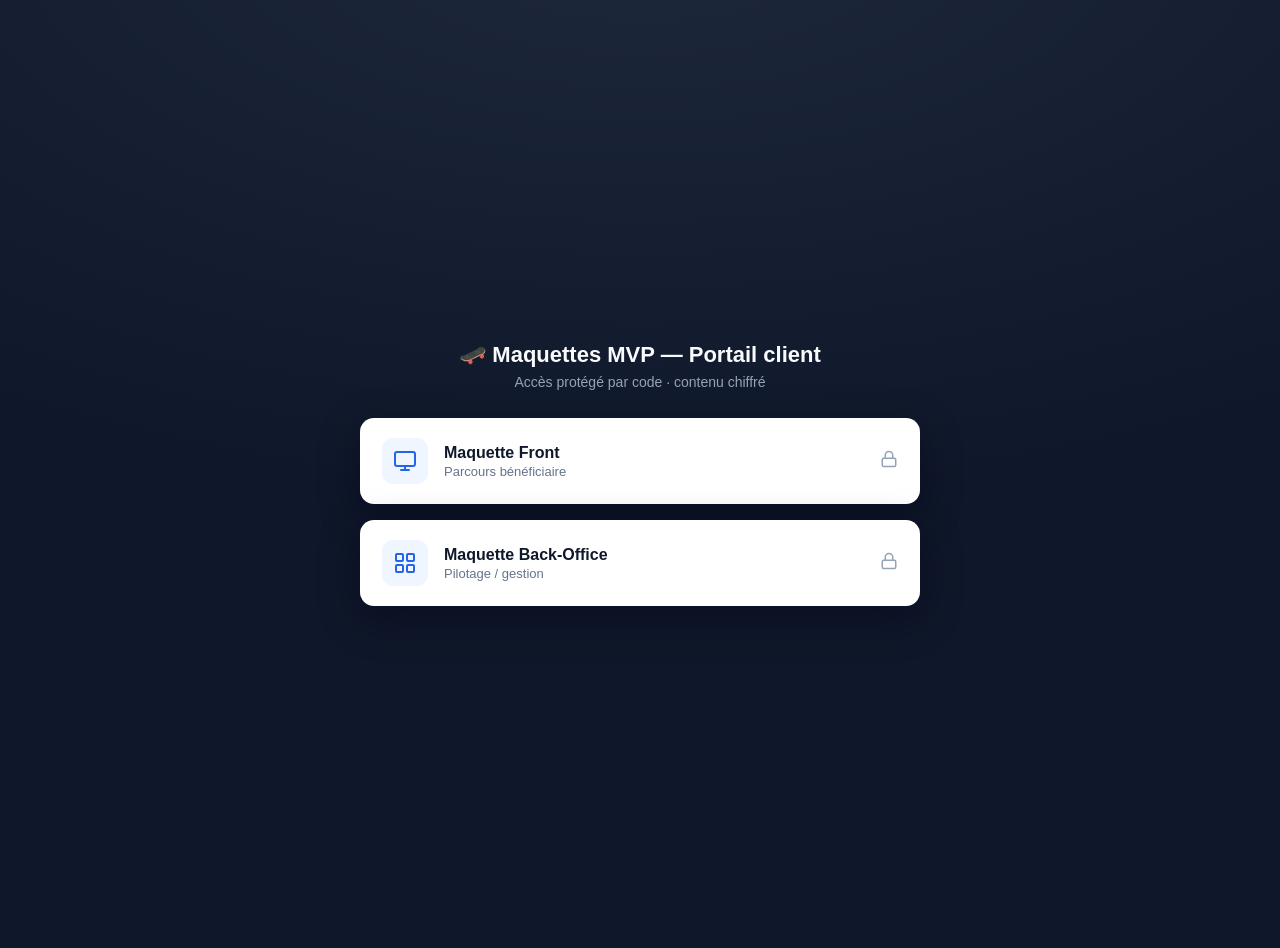
<file: index.html>
<!doctype html>
<html lang="fr"><head><meta charset="utf-8"><meta name="viewport" content="width=device-width, initial-scale=1">
<meta name="robots" content="noindex, nofollow"><title>Maquettes MVP — Portail client</title>
<style>
 body{margin:0;font-family:-apple-system,BlinkMacSystemFont,'Segoe UI',Roboto,Arial,sans-serif;background:radial-gradient(1200px 600px at 50% -10%,#1e293b,#0f172a);min-height:100vh;display:flex;align-items:center;justify-content:center;padding:24px}
 .wrap{width:100%;max-width:560px}
 h1{color:#f8fafc;font-size:22px;margin:0 0 6px;text-align:center}
 p.s{color:#94a3b8;font-size:14px;text-align:center;margin:0 0 28px}
 .grid{display:grid;gap:16px}
 a.card{display:flex;align-items:center;gap:16px;background:#fff;border-radius:14px;padding:20px 22px;text-decoration:none;color:#0f172a;box-shadow:0 12px 40px rgba(2,6,23,.4);transition:transform .12s}
 a.card:hover{transform:translateY(-2px)}
 .ic{width:46px;height:46px;border-radius:11px;background:#eff6ff;display:flex;align-items:center;justify-content:center;flex-shrink:0}
 .t{font-size:16px;font-weight:700}
 .d{font-size:13px;color:#64748b;margin-top:2px}
 .lock{margin-left:auto;color:#94a3b8}
</style></head>
<body><div class="wrap">
 <h1>🛹 Maquettes MVP — Portail client</h1>
 <p class="s">Accès protégé par code · contenu chiffré</p>
 <div class="grid">
  <a class="card" href="front.html">
    <div class="ic"><svg width="24" height="24" viewBox="0 0 24 24" fill="none" stroke="#2563eb" stroke-width="2" stroke-linecap="round" stroke-linejoin="round"><rect x="2" y="3" width="20" height="14" rx="2"/><path d="M8 21h8M12 17v4"/></svg></div>
    <div><div class="t">Maquette Front</div><div class="d">Parcours bénéficiaire</div></div>
    <span class="lock"><svg width="18" height="18" viewBox="0 0 24 24" fill="none" stroke="currentColor" stroke-width="2"><rect x="3" y="11" width="18" height="11" rx="2"/><path d="M7 11V7a5 5 0 0 1 10 0v4"/></svg></span>
  </a>
  <a class="card" href="bo.html">
    <div class="ic"><svg width="24" height="24" viewBox="0 0 24 24" fill="none" stroke="#2563eb" stroke-width="2" stroke-linecap="round" stroke-linejoin="round"><rect x="3" y="3" width="7" height="7" rx="1"/><rect x="14" y="3" width="7" height="7" rx="1"/><rect x="3" y="14" width="7" height="7" rx="1"/><rect x="14" y="14" width="7" height="7" rx="1"/></svg></div>
    <div><div class="t">Maquette Back-Office</div><div class="d">Pilotage / gestion</div></div>
    <span class="lock"><svg width="18" height="18" viewBox="0 0 24 24" fill="none" stroke="currentColor" stroke-width="2"><rect x="3" y="11" width="18" height="11" rx="2"/><path d="M7 11V7a5 5 0 0 1 10 0v4"/></svg></span>
  </a>
 </div>
</div></body></html>
</file>
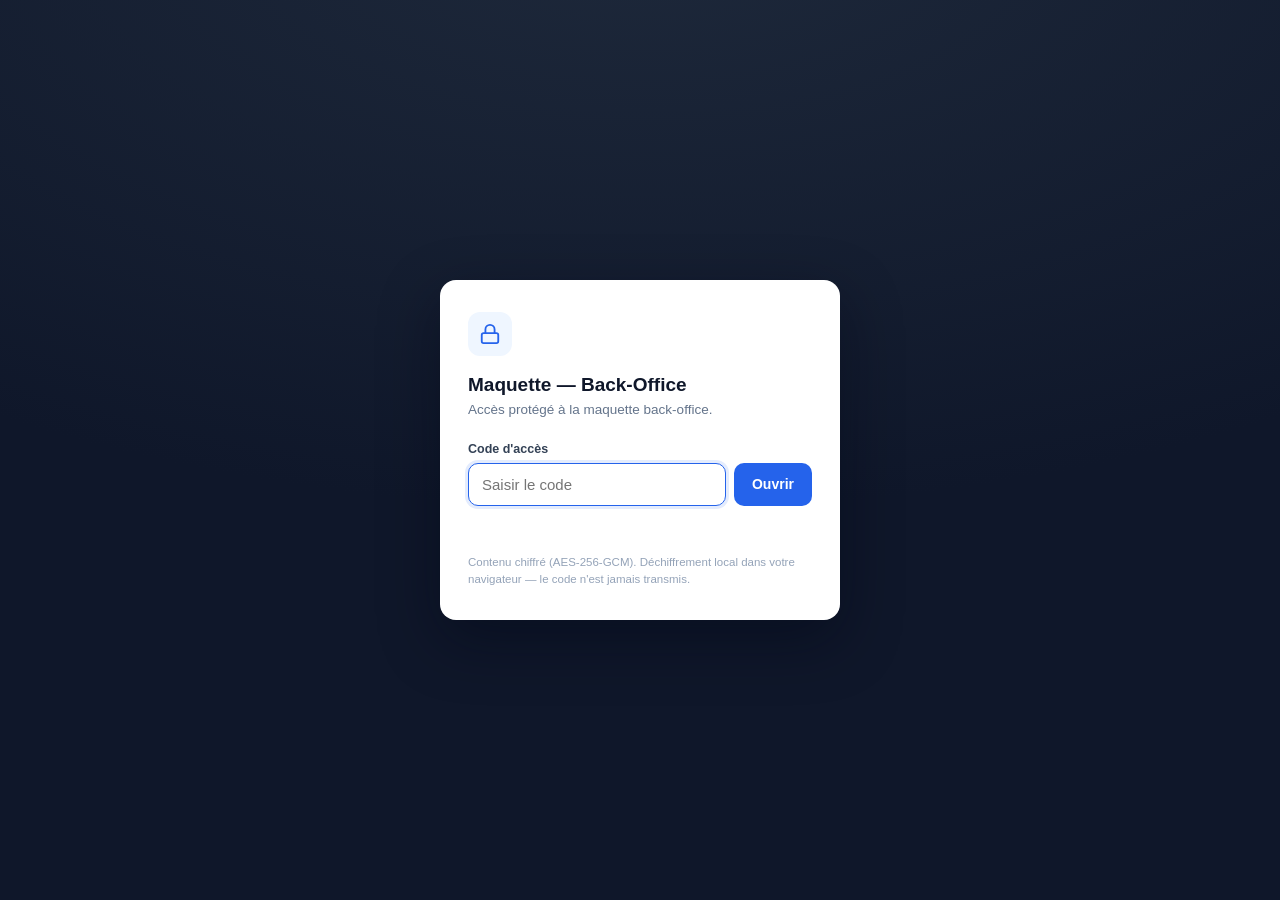
<file: bo.html>
<!doctype html>
<html lang="fr">
<head>
<meta charset="utf-8">
<meta name="viewport" content="width=device-width, initial-scale=1">
<meta name="robots" content="noindex, nofollow">
<title>Maquette — Back-Office</title>
<style>
  :root{--bg:#0f172a;--card:#ffffff;--ink:#0f172a;--muted:#64748b;--accent:#2563eb;--err:#dc2626;--line:#e2e8f0}
  *{box-sizing:border-box}
  html,body{height:100%;margin:0}
  body{font-family:-apple-system,BlinkMacSystemFont,'Segoe UI',Roboto,Helvetica,Arial,sans-serif;color:var(--ink)}
  #gate{position:fixed;inset:0;display:flex;align-items:center;justify-content:center;
        background:radial-gradient(1200px 600px at 50% -10%,#1e293b,#0f172a);padding:20px}
  .card{width:100%;max-width:400px;background:var(--card);border-radius:16px;padding:32px 28px;
        box-shadow:0 20px 60px rgba(2,6,23,.45)}
  .lock{width:44px;height:44px;border-radius:12px;background:#eff6ff;display:flex;align-items:center;justify-content:center;margin-bottom:18px}
  h1{font-size:19px;margin:0 0 4px}
  p.sub{margin:0 0 22px;color:var(--muted);font-size:13.5px;line-height:1.45}
  label{display:block;font-size:12.5px;font-weight:600;color:#334155;margin-bottom:7px}
  .field{display:flex;gap:8px}
  input{flex:1;padding:12px 13px;font-size:15px;border:1px solid var(--line);border-radius:10px;outline:none;transition:border .15s}
  input:focus{border-color:var(--accent);box-shadow:0 0 0 3px rgba(37,99,235,.12)}
  button{padding:12px 18px;font-size:14px;font-weight:600;color:#fff;background:var(--accent);border:0;border-radius:10px;cursor:pointer;white-space:nowrap}
  button:disabled{opacity:.6;cursor:progress}
  .msg{min-height:18px;margin-top:12px;font-size:13px;color:var(--err)}
  .foot{margin-top:18px;font-size:11.5px;color:#94a3b8;line-height:1.5}
  iframe#view{position:fixed;inset:0;width:100%;height:100%;border:0;display:none;background:#fff}
</style>
</head>
<body>
<div id="gate">
  <form class="card" id="f" autocomplete="off">
    <div class="lock">
      <svg width="22" height="22" viewBox="0 0 24 24" fill="none" stroke="#2563eb" stroke-width="2" stroke-linecap="round" stroke-linejoin="round"><rect x="3" y="11" width="18" height="11" rx="2"/><path d="M7 11V7a5 5 0 0 1 10 0v4"/></svg>
    </div>
    <h1>Maquette — Back-Office</h1>
    <p class="sub">Accès protégé à la maquette back-office.</p>
    <label for="pw">Code d'accès</label>
    <div class="field">
      <input id="pw" type="password" placeholder="Saisir le code" autofocus>
      <button id="go" type="submit">Ouvrir</button>
    </div>
    <div class="msg" id="msg"></div>
    <div class="foot">Contenu chiffré (AES-256-GCM). Déchiffrement local dans votre navigateur — le code n'est jamais transmis.</div>
  </form>
</div>
<iframe id="view" title="Maquette — Back-Office"></iframe>
<script>
const PAYLOAD = {"salt":"GMUqNXSudL8zoxibS8zo/A==","iv":"ZnsIPS/vYMjKfea9","data":"QAsLwZmVFj/vD2Ztd2okCzmRJ4znrclCDJq1gBgtFlk+QByiZS9xuWuIsb9wMOW82w5EWB81xlU/dfEn2KOCTxZz5p8frKLrFZ6HCxTCJR2Hn7F1H83RGdKuCiBZhZhxikLYNfFXSOB+7sYzyMYeAs7uZOOplgMORg+WeDY819FemGoC7IUY5yMyJlWNnABwaMJbK/e8JBhxm1iRIYZWXrDexuU/iTbRwPCdvPR3sZ9sIdOkTOeJpDK50atplPz7jcMHed2zzH9njRsqhnS2ypvNsFvQmNRrYJ7gpG8IrN6dYKZNIz1K9o2QfagoIJ1kFP5W7+EsTPpU6u3KVXvbK0B8b6G6svQWkfRiUh1duxKPu5VcSJ9ddLURrjsSXJHivJcfDgQx+tyD/0lBFUuYxTZ0rAif2vXBuLJCs3KSnSjR8NRDwghCD5xW0VDdhvwsGjnHdKGwM9dNwktLAxhIKZQhtg3W0SmTvmk4ojL29Hm9zVUHqyGX/AYOENdMPp3TCpYl/74ADWBcYxMIgIOvqLO1Pm8aSfHL1MQISRSMRtZ3DdnYQWfrISgw/Nasr0o9QQu9TqKRqY342wnl079uGbgZuN5/yk5uFUINEbAc0LS/uIM87AvdtqNEbAM+zXBvE3RcvmefTLEsAn6cG4MkO056SiM3qYJNM8Zcs0FVB0PWwTxYtqMJzsc8ppTQBSeqS8trvHIF3r/G9HCP5b92ll5klfCCobY0xuxt7z93a9K4dOrQD5NN/8gYWP6gbXbJFVYjCKXyvsxE+/Vx48cGMCMyPsv+PO3K4QeebdNYiomNzBuzyygb/XA+9WADWUsmv66xN8tmuKdMC4YqjaTyb4xZGNsoATLXURmdFW4xzdnHcZelMF5flEU1XjJilu9fCVmd5l/hX+4SKcwNCXi4zLeT7YcdK1skCCOXEjC4h8oGO2rnIoy+ZJOKVuJHdj/H5dSVaX2f3E1N0RXkHhK+7SEJvNcnLBOLSUKcBhdi7JLFWhdg/VHnSqGxbHYiRqyd0nY7K/1dWjO/Vg1+iyyP5l8WsshqVAKzPRR/FS11NuQmoNH++ejJg1zxWc6Qh6bvBBdelYszQ1MRkGT9B9MO291arzL7uBaKK2PALJ5kZKmnTHuOpZfjJS51Y+mciIgf9W+0BvWXMD9qGonMSBSJuZOY5PAbrZLVYdxGmzrVZqSY7mXbQ+8NUvigU1jYb9mZM+y/cmZrZObGKc+WuCUymW1ReME23VmfQPXESqD5s0qxQOa10PFcCLbPEwU+VFKSXGua0o7NmsXbU0aKFGcCdD/Q4ZIjyMxsJhsCmKocpp9xYmfhygleZoDtwa+dFBc19wDPvDJ4LKEz4D5BGkCjaZVYwrJpm7hK6U68d95Z8vUk7jt6GWVjbymNaGZ6y1s/tyRzHM+J3r2l8J32EGdGaFSW0K1KkwLh0Cm96aKNs6KT18/exVfNoLf8yZh8u/bDmB2aZLag8Ss1QftPonkkDVpx+K+8RUyMCojlg3h7Kfim6Zj5ttUA7QLKRMFH5Z5X4X33/vSSrr9q8nZMpQbXhWQgsyW1gpLIxhwnKMSDAN8SVe6OhIXZWxmPVzopUMyqbQasNojjCpFl/1ElZ3JARPT2YwGfIY+2ON23rHnOhNr8A4XfqX6zkb8b7Poh5bOqdJbv000lIxoNOh+uAl5WQuUbC3r0t6qiocVyKvLDbkrTZfe17tbxupma8uPFtkUn6BGtZeROi5ywQaD2Z9u51RE5TQGjCb1Fa3+RThkOAkbnWouWj6ETKSH/vYcDtgH9vr4S8t/oFB2fRsds/CUiieGFqdrgBlIltrQnuYNdy5RNeWY/VYgSHlb/ADN20oJSr6JriRr2zNRdrPsuqxxGuPZSNemWhJM8NGq7a99tYmNcekTrLOS/YfeKF8E7/vIicKkQrqA0ELOTcckTtshyrzktzJ6Ij5nWlmFWCH43lkyaNRTHK1X0kuSdqC9o5morq0C/1RoZe31ImFA/J8efYe9+7s/xccVefZzbQWtzvcFNl9QAbkvQdvIWUvZofsW+o6Zk9h7fjMxgLRZpPVBNeKMbwY2pbb+kVG/Bv7EgTCarcoQtGpdbWCpWqWy8YyJmTphCBUBHlF8v4dgLLJGHuIpNTm4GsTjB/HiwB6yMLMH9+he3ahBBkp/TgRMQDt1kkAEpjP3HISkg2EqKHNoj4dLPGvtxvlunHXh3IGL7vw2sfYjrWJDsNAhTJXK5rL+Kl4BqtGZmwbbWa6A9LVd32Gssof2VIOPdgHGiDy4JZkh0J53j/I5pHIGtQcayj2gwDNY1ey1fcbkWkG2Z6YE87eFSnv45e/cY5MF353fZDqfeue+6Y9SMHwvX6++UwSAGwTSufurTgcEQjBh9aZBw2xq5TmpRzm2A4bQEXW2R1/[base64]/C7N/vJLn66ob+gQOWrxw4gXOmWBkYs03GMlxmNgE0NuMxqdsP2vpcveZSXDa1SYPSL/r7IQXsskgFmo47jyA83Uo0gqGRUyJ3LFdu+dga2QCLIC8wRRfYj2kc+nUswrFyOkXUlma3alJIxruu8jfJlur2uzue4xfAeYdQsko/6ArFBYabJEJoHbsWc0/lgehyWNBbgkTkGEkI6hQtC6uTkL4AvqaKxM/pGENuCDYN6Xp/FQr8Y8zYm3D68O5WBjonh65lJTJwDTPRV5QM9aCX5mEU0+uWEDk4ZXZ6kZzvR4S+YMc05HkQZOPELYr8cL4vpWi7OQV6pxzM0OMZq4rac5b+ZmhXP9yZcCvgsqauAoz/lsudM1ajTQ0KYP2qxn0GIqKOlwoSO44k7l27OuhaG26B6b4RFvdttEbdw7x+g1Oer+NNuRQlLJuskMpOr/DRjHsGUAeG6Wjr7CmMrbOMpbhUAVpM8wP3lFi5HNl1waoQVkIfrA7M/u7ODk94P4WF+tH4drSOizPIKGQNzXZWqI2XHI7pNIFKuanMwn4uQaUl5rJyTyfU6DEdemjiSUtgC28xbY+C0p7f0gzMJBJ+BMJxsaAGMaS04BW2sq86cJm11x9z72xOhPQugrSXqKWdvhYDacLlmPeM+NdWXUemrPVd+8mBT7dS6ZeZD4YBJEixPds4gy/GsHG7UNfnJAdRw9dHgskso5maRE/hUGz9mXCyGdH0SF4ZBVWaGp+qhK//t4B2Gz42V6fv6DRU7svgR/d4/h5foC44i8+ohSOcETOoqaSfQjxxSCU15Ny0kpwkK4WONKmRX7NPtVrYa30qd/mX6HBxT2IWvZHjHcmdC/CnK+XA1aXC2EbVUl9hoXeCS7ydyb6BOhFQQhamTs/EJOUDjiTXsJ2cL308PyJcXEEGSYcV6D65mNT3Gypy2xD+F9yi6Vyp1nMlafVLd4I5XDqd8PYxs/w/HV9y76oYGwJIHThbcXtclIqF/i5pPnfO4VnrIFBBzZ5DEzxN8F+tIpGHsqEl2+2CsrJzn02ckSrsOTFzRL2sjJmxRMKBvRe7sVgsuLpMwfg7fZ2KVl5VE60CWWoLGw4hloRinWR0JmaZoIb8luCBKg9Cs0Qf3ZuafDUVuS0ScgGoBstWnR9A95QIEYfHd5KGEKIUIqFB2SpR/K/H1mycuugN2MIAEoiE7sETCZHXkUnE0V3httD4kIQjQcqjqHh6Y49UXzptTdp6OALaHfsG/NnPLXnqGn6q3Sd4it3OlyAHkgFGNxiz4vDk+Sc6lazT8yLvtANm7HO7/mjyQKCMNxx2uSJJBbn1yDVz86N4s0qcSWEcxrpiF8OoTVTQa5/3eeuXev3Edn9SHZTeU/GiSQCPMOU5R8BzazHsyW7cz33Lj9Jd4a7DQOhy0ACDHEMdIBL8WWX/vdJdUXmmrQ7l1c7BGsPzrIgbYzrnAOng0s1EK9RNuIDLDKm4/f7vvRSEGqx3iKYtmiBEJBtMbuKTUYWnOc6VUhV78k5HWjGmFvA6ZKM9CXS0TpjM4QXsxh+rFimokpr0HHDnhNI8Lpv+aYXi6k7gR3uzad6rHZMycN9fN/W4fP15PNQMIbOMZx6QZrhKQs7twyDW/bTKvnoZAuvBsAMhLHRZlIJWaMHK+BIb7YuEutw1Vr/LSpUwsPpzWvCz+Ck2PAfTJm9IKj+EHQxMT5ouNEvOp8uJz7679ef+tsF8OOHDXsKDdKHiFaVwL+bKSPL/EOJc/FStKDzxbSpUxMk0gtBQLehCGAms4kR9oygoRtVmhHMBfsIbsO0U9kCWO2GLPbISnPRpJoCsWi173DZDY7+ud3hezT5YnRVAS+gVkotaMa41osfXAbKwoqw54UTnfVsu9qeNYaTjomv4c+wN7VgqOY4NiAna6BhxO/PGdw/bch9Pld1RtGbV+DulTBc/6a99zsbTe/ro/+u6g6wpZuvmNsOfQeb2BRUS6xCyGIoVd7ayguwMZPQtWBYOQytA4yDjYvalezx2PQM6TcFNAAAyZ3QtIpkRZVgOMdJgPm2EY12ASvW2L7SFhp6rt+ln1p3GzX0p0wtQ9pWuOUE+PAR8E4tXg77WNFoIz1Tt5FcpC5A+RnMw8w7MsYBmlL/gKPpMXBwDu3heDtRDPlijrAWOAHfSMzIYlhqoTRch2EB2OTj4IM6bZdWxm7dQYmsJOkmZcKiZ5fp5bPEN73uuvRuXldGRiKMvxFXrDjb4iZBRqz/38rCnPzfkgSISlbrtnTC9sOg7KwOSJY5viTFn+IKK2pxKObjeIubc1jd79nl/mP4jnoHigyDL5Rvxwqjh24aAb9t26WzDNeKH94PnR+Ljoij7O4mCnQZpdgo427yiu2rs4DLtBfj5EoDtKEw6Cuvv+qmQ2qRl6wKw62pHb41j0hV0etNAHqrj8tGwJskwZTJJxEK31VyoVJV/kwtMss9LQazVDpI7WPloo6lTMvYjnXm4f5qzGZ2D+ORH7r9csrdcZA/vN2uZ2RVAK92hpdmvMUpPLGUSQJ3dXH4o7w/1N7Q+sUXE+VE4eLntgFLkuLGrtM4sWNT90P/5qlG3nxHtD+j6qQNYzy6MXwt2a2PFRbIpikjyB6EoDJPDimJOveePJ0pJoPODtNaKHxM+quETNRlHJtxsuVbz8ulDVFl+r9v9UeNDO8yjLPpc5GKDM4dKAYW38S/D03V2U8PaXyyva0EV0KhndTMzs8gFp/wcyVrH95+Ypy2SD/og65Sfgyr8sKzmtTn4jHnPd6XXnmMxRFYjF3toEFNpE27cJzD6I6d+j4a4DbGAYgKxKmnzi1zzw7LO0celP1lhA/[base64]/62xUJ4NXhX20fQN4wxdHUT0ezV4MgWEhpFnvaw5NeSEVEYI48IDBgvQdLcLry4jLX8UnlLWn4QllykH0Zvio39CnWLlCJkXewVKwakKGAn5jDQvWxFbvOmCpDctm1c/[base64]/cOg/T5iSDyZFIsxajoFOEgF4ev4bD3MBEIZM2g6YIdR9ev+w68+mEOlTsmu+ZpZ1dil6WPXkZKoV9AEc/qX9UXFsX6TontvaY6LzJDN4ynWrCUWn5gHVoJr9v0O6vjVH43tpcM08C/1Vaj/pBulizJeBco47FAKg1lNHGyyLiCamIHKCWyVWzKY9KjoN3wM+vpnLXK07nKFRrfOsNZI5Mi7NwHf7w3Ujm9EU+shp3CcyNn9Q3zrxxYwhcRtVV5XH78Ja3f3/0J0BABvX4g7IAIGPjiN70u8Td7GXsOKNTE3wrD2d+MjUm88QWevLan35pK7CkkdzZwwIBeGUittqJdl82fhjkVGIuRsEytVFxPhcNmW9Vq8vYRgD/Zv1jUyV63Bjk8aWws870LqO6rupJW9tBBp/Slt1t+OH5Cuvem9eIEg7rbWzWpFeU18cw7uHNecv6da5ObOBGaD12Xt/GS86iYdYmVcXmRy4CjymUyv/MLthdMJDtRcj1yoPV8yg5oGYe6iF5Xm6+zUeyX46Hrxghd6NxYaj+09IknI1tVxk0L8EfYGBVBlToJv7YiQ15rpfVEFWxxbMNsGIVZShCTLAmLYJAHl81Ym5kUAgiieRO5QP2HyY0LvFswNX0cp/SmspydP2Qwk9htYPnazqltGvO7sYgf6XINYBeWj5WJEt+W6VmFT98247DJDFj9TE7J3/Ah/u/9bEMlYxWJxkXbCLlRhXJvLT7jJDcgojNHievanUzTzyssBd7Zc3E/IaGtm4JURHSoANrLfOPhlWFbl0A4ne8MgJowA2Cg21zq34YYAW/de3kIBLvfTXCrxJDkFF7o5fUS7s59wSsa9fPKoSzdfcQCLxHYZCZuwnUcLKxtB4B0x5niXDS6T/MtPKltWXLbYAsMLXVvmXICQqtJanXqCYvG/Z5YaJYZ0RcJjrC0i0RLLVf3Chd5kxg8+EkZenDI8B5E0VlUi0VnXG0mBjrpGoQEldFg2e7iD06M93/koOvskn1G2hZ3/iCr2VT8UPFd/yM0Oj8ID6uLSKoU2LPiCEF4Ku9gQc/7zUIcTAQBGFpdV+4iyz16ty8rZz6kSDoYEwm8OfIvjFJO1yr84TvEyEUR8YYeUreGJXJ34H4AbmywpXhxNSgvkhW9ieoedbn5i3goPAAvVM2XsCVswVpIQ5u13AQ/RX2IO3sAdtJMQKJxpq8vdtEcSyv2777/BsI1exTbK7aHmcztgUNVZlAAXgqUk3RRUvStF/XnXU9bcSjxNRynJoj+fB6XuC2rfd9zMy+hSmQYstlbLbtB5kMg+uHFgSvv170EJeBPTRtUX9nOD8nx9wYjWG9VncB0Odg4UmfAhyS2QsuGlehXJphz6VnzNF0xc7e8wfpdTMOJXAShE/fkP7xOTY3ecaAs8QUIHyUaI/NGVxMaQgs2Ih1D/9CsKOCOkMpcLTcZg7hpTWjjOi9CHAR67brXvtYLkaiZysS7IqNGonlqgUq12fgST5FD8H1DtlHzatowM4ZbB2NXPARVJspcxXiyMNkboScJhrG/8Wic5/knTPXbp/TrxtyTdNnjB3VjDO3qnbQGQ0pmnJMf0jjloyUtKSMlz+X47uByX02yBFXoZkMcFee67/SxYrQndHBm7fiyZuQtoFIaY6fVaJMpz+jBjnhAM3q6kxV3ZyopVCsRShlf4vk1Jo51SCvC4dn1xMdMght3/YaRB6g9aJm48h5HszukEQKLKhitWORRxDJIcxY7Z4MgFw0VunTwdrfRcwLrbgPqh+if/6e8we2wQKRvJFr3oQO6LbmIU2TJhwvagkm7BBlf1LN7T0pOIoa7QtgUOPzw5aKDWaGhucXmGAoz/AdPXyEomjNKGbb1nrR3C/wQgYOP2iVKtAMbGYeBhxpkGHT53hKvG1x802cWNc82IMoX5OWLznTOxlh6Ps91JBcyoIzOqKDZrupHt1+RS43qzy0R3L0G/abDBXrkdgDe8M563RG3F306b1tmTLKhkjszH8fGFthsWIhjd0es9xKvrl0Tt1Z5C+RL6+tKEfRu3U67fZBUmltGflrjZbUcqVi664DgrUNXRur+x98iAGrR3Y/4/HCBHFvGYKXa8zWw/vKJiCMDBq3PbZl9bTZ7VvWo3zaDC3GJoz+bT+ZiRO22IaEM5c7rPpiwKXZ/hZzKRJpPw10sJ+ddErbRlLJJWf0NhDMsqgMqAkaJN4YuhUPR2sqKBUH8WcSVAv50zv/AXd3IUHgLIfyQu1547hfpoVRghXilTqXbfs2eW+WSKLkP/pWXsOyANpZQ/K5kofjps6vpVNDNMue4hAj52CXgX0pPO+gGVXCHz8XmhXPYGy20gVwdWTbBxyxHUiajbo9UCqxkyo4VLDiP4ERS4kbssD8WkYhIcAH7/r6VUhKdxmEwzn5QJI/pxXjoLtJC1a06RLutkebhWdgHB8dhYefAdMM4t4YDoikL8vQvKYjxCqNAVY3bwbJi/[base64]/R+VyazcJdYXejhfVPG3GGOCb1siPAcxgntc6gbCwqpfMAVXCyX1pefv1ZXe5W8Tqq8i5yyiIWW/CtgSr7x9JOHgklGOCigFrEZUZgPFlzFWBd+x09iprfhHzG1HSATkNM1mjeWyrul0GHZt3RpNvY6wjzrYR9seMbMjtKDO1F34gT+ZLRa6xSFm22kGVpoDdzwqUiws6yCa6yPAEP5S1PUtIWYO+N5Y3ZQaB/3PGiMxw5pUUIaXcaE1UWuPFf3tnFOvb4c6hAtyrikWfzk2WPD4b5tZLHfsU4bZZPOgnGCpYbCLYlawa3roPAoaXX8X/9Yd2M6O8CEAX9a+zI8pDu/5E80vBtwJT2SSc4gxzoKyXtp7Q0YseiTSJwFGASh25g8wa6RZkPY/Z8phs+Vz5gMjvAspi5b7gXZDtULUaKZYm+JYnWTqzh6sYUsvC8OBoM3QU8Ph9iJQDC4uAVBQrSQNhYnf3oq5caxFLoY9/Ye8HK9X1qUvydDk7qndd2Kjz99jbGSE8nzeWtFNxQxwSQ/rjFTNjYm73VtsCJlf9U9a0R1M+zvDufD2vzjqoa+XRmz8sC1daHYAyrqiCqPN5dv242DdjVitZTAJA6vnaXvgLsrgjvhhwbMfZQxNcHJE4EqcFoPx2jES/jXQnYoViTuphRq+AG5lvzntHsIKEbMTI0sXBAoFFtimwTMUM4etWx3wglUXGLBFi1/9zMC6wFxq4RUjw5u8Osli3CBcXeEXJSot5MBmazF/v9KVERxtyHVtBB6dsN8nBeYfC04fhywUpAJSTz9Aqs3U/whxHyV6cKresGiQ2SqYtKEcpWvGNxmglzZ9+rpBm3l2LwO1hJt1/vOXAi+nbMtn0imHLLvshZm9mL/6n94EwcpR4YSpgQa48cgHSwb1/R2lqQWXY6hE5z5huoiySNXWnHDT7LkLQGI+kAeAgdouK5rCjVmgHM50sOcjECuRnmGM5vYJXSP8lWtv693hDNU1nWb4ID5OV9RgCDzNvrDxW9eGbA8SPI8o9jbvYtrPpuZgERjxz0qpEYiWu0ezJAEm08+Or9OLojmCeXliG3v7i/YEhVx7tFIS4tezLbWphzmYSlN6ssO6FLY77uwYOnZHNmML3UdYX04vQRZ1zwwFBj8hnRafhEL1lq6ceEARuvTSiMNKbdoTNPB+oK4s2bW0KL83nWP/nu3mGT9/bMQ76/qgsAJpUZ+siObF/7NJQ/73oXnx9rCUSKm0XWHYYoBx2Ixhj2UycXnlmKR6KrHd2G15carwd4je+PEtC3i0UmfMtv7zGB/LTLvXgL6/NjaZnN9ZXsFdRyP3l0c6SxG5LNyF3bNjAsz+fsX0l4ydA2LVZPrNGxeGSWlrxDrip2qfdAEeqww5LqeMn+zODQSlwVvDQcc2P9zCxuFYYM8cqy4KROoZ7bDb5x/gof1bw5NXTPxzby9DJLJ+XIA9DuaL0soglemYL0QhHTBAvrqy7gi7HXZWySXFU+QVcxi2Gt1+je5xx4Ws6ixMTx3B1JVStp+fDXgCcu85KVlkq+DjDjzRi0r+rkA+eWxSVMrFdOxmuSLAxEwnwcGF+w0to0LFTtsL4jAy5N5lzk39FNKNSkppVQNbsPfXK9LZ/s+xSZCnPSkXxhUrpUhMmR548hIcwhXzxacuVXwWhgc/GMqLdkR7fwmMdaavnaTBqZVVLAmVh1RED6Q5tNc7mhXtm8Y4CeYcHE9SqtMFnhf75HuuEi2+HonwnnhKm/KZPhT604+jqESXYj6KeluWCPVKt7RC/uoVR5cHfTpcY5NZbbpcJLo2J1yzuH+orl7v62BoI80TjUbGMWo/eBiPjMRL8xb0koVOeYtMRq2p6jcR1qdLCWlIs0/pOw/54H8Qlewi9IeqdTa2R/vspiONwDwUGiQcmRwkw/wzChAb9oKXDrwrVwkVvQU7v2PgjMxXBNiuO7CerIT8IeJMTCafnhqmhlKqbJO5wZDKgCs/XDW6iy/HBUPWZ0m9GJPxcW76VPxAg+6naEyGa1SVPoNSyPwdbVVNg+v+YhAnwmIK07lDITuKi9c8lNtkkn0aXJ6/moXWK6Ic6oHcojFZaZUvcN9DA3hmoMzB59Bz7LqRZN7zDiKBuIILfHt6hghCAfB8UYVFZdAltxN+wX6aA2TXaHkcumVdLHDuqAs9arZXVrocViEylHc2qplYV7wmfS6qDEJoO3/pEtx7vzsqZrMKLS4Dh9AbyEC7Waf0QaQH7Xmx/QsDF1awHu+uf6UPT4oLsw8qM1YdNnhXVkFigWKrt+wwQa4dm372jx2RfrHEEd/qjWp66M80WNRyU8MAB9Kt6P9iktVTuP253rl3lfCPVpV+ra3PRFyUV4YXk64aL4ZVsyvRMYVzbmhCIIlIkMF4L4MP20uJDjPL0QB1TnUQMtzcvqmqp4+/AEcdRCd62kdaEODUJYszJTsYtdiR9PM9CfYvQcIkzkgXBjGWrmdAL29l1gIYR2W6ye/o6IlVKevu6bYKxkj9B/QTPKCunJWXjad0cyVdfesgQRLPtRB7+369ZdImvEef/E4Sa8BeLZMB0D5KLtGnwYQBjyod26MjSHi9BfESajAbAspsmnMfex0hQv44wGqGUVSS2/D9smU3VTdqhcM5/F1P/0AT7LAS5Wb7dsbgHM5k0sZnMDK3r8wx3I278DabCUZkIzdEy7A2byR0cQ+gDVRZXDmoatmbf/BAFsr8gvGJJsh+pnoomCTTV9qhMRIAMvbJ/frqx0KYNo1GTKuv5N9OG9DnOBBcA6th0ANhCqqnGtkwZofsz9M/TeA2jbV8hMwDPwIqgFua8ZyrAMrlYIq/y93Pbe9hVTYM/1fm7Q9Er5eSILBA0Y+Sv1exVWsIboD1dg/h3Q6eH6McHUzfXYppr+sM5m0/O1fO4hzuChvZZFt/pVna7UmmIQNx14ceLKGZtxGc15fPztXOek04zodUn+KiBMDj0gLh+RV2ojRvtQYUwomVmvgMQtn4hNqHkmwEo/JNUoMtBzV4zxEhPjd/zYmPY5/ljtpY6kxabLiPnpRpb5aKMuRINnGP4AML/ZSqrgXIbkU2TmeZFGMQmi24qc4Jymenl623AACaFE4glRv5+L2/qcXE0k/QsEs/Lg0VYIrPJSbilqej9Ds3Cwt5BW99KInmdb3e/XUmBawY8utqqmpt8oq38kqZrvf7FSIFP2xvwsgbsh6DRMskujOlHIrkB3f/CzfMO6cBWqkgXu7Dj41wvoIv5Ouo0D7lnxEivz/Ma4WxL/Xv6oh6fXEjoAvPUOv1cy4++X2HGbYfFhQ4ye/5cp7K3kspDl1t4EAd6AY/KnwZNrTL/JIhiFsWSvrBYM84Yqvqm8NMrUw+K/lxcVxVulaqpfQdn969RfGwsz+Aci/RmD8DVLvg+Ye3qTH/35AR9KUOE6mPaQ7wUhlfu5lXb8CNGH0vfirZgHqE9rrT9J8RrVRGs2CzmhytwttESENcpfBFRgGapSi45QwRrPX1BIeVbkNo7RE5u80L73K4FMUuLnCRqEKhunAnWFFaKCzGO05jBgqO+hjyyFuZYt/pPdf+RDFpIV0G4JSDunOVwIOi3UumlTp/Sd4IRudJmY48eKRUh3Wt1YVOyiEJwTbEjCoq3CtbScYASu6vFL8Y8p3NA7IrODWl4b0GMnSgQ+7+X465N4UYYGjZQ1xs0UIntedsaOLijthlAjiMrEH3doqRReTD2x81ltNnvD7Z88Bw8xHxWnczZb3/bp6mSsbvgxOzzJjKK8ABqVOMwVfi6c/Rcll/rH6w/XUaFktmCezGGOPFK43OpafOx5pibemjTJ2IXTv0IvrYZuocnpKe/t5bDA4i4n2lwO7YZ78MFznaGGSORldQsNH77z+RGPuMrRG+KzEwXT/yaw4ZCbz8E/hHdxNlCdXV8lydjakxCe6m8OPHhbhzlb8QB1XBlq63vLpcjwbTrO0UEm54cudW+zdJSGSBNPi33ma+/GinNviTzTFnsf5siRhzmmx5qSGLDBsauueHY1X4AffCdJ2RPIS2Ks/I04gz3kgSy30Ti6A/+KZTOPe1mkaGLPKbxrqfngztXCdbYTWZni8zBGADo+z7JjTdLC8/ejGWWdUVTejQPqeaVm3f36vqzkongyyTewhs4lLZIeoNUKl+42Ti8+EgvNkrU4v7lYt8QrbRUOjSOi1xWpD/HfavBBNaxieO/yxvgPNG5QCH7sRbmGCBWQhjPTX6DHDLz7LsjKcptybkcV9pNsMDZeXAAsQyLj7csRK3ZWbywnaNZ4Q5aloHCvD0ytb90zGlo4ZzdYwiWk/5iC8Gq08mvJUKixs4lnbwkCuCb8xoivAxaC/pg46geacQq9gLjHSwVQp+njpWeKFp9DLnZGMUlsrCx99wfHS5FDr65jHKlnchN3FnNfdOTKTYT1Rv5rtaWBgmB3JR4HfIHAf1uYwlGy+p1t5B9/LFN1L+h0y+o6xw84DB3U9+bkzl29PC+B30tOCUSq7dVG+Mddhb1QGQQrkI3QZufl1EpBNzHHx8HMF5eZAAS7gjGoZcex/4odme2iCGrqmdugeq3Ghb9yYkhAKMHugyeXzZE8g9k2dDt146x5gx6OmNulhpW4aQ2vP5I7uvepErr4cfqFEsCtVzZ/Vza0HcVTlw/37pRY3DrRKaD3zz3twZ5vTK+zcIrvdiy8C8DKf/KVcZqv4TelKRuRH3KEHksi6un7mgnoYcnt9XowwC3QyE64Ybr52TSzZFEpGNHxjZB+3l8cdM4sYugr8kQYyc/QmxFeJdo39qlSjss9j5+yFb+hCPBtH8vrH6ISUXp0A0DUB3/4Wogw3YlsQ8dHSXlG0wpcP3IjviJYyNqEbB1RoZM05Q7jyoZfIDVbfu5WWDwhCjOV3tbiriIYFBWC/D13b6xlDuQbhsxiPeEje8qA7B4ULb1wJknygsONEhQ2BXjZQeuqaNFyd6XUwAuWuOgo/H4rJduwY4GDdc9njrO66uXxEIxi+kFgibTPI1uHSIotN95UfZA8c23DKOqPafMafMQkalwQfIB475E4B+OfR5Oz0xd/[base64]/21OHfEq02ECTU9DwCko5VqnPIo0VpnyECwuWmPlhKeYcSyuYi//FvlazmWy8K2koV4fFo26wDrtQxbmsX6cNbNr0uhsAGJhAEnNDPrnzKtxMB6yHLLZzzVQEr7kIs47CaMQd2l/c/G0YEzHY2qZ4J5HhXyk2+H4NhjcOi2aZax0qQeE/W3DVhSzIePICsi03gk85o1TFWKGYFrxBun+jBsn6HZKol387OERYNmZbbi7NzGfTYwCG8Qh2N+4Fz3X1f/Cgui3KsCQALdgqnKviDzpM4tU+dwe0yWnV00wl6gsC3pzYmNL6xFjM6m2b79ax9ySXosnoxS/s9kd9MHAENBBo/[base64]/Rw/qye8LbhvJsFNI1+skhh0X5LFUTqw9LgBA1B75QaJJ+25Ee7wnNFidPEgbouuND7QOrolUFaVyItNNATsz9CmyihVg8FLb5GlmAuKhXVuSr1jxA+NoUuevkebfkHnMUFBXVRSbQbts/2MXolRkW3c19n+QdmN5Q864bTjbIzX2k1BsATQL7qX3U3VPfWPDmS70hTeCghskOaX1YZTvXnr5lwkgPomC3TTroCDAfAl8qW6Knh/WEDoy9e+0SNQnkshAJrvi3JR1ydPG3CSyUqloJXEAbeh/yGbA7XT9oAKT16ZA/oj47UdjNyHHYLmKtQnlybJo2jZVdXUftRtHqiQK4CkskrpuMsIuuNKuLNZLYic47jwPS9JU4+FIBEgTdsrEsTpUKvZgu0ifDREZtcYLXuTkha+VhSeKgff6koZxmaD5rvHFB3OZfuJAvTEk6L8MqVUt2ba77qn3y0l2QZ8bYWTYwKZ9/7LmfbowqWpte0/[base64]/deCB6SaMnNSedNu3Wp4fvTVq7E+UwH7c7sNdNicSucze7eqS2AKOk26ONmylmXSar2mR1UT4ypNYfR5bXVxXGNmISgo3wYcVvJaUF6M0NFoIgt9Ijv7E02Y/YWF0Uo4GRfahB/u+pQFR3E3jOMRR/XZKHXoVyaMBkRSAeS/PCacjjGJwWsClEg2Pgt+Zx0fRLmqyfvfBTTJTsgjGgF8nyvn9v1aCpN/u6ervZGr9oLCS7myJ1L7L1NVHdIl+nsUp8xaL+Q9NRu4HTwuKZjJc4wGo4D1Yogim2JbbzmlH/m05o9izmODYduZt5quJ+LSydUPKZku4YAJ2pkDFVuT96hjrPLFThry6vX9p1NzsQzdtdpJN21+KiEFQLAS9KiLloXjUai92ho2Trupc+JZEYB1hiKC1elV1w2/WTLlW/PC62f+N0iae3hXaZR0zWzIBQmqOjB3Jb/aYxXUpInWpW8HdepHNbpe3bbg7iQvG4X9Sp9prQXcvJs45x9zRgqnpzYwQ//FuubTqSQZFhrp5812WLfDjLfOKYebKnjnsaVr78YUy50NJ+R6jK3IovBPONv9Gjea/h4FQlebCQfCKprg1uuFlfogu0mD5FNSCX9Ps7Cd32Y/KddJa69Tn/QFmgJf/ZsUcjlvcFGMCcG99qOk9w4mpcoGV1Fnfysdkl4gwoOJ7xkwN11b/XM27tDoMIU5WqvC6TFg8EN0Ml3TexpQ2thGkAr+PMhelgWB3uQcaFJcEtrSbZ5MVcrS0GPA36RCNreW8UhfiolTgfXeuxT7a+ShZ5qpdipsK8JstCzGUwE3vmLzxCQy6W/AJYtWiuKCAl5M2roOZGjy4g7jHmyeTGcko7ay/HGS6EgrQJZ9wgeu0IwRWyp6bMD2x/Hz0Y9ILsMIGv7bIPMH7YLXxumtXxfFOfXYZ4QP+0vLUNApUGPYALbmhsY9W/tn10p6ApIN8g/707lmos/oHI/eo6CcqPOimDQb48A/dP3c50YtxvyDUSk2vRzvOfrP0rq/Z3U8b/mIMhD59qNJTqWm+Kl3p4t5E6FqIzHpY5Z7i+Hm1U83QBwK4SzfHGAANwBF7QWc/DStTyMrUOlE0NF+62g8lY1OT+HX8Bbgby+eKX8SZdujrbk44QjDYQ9dmpoH66B0h9c4Zob91HocqPTE5AtTqtQ61bPqujpi6SKpXMzXP7xPlcLvusYKOl4nk6fAX2kxF1gjyKqvI19PcImpz4q2Maixp5CnUQpoB8Ysrgjpqaler/qAt9tKg9asQvH9JIwm9vCqXk3Fw2nTR0auCRsur9C60sH5ePXSSFhrLlzTGguh15shpgQgkCwOM2uB/8Q3CSIxkI23ugyW/S1gOM5Fh4bnX+A8j+3i8ZUsGmmUxjnp37m1nehy8ihVkSB1i13a982DJUXAILW4IjlOJd7C99XVP341WeDvj6xRDp4XgfUsuN4v3amcTa8LAZXd1PT1fnMxmpVPFj3F+7lKEV5z9G8A9kfYG6K+bTz1AeNawAJ/LF5xiy/cJDotZfQGwlJm2MC+3XCJXzbT/cowZcEr5t/By1bSbPLbuennCmcgYSqAIqdADraJ3NnFBeVxMkxeIVfckjbmmzIf5UHByDG28unfNhYDqUWQOjpE5nJn0XtadcibQUXpOD6kylQST6to/SAUSyoOKc0VfiK9XqpX/EhWFpAvmt74GY2bWp5WWD7xiqLcNcEaUpW/pfPia0OoConhq0Gczt856YjAUtE9CPieKgzIG0rlpR84gdL/TylKya1TV1XflWIJ5FOiPv80bkuEwAYdpr5xMAA0bKnX6ZM0gdcZjwuM9/q1z2iJyXV9UUfd3UtgC4/rFlLDIF3UqueXTVxOTRmhXW3WGiTUVD1S5a1XB+6Ux5IdNmPoLcporDb3BDR0KgooagZj/LZgt+B/Czp/3zKSfkHwldhegIiB37o8KziBQMYYB8rXYVg5tgSFowmTRmDRLuUqQe/rTQJW33sTu4HSQxtAAg2DNKKCd6WEP61UVKARxqnWR+/Ckdw3A8CQFp6AJyu+RRVTU73CWT4Dr9kvdVvX5muER0ZG1XNqIyPyilETzA3CagImlH2/fa0RDBRr5tDVRCpfUPiNBigQvBspISMXDfe0RLe9aQfBn6DrWy5+eP1WD5D+KzPgthVKw9POeIIxeF27/43cJvoYoUbyFMxhvQQKkmFD0emUJbEOZPVUcp4J/ggwXutK1oj4XNTMRdMbPTEXmfDwK3MhzBSxwyiUx8LA7sQ1PEa28rset6xGPOB5B0inmGJrgODKHpHMdr7orVgWzDdDUdm6ByzzppYgZqLa3rbj/s2wKaK6Voev/ovKQ6D3EYiOf45xsfHrQJo8YuBAIivG8pLXZ6b1GS49pLO6KrA8TyuTapc3Mj7brJcvH7fS5pV7t+Q0A56h94vjx13FGxJxwct95mf1thX1Yt8nHer/[base64]/PxBLxcE0AeAgqw2KjG2CYv7mkl7dx1h/iLrFwOr5my56DK6zoART+pxDWCyyn05SG3QZRV/xjWoyigr2qbPncbXdwSPPS7H6MWVErgghILV3Q0U/ENiKdE4ad7JzH/gHel2gdb889IknNCfpTuH+CWfxiSd/asc54865cFf/DZGggG7m/Qap9Wy/qlPUk4bCcmTxXJ3oUONauk1WdaD/vpt8zK2ozVHsuh998SgdE9XZPXjHEVdqVWpeExMrHQeW00DjCGd3Ger5JjVDuCOjkeF2p1P8ZLRJSmA/6vukEmuE6gVF0SQNYOdxy0JtyyVIy4JSl0euAC6YviShBF7yksTh7o6I15OerTyQTyazfDJqqKSdZleJXtStAfnn9tcThhgzAE5t75DHgxzU8CHxRYIBMqR4pj8PZhjTc+5GLlOPPb7UsWbe/I1UtJqu0RpH0gju99EnYetsCPnu/377WgIDLzWQqHrK6Ssu07ikdS1GcYYiqBji/p87HHv5GHs36uimfn397fCs/c+PC/MaLQDd1ScnpcHku5AqkOyU25LpamwCtP2KtuSsROL0DCY1w+MgrtUsR0fMrHN9aUFCr+9SJzmavSIpENAQJA9eDlDxH7Y5bQOPoZhpRqs6taTe/+1nmQCHPJjUqqlSWpU9c9JYy5nZx6YbTEnPJaLY7RlC2Sjdt0dHg+IVOBxHf1C91QyGlxByhddTI6zDsU9FmJOoI86VXja34citxd+aXopUMzpkj+PgL1B81UmZg7KZsEiQrelsx2UbkJ+tPr3kIaojO/TzeZklHF5mkEwYfVjKhZhAclv1iB1YKT8tQceNvPfvnI41l7ELAqSpCAbw/taFRG1g7aXks7oddk6Ceeh9wzWPylZhT0nPqr4/JXC3NEqmRjMd1sACNgItM4XLF3hVJRQ7pI4Oo3dDyFFDdfFJzfriKvtkm30uClSlCUuGeRErnnXsFTfIty1Y0deVd1/7deV/37MYH23kiUYW1SRW9S33pH4fjLDDxMb6G9W2aFw1Q8HzFtPKmR2wcHriHd2t/4K5RQBQd0XrjCLXjyQ9F981/+sYpsX/WcLoj/Yb+8Kad94kCq8ir8XT9hMKQ774t4ZzmxzXkzZQUPb7swkVnkgV1KVbPz6fDaEagq6LoeQ+RNpgQ2O2eOVK7MDGrTJLuV2uNO/2pwHD9lqwbNYrGjwcxRpAdwSBWOQ7KZX4aTrtczpKlAk/cN9BD0UiEMd6a3knn0BCMyBR9JwHkNRGTzCgKmejgcCfPZWv9zGrAs0dzqRzR9uhX/gd3oPYnN9wgFc8UQ2kX9Qf9kJxciIA6PH6IxgB13RtiP8Pas0w/1VE2kAxz1QLekGnqUddLnJCDE5iU3KN1JfXzRk2/AiJzhFA3xP7WM3bQ8aGqGlgIiTCZjTFMrw4C6TzOMjSYVw8eonuHtNQ7FCRZs8x02nQHDPxLZ7Bwvwd/[base64]/tohJjB9vLkDygDj7cU0w1uO5IQUqfRGaJ9Oe5+QLm6j0rc7Yj2yFODhukqwdmrj0JLI0agiBsgF4qg5b5C3hq/8Myds7PjBBheKwZr63DB8LB4/kb5DFQMMKOP90o3hO82eyslG7jFLeauLWicoSi4czv+xdRMRuQfKbSTBgjnrJd/gfDFkSy6dPe6NCHZatvRrMuMHuhJse+9v3iBXy6SqYOfvmHetW3GRQ+4DfyRcirKtf4I0uoNFK8TSktHvjcd/yfG6/DKd6jVawAsnvSgCCmUw6U83cNRH8rWqOztiwir7yZkhsc0B1nWE+C5GZHsKkDEzJsOtcGaEocyhmYvc/QoEaRB+84Dx/SlgvTh+z466VGnaRK6QE1zUEzNW2BeX6IP7lqFE/n7VeMOUAtUi210DwXhsW0+VBjGwmDwlqKpPCxGVyyg11mxeM9cCpMRmJp8/1fiu98H+7ot/TBKDTVaWpOGLGE0AJgPX6sC3TbJo33c1g+kAZc9tzmcqdTj6/wH6GJWQnGADGSN5lYmRtiTI+TR8Jvt42RLGXXk86ZWzjb80wHKsNoFFYxCLGVI+akLDND8rRrq83oXKPD7Cav+UnHueWEuxi7Qf3HvTpG5boUrKB2429UcdbCrrxWnz4GB9PQO0zuCwvv2HCm3vvpw3wTKwPoMwaaeCqzuNct6d3ASfCfwhtewOjVawYUO01N5L/aYuFh9gBQeCL2SUoqqZ2evb12EF3gyF8JYNGMs4Q4oNtGnKgTH5nA3/dGU9pCQC+q1y1w7p5pR/1heQonnvaC8ysqlIUc6W5PERSiABykClEfFF5YsTu7CtofytugWaxtN9jsQRhOCs3dhwVnHKGvNrCt+nxoAb8HiU/SKn4Y8COPXR8HJfsQ2bweHRb0RiHAGz0ibEY6alpRezRxbVTgKVUj/MJ9+7/FkZEGfCZOJdef+nUZEgFB/1/YvyzwDWzXvQeGoX0tLoCQQch1unR7Q9Ds3h4eGBfjZ/Q+s0rEwXBvwPdK6Z8X/Iolqls9VqxUqdrzPJkJ11V43l4HXhDW3lrafXvn6E9Bgzeu7EYJ6r+yVi8phYkuzIwnHCEtZiHfiFkty0+7ZFxHTHOGC7VOLqkSAABbbnZPH1ykDKXO3xl3lIQxS8sc0zfrTa01+I5i7zxyVwesI2ae3mdq4QSuXhzSbygyGUZG/1JX8KP6blVzGCgx7rN//a0/PbSadRWw+HcrmZWz0xVcT7Es/da3JTJboz9SlBHQMEpVm7lVb8sdtHj/jWKLgY0Dy51rSjkoqx+JCsFGq9jkleBFb1EKGDuDe2DObXrVn3FCmTzsB8TSNb6NuraZroy+YJDKk4cpsi6ZXl6fhlJ4fsYw2w67X4SHQRmFvPXLUialk9ULy/9cApljPP2RwB11a36CS/v9iv3cH9oA2mHGZYPUbYrVe2NJf2p+1SZiYXTYD9P78O8ZK/qW8aUAi2wtAe+j36SmmAI/y1qrqHP5uhoY9umCbciTMafbiSUNevaxwNXB1Wou9/25tqRCG8jGZY6K+0lV0yM/0KTlTVIwF65dzq/Tst7bGkmDNnWlMku6hZ7XEnBC3XRGAAFA49PIYyo6uIkcBGFFGQzb6T7LkS9+UntD1/KMK9pqlKhl3bSj0g94NyRSnuCWh1tFz3J3TExLeHfIkDFcLboTtUzQ+0RQLMlENWi9F/+iRX/fDb+T/KiQ9CyJy9mOtpy6vj2A6+4dzyDK3yvDkr5bmS4hMtWauQ/nr2j46Uh8sBnxpPuLh7yfsCTOd4UstBfHrmj65UN9NoStiI8DDj0WpI2WiUCQhnO1RfQufGdJ6tm+R9to9pYv/UFLnXozx1ysJindRUhnJvMCWM4Ug2w2dPwFDF36cpwtpdFcgmEFr6Ykk/8gpOeD816fmbfS+41cGRAHTjZhKSmn58IDcN6ZAXGT9Wi9TswQtMClvOfM8zUIcTIr8Lg38roPU6KP8jDBj6F12SQFF5yXs987f4ZTvCaYKQQn1O46RCEYUoPZXIIvwVWZF2UXNVrc5t3dzprNe5IobhH//[base64]/vpS5uvWzsIpcb4eUQf6pB+2hkTDxpvypGNbRgC7fy0eo7FFkO7tIKdQ/OHaIV5d/E2c5HgLnz+JxlFXK7GDUau8r22B3xvYNi+sc9f15p0E+HC6uoYpw4GBKaIMcSrXIXXWLe3IMj5gZ00Vm9QBT+yQGBfdaB6Nj8/Jye6GSSHjlH+Em0Sp0A2Kijgkh5BguLlfEdhctJ3TIbfVJoIoQgzEVgYoW2SKJxEu0wQ4Jq37GnFY7nqQltXxCsXXeJyBORJ9u8NLxx0nRYOIH2irRh8wCV168MGoElxt/lCIZ/+EOfXhtARSPea6X1v6RXZG/PRW2dwvx1XzD7onTceYMEm6aCyfB9Q2wC0pgXW1ponJmXA9w4pw06YVLtqv5fvr59pSb9YoRbqA8cbcsGwpJeiKq92oKOnI3eFH2EXtiKZgO4L5oduWcdAjoANpQTyq3IS9VPqfaBm9mXUhjB7LWbfIENsGyjibyJm9rHwacYu70fkboJ2KxUfcb9W/rGvQbwPVDr2FNOM7dy/4aNR0V86zH3C6Qv7Lyq3HkQP/pVyynn1Itzph6+cIlHoaRoRcqZeAZ7NwT6RTTszZE2lJp9P4J3JgEnwZMrssH1VJJtD086ssco9Hu8M5PLmMeJgo+ySmgXnVq2ybH5I47D4zlUhGABbC88YNotY4+LXMXSpOOnf6T8yu6cAx04MIrhtvkzSpkZxsh903IIqV9DfZwX3RkUPRmlRYj/x1/m1R6+poxWLyLwfqvUMUYlao+SdCV0ppC6GM4HFoWUWPfCTVWaw79LaOYBJcPdxDnGVc9M8O50ncbetNCFIIU4wlvV72j0zJcf+MnPdZ+MzLOVtiocDl+5Hquf4UchcEH/8g/FSR42jdRcYI1jfQWyX3JOnKUcbMb3MfyhwlY4yU1VQAFsKKKQP93cZMw5eDvdr1/64lvnyYW7nLawLCMzrl4/DJkBjX8VAQn3anEpGz3h1/XUqsEZYm4s0ELjSxqpO1jnmglw6dH8/bNwTgMXpQy9eZ3oy8FFMMAw0U4hguEt0ekiyO+fBhgaR9NwqRJP48t7DH5K5vtE/gnJ3BOStugf44Cf4txOmyyvNNhoQuegqnBwzIyxcJkO8jeDHgYajeeO1Uph87bOH77hEuaSvbPj7tDj0q8vaaIVDPUf1g3azkMxPvXOAxAYdR5Ki9ml6PFR92vkguGLZTm7EKHdBCImwrhIEPaF3lIOXSp4PGQAKkmRy/cP6It1yLE3hN0JxuPBPdKpa0GgwbewHwdegw0Lh3m0hGtHDaQHJ8q795ocsOxdxQmVyNl9//Is4Z7UFIGiZwQkY0RmI7yYToTtt9KhrKrO/e4BkNJGnGUytd0wacGtjy/coZTgfQg3JKPZ9Br+FnjTE2xdeeTLkUud7AfsUQlu/zxy+yGEheVGk9YA5wYo4G4ZQrdWInltzZjPGahRmmiyyXpMWNNyp0i0Uoztc7IHV9DqnyAI5F9nLMdhsxZ5HDaRajE7dvFijnIVClP9PlPwe/XviIykAGRfftBc9y6bvoopAe9g5qFnLGjGJwvh6inKvkO4R7TXB4L0j5YQqnoIgGjeoYA3H5jH2hitU0PG7BSZojZ7O6qdyIYHWLLz4cYW/gvEoaaGgnPrmec2AkYSJ+Se4+J8yRtkq1/tAMRK9JexFczvanx4GYajkwXxTjFiVknw+p8ofI1okUPvEwEA+Lg3X0uTw9QypR5jvtrh0Gfv46Gpvv9fsucArCLNa5/2D4foOwcQMHLIt7Bs4uiQOxzhE72Xz6O40jmf/3bgQQ4bnmfwAeVAMS0W/cfKDj/E33NKp+YrEcCyB7scrsAOlSg2mdpL02FRmf0oFjj6g8JlJk4V3NGSiMT9lD6n6qrL2T+JzrOIjFEa/9R9AT20ubAOrN4w+u5fucfJEwcLI/HvYsI9EaHsUg8lyPnUTXmiG0x4KLcbPMReqvSRhgsMFHbSDF4VrmX6pwGjJpoLQX/CSH4ZvAP/rptHavfKKhRGpKVCj+MOtDivOGwsJ1I9BNqeZs2fO5J9tteVDdXmIBGYt0GLtE9sysd56Qth85aNvgudwn08pzux+rDyb+gckeJXrTO3tISo2QioPwq3heNk+qJDnZ/bJjUUmeM0J33l3I7RlUuU9bmxxevY55cd2ma02vDL+TFCqZzzh7h49WzI+N7XoxNkiXn1ReFlOQf53O3dzftEe8Q0Y4YpIGm8WAjHuOh9mWlvt4zV7lXwil0Ifq8C1cZ7QdGKLJU1Uger4YP16ut2pNWw4eju44NzO/BR3T6sleyPBmTkHmYj/[base64]/8BggmXVYGKPjDWEjVpGotEUAUPctf5Jj3tNKNnghV3sTDqCBI5jsrXrSkjYWvMuoT1XUGwK8SI2wfRWEqFAcLy+O1iN3Yvt41sR9PdznnnsrlkczfxdjwhYf2oEuhHbgO/QVzqdae3O0XUSdB48DNs4tLz3yg4X5bnbvf68Z9Eip5xZ+wyZkOzxXMbL6Q9vgwkC/DWpggemD8u6wLCgvPmn+UYn7ycfz5ybLMPV0zBdyvmfUH0UtS8eKXjDvnPhJGS5orvFhh500fLe8ljjuYWWLMp0SNzr07EiHdK6TmtR0rMxi61RoEN+HBDcJoNLEDifC/wiZOjJ0cLxUPzil8wEhNmqGPYmuiD6+4PgS2SyqK6YMtMhgZf3MDXd6jSS9sWYpf6zpNIM3hfY6zLfDNC0nekK1C4PZu5RoCEhC1P/SWeqYAbJtG1Qa0RKkfWTQoFtQyd4ltcIzBwD022nu246AFPDBZQRU7vS6F/TZ9HUL+RG/TaLf8noq3v55/w+AiXQS2T8lhM9ubQ77dNNDiXfeXDRAR0j8V9EzyZWEuu0x5aNWOdIUubSPb8q2spOuiiVnDu1U1tBm+QGMC1z3dZL2z5auggrGupBktia7kIcuq5f2u1X1OqFH56WV+SytFDSsrMRIZSbXnIUSGLTrbDzf+gdvi45rmvb3Xk4SgzED2Jb2Uy9a2w8DCVrGjO/[base64]/o3ijMWSRVpJ+qX6jySS2meH/[base64]/5hVw6d/EpyYmlqW9+6sQmGmgixPId38LV3qcpvnFsTMIhrcEWiNQlgpWTmwGm4Ge6XHEHOi56S0iL5Wa7XJsrqfJO5Qm4TNSzYDnDXNWv+mDTZuVvopkUobEl6goedHMMo518Zflv9Om04MuvjxARXT1Xb/pppS4Z4nM+tFPz5vVm1MNFgW6AdFGHCO9B9RonUvlrrns9LPFm+8b9kE3lgJiOXxBtCIEQbXcnA9/ypJOjxXVVlR41C+4G2qHADCATAt1q7AypA4p8RA4z461IMNm+wwNYikrZWC24XQexsuTWgTfm+5tISZOdBAhHxozE15GqvR3+M40PBlb5aizWia+OtLkoX5yLad7DsTTbb7sIoYIav+JhSxPJ3NPn/7SUEoy+t/mYtq5uGg3T6p4wWDSmr1FxlBqATwy+Bw3ZARyRiYErsN/Lf5dj+i1f/FxdqV7AklhhbBEZZD6GczqqnXQR5m7ruQ+Qh1Kt8/1wREyV94Vl+2gPlKN22ukxLYQTXnsVy3HIvpF1aJgos7dmZ7Er3ln+PyiOc3mTx59PSDz4ACX4lSz3NzzPP2Ix630GpaM2MRH7MI4x4yOAwxq39GOXFDQ7TZJgFGSODoSe/YHOLOdpsmDMC874UVdumsuincz2IrPfY2LoaaJC6ACo7XkBWKrueY88qfDpY6wfk/JSXWjWhmpSa1SVdSGIU0vp9AQVt8WDZOYUrrh0et91mjHnsf+2BQ2+ejeEIT9FQZ6IY6JwPSH+ZR6k2v+B/zA3/[base64]/oISvhlCJrHqJVOJogtAT6f/DKPMTomwAJYVYSN5b42RE4Qw7SEYTzfALydamU9XwIDQtV4O9qxEI/uRfRB6QurYTOt+tObbSqh7CgkdvgSpUK4s8RsXNOUBYAj2QZILDnGmSL2OxZldPI7D6tCA8wZ/qZbvczBk4yr9f9VBWGXVenENvrpmdad+OOaHfCa7+7PWEue1XeMklJr3SRCO6gR6ydSzlDG9z9MGlXa/[base64]/elIPj5Eez4lpsKTpa/ef/9TzQTvC29txnMxtKZ9wQI8ptdicz7xYOhvPL2y+LkAabjEnby7HFieHQ7D0edS/QAG7tfvS28bGu+ED9Pz/7VNxfTQWtx42gnBkkpyua2sr763hGSaNRmJcC33j8oT7/gJTti2gKOX8d0y1pdmB/KTmPP0bvMseScYemeYtHyHAK6FMVcGBx/pFiTCOHwIHezZbCNKv9FfrrEWLln4hVT1hrJxN1C+c2XyCS0z6bHAURgh/qwumSgIf0nfZ6M/ydKYVm5C1+h1ChH7lYcjSKgyVFhB1xaHZ3+/eik59cxj5xHAc7v7sUhi6+sf4B65kKb/GoKa/ErzntVyyo3OUGWafWuY0njN8tMoeDvSxIqF+Q7x/Way1ed4+Terhmc0251vug6nIJ9S7z6aw65znMjVwOOysL7459c2rFxHKnCY/vQGhdhEWDcfhS/wyj25XwWqCXXrJ8seLCdYS0z2MuQOJHFvHJosQZ+18irwawb+pg3RbIYPSodGHd9SvmKu21m1JTFQujb1rRVFcw6sw8PzBiQ3iCxvZrUCEnI5zg2OcufREHd0C9axvvR2RoBIfUO8HTFkkJhRoO/INJ0YTbcepNKSq+qvID7gV1bh4uPHvGfxEUM8slTB1q9jQpD710AdJgkMcEFdRl05DFkiEbFJdsAn0ZixEi6WP+fmGl2zeaEvt/GppwWqnySW0yXChUEwyucC/N+57QQ81EmCqgknKlgEHP7HpcxxmM5XsQcvVJAIno4PSQMJLL3Xqp6KnzDcdqrwfwOv+ROvUZ/JDBLmwmPdmiphqjAlfWSAC/cLm+IFfYwPgUixl6Ct8wKDqW6nlhQfXrPXi6T8r4yXt5cgS+iWF2y/zMiIoga2rJ2moDBHN6QcFbLO7MGWZz//UPb8M0/a85jB7QC5OaLQtObeva60yhlXypJpHakKSSCj2yiP040oQVSUR+3IuJJHqWZGawueMqlZTka7kSdV5AuqKF9UOOD9+WARwljW/WbOvIW73Y3x1uMhXlcu4ffkl6sUsaWi2uW2jA052nBk1uZaxEKFoGjw6eoezh7PMVF7ocovMPCB3Si7SJldsQvugxdxFQo37XerQYP2Z5W2mW6hGKL+JVJYbgDw5FEzT3hethay3p5ipJTnqjyObVBvhLF8LE/GkyFj+mNrBoHmRZY5RXfas8WYb6t8NOPi0YSQmRLuO9Q1fdp302MYkDxmFa8pUTfayhZlpi5MSRuL/SgA924+LdmeEweCkUlGiS9aoUVyXeibLheZgPbcA+Ht2vmH/sNpbkRIp7idPn3cFmB8D+yOUjt3ZWIYbi4Xu97ZruuqSqbxu8Ux8b1poy4gpstC5maNzhNjED4qZuSxHxJt0lyirAbjvGGH+/SmRnmcOKobEAZsJC/tX55CRHgkNB45xYmviXsJr2rv3sIUO+NOhST/vGVN56E5Q/Fleceep+ziZnxuehKY0E2vL8EC0Kjvwm1ZuckKC/XM2TGVXJgrmmCZ5K6KQSXkepeZjOSnn2TilSwBYhbPi/[base64]/[base64]/clHY4W3Or/Duvua13M6bBEQNN3vjrnxGLZpO0tPq6ZOIs7Fv42L4bqlNeyuDaFnt97qs7KhXzFyepgiSmxUt39E21ZREW7fZZKVtGf4un1W63DmteV63PfoNEY+VMQZEdAzLW8Xun8kFMcaLh6evgbd/7SpDSvHSEJ3Z3e+dghamJ+O27rZnDmoQhWbnLJmxeKJsMhlrWAwnDrlg17CJoezT0YCfj3lGhGLO+FOycwxJkoxjKNm2NM7vMBhpX/0WG+x4ihb1d1Q1LiJDAYhPm85m1LQJpG6Hl5YO4imav540PnHxyJLKeBE5tmVmFPO565N1QsGy/Je4MMOL3P/cc6ub8UloRPAmoGW4FGaPYRyRYuTHBYQGaeWAPXPPw+o/Zb/tpy6q+KWqR6L6yhWsWus2ThY2UItpVmLzYO3i2GZZsrptX/iyNx3hIvokVFHvBDt0C5oMiq/6HVEkZogMV311sM8jC46qIjG9EMpSrgIDNvze8tVkgioRaq/N8dsIy1WuAlGMrVBwmAk9u8TAMNAKauOJumATT7zJt4c69j/NKb1wLkqy64ywNp3IghZQjrewizg5PE8O6prg8PsgqCljHCAlNbxNY+DrfAiqgOw3XnhEgJdhfRz5lQJJ144zCbJEbKJLZF94bFTvI1pnsrxWT/iPwxMxuuQVPGni8J6/x+UXuXTuXS0q3JXDnrF3zFK9gq4uyOb4GmizuV+KZA7zpQoXN5t4VbnTSQCkiT4f35vXdhVSPUz56RwiXz9Rh8wnQfgS2GxRvJ6Yq18LDm/od7DC54vgvZuCjqVA0mNpiawcY35+MVDF5v0baRCi2gc6eeEKsgkvqcVqfSSoRqf0g2T/Ro2Sb/0yGEPdFtfdjhNCH5Qji6TrR922KTpN3v3R+52F9usdAZDQ1YFp2BHyGwjgh5M32ldmQ1XWstSYR8NT4vGsyNp+L0931T2sn4uBLQtMzFjHbVBfVfwPZc7kd4UXT1Y/kHPAyxUn+0hOe7vo6gy12ZGRj2neD84V1JLdlIvTrq6SQtZJJELEhqZjtPtt/tvFNe0Pe1SNZQaZO5i85Xhpq07Qj18Qs9nYj01jiMCbf+E5SVzdFV6NvzIzIj0q1h3kAGX+qOL+2ckNDALc0W+cLLqQi/Gcau8OB/tXhw+kj+PetmDfystqI84DF2uRCejn6EgB1E+lCidmOJC3AV3p8rn0hfGxyEYgT6CoItb9mH1rpI8xucQSQSWD42UC0Duthziv5qEWKBD8iI27PV1/MJOw2CNJT790lG/+7Buqx1dBeTQjF4hvkQyUJgSwwKduQOSpQ706945sAHNvxjJnnGiuMawpUnqs5KcwCNPz1Qd25xWZX6ZD2DW9ue8WBWd9eVCQrOWo402V8BJYU1S4IqVbef2OLoSPggwcA4AFtT+G4a/H7y03aGOND1HfxVyhyk/yE0Egd2px8vxCYqoYCgGD+lKmPQXt+qc75+WtcCJknh3Wd2PT1wqCcHQ91Od4nJIO9o1PLytl7UpSsR8LbrmvADX4gpT4idXb9Kr4vFF75wH2YqgxiOmxgJWU5zKNuvATB8UyP3wo8KZUni35AZjLqH4zQy3LFzvWoAxbJNilZuOkNoCEyB2/wxY+aa2zYzY8c4ecb9QY2aXu3u7vg+Ve0fEijN8RxDMAuD5/[base64]/SFWKmAgZXbInqRz83rh4bcrK33HEFM0DBLtaVrT+NQ3DYsfOTivyL9mpVLcl4aODKgtCaRBayJVxsa3kIVU8GoPsnV5DONzv6mT9zOJOUvbG7B/nr2u1z/ZbGXmFokK45mBwL5OUc6EF52y7TUcpTYCX0Zf51lzVzb5NeLLEkmO47rx8gAM3cBvT48Cf6g5yExI5f6hBbhBtvIPJCglhHYho6cpmbGwrhYpO80pm79XHc4k/X2uNN+4lA8ze2ka8DynDzN7mu0HYC9wt+WeVuvOjtxR5nLJ3qp+/w8pWhT9xhLCX5ehgD9c5SSakypLsGLteglUT55lLkEK5GWNU2aFeOzRUL83uFquXP/[base64]/0PZ8h+llQtme7SDCyN2keIIHksuPaD/NcZDbdZxqvKJgWAnb/shAs9DIheAvON9kk6nBqdaK2eDFsbS8MiALqBi10JuHxeEzXclQtXoqjjf+IuZv97XFxlbLwjcJ3QdnSDvqV2jUk6ZwOlC+cg8MDSorgjFq+ueRZnp+iTFBi8D6KeLlNkGZPETQ3QE/omJ592As4T3bSpd75zcncvQUKX/4QaKAdmRpqXy2fSr46XpK8fN9xNQw7HWir9XRrkZ5GE56Hv5egPFRkcNhSVP3R+QoE8QA4cmPNHj5I3h5VF5QPMJ942RNcM+jfOk5YZ9AlJnl6ErVgdc1nolK0QrIdDuZo1d/rD0AZQNCDwx+bXNI6dr1zYcJsVeWNhgI4YbAlPi1B6Zc1OwMAHywYN8i2DRKq8bGX8DXz1RdAt+F6tjZmmvH8xipFuPjP2FyzrHw9Fz7O2lYLM04m+Z96sdrPsov93kNBVbUFL9lmbO/BCcCKH+SrF01/5azmLyn3vdoTay6Od7B4ODJEjcQMqckL2ymATxpl5QfjgICzlHJerV+DzZZUutCvbgxnn/z/h7k787eNt4Mzad9/un+PU7KLKEdPw8pe05UOUC4jm7X5DXNxQsQme5g29REz8mTFGtKrQRKf0OwyNKMjKqdYYz+PBPM7pDKwxcLRI73HffDXR2d0EOlpi+Kl2K1rcyGz3X3wGZWVDFPoGtMdfI/7+qYr/miWx9TkoKdR8P2jbKpEpyoy9cvYthwHvfzuCbwqDx005i6oIrkg5rWfT0jTyBXWkrhCoaiM2TqdQTk2rvSXrukGSj1oweKqiIYqOpzkmtFjUa6tycmD1o83+RKJ3OH9hx/[base64]/BiSMljqDwQXY2HjZOO7G8MASUAtc41fGlvgfpYIyxeL2cdcOG1rYOv2RGAHyDXqxlibKhPl7jr/V1ojnqT76hkm26HPEWfzfDQ9JvaUeOp2RvOJxMlGcFGhnDdWBEI9Rj1/jD1XQqW1NT8E4bU/Hm/LBPkwyrm1iFj45mu3b7hQ3u39ZtkaoU+GbPUD6zJTouUl6E6KnAb2r1OeGYJseNo3gXbSv+e/txpy2itNj99anjhL+Kqkiacy7+KW390xzy9948E8xjsfKqChZkiLk8PcPnBxlUnmIYqIfW8DPxihZFM+g8jALdgYZQQXm1B7dXS9ds2uxfDkBBRdDmXWibQ6Z0ODpA1fFb3lENmqf9Mn+uWaGvmwouvHXo/[base64]/Dl5Blq4IaQQ+SUpnbrcc2CL3wNTUItlmw8ZSzRoqfnRlvILxDV9ubAOo+OSKK+bKiAU9HNnNk/NO9Ul0B0mdV68EFWc9yMviebmEFPY74GGxvO5H1LepNgM6jdt9BqSFq6wNM2xboM5cQXz6pbOr/Sgq+4BiI3NKJE1Zdc83OkWsrWYzoGTQeWk/pUfdvLBx7bWlaeeFcScdcKI0pCKvYSXI9/yYoK0Iea7Bd0ogM8zSFoP8IEafjKkLnhd3UST8K3JbhMmR2pv0ZFQiBYZ0ZCo8zt8avPPq2GxU0IHHBpvl+0sqbpwXH2v3/CHwLFOfBwVlzz0/5+eL498HVkECv22z/KHfY720dFtYwHlAD1OLeGHuYF/GGIU4ifXNgUs29liZdNvqtECvSxOPh3nHo8G88FEnBOuO6FtDK8vig9ZFcLjmr8IhSWKnxVazaDcrw86arATvDXa+LMWs1qk6+0DRSV9ztzLkaM49iwrQI2hgPpoITXJtrFMVjm9O4zGMikcd6MUo1sKyiogshuRDYPAaymcwFt0e+DXX0kw9DZ/hNU9unwMlcG15jWw56dOq9wBG4oD5bny2n+fR8RZZXr3fG3Y5ON/Sl3JyHfB66D4sh8sQRM5jvlR2V5aNfF4CN+cP7KLvRTiQHafzdcw5IRAW/mEdNNbe/9GLaReJJFJmBnFYtmTyQ+g9S1aRWkyqjj+6ELslRrP7kh86EFhepBNFW8IpHMpn6WLkaQMoIMPbAzA8cKgCTMGnz8apUBZrJCQ0+FnXHbYIdSMhgEjfzPywG0auACkwzldZijrlRA+0BxbeX2k4/UkStE9MfRnTacwp67bb3posG+yJzmsr2mfek+05Xvu8NrydS+khWy8MwndHZPZLauRUZQDihd5PMxrN+uTHxAsGIlefMy1Grja3jSUS8j+2mV8Uk8rHm8CHtzQfQmtJONpeuUgJEB5bmko6SYrRTQLJ/M0GfddEKGCKTi4pB3mA4blnSme2fWhkCfa2gEPjj4P/3h6ETzWGTXYgF0FStGY4yzbP+OJU+I4Qv57YMdFKuaT17HWN+X44wbMJLAQpbJNXAUnLMUAtWVu+PczFkhsng+dsiC3vZ6eJlBTkds7CDi0uMCdXrfbQMDJcVuXph36YVXgbvTCYi/NikXajYMVFAVcqQluhMR1oAi/vIutYN37u/N/PHlNcQMWv7VW2gmsBfvqXmCx5OSQDxTCpFdCCDXoX54Q3cD9zEQ1f/n3AJKdrPAadunyS5pudn83TRQ32Vbm0dljU989MlIiVRD8AtSqH8CciTM8SnJMB0YkfNzhyK8m5fDB+G1CTWKzMuwsdNoIn0guMUe12Pg/PXc1wtOzaxsl+SXy9ENTp8+4KECuoRvekUVSH95kUB2Q/J1cmuaatTHVD/jQwmKrBrjB53XXyr0Hmt/CLr/euqHi8CThwHDbrEPmEMebr94J1041KoIrr1t9kZ8K8pNzNYATDW/K81LjgeFaO/Wdx1h1yDdEBcn2tr6A6bz8hAza6qoTV8Gt4pObpYWkTRhKPoOderZRlv+lWT47aSuXXgSQheHnr9lsq2/DzO1O+a/D7b3SRBAox6GVcZi0ZX8z6ya3XB2uq1dQuD9Si434HeaIRDAlUCP5Od9qKzhj7ng5333AZLeE9FUOu0GHqQo5i5bjOCrb0bng3b1choGlgfBDkvZnlrmn0YOaIY4DRZf3dev6WBduLJzdiePGBCa+yx/fxmxUTWpivElNemKsSYpfXpF4oqPeur+US9VqO+HHoL/sEwQf2ms6ys7paQug7P3ZsipUSoJd1C9LnBBcQOxAUtK/uQClQCoi8iM2VsstRPetqVSWdPKF0Laag1RpSaW5YDOK98QIiNQxpU1EQIsTFIgXdJPud1NwT/k+MPpCuxtdgMgE62yfCi/EdnEV7zMiKxIsFsNWi5+Zg8DgLrmesNON0x0SHWButaq1mtNJJYqcFVb6o0ONvTBnNshb7ESqsuotuTERUvUXcoIFpDPrpZgqQkFvwrLYBbb4nnxPExxncKWdGJfI7WiD8WhEF+mWvRMYPrQk80oGN6U/R3vTx+elPYriQYFhEM5raA1J3Fhk514nEVzEoKfjd7KULO3gDQRDxB+PZeSDNEewbuNC599vCrBAJZLxrvoJX0ZVC3JHMQukML4IvcuozWP+iuEgTHpjVT8KRsvjYgHXVaFRJRgXwWlbGjYtgz+KsabGjMk9EPQJIA/UQCg9lnbvsPi5GhtULLypIgU8hdunsHwZ8OyiSqOADpMetmnPWnlzOxAjTxChmXGAxgQnsitkZ2/3OB9VdrCw6NuIvkqhf3nTLLtMRcEEPYzDzonWFVIPEVzNthpdtT1D3/6CeTkB1vJnDM7Dh8Xt0gkFJscJu9dNxqyo/x+PW+n5G/eWwfwQLMOlknqG8hGkWRf6s5A3oJJnKtsdH2rfKB4jDrTvP5JeOqVxRG7CwckR9MOBB4nOg/[base64]/1DjYztvgSLPjnhOlsQVSSICPfmsWCYKm48Dsi8IVg0IEgXN6Xxy6na6JRhcIXvBA0PY/uUhxgdSChtRF35lnSZQYFjGhekDnM53+Owo1XOUtl7U1uF636R8l56nd99zMCqgnc+384LtFo8nJzegUenhf7qDbIVe7l/poJMNreIkChfFgOJ/paNIqyVi4ssiK0rMOkpJhcs4j9UKXVpmY5d4wqPq1QZUXwOqa9DhacjR1nue5UsD9AC95+g0sYIh/6Kgmzb1NdUgaaPgRtJ0cThsCEoibPvqEfWvkF2gvxllRFA0ku4aBdgkirVT8al+rd6ASOdRdbZaYYwB6uZHECsUlHk5C+EIWN7x8//mczrgZiwTBJZWD+cqXmlafzFR0tW3gZiB13p5L2RujJrXkvSpWKuEjQ5pUtmJntl0RUNIkiUxyNVoJ/skWibus64enCxFzHDkTOhpWmsB+5YplB/3NNj62MyyHMAAaWNiLN2m7FxI87mXQMTLtXCBKDwFiIEqAu1yxH9ZuXWZLbUIWI84yh+a4aplaX1Drje9tsDSvIRpe8Mgl9zv0+423u4cMHY0dHH90/CWC2/KTHz+Q02SEEU/IGy8ajFxllWEVqTqCAetKdUPyRIKOX3ZT7TiO+F4xpQx1nB8XYVCXtLezzNKJ0XR65/LskSSS+5HDNjkuLgZls3tepe0iyvPyUsEae56SDpkBhS9eEWn6eS+Ok2a+pwG3aVF9woy5kE9p/TsdgzUThuRPIT/dEFA5C+3jMztP1L+HFJvP/[base64]/qGHxJExO8Ne1hZLWlJbKxsOtkONP2jpg/00qjdPloygXHfQTB+UFOkjg7J40hCLjyouXRYJuacCn1lEFFAeLeVx+1OtmXUEmhFOUlvY/pM5JNot1CzebBJi2OGzpNpcVNdjWLWkioZMvj4N/CYbev0LyGkj6kfoieXF0dOe4pL9sN1JGrMT82CxnMBWL8QY7IFXrES5b8f2qKGs4SJEVgA88k8VK49Keezpi1h6u/t7CNwDzJrnTzQFZLxH34VAQda11j3LAUDSqFOIVej/Tnw+ZVTMajcsADWB/oEhGf8Rch6Va59b1Nazk8sKxYoRx2sybFj5vu7FqH4lg73HsnVwun04DXVQ+Hr67aje/79MTJb2jI60DyazcSFAgmnRuRi+MWZ+AMSa0oPUlDpK9lRq93b2OtiK1HeiNpsbTZu4Hu1qFfZPDLavvMaxuDd9CsYoh2f9IaUi/98KrKpW4gxMWWWrqywWHVxgBCwlj9oQo3qZlHIqq3pzHrPmD9Qq7bIXigjb/HKNQhDJDy8Hvw0wyFplk2uyuP3oILcyCW0ba2brWJZmg7phV/HYVf3l5LsJm9OCOoXxeZfYb0VotZm1SP4k/S7BIvZgl9RE22ML3E1KmYSXxpG5iIvGSSp4qlX69y8bSo0HhegVv5OBBIwvAzZc9b2FqSvrllTX7XF/pI6vPVKgE+8mj7aIgxxONWlNqeyKC+ooJSJr3yAZah6g4mbpK4PGe9j/eoSwz1dek2HovyIPBluWY7clqVNKIH9qVes6s4Fj4QOaLU+sgBAhLhmYV1HmhU8wlcHf8iPL3ehC07421Rlx9VJRiLGjFzhDCYLLKeLzDa8XgiU3Ira1hPFnmaxa54I/[base64]/uTUXD6LywVTqr99nIe1pfvxDabyed6mTHcMsHD0LeWAYM6qFnWjmqA3YNLZpTINlpGlaWd4JDJmQS9zo7xwJZ77S7Bi7nuyA3lnngUzQ0FR1W0QKF9qr+mbQD52CgVSUeKdd27/OJPHhmkU9TgRd/R5XJ5yox/0jPq+446CYZVjKnUHUiRQ6xUwqklTVv2lpo/z9POTIG1jpFg8cE4Ypmn7P+rdEZZkC0X1CP8Xl9sAxXyh2k8y4eE3oUmm5FymO/RsqGg7RU59aqMQtAAVqAqiXjQBfBPQ86VaU9elCurgTTh6lnTyIUNj3R4fb+nYy2q1pgQLEbXucdgjQR4aIuhlRpOp4+5awpWmOVHjiielMy4KTe0C2w6/LdQU2ryeA9AxhnYgeLh/znQqzNSuibbvP/Inb8JbrwSLBYNoWRrbtI6N/2zYbfYk8KGhD4GJKtIOoJaDu0Soiu4jyOmS8mILrRweDbbFS4C/QNf04Jsyb1aTL6X6Mrm+SWYtk0hCDdo/jefmw319im1tTEQshynPSPkayM/+e+UuOfhudDp/QMwEWW7OmfZzY1/iOqU8muzmz+S0s6Ojwa/0D+fOSmAV1ygUqUqcKDOHhjTdYSIbAm/nxfMuDzi3IMSvB2Rw3Ky+sD8trcGs3fTxzNbV+cxfWcoaLcIGvZ41FGSh18dHvznkeGjM6Ii7HWYfcrOCoQpGt/[base64]/6GLFH/XuKA44pcQ6kNSVkLQrZ37ur7oS79Obj0x13SlHENojK166g6sHguRivvF86bIidp2aPo5fyDl1zM300elXz8llMgPx3hATErXUAhWXnXnYR17Q2Ychzi+1Ap4NGgBcP9YHFJhBNzW0b6sfotZfOMXhw2REqbqIPdWncjUw0HKYSzllZx8dC1J4bFmm/itFwRqYUlXSxhPgAdxkQrKZHfR8hn4OCKNxUpV7rx3mrFExm2GeVZSYkkJlhKHgXegdKH3dLlOiqd4pXlt/kRFYGtBDpkND9TO32mCoWRr1y6Dg2v4cqqmPKS7iJrit3HQ+iG3Z9L2VBK7dqrBGigkFAiqE+CrS6odirzCjAOh0bHPKqW3677B5iMpzNBLC++IkOB+UCWEN48jFWMlQy1R75yU7fyWTsi/6T3Xg/jP5h0v104vNc7GVnNoJo0elHxFKqfOE7LvkppMw6hCdJZnTRgwDIIfjkvHru+/qz6cd6b4O5e9nO307bx81QhTFWkwUb3882Epw7vWi3Pm0YVjVrN0ft7e52XeUgRMa2uUPeJ9zJdhUzg5zZngA9RfNNUa/nDA2oVggCm96Yng97vALryZiwjKUFX7C2HPN8ZUo6HX9Gf17fym7Hu9dLeCPrlE/lCKe/X6bmD1Zb9pbQO8qz7co2bUOrD9zLj9IHFvHmL9ckX2DNnlXf74Yjfj4sqhf+ZwER56SXJLbQUNeHBuJglgjz6jiHkkdAidJcQ9fIhz/E20/jMfChNtjKuoGwY+oSfDax13ncWpLPriUshanq9W5JZU5dBVglosY5qG99p3JREbszJEZR/CtIFqO6/8ClsFsuxI9rqDe3guIERU97BgQ4SKEvHvRkhGnEX66cjMuQYQ0YBzxUs6hPLxXgKrNaGpLY5YbQIdN1Vsj1aseaHRLzH1eyswauHduSnXlwJkBYzZl7tlRfjggOPHXk/90u4zaKwJSGRbFd/FWD93tRRKePbmjSUK0kNqHO3WC1Sb3VsOX6r3/rhuhw6kuEdyycuCK5Xk2fL9ItnP7CsKZHUyq/ftAf/mwvwBSNAfF9e2IcXv9/i6Dr0EBvIVmyVNuSgiyBVGfcIXsultwUvEPs/a0wQ9RuMBrI+Cstn5w3tTAo8bLpTZ4zHInJSp/BzzgdZU6o6D/9FSEqwOhgvrqcCzgFir70gAowohmQFhMK0gBIiO6csx2PH1+hMUn/yXYcufSmcBFrUXr3YZonKSdg8swGOs1JwObdjOMMCnt/oDVBmtbDu0d1M/Kk2LCwidO2fnFTuqadjfwMRpa10w+EVialk9FsQURobK8hj9lTForuNOWuI7TRIDzC+KkeHJokGSrh7cO98sAjJ7VR0AAkY6PUBW23IgbX9L/sRzXPGMtg0RxVNyT4KzIkxUCvPaY2cxDLKTzkmFYdYNbZ3RAzMWaopMb2na2TdIvObSx5ImGedMJuBivW9QTbhu00R7vqrqaAacq+sFePHct+K+agfdjHsVnrO9KYRiZhQlVSP/5qQnEJp5BQTlZ/+pVTy9fTW4uozKGH4XZSvshNHr2aUyuZYO7+3tfLyrdMJbiDwFpnXuxd9xjcRUiDkJ1umgRoRFLbDIKI0jdNDbTuOcJxVvbUpZNIbqVm8Hb/YVKBIgCVk2UZSllywHmIL/5/9nr7HPuplDWa/k02cDiT5gKdspGwORvkdyZnPujMz2yMb99D99tzEwi36d4qw5/3/1iFr4Ldo5GUwE+aIi0ohKn8E4op1dS2hTVpzoBwJ782xuk2VqCzE8AH70AcpK3TefPmVUV3fOiybcf4lUIhbzdQbXHKq3a/YG+GeGGkKAL4z3Qmeco5Nt46+NCcbB8gVfT2eTRXWiLzwteodaS8F9/[base64]/1EJQ1jxsyn2g68Cx6pw/JIs6hHny6Q6xXdBn6mdNw9Aknyxv3Fj5KDyVlxJHjSoptcMrOGcTFbaICYZiquqnRsSfKugbtnjmthnaNzmV9TuqnmHyLRbngtHRyANm3NifwXquEoLgKqLqZAgdSBbvhBcyEgGyMuHHOhbSyQl5bZqfYWZl1H4qjEBZpTRMTL1r8BkgSC8/2ZR7qleDGjk5uLpIKkXyriOK0kLkm5GnSqKGMDYdOeg2lCmqu/VuAeBcc8f4qW3FnnjLV/Mepkv3PDjbVgGLVz+cbMnstL3f5i6Qm9DT6527BGUKhwMSrN5EOPcBjXYj+ngKdEKMsnIfRqwJtl5cALXfVKEul2F3TGaE2LuZjn9d03zO/+croqPeVTUahPskdOF2b80LNQOOyoUty9mDl0NkkdGWce+KcuLYOIz1gFCnKU8YkvObasRuBNggRvpuEwBe4Wg2rrkz46JUop8T9s8pwoFCiIuSfyK/QjXqhG5LyfieZIQqd2pijRRGp69B2QkQIQTZZH3mRvZivlnbQm5wpTPxnJKgWRspPNjjAFAwvWRglI93JHTfxJB2DeDID8ihowMnq6Ge/jj/mGnUjrIPAP/izTyU1DWxT4WjHw69X9uWQb6CLJNyVKJT29D+vRiZx2HJCuDb/FM/tsXaXvUnlpaPOqnhl5op3bxOxyok7wSO8U47N0gINC0Raitk4BmYwlMKk/2q42PR2SfZsAMqaLzp7o8cjPo+MczyAvTD5a2S8QsO5jJfHMdzCu0C4pGeuzopKsQ0GAmd2yHYWxT/0J6ZmksxwkzNtuWkabFwIi2IEvUhkhPMAURw8zYFg7GPRr5bGWadmHj9yLDPYnjKusi7IGoY4Uv2A7/8CwoL0M9EVVUasE4U5kHSAjdAV9XSuO20i6Djal0EB3hIEAhSgpat8GQ2tEgcoK82YeTY924AiT78Te5eB+wLO3pNL/uAbssZCDDbOkYP6zFCHPATg0Me7A5VsJ5OpI9lqo6QO0LcxTHkR8pfQhpPL7Vbj4jKcaoEwov4G0m3NYA0nhRrzzqrz0Y2wD9yHiYCvTK9dTAlbGDt1jTVSbJ+CqurObU08qtIgF5odIcyTiroHiEpPAgDnsbf5u96kDcoMKGtqpmJiJ4pz33/CcQeROdSRkU9RN0nlcrM1aoRKYyztZBJJRvxdXtnEewluYRVH+6fMT5KnlN+Mq6+uptnRCV1sdaCd9RvP0UWj28RfVk9TMHEb23kjmcFZrBVfgTd+1IgqayOarWdCo9CD3y0DLlk7Af+NTHF1HxmIkL9nbzS2pyVUqiofgc27ScxmiSZAvYu+i3Q/I3g5h/aq3kK22ZeUHoq3qb0dh+v3+GcXcDD5UZOtOF7EZ4M7/0jJEUIwOv+CiUD2NSK34PQ2mGmaOKcKWfVLs6ozFplp7Vp1fxlMwf18Zv0pMCuISZN7sc9s1R5rHpyvOfcpgW6X0SqNvqrNz9V26nzUxGv50udyZznI6NZLQCBx5QOBP+IPm+l2UjYVE93j/lHAr+hbCE5+fAP1M/8EUO92VvDcaKzAaz+8Gq21rC4SKQu4j+2x55Cjp8Gp+TV+5oLNjAdTSR9Ao9X+mT4vpFDYNpIOEj7Z7rqyYC3Wp7FqSau+wFbg163XHzQbUfz+h91jg2i1GjwTb1fddhDqGf0IV0M1HoAmoo2U/IRaLRatyV+UdKXxel3ssyvYbI3dhcvzmE7dncK517lzbztRUJRn3ny38NHPt0WzuHrfYrVoNHRRGdheJybSTEOvE9Jy0JaiZzT4LDWdV4kYBt423MzauizgG3Xxj9LNLdxdPagn4iOk477MFvlIzQoPkizUNOqS2++pmscV/7cp9xqXhxk1m21wifxVqhfBVsw0Tcp7+t41mIFIa9lxLNmJ7Tsd/oS11XRLyYqkke9V0LjSQwqvVot7zvZtsKbgWxzNM0b63y2LT/8XZX25q4nEG2WCBrSWsbsgXDUuTxk+cnNiTajKiht2tPSzs7yuXA94N6n8291W99HeiT7aXxT0foI5/LAK2RhfKy+hiNW49pQYAmVRUCRG3MeXPkzMLjGLjAs7tioe/nFVGOumJM6osH66+ymWX1NiLZVB9Wve/r8psXDJ7Gu0B3/HSFY0foFpr51w10OkmBQHBwWxRkNLGgLUmpGxhOup+UDwXxfWka1dOcaOlJZ4pEzrAFK0s8jKl+jlaJvnfdBVBsLLpHFSbfUSFCG1PdiPr0HiYXg12O5COpd06eFB3aDxROHUH3SPdb+7EZTibj4keCMGKTMJmx+OVExHMxhUGFWCnly/0/3NRsmJNu+saWIEJXlhSpa7lwJ+XKawd9iPCmuDCOFAxp5HJ8uOkbHkm/U66B6q76vn43j5PP2zO8VQ/piWV/+k/HV9a9IUJsDhNBMGsebCzLu3P1VtY9HWaOCJL33BzlnI149buKwnmS9qNxzlaI6GO3W03qeNWA4jSShkLRf6Ua+7UHOeHcnXX/Vr+XArHJ9dyQTbyeZEqSMsRWtPyKWFb+h50dZqJsS1AisYFEuaK7vL6ybyxRE3NnTdB7BYLfNqAXQsYcxU75RWhRcFIQX3PQiI0AuhS0PmjxIHnDzFn1svL8CoMpOzsuxbuU0bcWEydXJVqw9wzJ8j+OIGnnSD7UMpUaEqMmt8fBjUr/qps/72qYvsp+8eBc02p3yie7i/[base64]/9A9GSLW6wmlcC2XBq+/b9EkWq4VNEpneWw4MKy4Di4X/MzlJp4Z/HfTbhtXTHailZi6UtFQ7Q3YW5M/D4CXNI1NVVt1xdvcN6k0Gd2qkx0rhAhZmFinnbammABbC20ZLNGrQeE6AcY02QOpsCZ82ld/iKPxA8F1lOT9XFbp/uN8JMyxpFUSPEmZIaa+Iv48/An+4jN/Yn/nOrD8pgsibESq+HEQkGLFBEuzPc8qT0VnueG8IrPyOLYJy3A0ViOURboYnVEAP5FSDcKJneD1pU32hqXf7s6ckCrUEE1zYuxnn5xdtGnGVYS6h4/TFTigz+dvjvMzSf10SWRI+1Y1QOtbGSzAazeaXxblMDuOSmm9OOVNHDy7L651IfhmMvCuCmeI9gKb7qH7CXi3piGUEQ3ZV6Cxz0tAgMS0iIdc2ZU4R6ZR24sVgrB0hyupcB4w8h92nbDvBfApcM/ILSdJHYks2kUwuo3jWZPA3rf7t8ExkWAzsSFiUiLgdYz9W+U5fRA13zQ5J4geZdnxcivpMQFwAxDwdsBozBuH85deNaEZD4Grvi7W3IPnsp5WT2eD6MK6rfxU4AqlNooWMgoWoFvbX3fe6W7GO6bzjJ8ze59s8adOw/V/MlIqQQo4gKTlFEbLLphz/3cBOvnyJe5wMYEEQiIf0Ze+Rmvv2i74jUeVtOLjQH5VBv/BZ9YWZKzIGjFJQ8llhSqJRkSj97BHlPxhdR/wd4IKoI4n2nqtjVnOc8Egvl+OQy/UFWUNiOT+IR9SuuG+E35FLmbk0++SN5a42qjZ7BAoJe/9KwXFiMZWsZNiHwDa4RY4f6eolM+H3t2GLiJCb5LLV2QmqwMOczmtINNHAmbK6Z23DAMLjIB4dwtGNSqTYptZ1xGKhVWjrIbuHiax+dURrxdIowvVvfYvtIWyvnE4YLTKD+NlGR/Cysl3vt9vnZ1oGvzsbGfjzUx+Rs2hqUDr2lEVwFS/pcXJBwYWIsYBTo3K9qjHrw1Xz86WY2hbShyvASF6k/Ye60+2aTtryaijictxU9h8EL/xmpWdQe+0eRz5puX5xgN++sHNoaWNuow0iFJYuq0RrkRqyAVXs5/YCW7STDqKMm0aDvWVKbwaMbOL04aPDPzglQTn9XvNM3rgQZDjaH/PQWmMOAZtyQgavCpkKqz5JKten2l/2Xbs9I5RLUErlLcBx4X4DavBcFYx2dIU5gB+IdqOXvjGXoW5A82/22OhEa4jocGEXbXmBXo6g8rLNbAUQCo4Zjqc22RVcUJOEKg2tF5UysmE0jzT8PFemLB+L9yyDTZmLP2IbXRLFkM58qHiCJrOY4wjHAUbmkYBjAikPoAAtnTzzQujbuPXBiIISu6OjjryVHyPa2+JOFYp101YNmfHTmyZLRryfVXujFI/OQV4glidhaCTIaHvWAvzSPgIeK1ZLswYvb4DhagDEMIqY9aadEMXHdPalkYIos/7L6WEeNXNJKO27g6YNhGcVEjCNxDHCz1MG3RBdm3ici69WZP8AkoI90jvTq3be9J6+f6mlgeWylbKvcm47MSmgEZ8Ja9AJlR+7D5LHwHAm8FMeSnQIrlord5gldcAwncp1UUCgjVYR7SuyDl0QF/LIn7bWybTX37BORdx1ra3WzDQX0/8Vym/QGLbMiznrASI1TrsFZ5VFKIZrf6KO3zG+Vch5vYyX5O8pcJd3uzioELqmF7A/L1yf8mE0THqi2Ak4WkCApcqSn8e50GFN0PjXW6QK50s8/JgtkXw5XTwqeD+APoWAGsFMy5rrc1g89iFCB2ak0R8SX5B5ovkOdK4BJaF7FCC3mKUhKTaUBVTtkrHYBSjuNgnZBp5ISWBHOAlqKZCh3UYD1PnN4ojIqQO0hXnX+2eZn70qBm7kdJ+/Uf71XW8jmFAaRF+dX9o1O4J3t3jXdHCx05QKX074B/A+HAdSapg30frZmDWameMn/hKdu5dHIFM6wFnlGaWyDVdnumjAI8wYmLP5G53xXP9/tZD6DBs+ocRNDezxgxsuAY6M2q37RxfjIz1iNtS+7mIePTWB22pWjrJowIxan76atxQt9ihIIgATEp2ycA9NAGEVRfeS2CschFoiuk5BVObOCrAApPDs6ODQ67zIVv5ILlI53P+mgA3KK7R5UKH24bE7fvFY/5xdWKlmeMNm7NCFg8zi2WWOXdkP7/QnEZBQ4wyuFnuypQBdMkvJhzR1xBBa/yUWCD2sZ4em9XgwtHCbi62/U5+4QmeBZKUru0kSiv4E0W2euEhpFfZzsDT/LXLVNicz5xqm5xixC/2CEKlYl2zlLLEg92UKFJ97EzKJI7iuPdt26UtVvU1EU10FL0pZxcYRaFy/hUIWs0AVU1drRQjBsSxrggUbs3FBWLpkUXc3CqsRiMpcgwqEf+jPagWzeAXfALlWG0ywkPOndEj5vOytc+J+SQBYGDGQXubrN8TRsWhtZl+rVr7gkkXcFmg//XKcjGtx++Gum+CnIFIw7B3c/iDpgkkpGXOUz1l5JGhg64Tp2F0KQPYbzsKNy+GquM5NxfpQ3j5ggGx2LT+e59zZxLU0InUrVHt3jqgtV1YtZQkjoDzPKzZSdYAFVxcyLvDGTNFvzg6zJRNXYFwhkTK+eC1oZemR1P9/[base64]/XBOGLdZ8S8Cvt9xWsJv3WSJ7QaMAUYfvRHx0CtMhBEbC6wJmE5nZ+0AO+smWgxBWyxkfRhhSLxpz8M26FQIVtWLL01S63pAAD86CYvHCs0vCFtGVVkGAmq5ztrPC46N9bSEdrHKLKnE/YG5Uzb8uox0w0LRXCbrHOU5PF2J/UoditX1nW9UTb1aB5AfWM/cLFq8028kiLRrZrt6MUSF8zCkyhNA2vFXSfvmtUiZta6gsM7B+ihif6Jp8AX0iw7T+nuOtiS9+j04dNvoCZyj2DCh30mCbc55pN4WqJhOd5IF3x55Q3P4uDbXgD9mwCRaxTrzLn860h8n0H0CgKzbY2Og2wiZrJdOX1V7XOBwhiE5WEuV1Yl7MXkMqIHkLZ//rqEqEZPrgcPtO168UpZMqwaZ3oJihByEmKooIYEDCtCtol2NIHGucCmUTwDdpQxQ5/1r6WFb/3cAyJMpPClp764yLc4VXgglWXJotLRY+BMooWxE8AEQlVbKB+98IAsSeLsbD36tPJWBQWwgX8o2e33JVH+aokiG1FiSJjXsy4vpM0svIDynkaSUVhFxfAucUzuXiM/FnutZ4HTwxNYm9cYtzxUwKxR7U6yOksahDEsJctK50gu+rssq/uAZxwX4l6UDNDxZUuWuZ959u2run8G0ZWBaUpD6oGMPqY6U1rjkjp+ebgUdBOTuNN2Wd3oHUqNTouEZixyQE8Q+zKzENdXhaI1zZUUmvlkt4C7kvM+7oyIGX2uyWFjqfW1fjKUqMyzgLNq+H/S68YaNyWnDpu9Ey8McKCYTfPsBQlmH512/QIHswLKqF4Fy6vgovl0BC5vyvjD5uHoJ8xnv+ZxmucLEQtKiYDb51OmLRgzj3jQPwlhKvE9I9Tx75wpjFi8KdtGjEIBCeOxID8tApLkJU2OzG/c9EUvRX6cbqSQMEEjKdrt7y9aeiMJybcmZ2rli9Cw7bLF5sl+/9FxB0cn+MYUvHUB/fAiXvAnlEoTBYwzhwS4K9IPC4q8I88mVZL/LxMpMZYM27E8IBkYn5JM0mQXVBQy0dzyebl2RfILkF5f9V/ARRSCgmzWgUPWRmcmvYaW/A1HX+SDXaKBgFOt3744Cf9pJV+bZqRHqVeFhLYR3LE7cI08AJiHEGc2ZgoAo+edNolMkS1vyu1V/zOGObYUmeLywh0ZiEPpARlxldPnbCdToBbvIdW3g3U7el/EsObQTFxKZHC5kOQEcEDR+M5xo22JyEOl3T7g9EKwR0AtkMJRqJIZuOEbHsWscGsqldZgMP1ECCzXMQEHgF/[base64]/UYkGMuJdNC5XD46SEsZwkAav0pLE8biXgMPA9i3VkjBYdfTAOAZQC6lMAFztabE24hp6hE2WrJwMyp05mg6AHffgbZXFb5HgTXy2Uux/[base64]/JtlDWkoDrCgIU1f7D+56CAeOOZFIiqAByumVLfb+0J9UtjYaBBgG6JPcdGI5SvyogDKqkg2PuAT0GxYbXk4KV/MKr81OTVmhaSRxeV4tczGEm78LwgkPhwf+QC5W6V6pprIMVNl8yYdblB/8RLzNpNUYihm8hKlkejQaf8qfGqvMg1gH0Au9NX40Ap/ZQclMCqezt6sZT8yrotk+aTA9HHWHM/8B4y7wbaW5LiMAMsFkPZBQFdSXo9fLncUFrhDKuHNS78CuGWWkH9m7/MhTdAQEMkowqfrnEghemV/[base64]/TCmW++VZ9ntSiTVUFCx/uFegYw4ZLRpCtgC/+j7fD8r7lhxee3qsa0hKRHjP9O3lhE8Xi01TMoCAXJ5A5ylV3S87DBpbGvxFPq+fEbdB5KZ5GBE5iMr+Y71srA4wk5ZLwVN8VQt8MXRcg2r7oMK5GKSRarEIB1uW0W+4QGBsGu5Fy1Xaudu6MlbhRbASKYp7MqWAVDjFpAsHqxkt2z/bnxf1dTOz7HDddsvbkOdcHjustAhYHyTKSyElwBjXrp3SUS04MYqUsKhEXOhVHGdn3AehZmSjHrl1BmWOyrsqYeNEKpz7ri2+RDmS1E+uiqfyJ4xx7kYbchuSn5KpxyDfOUVDAypUbbwOGnADuKt3NtaA23/eEbbXB+pAvO9yHPfFHC9DQ13JN1vwBOG5kNsthjpjfCwSIALl1+xBayWXmbUJ2id0enVpgSROVsHZC7iQlBEcTYyY7qsHjpAiN2EcfTopG9HVzP82OT4S0r5gOcWCmflA+eLjhqAFp1wmBigoio4C3DobaUHc6OTHiEeaJkBR+/A0yMa2ygUdxKgEQoTasOzqM+UrxJLSyVzXJ99YAoGa0sOmxmczqalTY3oYtQdC6Odgl1bBPzSX/4g58un5ylIknj/g2gp5jyzRmLvwj+763tSerykGTSsxTnt9y5LlKU2ruNktE0z7dffmLNm4uI37Gdt/3mdmqP3dr0lVPOnOlPUIDazyHF1MC5UitgU5kwiCOkXXu9RP67QJ/L0iScx6Wnkk7r/gaZwq5enqEzG4lIDFRNOWo/bvmexOSJORhilX/UePbgYJ16SAe++BpA60KV94WspNxYGimemWBPUjbHlov+T/JxJAS3gBzOQWF1H8pJ7fdg7RM/aEJuHWrKbiufnMAZQECoDmiVWNLT/Ay9xdfYl2b4jFSl7joOvrL61FfKOnNbpkST8+DcRaMO8ceAo52c2OoF8p+Kg9/Sm7p9dhy9TGccmttwrzIBddqd0bzXRTVzsCZN5191rMR0QIKfGz0nVlQMwpRcbFSPOW1VkWtL9CWam65yKY4TzalffBSLjNibMYDYBqQWihWf/UHM46JiFKEnOC7t4EOyXQ5jfF+PPAIQQ4/KaMHYovxFLlcx5eTYsAjp1lHJQCZ7+pVGCPylYlFcGAADKOF24bUM38zh7hrDzTx5ZEr3B7ouLrKW1MEeoEbEblKkgxkhcAUcKKqiSuGW6bBjaJY9VDUdAyW0YTmsSlkuACiJnv5agluyh3rr/K3Rkjy90KccSIBILS/j+Kz7hSzWW4yrVnKjbyWiLINa9jrKgn6WMqj3fzFziy56pjZSym5RKBiEGnMVXJVleYjpn6QRstAWnjFPxu4CZ6WiXTatOrICHyQX8gE8MVfHtaiUxHDBc5vZm/lPxRReBSMcJ9teB3Cx3UXnmKbiTdSQWuthTqX4XzY87ponuAsBLpo28rVo/TYM40+jcxaUuReZfG7iWDfq/ZZ83SmKzAfV2Z07nfEpT5fwGVv4KftLU1Y6B5YXGAckCiA2J7+8kdPE3RE/bVezzwTG+S9SasEKYo9FSr/Svla51n+/cEgem7d4/I++HNtWVoJV/[base64]/1sTtIlT5UqqqR7hPADhay0tI+r56+HZHpfvSc6Nt7VUu35ZWRkl0bJ+HnVNczGAAJ9x71zK1+hUCuM6278fqke1mUDlbLEe67ckPMM4EAI0sDgWRtQxAqA6jHYz4AfrciqxYtiumDH2zWhXvZAU0tJDGLedFRvXcfpTfTHnihjpxoD6gYQJt/Aj6Bm/dckZzYMh+kNKZWWMqcd957NfzW6G8d7S/[base64]/SYk1WLjSrCt51WORCtotAHxkZTteVbRORNojFY36Kuwd0T9t2CpststuT+fZkFbaGQUtRndZODd5yCDXCVWa+jK0gzDs9nREMxNmQiTh9OStMhHm+sTD58lC+imYfvEjli20R21WsSfyNK/Q4VoQQxGTmAjcLxMQovRl0kAYCwgoVOjLPJ8xDISXtxwmrOvGocSbniRQggMqNpDMbK/GPl10lI/15mUvy5miKlVREoT529iq1UTQaA+fflGQ+OmtXBiH29hwywza4D3jvxI+4KdfUhRjABZju4khD5bMPaUlJJkcDlQldIFqWc1HPfnC936KHs1MFvhuMbk9rXPcME4uDDyNH41NfhVi9u0h/BpoaP00uNT2OoNJw2MirohkgFuQgpOaaJMRX9xv81Hj566FSaf05nfuKic1J58JTswIGoZ1gRxQOFYM0fw3FtGMS6iAvIjfNdF3mg34Dk+O4zBGNLL+eksj2f7flVMWY01GafJb/taH2rjTOrwMhvPyqm0QjzNGrxFr/S7ylBjNP/idXQbTLc31YelM2iNIuCHiBsWr32WGbBkj+alBzRGkB3seAzzwwrAEAz8T0uNbSOLWPGkAh9Ehvpk8P8cIci7hu25yQa1xqQqbdUTQMX7uiGpx+eB/ZQCgE9JoGjSiEKjGKBvpF0PgjuYyZar3gvFFYHGkrFUxKckRMC/DdNrUitjTUUGcgMkpaRgc5Z9Uz8ZRmxruG5wnDAMNcHzLN8Y1ELQaZD6OzSoFsdfBfuofzRjBhPIQwAf19Yn/uVdSKTX4fvXq0Q2l6VyMA2ZAOaga6BjpZ23eGZyc9J9T6qnzutt+6ewDfoo3CPKDun9EetvM6ALhIEr4z8wDDLDDReyRqyOFGDWaFfn5YVjbbf5Bbwt09icqSU8v6GRgONGuGgM6OqdmbzeUQCxM2Zz5FD4lBnmLygAGjMzjTbhbnLpZ2Cr/zgEUCBQT4EXxeSTkUBbrsHccZZkVFjU4+dGf98j+ZX8mm/Dpbn9uvHHngu8nIkb1peBL7VnwRGck+An9iQZyzL92W1m+bWFla9vEnH/OAiAoq3Egdv3cyUg4XJ9cV1TZ0NWqDcbbq0H/LF7oIaVkgFyvWXekueKmpcE5ZAeW6Dq28kNXdCfkx2NCzykOqCZ8kRJIbA6wu4Jn6lqB/PoEXtEtYE7mIFqq2e/no6e8oAumo3vWqtuT7mr0tl8wgt/sBIcmARuxH8ddaKSMpziRlOt03um1+Yl4LLtjkQY0/F+GKXmMXxY7EN+XhgV8ZM8C53cGlSIt0OcyxuKLZ2bDtN2/r/kcymvymI8OxSsra3pcbrEJZRSCJ7/bbojkYFP+ci+ohiLDxNLU/avyp6bRH+rhzFTdijxAj1NUFpeNwlXjG7bY/StcCgFUIZiUot4fvFDNNWrZHIKkJDnZXx7Y0B3Eb/ENm2NpEq/AdntLwaAKQ/VA3SJH4rN/S0dVpzPc2+4HbsiVNKTILYBBWcFHg5NfKm3WkuYASfE/ar/ZTcVy4tn0aTE3gJODwnVPHyrxy25wMdYf1YAzEmYBKBSSxOOIoEQYub8ODhBUd/g2ghm2CGw4JaXjEnDs9nc36zoDuGMhrrrekuNmAirMi6UQlv92xfMsvOu5sDU17OCRFka4yeNlsgAjz/JWiDN0bn+T312aQiUFJBVtDBY907S4KwvsZaIDleqYXp0cTI25ZBoAhLlbhBATofK7H1H4ww96L3YEuFyRsc0S1998SXX/[base64]/KpimPKuZ2HYYihPZn0kkgUSlxJFTAsRt5vqhdnunxc77v1gs44QgkUKw5JaWQs+CE9v0OyMMvGcvj3xr0FL/hlVaEfRL/iOx5VhE5K0iAPYXl1qItvGcVmyoUOhhhR/kmw5oH11pDDZYb6BryCXEnlkFk5qQQv+OX7ki2qjs55ewAb09ta0+GZTXRiz6kSanK9DwG+xsWmDNRI3sscEnLWnr7/IPUnf/o5HpK/mYOCAp0bMeMzLuDyD9UuMfpDNuwNXKCEJbzy54hhsbSc1x/EBFL4kt+miIS4lzwDhvnZYo3fLGAsDkfkSfGh5Te37yvCoUsefiwgCAofm86ewnXvV3D+uGAMr3HGXC+A4+gRXhgaz1xTrKGbOrilQA80IKn2tn/CycUvuorm48ClEyw7ukxpum+wx3h5etajVbuSf4LX7Clt8kY6UkVIgpvA7+WV8WxawPJSfxJ6TX/2/R+mpQFTt44YXs6fIdqCfxRqdtSsMbZzajIsNnCOkWA1sD7/I9PejCnyCMxnd44AuQamXO4oCBcpFFlpCsEILxMBTrQhMCV9js9OQPFHe3Jug7RepzB/gj35guqT5KIY25nDtoN27WI0C8WaFTr9ubAQJOa0aAldILBd1M2ncO7jU0jxUDQa+ovhI7zV4qL/hli63foUzMaAbp1xKhxDtFjbtwFeFf3VudX6+2/6asxW8Dx5P7FqsxCO1OeS1xVX+uLkbRIGRA8t9uZw4OyBbhZGSVZ+boxA74NmekyVemQ2kaiygHZBu7VEwQQTL34MhDFEw5t2mBzimuTpJjNviw6MMhufdnX9Z+rWjKXb/[base64]/cRhzdD4ndzC9wxUPZo5S9DlAkLw/L5gTN7ko97pVvvX5HjUMHnWVL2AhXJAHSgQ23fJPM0gkLM42PiqAADm7SdB0c6yjhvUF0N1lPch1tREAC7GwZOmPHCnFpfgUuoa7Ca/[base64]/HF+YmQUVuGL67FiypyYTH6Ki9mYDzv07RKfy5jynidnrkYkOEHkW9AzgoJ+BZvSYMYSPvQpTgbGUm5Ojppk0ek7y1EjUlWJ7HH6CbFdP6GxOh53cYnpgQTLgRgxjChyZmS4ndN1+BWMaGr6Yfb0GTumpZC3SHhzYo1gEzL/CSTKBKRvh3O0f7/6MtwThwP4B02ZaURnHCz0YPcrdFWBij/dCoEIWYwNei2W+yJn2W6pUGKwBDXXHr20EGHsrebSOgtQp5HpbYTR/g8Chl/PkE794/374WGIaPuTmkdg70VtTqhiQpYZ7OJwzI/iWYO2hOB4yuHSEAyKt4rS2iOXt31+Ek9nX/0/[base64]/62KY9toYg1QhfLTcDCzdtw8Qxxdnx2pSxKKio3srdOSaQq6FRkbcDWc8x0v7LscIWv1jZOCardJCYB6YWaCCzDUypyCkd8L1uylkUBIinaQJWk8yagTFu6J8O4T/[base64]/35wuJry+2eOH59Le947hUk43LK1dRU8sYkKZsU2+IMLwV7QLn7yAw9VEMliGpm9paQ03X4m1SB4KFeIKsHS74BQXaYxeJj7eXAYiLT+afdkWJLz1MGHx/OQkIhCHCj3Pad95ZPnXoexhbzTKsrGQW0E9cWH8qdNRULa4MVSPP0cxVmTMJn31HQzCvxW+4LlcuFEbqEPxk55VjwesaADX/g24WaHW7q3u8z92euaNPuwRiHamjOAKqYmfPMZUH7Hz+eCmHoa4YhJDsaQ37lnG0Z7JlTUoVDSvQvaQf76BrwH/Eu2DVM1kzbWVYpal9v+3CcuOltpZL2HN4j360pAOa8tKFMQrmdfaaFNhmczKf7A9uqo8VBUwfS7gqHlEKs+jN0QZYpCP0xCd1gLDi48x0rn8ZbxwH83WxwUuGAvQYNA/CswB5YLTQ8vJPtju+Tk9YhBAYIbX1S9+/cWXabxrlpzVoQcsmNoCjyfEO0bWYM1G9HBAzJWSPM/s9iUNIudbRcTH5T5G8PdbTkHmikUOGlyqqBtzzgKCmyYTdweTFefYRubRN/RnKT/UMdDlxojf2UUXFVFh4B8tWGTsDJwJlSLPSoJ08OozlWBXTtBzsRPeaUSvTM32k3XFW4oGN3bN3aqibdGd2EvcCkRZmQkWmvvg5z3IM8Lcpx8X4SPeNQVC2k0OP5Pc4HUEYZkcV7izW4zVBwKfSLA8VLLcjOd5u1VoMkqzLkKbE/45+csi1rkbHAy/Wp606jay2Na4BseoEveoG32dEXzgXzr0pa1/VSjo9BenpzEkaNyQ32raGttGf55KqO19hljz91NpDx/qDJSPjzqP14L72VWmk3LBEb83exJKiE5atHyVMa7WlWJR+mqwwRnM5pnaAnFjRAxo3f/Bg9OdtH45n36aXOReEiG9dgO71+ngY6RrppLQXW/sE5E5US1JZS4nc4ticPYG/6zvQghtCISGvsE+62m2kriqGs9IV4nNcjOr3pCfM0CtDp/kvZNbQFPiwGurpmKmlRTSiNJN2B6nzK7CQ/q19dUV9qaJiHUYR/GDDUPtASwgnapH/Bd3ctSjJLOADgfV6SUHSiKCtAhGKHGxZEoxqacAtR/rCQ8GIb7+5nLm7erR+LyTggmGc8enE8O8iojKu7X9UPcYFny6dINZQFG5b3lUpisXmvHUQ6EgqmMbebcBvI8gXFrwef3fzroRFNSX0+972LykJJRuBm3a57XibOIpArw2j/Y8l558b6c+15miX69TSauMJ+9lVwEqr5EKT7o9bLxyVEch18kK1j59cOIJD6xB/3MU1xvyAtfQprOU9lu6KPoif35E76U/[base64]/d8JDUBJ68w/loElsdKpwtfbmgJWVmbCaqc7HCyCHUr9J0cWYLu5o7oQ+cluFNJ/ROUowitQYbc5e6r4xaAcLYlg6Xt3CxTCcRA3OHeirKAASi4DuNUTZ9hXQB3HXHE29DbPxUkiXPHTMBPybPv/G16wIAFBbauRPV8bnI0vAovy/qTpzuGDSmJsQlx3EdC/[base64]/SHbZAfb5AdnBp+YUhWVXPdWJC8XdHrYAuH9rtFdzoXgSAd8TxpWe85c77FMT6/Oemy3HVVi4rXv/ebe4Dwq66Amrjrrf5/ECbDx8ol19TDi0QRGWxTzau/J/weTHAMBhpOdYFwl7T8+TPJBKGgOl60MtOlgKB61WDxTXhCn4aUc2QF0XQKDA3LKEUcm3xkIW8k+HO1gTx9M0NfhSMnU2GhvpGXvqkDfiwqyn8fzGHhFW7ZD/pkCezFGAj7n7pnFHrDg3NmWqMOYviwSiKCgVwH19/CYGtTlqvDsr7nwNovYF2oLNhtH2Rm80aIEVhjyKcMbDBbq7PRtWmWWJr3AMGXC2f2TW3BNB/vPJ+a8+V+lIV6HvgnDQblQU4rgldO2Hn/KG3tiPNZRpM+Vx+wmrCVPPiDsTzEKPtXJX24Wklh1dKFuOoRGbyu+dC6HB4SQxmK8MhXVHQY6xfLGpb6odtYd/dZdId4W3AVKIT76pV4HdiizS9CmRhjmd3nJwk+jYXuVb3Y8HWPRC28v59/yTGBopsvjoo3ViVlhXl4E3E7KYzjn8IMjOxQ+6yR23fMZsYmrtHKq15M2tDJF8DJc52JhT5DE0VWgPkrT6uWtUUG2Sl8bge0T2ijSKLfbYGR7DVVfJO82IxdSjZMRtFa/DFVqO/KDGbr2wX5SWyIgeSjJySBZJ0RmVYrNR4F8WSBSlHDiX6u9lq7+OuL93W20l+ab1LV5RNOBYzakK1qlvG1Z6zuvv6vaJOJXSV4T2swAVgyadvvwMD28JZFE7ZtNayHr/Pe/WhUToUnPZHYIK1qKdzcJ+OMyiGJ97gqJX7C0V8304m9CMNPefhDUGReA9p5j/[base64]/JVD90Jd7JWY0A1FqN6WHlSD6TL/H/VCyCwXacxujwGFoGENwFoAvrYjhWQPiciHHAGg+AcoxNJQlgEZf+BLB2n65J3b+FJS1nqljAlvw2NpZAa2k4GuN4V1/2aBgMcRzmk83uQA9vw8bFhQ3oOfJdAEyuwzhvKv5ZTSk2TmLQDflHwGmr7fEi6jO61G9nWSnItxzK+kIbdH+qDZRBiYShKfdJac6Fh7eur70XvoSfclti1c2k68MLFWfGRjHgEfxYXvN/tVGdXwdZqxPCMP6sHXOX8MOz+C/ePQnEvW7nwytwqwnd8I7fHl56ZwqKfSAYWgSd21kwrd1VEW9LZ+icvKkyysssEp7Z91mroziJtf1938CTX8NcRT+3KOs/kNuIKz/fHk4IRDZWupp+LfQ2DW5TCIgpI4K6T8lFFGAKNoSXGbmBSe1COj822svRzCB4LvVllbgY/8KMZjXwmecvcPxieNTI0UjjGDlLzQk2CF7lFHtbkWzbHZKe8hl/odXGyhagZLrPpuyBG3fXqzzfH4PZclvOlqwW2C0SrgS/w+Wh1jnidxMvySRLyrFPU4YvvnEHM/[base64]/iUh2HV8a7dkFsvfu1jB6YiS9WtOvbOdFWd5EyoIgLA57Ms6JeMvzcThJsUvhLPWcNjMx5KhoZ0xZr5qo2TNvwtJFg+d/zqH/FLY7URQuzHLLGoiuDT1neMbST9o4vtnM2kE4uvSZCE3ieCQWx2e6Za/rb3HlBlHrOtOyycF/KBu7z5sk6eb7bW2hN5LXHkOrfmmW1/T2J7PUy9JsQC6xCPE31+JrlgmY/CvzR+1sqKPxJXPfmIU2fSwBKxnRsAnoC5/L2NYHD8KsAsLRrrK+HbntxREaO/dLVb8TNp3WDj6xuCCEVf9fI5NaUpFTg8aak0jOhN1C2ltwvTsqhDO5zQO3uT9rug50kTEzslu5HaeZlB5Vz3IHvDLYaAlcHdsjGfAbtG4VkIIqRk/syIHibs5bzEjgjauQt+2KJ0/wBPIcTRmPQ8VgRRhEf2CA6r1KLI0VeE4AaHVvnz/H5J62/d8DgtdFnDYvUADeM+3YMXySrGP25rblC2jC4f+UFvQGNmwGsmPJlSi15f/dpp4P9v9Et7a0Q/6ezmiEiKZvq1gQKnxS6C7pWqMu5C4iehyN9qLCn+bBCjjT99F9+wyjUCBm9gGgSSAmj8Fsy/59Y7cZCmDYVcWnvFOtaSE+2vKHOnpkyEF1hzivb9L1LcEBi0gSkaywK/516f+DpbIS8296jweIsGv49SWL819tEH4nYUBJIRXIGtlU/[base64]/TAksFpUL58g6ijROFtEY84ZCv6XXw40WpluG1SQgPM7el1vXrbRLwhppYr3womcHm/[base64]/gLgZ8A3eh35BPWr0N/98pUtoPndcitnCNCnXYNya4fk0dNxgMD7eehep9xqofbmU+MgY/hkXPNkFGF+PvZFng9rhwxHLWt1DUGGFiUZVxJdEkMfhwyOjZszWlKPyjv3XVhYjDRlHkhr27a2IyTqBQmbOm8GsmSJLrLj/wfCIIsMKap76K582voacAIkbqnIi8QpV3XjwukWgDthvzgzgosurW7iRzSsQQ8cM8j2/AyfO4UptpCH23f86ku2etduNiHMbcfU/qD19fNmGUbIDKtm+FMfqBRAeV6bQixpy0iZxP8d/VaT6Acr6v0xJ5qFfuekAB/eAEYgzUfCnUuRz4vlu/A0pQrIgonPO7va3pGEA7jBuKDY3yYyC1MtKgNgKZ/rRLeldApZIWmE0/[base64]/9RyGqszbhiCNNposZX4pG50I7GJyVIalxEM/MtL1lfo2ICZxgW2O+TLfbIXZ31eOWHA/Duc7JLS5YlwsSYJKlKLSZmU7oCYgIdzYHQxbyI6igT6VyS+5nbIu+wU6DxnOLFLetVvQ+mOrMnncg2Bjey7tmFGUPW+CzPo+FtDonZdQfMa8mpBjq8eLFaXPaSJFutXiEsb3rhsmLruIZFiW2qo/q3cJ7uQnWK6Iu0dD3VGGNvSTzoxg/bL6QTYTbMeIOlr5JIR/HRh5B2OvrJuEarFzhubDMac7T4q+28V2JYQ7mLHadL2YurLuWPRrT2xU6QmMsqVutq7EHZzo7IJbIFdjGU/nm+LIKaNPOuNpOe7LCqTrdGRMENGn6ulA15XKuWARDEkvH+FctxwTJHctNHtYpVCI/ruMVxGsTtrRmFkWECjv9lmdIAGlXZfc9n+2agrpsOnFq7FKudz3cJGgQyGKMsnwSadW1RN1nOfMkXidPJTfPo7DFK+RZR16nidChSrNNwgeVrmQtnDGweCIrVOEP/54bX8Bon3h2YAMdFihjwGIA3i6nf0Wushxmi16rlmXY4OmNrdXFyeqkuALhIw2X0JAu7ABfbCXIsD8lKrgsARiTaOTVAsxZRwneSmXLQwVUf34yzo6WXNpgcnehv14eUC9jW3QCv9HKD8ES0hBCCdMLRXgJYEbWnzbjXIh//oht95VG5uIhqlDeJtZ8B42aI4j7oGl1LdgMlGVxC5Z423UZVkpAAtNCyGRiB6H4D+fs/MGdVfKhMrElaFsWw9uygUuSdwnTy2a3nnxvhqYipPbPYMn802JdBq0cRryrMLBO7WewWy4LFJey4Zp/H08znRSux6SUGHvhWcWY9miQv7SuKXQbga3Vrs/gE+UmwYpJ0oHaxcw3E8YrtdxgESqUywdN5GRwQYTFScVYvEybEK5SZHJSmlyklbMrvSGpZj9ruxLn104BzqRhBRklKHFFKtZ2Y//l3Pq/ERAIivUqyZ0vsAPzQgdQfTt87QRcNylStPoPbYMUXyd3WP+at1UcghYtxONNTbIgBxl+wh+OF/sGk3NtSrbvi/SQ3ja7qK01flHdhQB3k+FBiVHCsczS7cHYryYHqNeY1r0I6XDyTAfuGF9rQJJhNBqjTMqZoOtfluRUi4AtygdUe5FadXJ8F8m7kIgCg4f/fTXBkhjltPPgBnqQ8/[base64]/rg26DlnNvAsNIgp9KDA00e3953bpEschFtWMaNdP0sV8y+dAM0jm9usN08+LNr/fw/BLLvjva+3G9bb01MjGajkzEPxi/7J/UDw4/9PTVCwQITyJ8vq5sGXbI/I0mWRDUsYXf2wgamiT5NCL2cJXd8Rjlr0n7URdvoyUDbTb1je1wWBD/JmKDw3TXUX0Px4F9CS4rkhip5NXJ1vuV7401rpfjuoE8HIoG/03i49X6uLLZ7Vu85KFKdq3MWHlkBvUEdOiVadNhPeo/yOIHhkjLPIU9fjrarNsz+xpKYmxFlUnrO3TIPJAIhTV/dN7RLJg/9BfcMUBLk/HTqhDlcqyUZEP1/ezlTCQwr+W0i27Z256C37/m719rTuS1QzE1cVAhIlc6HfqSTw5GQ/qMgL9uzQg+iJIdHSXqg19dKwIlxIh4zIgVGT/x+2uL9Wqy4LgdpSVAi+809qWK5uM1opFPlQQAw3D8lm8UN7GQQs/3mHzoKb+JWXvtKCSXNIieqNU4IRg+Ko5FwEZ6+ZshXbCum1u2iJovyupz0vWheCdgbHzvCOVy8vPPN163ix4wWjHnfXay3Gz3GJsRhw4tVGfWm1co/OwKmYUAr6PB/GDE1W6Z7bEZzvd85Z1OURL7ZVdxxw5n9AFX24KAHdIou4ulDFP+tSt+XRW7W+SlPuH5glTz4nyFsjnkKG6fJ6/M80E55EFWUHFuEsH+8Si3fQzlCrdp4S9r4CqvxDTGPD3/g1wThsWndL528538593Syj7Hcc0IfAqtgG/Z21tMCAwxWQYqfB5Sifl2dZqCOWDzLa/xq5nO9Yv81XXewAwy9b4cdGFEUzH2f/oytmDI8TW1Q75oEp/bfktOhObDHgrAonhwTqU6kghNY43uVBsgERGuzob8jpO4s/R3PHQR8/15H26ZUG7+fG9jnt5mzy6NKnPUjfKNvXD0jsgo5pER/uHdIPxVyLfVK3doZvxVPfCovtc4bB4pppSsleZTE60fP95bS3kc8XMovwRsev86+SqWKQYdAy961/qIXqfuYffkyWw21tfjqu5EGsS+K2AfrRclbKRipN6tQfG52pwDycwMkye4c8xJIKHGXR/xEwMnwzWDSWfzTW55FMgu9GGlaTAfj2TqTW+ga0tEJFccxVntywnXj0+FX3Z8PyURM1UdBiTqq7vePUF62tFtSQWJvykWTOPhIC/d5mfBE8nnHe2/GrUIr5DN5b9DUVSpU9YJ5ugr4/OYtgVgE0/p4+0zQzyqCLajsXUfYlXv5JBP4DHFkf1a2Onu9ohBLJlJnYu4PZ3vSZO5YimQc+pbGH9zU7jWmEiPmAu5onlQCL6ycfzmonT9/mcC7R+2gnI7+kPtQjla6i7rEjX2V/lzjJzi0iRCYSS+ISXpbRm5tSs5PC/6RZ8hHgnDgnF4PXXbHeqWGzXbqaMpE82fBmy38H634Zkv/[base64]/er0xEn4gtDg9gkKROM8Wx481J9QGWBOO3q2cpNsVPs8cKYey6cPQyD87cZ1pMALtM5jLAU/lLy7e6I4fOwrvBmOQpSqnxTqKbuGEJRUpIUxmbs2RfF5Zy8iHhza5o3NjiNJ8gplRSB8IEYppshywnpEMTODz5VoDzgurc2Ra2MOxspAPz2bzrcirmbH+OTr3zuNL9j1PNcDvU6M8fX+KVgtr9tVBFaI7wapgc2pdtq/Lh7L77D5SIVWbe3mYrisFI3ZOsaqyZaf2pcQCEqEXJPfSmXLLsr7Ag08+cw+JvBnrVRC01zbrQU+c8vqxAeJFT8P0CKBT3LKE/Qq812/G6AcDgpNiwbw/h3vj/e08K449rQFqfPaE/zYaoObrP/[base64]/GPxqOf1h4fV6/hIvRr3m3Uta2xRgvdN2CgLh+xRkVa2N4mSmy2dOXcw2hOR1IbCXLe79DHiIw5B2diTmADrgPzI54TRsOigH7c+vSHwXMlZszCo/LYb3RCDxBsSBVuutZn3hZikY6ke6niC0BVMoU28vaKaYgTyp6ZQZllZoPBwGBaP9GJpcrhukqqFeY18w37X2z0C4UXNS4RdJC5PUvqtHPCr00XZ2AxtO2IZGbpsESXfnSFj3PZb2ACxlH2dKVpV5g7HznIEVMJuCrUC0oegbU5lJ+uX9/5rS2jAXcNTTyIMyC3YszpUZQfd2liv71lwWYeMcDSUo3RO9b8BTXuZt82DGQPy/MoP2mq+eHEMYk5P26DC53AYLuNX780ayMD8EyfbOurQAtQYWIrpxII4E383mM3VuelJzlmeYxtY2t1bKpUaxzdCOe7UcuEGdkxfj/3OXIWVJIP8muc/FWjOUUSl4evCQdckKPBKAAxm4CDP47xyiwccfLQB5HdoISbmRGXNCz68GgDh7kNkoFaLOlCeLsRYFLUnDmE8adOQIwu9JdM+Nvb330vPCLn6AvsJfcfHO8HuSlAfm/SJjbyvYgB3Y4Gmwb8NpZPtaiioqHh4koYepPbfbc0ugr2YBc0s0izJtOVSf8Itr1nmCdyESnyVd6gzfpun6/Bm9r/qPK7OQAuV1H46BegHY/0CdSXKLTKmw9+UL8CWUA7smhEc+8il+CUgj+jAhDys1w23kkhuZuUVP813pjx4fiN7k8WU5RpUv02LP9HrFuIm4cZ+X9QQyPaGRTbU4hIpV/y7vMN8Wd4218oUY1E1hGisGWGVg95uz3FqwTlZ00R2OU3YL8zi12moXqtrJ7mYbmvp+vHd0oId50+1ZtRLbktr2vgR/HYhC8l9qCH/GcEoL99AKOg4SDjpQQmhxtPXoz4eMfetNhDF4uMt871LT1aFTdpIUGnhTDER21wYgqLWo+uoTXrMMQIOSJHvohndeeDuF42JFXzeTimhd30KxJ3aPNjrlE7FlYR5+SeSq/CKLLxKDK5G8uXSoKskYPqBb9fnnZOFzxsLlgcAPMgvfxXJCJnFtZjfeSE/[base64]/nUzUjhlLFWP6x3KG+cor59/WxzMElAuTtaqPpqAT39uJQTujqGAvIF+dWr8F9zVmtI7KWc/OMcKlk2sNy+DrtcJKLGMoxRff6GTWjAqQnafdLq+0KCOApyh3flI3o0H5HryA2EOfJDY4zfsGnhdcIYUjK/qIpIFQiex7JSrwP3E8XB8HQrqNBP4uMPin2MJQMuFxqj5LshEGOsBkFQse5iJ7ZbZJIPc0WS6oaxOo+YefOaJMZkX/Wlot3Qpl04934DBCinrnOKNqN914iwj0L+jYFtpPTmJgyXHnYKz1q9F3YZj484gy1sqEEDBLOqsz6NEi7JVrHRBcfE/lp8cmMaI1EvxDL4lemHrY8Ok9pCcF6ulJkxLmkSuzXOaIru7pRFUo3vdkJx3faVYUke1uEzccajIQZu/8+4yl7xPev/TYRV9VFUSzZzLEpur3sYn4DUBBe9jVOrNfyIHgX8JhXyrqtROKgyN6LAWiDiXQbNFkXXXV2/rzgY4AbDDcKHOdKS2BnpTDuSQtAJKFFLaGjXhYbPuSrzyv770bSpPYbK+fRiMWiMZXcQW2lkU2UAkY27kQA/KzrShSvCfJvaUPmWkkxehH1Q9ugPWnziJfl6UyQq+59/[base64]/AWISFuHRjdI3ekOZRPPvCMsbrTbNSzFr5VoOQWJGOI14aXPz7ue5Uh2U+LlpKRg8VV+xxCSCQLvMnJboMA8HFsuoA1ARrW+hVCD9l6y36jsEFOB2LbWDlFCZ0JFdXAOtb8M/Aro795BEvWDDrfzINa1oQGWbkuPLmjbcv6gYUIJib++t9BRVPo9QXYirOMjDlcwOsjjsQdN50wVNCjBWSAOgNZjK3tTuyx/BMbAEZtgvIwnYUppFpv8oFqdD3Ntkq9UxHcmAmpJiMLJir/0gGorU6ogeOGjl5zYQ40W+UP2ECe3iPKgerSdDAS2fIIAitV8Pk4dA9Ofw6m5r9EcN1zlUsdriiD/0kqvYKckfRstFFo36OrCzL5CJGItqbFnYQz3YFPLJSE2D+Ny4+ZUTrXKhozB480mV+p2YOA9S48jikbord0BOf3LrfxNtTIsMYSDgObkaUtGEgilbErJ2velvNFIwCxbbDspeHGraU1XB80aY3qizpFHbAyaTT+NYGjojUfo6tUF0nql/XfEdQ1/NIlA+W3xuXOtvqf0l8nH6+TiRdx0HPp/DDG4aTtWDY+qtdnPq2LU2/ZnQNfxN0eyrXWXqLpOiF8MmwtEh/zEe9ThYjIjZgz04K5OK5Kvtp+klVjZSHGcrYAWCejPjUAM2Zbkr8jt5PKiI+DYzCPTt4K8oz6JYVa7qtdYUfhQSVeOgdXiLcttAUKbgEMcKmDa9iwjzCsg0cxNuFq1gI6j/[base64]/5qvrfTiTDrCG6MNkTW5VecVMba39Zq7cHMJ9AaweOB3eL3alT8fYPpv1dOnYwLtoeyBoa1iJAYQdAyWWXBvayIUDduUGWTdjKxBkCA6LORKMfq5NtAhcgNVBl4AFJaoESoPA8sjXA6XxT0TrHxJ8rh2lCJx/wkgk3SitoGNnLuQx2GSrGXLAHg4DGPdVeBBWuFhSpHUfAfZTXSF4XZvH1ZmqFUaSsREQ0WFhPDvJsOKTS753yB0PcoXIW/nHRF70clzDRW7iUWHmHEIECA0ck8e2UtEkoJohB6+lXpuMUfHBajEw1jLkBQ1goVJrzS6/zVduVJ6lXeSKxdsz8FAqZB8Lg4L9zOTktKIIH4vs8rSR/IhH1fCjEHhCHLLj40rZqYnNvDwqq875cSgxpMw57Tv2Tdwqc53ssxNiRPRI++RKAxfwzFoqnQB9nXfLNZFwwlabpsyLyg08zpREU7ZCiWcvNXlKRzs58JnPOz9HhPPit/xFncWqhYRKR1KWzjuOZoIGEyFLPhi5hp/TTyxIDr8cgcyPSF27ViOuNgUAAdrZNuwiqC0eqY74AgAIUaxQ5/BTQo3tKCb8U2rGfkOnkx2DwzNGIl/IuwKuYXxXRnLrkbWmvTaD2NXFodMBJVsRJuEf73c0Kxw601Agn/f5RGO9ocpAwj8hdn8E87XposJaCQlJKcg/BDXw+W8RvZ018szdiN4Auop/Kw4Wd2h18umnPJM9LEF4lO5Vh06UlJln7TvZQIvDdauxFzi8t7TWdyFQpMl0Y4Izk2smmPBvapEZPXKltV9dv0WzBeetkRJUnUo1vBVZu6UMJEkEuLWliJ5LVed4U34gmECKcD5LsFZJMvLrJ8ig1erBdq4uw3t/aKTu6bFV8n0lowX/kj8nRiHZYzRLmCoabH6fRetBguIZRvQ4K23qULkhLINKkPScozULKlghXAdNmW9ufMHMUAaAyISx3XNRQxm/rFZ1Mbv0ClvMozZ0EA6U2B3C+qd5GTJWsKn/aOAcX9QmECw3lH4MwGnMXJa40nHARDnbvcwegae86QvgTE6puYiy5WLlzuk20oUfKsBcO5+oYkOKiWB9MdKiXI9CUw8nZV5So1m7egiKFMEvywsd+pwW1imf+3OaO/Z0PSI6foBS7vZPTcFmJDhF3Q72wEpWQ+e9z65o72B/u1ws8t8LCIemXGAyZzrIrr0lAGRtLfmPUC/d0W7hU9FDYwZ/X4eYd63soC12d2ukVcXkpeXMwg8aCi7NBPw1Yr8H/35R8IehHCUafg9WKOuXpTAYbe4YxxrL/gs+JszjYSLWFB1qXSu+aI4CMTjNMPNp5KHWGFOGGyGXzkGQ/mTMcK7lBD+ugrrTL3nHqSW1LXmNMtUSnj2wXblScR6478mLDCznbfQAWsa43uay2uVZXzA5uAL1LoI/Mw05RjuPD+79E5XE66k/e5mlpv5XOVWeeSkDqHLaf0RqVmvXz06QtAegdWjb2WMPuxfPVHlskZEaVbDiRyq1zyesPU/oE5PhL4GEbb+ZGtRD8gxGgdWDbD3w1HbrszzgV5n8fshcxlX/1FTMXrzDECIghJOPqyhRl3TzKXe9J5lNktB6nX0JfzFL7hqIoJfaIkA9SelW1KoRYqyrMyIRCgPdbqrpSZcupV2ehsNwXzAuFAZptLzv4Cgmf1/[base64]/D7JUWGNWfPXoMFBn7hRsuQPgvR1I75v/38Wi9BFHsqqLRjWwGTMuP8upty+c+cPYD3b5rHD2H4/OxqcDBLPrjq7qAzs3rCr4W5pu/+fJYXEt4H2Tu0WU4VWvMkPPdWGLpUs4yeBiWurL8ynM9bmH/jT0aTz5tagQo1Ua7z2mFVkp2okyp7Ezg2CO5q6eqi/e/m6xhwjWSUVZSFzgRLDhwPjlTMDkNZbz8OFBjkgROP240M0WwzLa8MwaVPb2bnvsUIV1yftH1GLXIY9mys6O69sdObsa+T1dGi9wqEp7eb081y/Zz4N2c2IwWJdcUk5xUHcWxQ+xcE/TShXmijTD+o+t9H7j2O4Z74KHCCyeBc5lfh4e63PvzzST6dCg+A+1SBQiP45D/XlexFrE9pYskKsqYp6JqR+i9zmR8LrDOZWvoM8jVCC8SygImyBcm+UsHGo8hsBsX94IrVngaEB8piyQObGFSaM1WA1Nujsr2HPS13Hw7xPF7zbaR/xI2dQkP65v4dlSif1BHL5v+cyGq91fW4ppqY1HtsNHB7Zfqb1szVjsJhUusv+/RzNpBJ6HRClvpuzZFLn2EUJCbACZVvOuMoH4O8uHm4tj5ENlZ1gKfxvsDASpfCxKkGEA+wfldmLMGdeglqwP13MRTQwcmTKXkZ48/tzaUFbai+MMzi2yrUtO5n/688TiSFAxLVqRnpec5t8TvOmLYHL8zpR16DWqkm4196xCR5vCch0dtjcAPSVdTNwcnks4X66zzaA3kVyJASudZvF+f98W61Y/lXXj3yk678bvl3UdsG640eO6Z6vgTrTe1gZUphtGHqdRiQlxV8BrX0U2lypdZmG8z5ndfKQt7zF6OaM2l9/a8UFaqO+T9G1ZQLZch7i8oRKBW4LiRh3g5dQOr5wnyKWm1Ueia0HCpqVjtgnjq+55uBPsP6BwenkRKgThP6bZyMlV5Im2d3hhWOqPzDYKiIfdnIdMoqmpS3KsUFjtzrVdHKTojKYkpuOdXn5wjMR5mE/lIYaZbG/mpS0DNO1D2AsPcSqqaXn0PUPC2iwGgBqG0AGKDtaVKNneiE6wwTI+C/wjmS1CjQPH3M4AsXFCs+Kt+3bWhjUPWYbTVXhK+99nsyZZu4w83ScNgjwNzD5xyb5I8DGaVQzIEmGBQWce19h7V6WpAH3cvL/uLju1gdRS+UZp/nGNzTQjjVk0NuXQS/Br/SobwWtWAGpgbBflXQvHguBrY788IAvVE0/[base64]/XxuKWudHaw6WLvbzLdOtM3U9N0dBKlq3pW3FbpmsFszrSFCzfYjvC7NxMcaBcwN+zFDv7BaxZa7M8T9MZ/b6Yb8xxltkI7FVwsAqmusTmdyzzoiHXQIw0dG8ypBcNB0gVJvTuyNOAbLCH8J21p3qGBZI53V8ON6rqifM3JYAHGKwQY5UxO8WkAsA98/c88MTwQPzS+rZILQNjzQqC6+Ii/+5mEKLd2yxe3XAEnFVbanM3Hmja+cdc9jBlSVlalWhRwY8xUdY0HdYLhWIaVTrhOKLFJo3c/5gVKrxJXwpek7eHTrtgawfyHeE0uhI2qgnKiKJVC86JS5u++xsrrnZCjCOLFVtGwRE6jWh97Kf0cKsBL1KBy2zvmeqXMMl5YLgm5UO5bTtG+YKYntv4hsI+I20N0AJ01o5OVVVg7jsGFX8wPw58P1Rj3ZaJPAfP7yxSqhocMS1lDimVkjRS5XxRHCEXioRE/ruIpMg7m0/L4lDSpKm4n6+umBMj8KFpHgbsBAv9F9NVT5+GICsiD553UvCE5Ap1BH8xIsJg/9H6nVVYKwkvriIIXOQZJLpIf1e85gfScgm9522bJ+1tsDQiREJ+V9qEv3pZ1CdBak7/FCv1ZClNNmP7H7ivjGP5vvGxe/21gtL1PpNojvbYa6nCFcdA418EAANll+6IpF2jweGoAjGGIpY6bxOJjxbi3SvdsWBvVdCE1J/JGrDTnFq18JkuhaFFWPZ2kpoelRLbt7OilE0mnktW6D3ZpwIY+xMjC6gwUExLBbrxDsZnH+36HwLB9tTo+1fHmlZX6/RIPv/tk0uT7EXhpMHUTKceFuKqbFFzOjNjVZhVcGALmxTCgE6QsHIy0ti/J/XGmK2QmGEcrXO+2g3Jz/bUcQg2Zw1HNvS9wvxRFWBplvifvyr/ut+AG921h70sMQCFq/pYKGhxiv0lwzSZonaxjamDPXgl1CnaNVp/hUlVAds8SlkM9eHbM65WN7xb4I8eXwjV0gO1jvM3ZhLTkTjeRHHELVQg7TdzUtsHn4mtTYCY0ppY+TVnr4OXwk7YnGN9wdT6JGV9dESGOvXC8CqadJo7sA/TMBmv8MUEoRAugCSMk06AtDVfmZcPIF0Sx1ZyPmZbsskTlovancETyvkmtiGrdbCWt8H1/Y0Jt7iwE54cRhgUiLXF5Zm6csK355MI2nWLsRbvJkakU4GnB0eBD7sgiZRSS9qGRuxmj9ffQbE1fOzcq8vEv8bJiuS1/E1QZ/XVqTWQGQZ9YUeB9DJExkNnZ675UBU4rlklkrKSZPiVr1u4wuE8c0p8nSko54x4AnQJ512DkUfyaysUw5Tqd1t0NmZqLza9kFVR7OF2JQWqED8YJ0sWjfwRxdWKYVfcb45H8kr5UKw9Rl5vKeENFBL+CyENN1/NPhFIiAXLDds0Y2tiHw5QisXg72qwYOak5aaEERNhVnNWnL1tJcu27oqzYwi31CCTxJWz0i6HE/tYTPAsKFnBRjI7mzKa1tosaa6aoFPZ+uiT+AAJ5K79MH2qVZXOM+CJDtlJOsDXF2B3AE3WGXUhVFGpv34OGn+RO1WfczVtKBtS8wo9MlKyS8BxaDI21A1+AlRp30KoWI2rvXAQht+lxpij7QXm7PugrM4pE0EJ/lOmuwvhXXIzg+iH9L67XLp3lU3yRsVqSKEzufwRjgjNUW8BwcJMz1pBlC9PvGjW5+7nB2qPcUjAsIWbPY7oVpQWwSu+OKxMI3lCGvosesl9DGKPNa+tPI6yTqOXVlJ7+9N5pFKGA8tXtvVOFc+06o9Y/JYId1Li5P6RJbipWNQzD91v9gpcIg/4bs/zcV7NTPO2aSqQFoKhY4lByiL3K0f4wUy42b3kXgy9W/Yt3Jsn+45rhs0IY153xlBZ3WmMt6yIiXtigk05OTb8hqv4h++eUuQof9dHX757PiveGasappcVgM5aeNL7Q5S0pr3B8cALU5mMWAh1Vol6fhGAY5TGYwoGlMxLKl25hO1bIi/XcJnHlTIiNNTmO7Zj75s/dmgxhqMnDqn8k4azElVmWyIaow108qtayaicRzT9IxcLbLXxeHDzOsOPJCm+/+M4muIK4UwMD/ly979wxfeHNrNVIjcjt4kUYBOFj9JJ8a+J1tdZ19CTSydbIwVBmPHlNyoQLY2ksw32jFUqmv9u+4neihSW9KlhlxnnlwwI2luN8WY+0JQFGc3KAs0WmW7RgVpckU47FXtX0L4XVADyhU/PM+QZREuqhk25Bkx7JP8jLsdxmMkDmuSg3FKrUHLlmQZJtsle+jwyagBU1jQdlgsi2DKmwjqTk40rOXSdTBCj1vAhlw9d3DHQJ/xvFJ2y4FEYZH9NDRGGkghNjxE7VFwHra5QMc5q0OuMPajgCh3ufoEw5+NduTlcMLTkhXXTUHysJO9Nsq0u+RWZcOordFOmwjB49i91bX2mN+p3YSk6O08J1etezfqQZpAQKbV7qY9aDkeea/TAVwWrisIseWUWRlP/hFf3Qe0QEkBbFX3AtZ2APk/3n2ccVw7pyV/rqg4IeWScxTV07TTzUFjHsWyXlOcpKduRY3r5pJZ55o3aG6hO007m4LQM742sVSMzE2Bd/NZ/h8O6hLBJhRT5oFccSvvvA8a0m/fSFyinx/Hh+Aa5BVBinlg/bAnOwY97qNJKh9BQdXGq8207uU13CRiFYVVp0nJTtcFjIQUg5h/UWM4iCzR4m+2K4bVBcC3kksjmeVgGx3Rm3W8lO+En7Jg1qg0yxmWW+HVLB9E3xWNn4ZHJ/KXmAWOOCKsBP/1ltqzwkNw11emp8NXzoolk1XljHSLL/PYxCz74sodwEnG6pfG4T8l3hrprf+O04bGdcMFocrRpkLePvE/BYLsdUtHMBEaN5iiIv8UM/fJ4BABICAAuowqvf6igr1KiiGgRmVdaTmoKep7R9Xe56nu7kjzTwmhSvMkyfz0oztDzgJ8fQhN10oLzIBRWKWOsRcimG0RiH29B/Y9qLVsuyAk+g9LK5JayPwcKxquoFZs+yngHHWSgXZQLUR60UEqYtUAaTczz8YR/3v5gZ+qac/8/AzkH6MJ7mboLy7aNZTmfAEsIFAGc86hc3AQdweDvzFNw8TbWkZAoAIvKGdKe9dQjq2Oq0xlymitbxbxVZ+5NltzawcnneGBOm7w7m//zhTHGjCxM0Gpp35rXOW0U9dMmyMqQyt4YG92lXuWHRL6vZ1tPe7k/[base64]/rjshA4Wlz/Vfhaw0RpK9DOtZyBCg4EqdQlMmHFRJ2uJkacrEK+BuTj46gL8LIYrAf1oO8tnoxERzk34N6uRkuMLSQ6UrhaRliknGWg6ZLxBZhoB1iVgtYUCKhqWe/f6JtTzOYmMniskaypAvbwiXJ7rb3iBre2bwyKd2PBfgHKDFTKJYT1qk2JVY0CIR66wZuXPWaKTyB1gbepnmqu+3eq8ivAFSn/yo1fK0TS84XcadIGxxDrXzF6Qkbc42moPxN1SY/0YjK7Ve8DM+iog2NUJXPqL1ny18xYUyH6y7rYj13WZgYow0Mv/nOOIpuv4xx/btbU85OXV23RsQLe6P8KOs1uOJ6SQHBwy5zy2bCmtegZxavkmL3cRMadTztsALHxPG+tcdyT0TrObzHnC+SM62uM0V/64+jWXUfzPavcfy9JEyuOEHdwN6NzuyH20sRZFhz5NRVTcFyti6ssMY7dgSFOYd//alJBcF4T77NzcBhYd+M3bu6lqQktHz8+NiyXnHApwj0Blv4gl+c+RI80Z5cq/Cbb201IKy1ISxkESK8rDenJsASaRq3/[base64]/+Yoxb6XzHSl9SXvKnT1G9rQX0JSP+rnbN+c9UbZ0fgnTAjQvEOqdn6mfRMb2bds480WqoFhVAqVGZaSU3bz1ldN9cbMFNzUIRFLH/qXcv/pONcESK5Rv7bsntYxMUdxXglS1R5PTNVoopFRiFSd5CXJ7SbBtRCnr1RO3hao9ndsnbjoHZ4PZBAYN4oyYFiL8+b4ug/WkaxQVs3TFy32AFWb6VMCQzcN5NVOC6DZZX7BCBWcvhOLiDSIFXKdmoH+tBT09VwGg639GeyXmlr8y1a42FLgrX263jaDr+/T57G0MOGzSCfh+EEDNJKoE4EbDNlu5zYmOo+VuaV7a0CVlh1RxmfgManOq3oglt46WrGRPQfdylr2LC3vdTg3xjO0zsEGDCpB5TLP8MkRtW+3AlUpoXGfVwi7GWYaH1UqVBC8ZEVNjs5D91pvEGml3vGM3jwWQU2fzSJ3W8/0cdY54orB1SOuN+mNZ5apb5526M1LfPKLWh5Qib522kiYx7R1cTXozMAMnguK6P0CTkRvRhFzz+9IDIbit3fDlobSlhFTnBwJahxJowFOM2NhOlJ5GFuxRV+72ogH3WmNPZO+9L0wp0ZbPfe+wSe3ED+h3W4IIgMubxSHVXqwDJ5QuEpduSGxVk7/Nw1ve3XjaUG5oe+x3o9i1JNN833fT/NZUM3UhM9W474OSv0Ynm0z3u0LIeZTFu7vPStumgkfRmn+zX7TjYw0/[base64]/ybKIp+Pw8fA5B54rtWDQp9SAy19Ql0wilH3r/aJF8H4t+A6OvZmJ4iPVdS2j/ZZ95FPwNyvV4B56JKcfSlK+7sBwg0wCz3s2hk5CV6Z2Igi1ikG0G2+EZ0ehNsP3iFuNyeGnXoBwf82UfSRCBnlEuKECePLLsxK1VZkSp31VgopbQTxLDhqTAy/[base64]/[base64]/7lnAhoPZ77Sw5JXr/UdsOeRiBsCQDWNm6h62bZZpDPzCGaEhx8F5Lmm9fRUwHtySdJxcJ9ntLMuClWqC2cSTb/cv+Pqi+wIE1K1UXXOTLxT8BkXb15daLlYMZiFaq3P+6R6Ft5x6We0g7pgxB3E5gikhE3JO9A6aBajht0FB9hGca94O3uWwjmsGW3ZK0VQrRTZD8xOnv8oCi/OrO2PeuFX0XTffDrbi/ULGyEska30/HqLrCBp4NHnD5CdK9AyHQsrf6ii/VztwgzXqZGz/vWqxhwqglLY0TusqrJFP61e1a9ag4l9EPOM/LzNta6dtosdx+/oXsrwQZXKNlwQ1zqTHFABi7fMOAtfsoSm5tUXl3gS53PI5vEC6odyiHlMxANBadh62holadEw4rweCR+APKkwdDhTHBnz4jutsBc2lPCHpRw7D0At7kIQoqC17tua2i4iutGt1R0/0Id1+qefbhxptnS8Lqpl3tkTuZGldNaCqDYxnNV6L50JEuGGxVf9HaISQYqPFWxB25O7neeUUE1ASfZLvsBC3zMd6SEO377/A4CwyhB7XfhAMKGJ+uyCrYpDjicD03L2v6hGBT7OI05zp/xy/Ctknth0+F0qmrTQVDHkIS5b67021SSBbKzTjcU38totuHTeQp3TwfAYHH1ARLUpIiMrbWyvILuo1qGm+RS3DAPx/qQy3wOHkV8FPt6L2WqfjPoEAENb5EPzfNy6RoBSw/hysolYGC559YwfOZjD4XCVjsvoh8/sRHwFmmxJFc2EvVkyiA8j4tArh9PfSoOgIwSjOLrPPilerNG74lnyLgYEoiZs1l54ZXcqrJXlec57h/[base64]/9IQWPdDqUWomhM9MnGw430hXTHOwFkL3o/r5TQqlXVnlCMi0NRHCP96JaXfcKWiGzLe55ZvzL9Ke+CQNQUSxMTH5tRz8ZVE/IbM0Z/VWOBSkUC37kxIAc+I96Pp/c8HtwuwXVUrLHTIKtp0Axgy/6t6MOzFnvqLyde5oQcqYWnkS0Nel8jj3R0vO+mRTH7kVSn3XILlJx9rw0m9liTL7yHlgcmcze1ZUM7X9iI1no8IqDJvHjqfUqaoxvtSbwambu3sIAeGSTUDili2Q986dhOck9p/9uwcxii7KUGe33qTexhi4V7hcFiZkb0/Igfb+iUpiui1ZsClrAOS4cPwqZvEHCqwrRxtsJelGum8YcaRO+N54lJ/S+efyzIboghIO0aLV5eUiKXysrbzlH9GD2MMWiUSE73572QcdVGdTb1sSj3ovNqQ+ggR/zgz7QvMgTxkcINsx7QVNun5y2qy2EIZkZFjdshzFEceJPir9WywdAqNOZwEm4SrnUVwqO5fERT8H2G+F3JLlHily2S/Azj4WoJoMMCMU2dnFHy5mrkkVZFO/KRAQSZt0WHbkOh7ERacGnHeNhVmiqZSBPeGp8DUyA/OnCPbu5EAU9lcb7xfkKEHTgHodD4dDNizLlo4LUdDD90ejllAbCW4J8mw6SZyIqJXnYIAJJ9jaPN1j3bJ0S32z3fUPBLFJ4civD02KVyiKFAmOE6Kkz3FZSCj1ZSALrAArgcMlMLTwHKU67kOCXTle0K0vOXUwYumkIHv05N6CVIbMdj3RHOHEPAUAZqIcF/i55Lsb8/ePp2oec/wC2+JpthValTPpOv1qDZNZ1perpIkTMOsHM3TqgeyqngYSUZDTPf+p7II3YBY5LYrHt3PPV4GUNvQmp+YI26JdhenGnOp2TAZQ2wDFYMSTX3X8VmDn0lRISjN0vBfbwAcxoABfrIoQK+U6uVutUF6wHtSy0AR3CTo5bKi7dFdHXAr6qoD03f7JU85Rw8fx/dtoM8CnHwTJ+F16ZVnL9gU9JuM8h52f/4fVNaWJI8p9f8chcts4gbSAOdufh4WzbfWBoQ1nj8vEKCC02pBajbbqHMxA7AFCU8paw0Lac8peWkzLIh5Jaf/fdGV/G/pFVA6OzzjBXRfS4b/zZDX53FYDuLahFYJr0WN8hwz1GPQ8cZGo2eLfkH6ghi+IR1NBYG+Tn0Z33kZlfBQ8Ryyb/bEqqJ70HuyBQAalKY+yhZymbghVQ85dw8xbhPMhA4oR0yxIhyW2sG0cft5xkvjdaF+qC4nx2h/pw6TrZzgSuUslZ+6FgWh9tt26wpZ89cndQBY+vm37xPcx90AWmCG86LEhZ5dU9Z8zYENFocxYKarK+nF+B8w6uxt+VJ5r/ukJj3Gj7eYIF0zfu9PHPbEgMWk/1BMwPA7UJBViylTEEy/2SnSvXXVT9nV3zqFKjZLx0/1ezbtDUIyjhYwNPRQFjSKA4KPUVwBrViz8Ywuvln2aD8hg9wA/QCEPkaq2wa+LYjfvvvFnygv/KmlsBDjysKLsLtWDYbcJu4wgwumQscwv/jKPo/EMpwZAdeTF/u0wgsoeCdshoEF//isOlJwQpWL93D0Kl386ImQ/lqv1pBO8hDwKiHAHsvx3Q6+em7yKDTARoGm5hZl5OGrk2Efop9G/tSzuue/q2nOaHQ8arKzeC3ljeqez7M81C8nRoh8qBgnhjiUtKHr9P0cscCm41oyFiB9qZDLSndUHYuth1AnH2kXdaAB1badihfOIk8ZYlzh9q80dPg7OacoIFwI31O+ylc5xS+VU03omIthoUKy2k0Gq+GawYGMn5UM/fM4urqpEq4gfWmdC2PgZblNlk7uRfKJp9klxOt4Hjp+EHl+I0eAB5d7GV4kIYv0yy/lv8ZC+9LXlrUvHOCXAyWoE+DFRftMBkqfR0+LhslmhE6N8IyNJxL0EZGKzx5CvLGuj6dIUQyjk8ESxYN0azKanELg7yotOs4MulhV23Bex7H3fJ36J+Se6SL3MS8Ei3ii2Y/lHm7Run+LXdXMX8E1S5OLlZ6nfMkblhExTmesAsLUaxAqDgIne4QDTqA9UtekPhY5KDcrpkfJGzIwsaTf34/LVp/FrkIK9g0mptcJF2mgl87WxlyjK71hEOqCl2dc2Obd6X03sJif1VMMzo4E59YZicu+czQl4x/T8rpy0vmV/[base64]/8LC4ggPNqjpZfgVuEladyD4bZ9TkKEgKWzCwOrIKQxxW9evquWc78mOdjqRtnrF2k1CbKI2TiLeUSf+PxUw9QRb2ks4usO1ghwGGrZ1nFx0/5dr00vfcA4O4P7ewFxD0QneSTDg9o1GiqHDNCtLAgdLk7HD5Y9w9y8olkFxJF546z/xUSQKQSQgKy50lmW0HS3s5OWNO3PXPqimo1yD7DY1z1AmC9DXoMMwEw3b9bDLpMWG35GQrG2aE+6+ITg10Eiy07+NtL0s2Md7mKzSdekG06eSwcDS7htBXMjqk5pgzfbXzkGvz9vn2wn6/4RZIZdUnzmn7xIqdRp8XFoxygEaq1/QhRsUFWGVTHDEec3R1GNN/2z7TfYTfiGtTFNURXU82/wK5C+IS4JD8uMiGbGufWUjNCGu0NltXDEYDJpvHF7LSj9+2nvWwlztzx4kIFdR0JOVPFNgONmLnG96sD+vXuPl8k4ZRr53lOFzPflLADOfTlTnlmELNFUHUhjaOBBMhtH498LlEr/yNSo8/trJ+Dz9H3Op1Rl9xmXG+mFVTaTlTqjOn/Iv49702FgQ90SFAF6lWv+XX4+OqoKOJiDB0eSIPkJUAJat15bgAGFgN2tOmPnAH78T3xYHLoIM9I3jCpTnHMexVa916Huj5n+1dKxwIeVJbRvTbl8gza8enB/zYlG+6vCn/B5XPkA0Tk2Ue9pXoeHOKcsMqCmL+tOBpXwUjKflTODU5c1RXW9nCNXZ361o19/J0dLk/uecldHOEKQ8Ln7GbmN1BcUnmJNNemGwFxaqVEez4JEPFR+L0QirBhyTD1jrUZB1P49CMVserKPJEy21F+3mqJucQFrvzz77m2i3HCCU5ESlpbjnvA8W5olZNw9YRkXONe/PpZBejwAV3SONK/HG4CpkKHJzTfi//Puh4BUrWTLLfaBRC0koO0O4nCQMFsWX9HvcQluHLbTjlHK/zKsgCMuaNMGR7JZTywzgEAwPQdDk+NdJvNju1jvymNIE+OQWU9R1HSRF30JISLwOlHJ9NZEt7WGTkLUT+qYp8nofXczM6ErVFjm7P3v0c22Ra5jDd35SpOEY5gdc1kZoZ/8e+yfo6+DqLPn6HbS8MhpM7R8met3pxd/SkLHdOnEd/0T8KIn/U3SzwsbRvblRUHTf1wm/Z4OW3WluprzsndxZmXBXkvlBzU5QhUWeQYT4ywcmkYYmmXjSi1YhyvbeN3Wk3q4uhydv6ovfRsrNY/w+cYL2WR3C4XMofJQWMvLe5AKUct3UyTo0xbgkfYlhTL5FSajl6FufsHQwfH3wh9Yw18Gp3b5GPBxVrmeNcEYqJV2W2f5sU7qQLN6ADzFjowW0kx4oFPsQv9BMT+9GoZxF6Wi4SA7ZAgqwuDUcprlvanmY/s5ERymdXBDLMAtVGq0538EU3n/suZmHJLzYJdh1r3CywCEqnW8amTdk+0kemuHv++BSXhtiONW7xQj42MzI0xI8gGbdRvnMkOMUzbzy9+CqPFZR/n56HRJNNQmiHkXj1fggkB4W+/vTCFQK+GmLLNCkIrtoH+3kf7ZL84Ooz2YfcJa0livB4dgWKhltw2kZ3+4ErEmjvoqmsdbZA7qquQrq7pBb8Ok+2iL/oBOJ75YUIaN3m9hvRxPcv5qYWfoJfn03ZPu3Q70/TRXsrYCC5lMZ/oICcCiMiMuUHRI2mlkrzTm1k3Okpm9fVC3R/pcIaPEm28gsUwTKcHWmBJdOeHRRp1PPwZhmgjtO7elYmImA0SOBVzw4d+rOt1dujNzhPlzTiqpzid6l6gOkjaOWA6zGGHO8tvnIvDrS4Cio96ekBrTquC2BgpTpBPPBEO6zkpAH7Vl2PEre/p5lKQielgNAh/mu84lKJIWeCeKTCov6oqKObrNCw6Q/PpVNkvWjxgwm1SHO+W3qfPCBxnCtf0rB7VlOm7imJou7QUW1pxr88kZSvl8sZnSCVrDjHjCTFATs6JHswzYcIF4QNDzWOcuRXCYOPI2JHsCB9w2JBFIEmMAyIMEkGCvKjXFhDYvxgRP+zPHZ1ND/82zkvvzFcVKzUDKFMpPM7Fu+m+Ef+CVodQoo4cat1dPYpDoF8Lik8X6MQw6ur1OIZzwUXEkXaTjqmnId1V7HaQTADEqNUwfK1yYGZpSNZVLENArxZpsc95tO/1RTGqLbPubBEeSyFZzMshaeaAiDNRWK6Kdi2ajz0FNY/qnGe/HLNeevr7Y1l8cEVcUBvJsu8uhiV35pC5wcvFUEbBrmoo3UlT0bKki1gh0+pMuWAr1w2XGXC7yn3mPFxJItfJrrTDAwh/cw3RB6jyO99OCQraCwr6jFITG8ZYwRzajsgSVdR21Py5ZRVlj0LfoLjNnX7yt3x/quns9mbOVEze555A8pmxvlLixcqbW5JBJT3mqF4gf9VfBdP9xUhZOq99x2V1Mehwp7UjWkLvtYUPld9RHkO6NgLS+9FuBSZW2z+4EEKxGAej7Sd1wPFmoJWwBQNBrGFqPDgtDy3+Xhh4+geE28fOkYvpqrq3+jXCCd+p1l7U/A9HvbALHKkaJUbI1ZZbX3SqRXrk59EHoPthOc/fgg3ecQO89/tm8Er5vWQuPZhrxqYqjleivJEUzkOhmUzLlhKVp4/cXHUj31oORoP3qY2cZhSIPTF7+iUWMhIwihWAB/XXuNauHz2POKlHppIMB2nsvsfnLqOqF0qfKWEE2aAHI1b7L6p1Rt3leZ3ra/r3FoY3RoknDhw1KEVNwxPcRO1NA9PRewBtYD9U4plA2kmFOTyqFi3DIbYtVnpgf00N4XVjTKe310SwKl2md52P5gThEoFc4xAHHZw5tKvMKZJRYt5gNvVKOph8FIWx5JfxfSsxvvb8ppBKWFbnLcKur/FL8QP0nZ7U7DgpDGkA7JScRe884AxsBkhRQIWLv9x/bnBRpApTsBtJ4Un/eZYbcnGO587+YfKV4eXP4NnKUtNMXf/OkXyp3m84frP5dbFU+BGcE7VpZjfuFIMNdur3Daxgf8wHBz5opaLeYgny4tHBmBYd6rcStxJuAVnx2qFsbK6UJyBE4o8r4H/KQ/qV0Iyyll/ZmhkL3mKPxBWyYr7nfa2cyYi6REN+FMniD+jgiW+Q5mQpkhyOKWpMeb2pMhlqocX0+bjyWCsGpTarwzhUmDEbIgMJEdq08Pmf1qTHynF3DKbGeS44WxG596N3d0cSKu/fBmOTQ1GMz90qVShvxOXSjLX3do3QhWofUvQXA5nrDEPnBkET9811SMTZg0cjitnW74elKIKnGz3fsRMyC2zbzbnvx2Va+XUq+5u5MVlchaVuDwSbtXHDg75GxbHkLFHy12y8DmMmt/eZZ+oh+4QaGwf8Qq/+99b6xz0VRekshHzWvlQNP+s0bfoqNJfS2w0TN1CzZWb89UQy+Ikn5taCeKtlRfh9jD1FealmzWng0GIUFyuPVHYf+4oL9M89L36/gbTrhQYMHunXWGfrRHLMOuUTt8Gzg8YLXWYb/WcynXY51uQZIiVjGib5vd5MXPwTcWFT1LlaX9T2Ge2/N8sq1YbUpc0qZkye2GhAerJgaz9MTr8o9QU3u94ivfxcyegISCJQ7WWv7HA7GPcSxgqHDT7bMJAlS5ZYETuKJC3arEBTNBEICUgsaehIqlksXIiWt+SdRuud1BxeRR/4N0Ml88NNuLEhAk1qCa6JWDGJLZoUtD3ZLlccriTyZePd/ndabGZWWs3Rd/U4vTdR3zB1Lh0Fnks69whGfav4J4p3+yUZuxDMe+9Rxmf8xDid0pFpSdO3f7dk70XklxloCxeX3Lf/O0zDI/huFmZdiIGUApDm+ahOfp7zyAgJ2xSitSVeCwmjkafOx3er++DfedsNv8LRNCwFWAJBWRX8rgUMcvsyKHajvuTlPBmBOW0Fiwe1CzcZXsX1xoN1Ff5G7VElljqOtYUqPZNC3+2ehbpAuqsd92PNmmhdHoz5nKpnucOIj/JgM4HSDHn06FrYUy1CS1CRH96pkWm3t0lenerMkmPbDd91Y5VqThItSPZMoEfyOu4qjw0PdfJF84+5LHZWrb7xcPuT8r2YmrLVqBePavw1ZmP/6uavmoOPCcPFmOXQP5PbpHu07mokfeyoCT5yCpykd8925nGH8RRaxfikqZcycvcwhl51PdAhzgVWDYEn6B/c9u97J9JwRgp1CwM2hGj+eB3T/Xz09zyxUHpxgtmlWVReVchw79kj2cFFu2acDP/ScTaktNmjdAXlMDflxymNg8CSKaVSEm/hkhzqWpjGHDRevS6QfAw15mELdsasOa9NE24OWmdScYAmVVc6gMdmIz7f0tuVaSq1Py90A69InuRgmZxeUlFANsJ/A9iUCOq5fwpGoxDVkNbW4qQk2ROAcXYVucA34fz/dKYUcA01zHHfGem7hSEWfG8u10Y5r8ybXYYqDCeQFYeAyMUpO0DwJBHI1lD5j5EgnTn2lGTBCAEj7KNS95i3Uk4fys1uubL7dNep6n/4RyTgpZjw2La6CE5UIvCYZfjYprBxsVfrKRU1ujzwpBI54B3wxP2/iy1aeFVgT1hWJ00gengLG/wbwFb7nqqSJN8ATKlgbo70ttCKOT/i+DaqNO0VTzPZda6c4o/QT/QGXDMG3Q4AAmH3rlNJIjqbbz1fgm+I2ouNZFNzR+73mHONJyY5+x0ONUkFzWFR/1JkhYv1IZpncylIwiNLVaOkO49sYmKTP8Ja/wDr+1jNwjCqvD18vcZFT+oePwsUUyfWOFF0Z8tPPWK2nUXe8kzsXjqqmlNgy+0D3z4EFwpkZb+heBeRRgQF7NE3tY/GYwduEshugfdNzxxAvggUvPzcq/D6lvP99mHL9Wbuaz1BrxGWFsgA5WpRuFeAal2Q86Xsqh3JZeJyjfMMKsXL1kOS12cL2Uo5Z+eowj8KUAUxu6kapQHK2Fpl4xyk/E/IHQKzwGuHEBqURudpK+kfjQauhlq7CFp8vj0VRPmPQPRd+fu+RPsRmacdUBswklD4mMNRRjkU8eKZv0eBBTGsT5UsmsNCbUcPnBB+MLGMQGK6UAj4eP8wgF8pWTfkqnx1qSlfwv0avd/oTCtFJRSs9dIMkY7Ee3gWpi2rb+JKW0YWLnJXROEZGNfYdC245VLyUFb/+NZY0AimWSBYzzXtDprlAB1JsdGOBuc9uKeVyhRgOefXkHypAhcl/4DxmQqyYZLdyMCUx+3qURS6ax5UWgP3VWqrrRDrTmYfoZpsy4gYXwN67P19cy0RGOnqSlgw6WVw/jVwZszN1Nagz9KL/gTeGtz3daDxTjgr/1/0I0QAn5YkwV6h+W3q3vbRED00slygQEIxRJfkv2MNeCJQO4tY+vVXOVtCUXy6uIYqqdDi/[base64]/HoO1OMolOFvqljsqtZYkI2FIIvzub+AzhDupFK6ma1J6JJu9iju2gzbfPbf2pZCf4gO5uoDK06IwWK8lhx40w8x1kHnWVQzTMitQHcvrIDr51mvjG9q8lIw7+SKipvjZvYGl3yuz4e88bAmNSzaQl46Y0/5oiREpirDYlPVg4oyznvLQMjca2WBVLmK2kPSRT6PGo2iBmkyw+/BYUzy9ZWc7HnlYiSWGkfrTjtfhRBH6xqERvsM5uvoXB3xfqiM2aJVjCvP4Mr83CYmAtTeQM1ycEARxXbKEkXVXMJl0wkY08/NecpM9MyIDX/cL5xd+JybJguBrXo4SHI+5O9JA19nXuMnXGz1IelYPb91v5kGSRTplq2xAoro3YyvOgdXHNP3poD4E9lsQW0LICU7Dm+hKsCJk1VyVOPylr2xUccJOGUI7j8CE34+iJxyJ9DgksXUL0sYYPgpx7o1W8eNfnMp2Lx7zWb86QGvYB9IUYRI6EJDPVi2s7gesjqULDJ3N/AOoMypXv0YSFb/TRayQR2UbFa+BslNgf2sL+ViMUT1zjQNpF4HWAAP01zCzSgTLDLdqDWsjIu7fRPBjaZ/GEcm/5TVPk8YwRC5kzUwPWmhdetMOYWsBRxSDHEuGe2Oym8J7tLPZH/50LblnNfjNSASfQe4OO0p0N4BkoU0wdyfuwT62XihKziZ8bO6nRAE0IDil3MRUQiwH2jNwr0h+nlVE1wZ+RPqIHUmnL11L375pYWJ7l1z8xrD9A7iSoAQ+OumDBL6Ewhhw7kc1MvpubA2sr9jyuBH8fRjIaebfwxnQruDYUG3u1ue/eC7OmBz2O/[base64]/[base64]/E3yxFXcAskJ4Od6wwDqqmyoqFfgTVAHYNmG7yTo+S7mryU72QIXFDWnZCe/FFO7edGQ3WhQfAiwtBzvyICC8MsMopvmUcfl0QjjYtv5l3EICjk7tDRIGIhBGexP8acb2fWaxmoPikMMaSIHuwfhUinPGZKxmY1+4sFdHIwjAcO/[base64]/A6bDyNz7SG6PV4nDLMKgCPb/CQipfx/xzOVnEJg5hW12J11Gr/3AEtAhZ2gIqA6yy/hFkxs2oTE7VsZn0DaPTJFbcdf+YtdWVM6VMbn7Od9Yfv4bE+Lbct162eCEbN+/mc3MxtmI9rwJYH1hIxdIs3vfrejnaUA+YJXmY6mY0HMN4vSYVga2qtgNXMrsBpMLT0uAJvx6dfyQv533YKE3wcAqwFWt87BEzvWP5YdCAnGd8BoxHEbVuutLNck1hY71dG1y8gh3nt6ty2kg/ZtalicrTa0rk/CvteQ+JOsRqL9GNz9Apch880YHKJqqGKNjMn3Kw9C5AdROI702Pl2ehqL37yMYLU9Y6BxTn1bMfg/QTVS28gZxqn0KzQLOL74SLxMlV41G6jdWvyBxm/4p98rfd2t9QMdOfvSkTIZf06Rluzaiw9+0fms17Xjz+mI2rQncrUQgzs7nOUvAbVUgGAdxBnvp634yYhB08t7G34OdQJTRp4cN3+RvtNXdq3NT82n0nogr4DLhzZyW30CBYXaF7t60UgG1VyP6uapzckGuE0o2eGnaM6oE9SKHW/pa3WZE7RlJVjtO3q/eml4ZMO2JAq6Tw3eTrCCEo3HRLZzYjURCzXdWn9S2ekAfqAFzCPHLvgSYqTMjMG4XQ5J2HaB/Eh7IcXuDNv9pmjR4hZSoRoO2DAkCyoo4EyniM1w7B7wa/03mMjgHELesVynMtEaG7j7mtgYK5zXMmXCx3mOezcBYC8gML/RoIp5SpKjrvB0Hrgf8j7ZuGA3lDQHyeXQ9kqBtPvoUa4W3spvvOMBWSuVpOkIv1WZyox4jPiWqtFrLczxswytskd2qULfvZVWXwVERXw3JYn95VOzkan1P5GgYaszgTgKpmIqAk21m+vb0FlG/H6yli5zAa7htZEL32fHKVRtmuuemJwgdxiwt6fAvuKIn6NJerz5eTs+ncRXOFK6NyVs4fUPNbNvGK6roOR2ogB6FGmpKUesF2XziIyyas0znCB8o0B88CIwOmr3WtjAvdE3l240vZBw0G9i86SJe1Z26iQT509bCC1mli8KwY425DwjQEtX0a/jQWZxYby3df2Or0MvpBx2XhJwrfx77ltwSnHCIU4Ic19zduI24deZ0xAfQzWiKl7L4gBhpgfqil1zFedpPWQxFAGi1K1Ws4BuNKrR18LKOM7ciIMZGGr5DSPEm0/EPLn4gydBkbzvkL8Y+o1ryAY7cidQzTjgieycwUohehOIAa/[base64]/u3i2DO4T39+9gxaxizoTpKqnFlO/JcCS0ub8T1ziVF8n8Wu24QTl1ODZjHP6LECqtPpq+j7U6q4eVzXNh6TMZMmkjX9J9BIQ7DU/EnA0fX8uIFkUjdMDldMbyBL3F+/M6bT3DZ/asVS7p9nRFcDKr+7FRcYu+U1Umikc66RzRmtcjjBvRjjIUohuxBsP69WqhvzvT1VANYeSvYkNt/MGlFcn8SQ+immqddjejB5hyfd1OpSq7FSGpl/tvvAWv1g8y3EHZxX/mawJcuKzGTr+ZsMUfePfBsC8oZWnYLdef1JTOjP3WKsqdtH+IXTlbMStSq4g4fuYIwLWdl7K27/p0ZgxMI/SjY0CE+B/vYXPZ9lgDtOL8F4x0oc5PzezSDA+wy/2XgkMlTmlW9kYhmW/MZm+YFWHbR1NYQhwUB4jaLH5XteCMXz//69QtiIGL20SomTJFJziNuFOTC5UafFknhZaTI6IM+cSVbRYyni6/XYNuxzILn9/yMn6SsKubmMYwhmkBk2GQSamzSlbg4vlJ7kRH6YGibmdqSNE3E3ffrsqr5BQ2FHz14jT6gBUsV5soW0mrJG4ftNO5IxD6eNPEHExSH2zVoduRg7Q5iUQgb2UoQkJBRvBAui4gj+nl6yhR7ODRhf4/iuy5g/3/blz7VaIf/TzIz3eoDcB4JLjMG3fSRRCqTVZZ2ipMBKy1fdSQiPx/PbvskvVq5nPyP08MCzrutgOWkgDi3tc7DmEyUkxa7B7mHeWbs41pIOzwwQLJXw7eljLQhPZt2KAA4sCe2C2At80c+caSfchV1h7nhXA6uYgNkvIDqAYrV/SsU9STBTke6EB7KkJTgJKAb9gP/bO0tqjmPa37ymt0EoDvcSdiTHu0mYhfrhD4c8yaDDABXS5BigJRi3YfIBD978l5hDdrZ/Sm6xUPZXxqJY9F0C91ipUUTfgi5dRIlyLPciZYuy4vGNaNCOk/+1Q27HDUsmC6cwEnYtArgwYI138dwYO9V1gOHKu9fuZ6MrtNKbqt85/JQpkXZ3229PqsaXtvtLkSV4MGiTEYlPtfmyZ138/rfePyG8+MgB7g/aYUMvvf1xgWa6mB/hz52Xj7amgQfvyWNuqzn7nhDhwYt7ax8wnhThqF1HUFzvDbRkmjTgtpZmCDHrhKWuZVQs0+9YHU2hTITW20+thg7R/UWPE9yvBWqcMKL6fst8E7GHbMV7WdLiSaek2D4R+LTeSTYurI2S/+PuzsQ5bynunzpS/aPz6B8V+TfigmzUJArcmCDf5EZsLgWoTzdCWwsx1WdKnnSfTAou8B/P3wZshLE5nvnS8B8MyGgPRxAq/Pg0iIDkq5Hb4/usiLXbPBAupy2ssTB/eNvmLjJOUttzAAQV+gwtYtlGt3/YvLtPnn+wakc+xh+Jy0JVzbcjckulN9qc3vGnVi+9Xd3mz+f8HQLn4vyt7ZZQ/fU4vmB30CghuTpKbgnNcISN1jJjVYrI8wtA/e0NNXlm/SKCAi/tTA8LG/d2YBS2xB9U2QsLtZyvZNUujyqLK4zfC6x0iBmM1FTcdSKsGWOH5eLtRRydiew95xTZ4paq4TcCItUPtA3S8e6tyjettr775oicHb6PI5A6f47jVOlkSlRB/VAB/r8NinbBGPZVvBGjItqg0hdbdSCpcXy0cbyxWBftGvQ1n3RVKGanENmzm3RkMaZrQHbtGNTcXrYc6l0y8KyYOr8SA8EVt9GLhxZ5nj7MNzEBYYNNIQf1LB9fjVVsCF7COJ769ANGGH94QK4a/[base64]/qSbqBTvgQJiB7E7BAhqrdwgGnfQXosMqrlZXaIhfsTB5vwPFjo6llCcXSmkUJUlkkn1YsXxVyafbBdC/ZsEYbZL3JlpEjNR4MlLow/m6qgTD7MFptsg4o8udRUQRDMVzwW/6cr2zkqW9Q8Tm3IL5mt8M9EEaQRT79i7ADRQxqSfsbArQRXnVfqxzTaO2Npw8Z0X7BunnJ7sQvuvBvrryPJ1wPZ2ph7Nv96/T+IUz+n7YEU35tEdP/22i3J+TZdMMCyWSd5FkEP0K+N8yb50T70aoXJ+8OQSmEPhnWHThTWJaC8ZtpsnzJ1jPJYtyKjY47GIfxooLya2A0I/LQQisA6pn7aL6kDLCiMypjb5hv5Y8da/JZQKdUk+oaSzVqJUs7ROYsEV4jhSciickQ40kHNyZ5mpa0lYaPGlfWuWqpJyNuJ4w4YpT0vczVZywa6wN25ZjHfeYEu2/0YAnKdyf9kY5ygv22iJqeOzWl6ofy7eGAmcEOkzHkcU/f+AUvwZe6Dd0FUeLidFBvqV87j+lJnzcGt0/BNIu4f/MejG4v5Ebbpeh1CWWVJm4vyu9u3fzZXRW3FPBahhS1Oux5wg3mryc+Svz73fJK6d1/Ikl7qWSBXyRlGiCvGBAuqJugV2Y1wTt5L5WAbhsi052cOs57UYiFuR9D8gljjHXSHIyFyrG9sXQregEpw2oXpx26ESh+VWIhPSLk5yET0n9KT6MccycC1x19SjptPMIKKLL1+2H2KzHDI6cpso/TVZgcRGz7ixfvlGLl0selV762EwxlOrEajFc2vfbDvIa3XYqki3Y2xSnXowSFbN6jbEJUeTn11ofYD2yhtrdx7lm3iv3S0iNB6YcP/KkHomwl+wwqIXb/t4nRYZE2Nuv6KK3VLEdfS6DGbD2/2zBoTbeN82FJR4BfWzONgPQxoA6cJ0jl1UZFYsH3VwKV4eLSb02FNdf16gi+U+MMhsHzdnm4Wqm4KQ6Ujt9KWlHuJubrmW7Z/8L3XwjWhrItT2kUx7UKwlgDS/8I+aLeIxtyTNLHKk7GwyR68F/jGmY2EUlYNvkUiRQFdDHQu5hb3zvoqB+42/[base64]/w9ASa4U3zB4yBe5Em+yw95jlO6mYEvBEXBBK0gjeMGDEQ5MAa9YZE3xQl29aKX/SXQ1WZ9j/gvu/VB6j1cvoRo9Q3qrYW+xBKK9gawJSWFI1+MZtGGfszVOjhqoOrb/aklR2jaDW2KlVY4ItCHUNcsapgOaYW8W8o9p3NdSylmwN8Fk/nXrub3g7OIYoDRxrbgU5YTGI+PVMK7XH5FNiSV2GHFifgAxSnqa+FO18NidfOMw5MOVsrf5hlcTMvVJ62mxsNYSaJ+jq+NS/yDSUr2npopORn/NY92syvC0/55GQOpA7ZcS89L/NOV/aNNNc/4nufo8mA79XRq0SUWncQT5sDalaJxIisBiTApbCdiCJJAja1+t65/nPvHR/lgI28Q7axssyuIoo0aAm/6Qe6sG+KTMb4HrJXsHn+5s7NxR+2g7HkSgKku/EHemI22D/9AEMW39jGWwGM5t0r0qPdf7P1y//GUDzbGsLLdldLlq4U1TM+vpCWb1VsTaXAVFZMAQEjlcKCQUuFB8Okjqt+ggFBXnoVg9DhAe8Awbk04rfWKbTDyHpZbTg/714e9oJjVM3MeUt4I8vBR7kIuHsbBEUgznyOJZStU+C1UdyqyV9ws4XBP0JKdwaPhBBQw8ErRRoQIDIZF2irCKcrsP8jmTRqGWrB/gQfiRp12sC4VFwlmfKpjC90apfpUHEtQqGXRKl5XulKboWDUc6V8HtsqNE4pkn6La6nG5n/SzHNNPbSZ5cOa8UK0hbGXJD5Xi68o/Y0JBYF6p3fhGlcsbZpyIinWFUloQ7wYQ9FSxNmMAYdCJWBcn0/mu7vKJAZTZC3UxsHsvZvzD48Iaiefs943fmz3aYAEL0qo43PRZNV3AkQj2TUxXpgK8vKcqAtVC/wz/qyUsk2XEgf6JqN+M+Pi6/ZXICGPj55K6QZPyAEbNn1J9WIno9CAvQFuhh+aT1c/ByhKxbYTgm4hRZfBpRvq1Ozn+ynMIiFbJm+b93oBv8XwUAhezQf7tPr2kPA32kN8Ni3ibwvBzcQZuREtjAliPXjSepwHBHeXuFQRXjAWkHR7TNjA5TJXlljCBefYjmnChYoFluAzrB766iXTFwcOU3T5n6TWNaPZMYur6G2tvWbLf4bvoj00eBp5AUmd84D/7rqYAcOEAlgBNLBClU3hGWvJ7wNbb54hLmU4JLI/nu8SHWv5w3q3vJmjU7mNzeKs1tQMR0rPwz7BG1rI+6GLj8DXg+0d7aGHMn4X6iSyCzW3awORmSmi1gM01RS5yYOLbVa7wPb1azsZUefczEKhtLkYZB3pMiVFq/fbKwseyqYbvcZmrOrkh4bZGaEUQIOEQXA+50H7mOamIPjzxHRlRbXVz8xlxV2SQ74EU0Z7Mg+xDw84949pZE0QHdnbYQoIqYwqVCYe2Y8NeIiZ49J19/FOBSWHqyeQUrDcvVHW2pqTTz7RWapfM3OUwnr4e/mlsRYXA7AJ6+xc1ixEm5AGFcUfaJ+oWH1R+4mNbb8rikNASCKzuL/w0ydsIygLEBQ84mo6OjQ3/UGI0PQrJDlSLQ1wHCUheJJnD8Pho+mv+L+V2VgNU3lQuF+gWL76I6D+FG8PnG66XB4in/A3zJ/a9zl5wnpISXPb/CsRNKqUDFuA0ScqU1lAcrM5HzEdI7ghvgolR3fp/avzeipmIz/[base64]/BU/mx03DXspbBA3lovs/7RxAkoa1HwPdAWDZMmN6bdZLyfQ2CTNNDfhiyJZGsSfa7RY+KkmP3631aw8VtRE30NNarqws+uuKK82urTnlYnd3Cd/9TOBhqC6Xzdol/6G6tEcpRcFuUPGiNrHcmANmj42hzrSnlZ3PVyWvv8wNhiEVRcQURke7CivzAdiPqLgquCKEfvulFw8lZRR8Nnx8N5Qom6y487rB7SLWFH3N5v/wDHekpILLCVvZanEpbFMwkj5bzSPzHXoNaPrGThWQi0roNlFfbJ/KNWl7eA3RjWiROMFXUAfuwkoysILZrem3UEBtsnR9bgPpswwX74etoqb1+kiWMB+QAygczZxTfuOUmANxuQ8aNKKrIjtsvefwtSwk1iDMeh36Yr6hS8KVt4HADUp2FlozoyFwOfcOx7XqY5Or4ct0YUBMBlbRsy6qdYYIJDZ4mbkf5eLljlyDsE9vYo+rCD/trcqVXM+WJ/ErxK+Wqi4HlsuYGMgRfFNKkdEcB22MNhlBqN6gDMZi0gCLAlYSgfVqtKbtGTck2BO53tlVcF75UOrGqZJdkODVxzvFF69yyq093e5dgCNBazVtXAFyKBxsZu8DYd2ueeEDoWP/pDZUi0eY2MQAXQrHf/R8veifZkN9kVRT/F10rJFZNUsO9gIkfyiWHqbR9n3Mk4TI5HCmXQMB+Y6jE/t+mZi+iyEU9LwpubbonUSIhW+AaUMT9lOAUwTxBkmzD4Z01SoMamIXD56TrAAOCQKXP5DV7tqZEHwotpvWa2EF4KoWzOxqBn1+BnE//6RF8NanRBwZ7MnRdkUb9itewQ2tx7yjjcbDKl8+PzgTJM4B79GnqdDAXKzLUMXXtkYNyf7foumiTsizrsJ7sTPIUXZe1Hcpji5DhGi56J/Q7Qn2HY8rAbypJRJ8aXWbo+uav8vGn5+lhetj7mAL1aRpFPMxSDc9Aj8bB/sGq8S04fWoqO+zPL33gHpvoHrH5by46q4DSvBScNf+8ib/ti3/EF1e0AAyNtDErbymS/0PQLhOaLeqWDAyRhfzOSuRfE5EGqAHPz9fDgvvaMJnxdALQNJnwXgg2xz2ru5ORViRTO6vmGOVYFri1JE40Kdb5hN3/dOrfAAWGLntroi7zgl2FRpNpoe8Z3KbXLXJ1gbJAE/PoutaLB2gNbFAz8KUcQNoh5ODj1k5WWr8m8HubonC6U53qhcoW+FfHbCo6MgK7+7ZYF0MYrOPr2zL5vrJrqjx0x4Q7pEI6JIhy6y192YiYeO0fgiY7wFnCuhGHXuFl/z7fxNF9ow2bsajS7caWYNY9fO0pfx1nGDgao20gWNYOgDX24hOPbGfNFRYv+mGWJyOf+0CXoDBlI0nptvrxL5WaofDB3q7kaOzqaj5RaVjx/3/tMYWm7Ug2mrqvMVn67heiIR6H9XvrkoFow5UJ5XI8bIwUwVunoVgMx3WDrvb49p+C0c89omAj/ZPjTU91q688E6ck2fBGxoAxXzSkB7jBC6kSMaorjN6VbLGrCqXQDmDiuq8N7xvOynpfbRm2yKkouE5/GQgUrp9uOnK5LuiAQ5xRML7n/4+WDQJrF9u0+7gdVmfN7Z0c8q6FfAsyUnF+wlXzy3/nJTtKklVd/X41r3FXtXKptF72HdPKUzHmz0U0+W8hIt811cjMRov85L5WgPv44ICGRLKak2nWzzCBI58t8UdgCSpBXBxDeq3Et22CoPciJaV0Z7oYwpXuFEAWTKILIVexcB9FEiMzK5KLodrj3o2lvNyCssOVffkj3jMTT78K28zKE4b9uxnrll/2ASNaCfw2okE1+SDYDM3RDCZXLY1KiNfDycwKiddZGOu4Z+8Cp3qz9dgd03P8G+HGtBY1uRWeuatRU1I6pl0dMpA4j/AGZVuiEVuDGzaU9MsuYr8ygxHvHYVhEB+wcNomB2s2l8yYBef+kDwo60remUivTYhTVf+f6+IcOPHobhzWHk16OCQBw3/Ud5LsDjS8LtF9M7zzFtgodAgvbWjrwj/4LOR07YWn8uJ3AYxhMAK0ZZUM6qJ8vtbVmI6Md/H6iQx8P6k5arKfy4kkicM0jGOCudGxZBd8s079+PeeX+JIQEfbyOI2NHfyZ67LKEnIcxZGbYDTiFfNs4iSpOeLw+CO7FKAF8HLCsyF9S1Zjon64bnPF2pGX+67W2Hh6NZGGU0iV7Wa4sBIeu/QVze6+/A94e8xHF+/I4viExUU5TtJkiB+QNl+LvlYu9cv86Z8imP8HYbmKsJ4o2qN1rItaGy4WTv5GwIXKrrc1iR5g2qnf63xpbALZWrXqWhBwVEFOjfeDt41d3OIK72WOAau0qZE8bTIRxoL+5rs4hDPkr/nZQl7DMgHJC/RGZ7zJMzDUAO5yMuAPU0ciGxwPSTamwSJ1ahhNG12NQMC8AHZ9ZQeKMPOTfnvfakHrdE7tYS/[base64]/6crn41kQUT2omGosjtkWek573Thh0rH+K8/OhV/U/8HDyUpBY52j3WBnwyIjtfrN6Asrd0ejqIe26cZ72ehaaxWS1x291eJ+fOwpfGyL9tH/nm6LiqrnOotlAD0V3BVbhJb7XETmyCk2NMSttwhrben39l33dvaRjLES/nyAHfVL5JJyYVSgN8vfc6gMJKDfT6h6JGnhXp6YahSPDbhNnoYMYHgvvngHb6Yc0SSOkOkg4XyZYbEOf7eal61i7KGkTXJVeHs9JeaFrfT0KnrGoMjuiGT1ktw11AaDJhe/zmy3JQZeEBPhY40RKFgMINK4upaFlOlQ9SeFLtrtbsXBTGstiu7Mhi1pAthY2cSNEkwZ/HmrzxIiowXUOtCaSvBJbjm9GomLWvA1FddeuOdZzJcZ6nRckYma7V61IsY3l1pg8VJBklmNkmBZCAClH0HESx1qkFTKTyzUsr9bJaxcU87BagWLWUZt0WUBbk1bwObzqjCMUidRBsuq0R6DPm0HQ4FtDBw7xW71J/unzeAliMiJgSB1d8XRmW05XdVrMzNOCMan3qhzA7IBBElgHsxj7lYblpHUhf7JGZQyNXcZ2KAKO1QmDdAuOSliw1ig5WJ0/oEk0VY3R+T0UfccDcHB6OwIcbvB+1oZfk1Nd/52UdgAd+21TIOLVF2wRq+5qXHo19TmvQYl0tvgXbT485Me9mWZb5mkJp0RkxNlmTGy4emyhqfVVqRT5Q5AK1gV3w9bTx0wPRk2vi+P/jv1NPoFvA5WxmOIMffw4GE1YtOBIRAnOcDLICPD94kwwUhfIFEh0WR7iTVwe98llsFMtTnmXDfuqYUase81s0uJJfqDZ9bOVpwGK7dCKDHCVSSxi75iYcjDBRZZHyWWU6CZzS3UPmh8lR9Ri9wzuZk8ZL72SLyndsEpUxwtwcKDtIHYE/jXLng2PXMmVgMhPkvqQy8ubUB9FU5Mu/FwE3MLYMUBuSfboqcZ3xUfAj9MQkhx1k4DbRXDixBIJTUj4+gpnDM8L7ZTN4w9pz6rxH9KLF+s1V+yojnJcnbpsmHORFNS/XtTrA95SW0NRNBRAh96DKXmqi3a4d8uuhZ54PUDeRxpa6lkqZSwmT2UM3gx5Lfncg8c9+P0G9fgjN9Q9gJI4HJisiKLBgx+YPGWEmNzhOza3vcGApunY47l334sQ0z+bzaLveJgrEttb/lS7VsFoTVpxoNq4YX/y/1pcUYF+l+ElNJxB3DdDkRFdicUH80SPdncPbcgrKQRYUg50sSVJ6dGsggRjvxTcJrf5a/uGs9PNQbD9F+Vf4qkqR6ut6UFfheynTS3lXCPp06RD0/cqoKL6dLDLusG8cFh+RJnhI3tMRf94zd7U7tmx3K0dgvG4n8uVujIZbPwV3qUvfUZ9yT0DdaArx//lb6fqYLk+SckdCKjCwe51eNNLKbKSuJ1LkJjbrr0UUnT7/pyOMLRXnxd0xeKzNpvZw3Cj1AlBqKUkH1XLTD+23i76eRO85NZUtfMdzRobcYEZD3X/mqz1O0+0pnzQTF8d8VKLWPwjl6dd+SNQAadbujhzWldcC34bkIeSib7IreqaD+bAcsaaS25OAtspt3ihWGjyl3dSSsjATl7Wqi9VHDXt8OMefWuYtAhO12I1U3CuHI1N1xFTEZtl01uiG2cN2a9PKWPDbkflk/ARpYDQ+H/DlLx1zqZg2bQwiWt1ig5u8dSSVORz7Bxhn0askaS/d+C+7tjNGsJiyGB+BV/yrLmbQxRwaqmy1NqXwuzY8QJPVke+cVl0ivhGxNYmr5BwWIyfV5Da0AnYOLfv9PgPQ/F1zbXNCowwMOgq2/i+Bu3zd2i4FzzY2LGE/etKoeBQV0/EUnuoRK3wA8hyPqpHbgNgOsdV68aHGzY1lQ25/J5TpOzkWE/LVmTfKm/2atSA0LFoV2fblXbq2QLpZ0vBX/cLCcdXFWhQs37B4kEYAb7IpuehYw5o/VWuXf13sEhdbihy3PWRYt0yAWbwB8BqJ7Yr8Ohk/mnoZ87+Jtp3LU0JuMKJ2z45XJqeG9861cHwOl+un6lS30oWDEddhEe44PnEsUF1avJPiQhqc/+8eHYO4b7SumPcjBYj564l/sJPNljaWRX5rQIyHP9vSuOJfZqQBB7/tFhV/zv6IyMPIdeI9LJu8fTYP+1+aq6eh0Pfr7Mh2YftWfv01s589cFYyM7jIGXxf2F/DMsVCe9+tD7EnV9NVr8SSxnNZFKn4/jK9Lj3/Mqs1E/cHkNsznuLPEQbWGdULUr7W3BlObG7iJPzKJKHntcCnSMOXxuG2mbHbcyb/bmLrnFn236qKNq1TR9Z0/esNBKsNmQ8Mkgs9VkZug8gPOQUsXOgrTx+FqHSsGR7Ptr6NP+3IEP6lmSfJk++r42qq1+SW4ZU99VkLK6225Fqs+TjKjzmBNehoLF+cvFnwiMOgguRyNwQOY1/d4NOeNntHqoEdZnx2bbporHs/5VtU7N7sgCPy2CRnow7IoELKUqo/pemnxYyUMBJgc7d36Xf4lNwmavYOxkF7bzQWrg/tM8Gc2mCK95Xo6/weCPvv2OlTuIEDoLOK539DOtQCU94U/BPJOR8+iNUAqLuw8nYAK+EaKlm0RTl4OYJ3sC4BeNnztc+1n9TqgtLvbrY2Lnb4uvp4Rf2RTXAViL7JuXYC63mg2IGS843ZuDjVvGXGyvPz41OGyeqCbV1OaeSPFBtnMnnJA4mW5Ss8YP25svwnYZmFEgkjBJRmltwHIeC9b75XxX/6oWu71aaqC404EkuNwtBN1lYugRfG9PnAOx1NZHpk/YgepOZJWZGkK0iUUUo5LrJhUqlMChUEZ9JdLcOyHycrtA+Ao6u+BFlnkaBuVmk8EbkqpFKeljvEv2coSZDneW3miVnIUv8G9VZD1Mzx7JI6dyJJtBnP/eDqzKpvVxal24c5t5TCEsTsaao+N9TlnTWXv9ltHL1owoRVNzfL8Bq+2HyWzGeSmfGukCv+2fAJ9YMUKtT7QXSjc7LOSXnjZrIl3BbwJ6L3e4125p/UryJui2G0LbDp9qAOTUK7w5iTHJNC9qnd/nPCva2d/[base64]/[base64]/cpT4F6BMbOH++FrceMayIujz/2OTVyS7HBdBhavbl0zXI5lKKUrR6/J/33HRETTMwn1TjKhIqHzkuBH6tYn8YWIgBdEOIsNRMiXNo6PPPIJ1GfY3jOj13xezLXzzP4W1MhmwHPrRExWfyxA2xsYXjM0ZijIAtCc/ZNA5MIl873PfNUMIq9gfVylxeB5qnQGXi8GdGEjDipJxemxT9sPpklONwqM7+AknYl0HyfikuiYcK9htAM+43H9VGLoKtFp9FAH3t1zO8m7ve8mmeJUEesjr6OHTg47QZz9UkOVT1YxfnEJYHGYVLJdMk+hvjqtRMjFsELPUgWAecUjafbmwh59ufoN/AhiHBTRADGxWGScQkRm+OiPleoQB0WeOL7XJEErhTEpeamiIg23aHHAsgaexZvtr3Cb8sWvIeA8FB3iYh/V2nZyfNJcLmksRtr1OvonWkym8c7QvzaTu6BqfRz5Q31HlAVvAg6UMuDocJ4dTZ2t6ZLo5iRzxRbmltzBCZbL6nvL7vRXFNF7Rtl5M7dIBci/c6B7pqojlYqvOLTwAr2J5OutqTu6QlbPnQVt32J1u5Agk86H/V0HG94DR7piXvGdayMX4TwgYCYhkYy82pFa/rB5WobDEXpCy8Y6F2sSHd8Upet+9akXesZtV9MDTvYDL3jQhRmL0RiL7EJvytL9n8wFZ8lOdxISCiCVp9WDue7CAwUL2SUJ36GgdD+Vj47Y5D8SYPecVaLUgC1Oe38gLC9XCaJ7BrZnznti2SaM8RCiUHziFwReIGVImJ/p2BSfkVNIyRENFIWvqBbsmEbCPxYsvaW73U93wC4jFNWlEOerG5+ScyH3gw6DrzBSxXKgScCZtyf+Ndsx5BsKEUh3dZl3UCZLHxx7mtDduoFqkhMj0Dkv2OfQ8I3hFQI/Uc+S0MemcJDZfAYH8A+cYGAB6SdkCOPp5r6QGRWDs1XYPE4sZmVbU/jAepLmA5PmCes9blouLszUJ63hRI/02Kj0mTCPJeYYQQ1d6ZqU85us8zLtrAzhM2khfI06URMTRxi4NyKWamoW7oDxjRdsMYeC66q6XNAD20KgMliVnVVEUmVI2737m49PsFQbgCgKPQyEAFUvELrZHvpZuLXozjBE/CqBjw3iWEFvSohqfBp3zeGt/+Bj7MnjI9kfPTxmQeTdK+s+Wj3uom+vbDVOMdIEWSQAb8yD1bwiBI2zIOu8xwSU2sR2eTWWTvBba2F/baYRPusZTrGmpnxzrI6A/SnbyLCOyF4ZJ/ju11kY2BI5B6F9oEJvtk1ktnw6ilFHOePhlQ2jhZaZyzmi4u9snwnuclUPon6zzRuOlzSgbofKPJQQSSailbdsv/LD5iD1FRqpk2B2KY7pgq2H7VFymcHyarW0cguDJCtcXtYOYivvl0Zcx3ES7QP4oj9ee1xAA7OKgJzecUsYkM3BS3+7vf+M4M/uJ2B45tOVotn+QSNKz9NNJFaO3AcPdmy4yVDwRMXIR15UD986HnRnp24uss6Clohrn3WS3CWV3f+GPdgbSa2WOGVwL8YsIPwIZuUyYHXQNvgS5qhN5plb32fxvL+HH+oXlOi+YJUubA/ctLArJpLb9Y7jmOVlFPoIWHN2613ENArxk4VJb+qhOLSyZmUWpetYpXWNEHvDOTM2TqRaBIE/hoDXH4rUQ07hqRDRHVjBV9iB4f+iUl9zEznPviwvuzeiEsy1xR6LxN6nivXkAnFBPuEQZjBIc7l9Ew11741Zm3p8s9EhwsTj2aiafFWZkeK5zEHoaDV1aALOVQLcbQ6qzVAT/VoRnBCfS8ogcndiauOXsS4Bgw8PkH3/MOjpSnBPOuxAW/Hgc0YYz2K3BFEFTOxdKMrtjJWxgaF+7Zw1qnyTyRnLLCXIlar5bhDrSTfSl3vNnUWClckDQjlFPmb0juGebMpD/cfK+pXRN6NWQiuwh3IDXgI4aIWQ+NOAtcCIPqw77pBCzAhXDq6KRXAFLx7He16h61S3LHAlYSMOptLWB9iqYYyh83yJYW4zXvduXXHQWrvQbUbewATRI5zh/tE5l5pvt4u//4bIG80GXnaL17u63KxlER6xkNEC4G8XkQTvnK+05aqW45QZRb7ZRQkatE87olgpPiMgdR3dVCOowr5PNUE0fW04hnf11GdV/y1NbKIEAqQ+fvC+UO/[base64]/LEBDvmjCCszmeA/w4zaogzLTnpUSvhOAlz1QXzawyKMzFCCnwy0bfHGzGSjmh5H6ORavRb+o7zDGl9PMvYwcgpVVnrpE/2bKi9C+/cF3d4RMOrYZ/84qW42YO+0z+eWZZlAVIKXy2OLByOP1ONzxK41rF+08cLE+6G6/e7tAkHRmzUcfrRe+bpaf4aQGRdmtzun/8K5tZu1dBuOtghkDtBvTRUmiHVe+l9LlGknKrvTie1/BR9DB0Jnt7DIk4Kj1CLxdEKoBuKwSE5MXJN/qAMXkPAahLTn7/pp5dlyn9G19Vyy7+gjJQ3bbcth8cLKQm6E4WwapL/v4fi1xOpg+PJvXGJjgKrsPnrzAWGputApov0bfdl+4AgomX16Jf26iwzg+KXwGu+AHYyeF1VZEDkuS/zMaLv+SLvO5YkGqCqPTVZpzAucg+ciFtmSXWF1KHCRcSEYTI3oxABbbUSgoP3ZxQzxaNjwBCKDiUdnCNt/37MFWT0Bj53YfyoocrXhLaI4X+/98YdB1CqDpVKOz2uFIkQjn7Fwk2Bgp3JF+6zCXmhIz9SkNsWgH0yGK/xbRXA8pg4rHpNPSDyqijSYg2CnWhXskEbP1F7g1honaP95s/P26VH2xv6GzGJ3QMHcThKD9twre6xJtOD5A6DYBRd7ewENKcx4mcxQ0TiGUKChYNbPZ7hQTdlTt72hnOOeNPmT2INUdQmLB78ffbAsbXJImvI5cEseGS2/LEs3DU81Wf+1UWG5UM7B9BgsiDcPDvlKVXzvftfYXI0iy9BIvY+sznZWsluYwQSl0t6nAEpJlVEb1GbhdvP3wpRUq3sFhG+ZtIVP+zXQl3I8qWqbtwG+vShvAoahRcaoQOZ+luLzPl+Ipm3VMldxvEfLcjVRTu5q5KkYEivmA26//iH5yzX+Itm0j9I7tebnAEFncievMiONK4aSoiFUYqq3AlNCRMG2Y4NC87bkjL6oakQGiIgi6HlVa/zS9GJc2uK1+KDurhOs8NFr7wPAicmeKXPQ64yAnFCs4XJ+az6fmujf/pR7ftHZBdGmoVTkZIl7HQcfRmujNzK/[base64]/G+qebDmaDGLke5KUb42LX1jYHqa54xy7ZdE0XCRhmepgSxQH0FGX24qLZToovLCBcebSW2/l9fsLT5KgJOI7MaxNWsjZO1zwH9DK26GUVjGGeNe+dx6U1DTGSBPQXiUwu2bOPjV+Zeive9QTtZG1uZg6mVLiusErhUHYcZjGsnQELOPd9ha2kTqBR38Y4MA/oik+hJjmrrdQtBlaMLyPe5LjcT5ojhdBvS5gnJrRlJSHmm2+nw1zA/[base64]/ZoP14x/FYw+hqEoL7ubl0o8ZYAQZYyWO5/[base64]/tNGw1ufX2bkxZbn+j/GVh3MzJhO+bH4zy39VtqUuOYONibJVtahKJAuG65H01G/hC491bbWCu9vhYJDRy6BWGIK2Ba6b3P1ds29jyL8GBbNuZLWLqiVp/oSXo/IPBp9zC4+rQBQL++7KE2bLraRKqPwEJ0nHGyUP0dod0uQiVPT8C1eK8YfzdaGzef0FQPeo+8yxM4r+dMNjLs9yG5ariEkvrECMDXRT1pLp8FRwLU1dLGKlhQ+Fkqw8jAShQqZbjbYrjOtqnaRX6wFSzFKKecvElB5jg2pul4Ycl68IqXCxHU9HS4g82s9odn5/afmgZCUZSmD37C/ia7seXYe8zDpl5gMBpJhz0IeYe9De8c8I1DR1a6l17n75jY8gKjxoTbR03stgikXcZ3TPajFkdroyMVOeo+Mg6UBQ4YILcHo75+Qh9uMN+NC/aOZ9Dzf9n9j+JgQ6Wp3UZgyPiiJDiku8mBjOXf+qoWvtzhFeE5wxADA0nAz59JFWcRtVstaHuDNKInLo4r8OKQoB1NDKfY6AtxYDOAzR34FGNHWlPZTU2Jp3TOabgLf+CqvqrH1l79bz51n0Hch2tfZxo963iQCZj5V/YbZZM6LvGSKQgr5KkZVxqC6B7Gs0U/cLjJ95gCztC4R5EaCSmecSr/EfnsylD6PajSD7/ZTuMEbupHjfnru/PDIPX0qYF1oB0TnwdAV8agJG3tsorwUmX/1kRhUMikjo6p9YUvyYmyTIygAGRG727dd26xxgLcMl8NuYqoHtEm2KPPvtaYDm3haRC98BcyDs0KiY3iYPtIbKw1FVL5s/eH58noB6G4W4UMqnM+vUkkWpHNTf0/Q6xujTxTFQGn72/hXdcXUY4KZrE3LNgqHuU1ONst//J2IVx3as+fLe8u8Nu4ZdqGzQ58mT1LTHR4yktvyWWtmeGWYOyH7Z1diqtJ4PsENnz7HMZ+wYBh/qljhtaky8j8JRBPLAf0njNt/jqqDkahAWTss3fAtAfQ4yZ6hTc992DR47KGZ4L2e1dtxtQMN1P6yb0exwy2nHSs/ZZII2Ba3cQA9L3/jnenHo72RgRQzB+x68wbH0GB0Fdx88aE+QUZtoYtYEaWYGjSX/bmCwztr5dRl8kb6tu13gE9zqvlN74k9epoWnMhoXsO/OfkpTnzse7MXEH3TL1i+D1ZcLuNz6DoeMRlybYjOtJYUpgvb304CM1lgOEbY4WCSzd5a9nXuewxq3hliNcnV8SAHqtXJPMzpNNAx/vgINhM0p3EY7b/OLqE5xOX+vjwVSoea+PxU4C4hlSPXjUNDKEmV53CoI8xNJR8OE83jgW9s/LPrdUyHxhU2F7vSxyakBk2BTqmOtnfcGTi2HTG3e1DURHMHw3JBMAAiLnYJNYaUicZfSwKS0DkJq+an5CXbktkcs+JVdmyclj9XzLXZ6hPzq6lr9DG2IcEPni0RWtHY1bZZbhpHAAuACe5iY9UsiCcupbyRqw2aops0dxrZW3Wn/[base64]/YkAUxRxhRqDm3mklyQGQsQrTOqICaHZkVCAw9HT4fsusVhqkZc1+4ZHdeO/[base64]/gixdCWlAuwzQe53CNfqVgasjmTBlGXTuYCxEQ/xlaWPsUiWcBj5kwHwyJ4jMN+rWIyOtvOjFhoOoN9Ms22FJPcMAT43MTF6kuSZscv4gZE4PmvpZ3H2WUpSF5h8gwAoFWDZZqfNJHCuVZCD74k9DliSRY5Cxwyb0Vb06/AauX24W/hdFhxydC5tPtctI6auHj/uqGNFqQzRapCVkDS1xBvkoJrnAX7nCuoIqCy/2xczQN+FSr0RfTMEPqaD3EhsqMbP+zSymEh7OdkNe8QmcEn5ktFX7U8/rYMqX3LJpJdytklaPSM5NcFi/AzEIeJcoJjHa1KMovLAFqV1Gq/TvcQlJmTPirCDhV+PosxDszuqCTMZOlC2oHLdr7jv9bkfgnbXcrSptvnj/J7V2wpDAy6hI6wrJ1BzRbKnSg4dw/GDjSLJi7K8ebloq3mTcZkaRUgJBQT0uD2fdoFcpVn/VWUTUofgXUWXZ/4WGTMSjIaIP3oRJkgESEoQNLwXsdarq53T2+xYaiRvlT00tc0CJOc6qGGj99ogj/RkTwsKUrQPjHOkJNcBZbTSxgeHkmXvAXG7m0ilEcQubZszlSKVWQ30ypnVKIewRhUMhZUGBssbVP5ZnEEa/Zgegtyp55FZ2F3NSkkeQ2hPVH4I1aQNgeQq4kfxtxXqBp8oxZaa6ae2zQex6PD6TrJ3Bfm4SBmAhxFcUD/FnavmnOD1wgkGwyDHXCdfyMX6n2uVJBCN09S54BvNDNnPB1H4HdIMb5esu+PVJ+9Xf1AZzomkY2VGZfDVhdO71we3pp0HO+Ow22hdQcQFmBetV3AL4/l8noCzNcRydIiaAwznV8r1R+KBSmQNHEtsNDMidLFJCpMUMLWz/FDPZEheouqPNWdE4qOdKumcxe0nLMEDBtAQZ2DnScdj7sQ8vLZ+ZCQncmf9OxddDCPa+7pPgca9nX0E1mws1S18J+JPVoqU3Ztvz7oRsA2Rt6cvI4vORn0RVoV4ax36Ktkgu9ees3eFvEgNk21FjCUm20+2Ts4N5TChscSDhJok/uM4w5mVyV5/15JfXvt+SQpFn9zeJKt1Fm/x6hdf0Mke3d+cJtMIYsF4LEpe5gzIym4xX0cM3tMJ/QsjGkKnqjE9IiKjAwvhEorGky+klmpgYRUpT3xd8rxhXXMJGjkve9rBXIPdcXWg+xJ3SJHx37XCJ8f+GPBAf96InLt33fo4F1W9sRLOMdo7d7IVv61wKtDzttsMEzwMQz5wxmDJTRaWmGUZ3+u+j+GuFhOc5bwjhdKFsc5abHOv2UP7+NBU0ImM1bSjvEFbR/kr3lcAj/cH5xwmtiBQ6GGdXoswEhylzUtptS+DfgVfX44FhX7H03JCWJnqVCMN7FlWsz1pVvw+ZyhXFlf/RZ1/FVdHCniSW5NgQAAI8LsnpgRmIt3YKxxps5e6yJedwBo8yLBtINXdZFzHa2RpuIzSjmU8gwdSBN+9OZlx2KH4rHQ8QZ7YvqEojIap+UyER3YimQs4UEOz4n+kD+kOeaMwy2uIqi0IL1hKrBUMufeJ24lD4Fy6SQU8s8YYLzIIbMo3sZAwFrlc7gtwRc36Z2KW/cc3XSQZj0Z8xlao0vX0qOsx62c5OCiCHgTIkgQivDnjQjkOp7E/[base64]/pEjC++Mn7MmGVWfEcDGq4lYn1DYxMbizB39uu/rB23iX9k7vYkqh1H1E4rqDmTgSSSsrjPVmwTkaDW3GDKNl2cDA1ZLI6M6+I6/dng0NRYkv1Cwq9cLISvWo9ZzSetburY49E9/Clvp8xGahHzcD+MIR3Z1yvKlRa2e9v2XiHSvh/6fq8QErYGSlLfuJyAb7PrpGES6jnlQFMh2ZJCiHbuolUntcx7aTHkKlmlM/CVUmL6CxewRDGHO9neBwbGr10GFi7IGysMZVcH8cIOB//W2W2wJTDuktN0O3zur9LKkx4fSn6UPc7Iu/f1LAJV/n9VZf1kcUAi9x2FmH66UVrm5oW+LoK3qTJk9PfDqDWn1ApWvqeChLD5N+dE8u6WCD12RuIREc8MM4EwhzQ5aQxoLQ5yjnmxl+6TWrq8r7voaVk7OEToXdP/mfA0/Y74xPvpkUsSlmy1YmxPZtZdiAAA5PEZ/[base64]/roqDclufUziXREiGzMfAIGTvAtrEyUokAKmFmq0emwz619IGO8cbqxiO1mdiCIi5VhczAfFpUyJr5R909ecr5fTV9rUixQ3/[base64]/CrZ27BRPaOrPm4qcbwrP+5Xn+ZnqTw3p5usIOD/uJ8imW4VSaeULKblr053zRB/iymOa2WBkifOkIONBLgotuvAu04KqoqBpIiUhH91Aqs6kDCC8UWjsAVuJAejqc5uyxLkauVz+6v9P7Lw496/WBqmHvWRUkBqt3b0pO/rRHCaPUvbw2lopMwCfCD4NcZrqUk8U15lVIm3nvjtKr4W4j7gwCa815pkK++ltJA/7Z9WO9Lbmz7WIG+b+UYvdUrUeJzVJdQXn7bUkbIwy1RmAQpIPAb747bg+s2QFaHNpWjPnfVf5y028z3F0tav8LodSQPNpztL7lXIWETd54BU77aFq1XsfJp1htXzM4n3BamLVz90zuLcVIaT4atpUGA+UlDiHo9v93xGxksR+eiC0/DrPZr4JKfHB1cHadmW38mYeb3dk/ez3Ulr1rS4gODP2yIGoQn8v+5Ubnj1icLiXldoaUpN/9FFqu9why6aKP3eQz79PU2fnMZZfZfve3h/t2ZUTve765Vb+nVa9NyUH+FGmB+u9CRdQJWlzmISfUpLMdxS96oghpWObfZaJB7RAw/JlCM2xjzWzbiH4ve/N9mw+XO+MkI551pjXNtaMsUCq0opzQycBUQyvWwbPBKsaWUDSwFwoeH7x7Ccx7rPBY1jeCl0cT4I0cV4dzzQOAiGcUbXpMqb8cvvx4D8ZQyh431Ae5frQgBb8WQXQNUGXNP+/i/8sgrHYE/GXOagVigEWl8+5TGaPVLyXcDrwv2EQiqyzHzPcIasXq9h2jluazF37PvnSnqDy76wTL078WWS2rVzd3hhNooevO/PYbLMNt51TxE8hLSRNxI+p80zl9vZITDU3JPiOLy5pS9/dWFZGt+nmePvETiFD/n4SSiV7hwoRzrNJ00x2rj5snON9I+cmUracyYTGkmJI/N4bljUvWJErY8tyl0Anc/m9iQRI2WBLI8IXa+9bqJSQKy4+42MV85XQJSO1zRqVESXA1PgI7sJa3cu8bRbgW7rPsMqbDQH/ndLSMPW2xtt3IYuodeF5grUh1j2p1T9Onp9q6U52Mr2oyvsTQ6J6kC54vsYetA0C/HDZ7rAh+ukhAXyIo23sLGCITK/jrRsvLwkw0v9uv74kAyDGucuN/fDsg4Nk2/bMJDuEWCB8RILrCopBGv/inqBIit6l8oecIFJrhVC4j5syWtHj+4s03sHV1UTT0ZAuqNy7k9G6IVB9RQ96eqK5M+aUU2AniJo4cSaem9IEui5liCTvhstiAnxBJEQ1uLz+6p9rRqA0t3Del8u/OYDV0tYuDvNFIGMOgWNBEBnhXbwQzQiMNwlyxihnz1EhZ4Qfk6NSIQF4MJ6m+WZ2VKaitRDuieohqECxmEhA/G9ANwS92eBOhLuhXg61G3sjNw4C2zS+/4OLo5w/F1NN44IMJjDNdyAnMRoN+v70dc2BCRRZTK46wxLYvsdPAYf9kSRuqR8mDa5PuGzHO1mdouoL427IulUkqdw+sGL7Y06HNLHSszLpWwVFN7DnI7YwKj/DZyYqf0HW+R0WBqn+9oaEGmnX41LRssBsOZJX8KbR/YwQHqf9j4ByTUH41hJDJVqDGE0UYwN6D7KROVlI8fuXn+8EW7C2PcEl2RySgmNyv/GcnjByoUGHyoNhVjph2pkV7BOJBqeScBAiliPBfGMKqVujGThwYE/[base64]/6Ww46LHzSuz/MEzFbbgUCFy41HEEs/R3Ly6PosxjKKFWmS9L8Q80A+zCQ9HMz82mTIUD/QAfFySnMNcO1E3xCtQ+BzjAzzwMRX8f3Yy2hFmFowbVlCd2DJlZNn7kpUtsSlflScNz6gwdgqeSOVDRCmGaNIhlp2obj9qQbGkAqT4hRCjqCNZXScWMXUQwNsPa+HW4FNjjnflw6e2FHrVD+0cQEz/5miBo3z1Bdh3X+Qs86POhVhxW2VqLk5l3dyzNNotxTo1jQ3lj2+fUNOlR9q2hVkD3FHtitUMy1h+iNT8deJETNnxRfhGyRmgbDul8HIEych4FeYOlcm1JC/cK1sfmYUgD40OSznh6sGubbdMVOnEmcnC9PDVdpBTvfWGSmCgQeCzYAfRtb+P6hzYAfqQ0+z+TPiFrmWMIuL6zJswQzjKoCaVdfu/C9any2j/TpIYNa7F5Ws/JmEByN9wPdkEzKecUpp7cpJk96B5a6p8OAX/2EukC2ekN8lEdHpoi3xpzRB/[base64]/dHFYfF74M8xJzYCVAd7Wl6l1qTDK40aRME6tyn7ka/N1rUfgpryqAlWvpnd1zbPiBlKrGs+gePCGU8Gp0NNENdwl7B7D54SqQbet6ZiWrL8NpVfCYH+kLusKUi43kgrIldCOUpHsjcXdHNcXanOsGS83pKaxUYNa0XyL7zvgaurmhsSmSRDcWt4DlhzARDNlB2Q4N/nrw4amy+QAnytOT50GnSAgrXXI6y9tekl5f+SnMuw5Hc8o0zMbmc5FFKiB8Efoq5MIXqKiSI2UDbofvpp1VuRNCTOZuw9cP4sKRQCRh2/HliG50N5/PPyrg0YxiUmbpFMtPRTDGk4jv1tv5mxn5H/9FdvzlhFIR9Qgn5wLMK7F5y+TVQDoTgGnq4hDQiZE/tG1fNAP+4yCk8nh9cjGtohzIU619mGqw+FJWoB6ae7jbSThnhDFqRROII/a74mnBi26htE0w3hGG11Eresqg0/RwWWkE8l0tv8gtAyB41Bv9fYFTsUVvi9VFWb4RFEz2YRq8yHr01+bgo+g5zw8wc10+YOW2uULFDZ48S5FDCw6ahCOh2fh71+5O29fV6BofMuruPbQuZ2z7Jgkc0j3I8lueN7jpL/FbWqklJ/GVBVkMgv+A6adLoEM9NsuFLS1sVffx9tAA3CZHo/[base64]/cmP0qWxtF3/IV3+Uunv3ELMgRk8cLZXxv/JhRHk1DaF+VVdjuzJIV2pcne9a2T6vbH2GJiYYTHo21+PehTcO2fkeFkBAbpgZ2oS88+QpOj5rvChMYrzIEPBPv0E9IP4xaSYQSwWAaBrAYVxfuiKV1jOs7GbjFLNG45B4a8jaHcaQE8S1yYeFRchGaellmQJj7/IQLj36thj1GcN63ZmoJ54MeNSEwzjbUVGkfjmsW/h6j6qNmzRhHnbHutSnGWEiHbZwom/e9LrhdrO0pFyUIKH+/d7kE12nHkoErtrQb3i2qa3e5hCBbjs3QL1VuK/ay/UozAIaQlazhO7jiYjcl2FQOsn6xyYuMB/O6m5jUTIyGgJR8uoWIXUadZG1ew3C8Y1EM8mjtCsbR/rnnGYqQy8QYAaaFDrL1NHATAlhMWOMYrtDh5D1EPZtGcDh1GD8EI0y8B8zRe2MkRJxcz6+PrVHIghS+im7IukMEtwDxp1aMHYm0s4yCcLJvo2/hHXuy/G1AmtNrRH6iDm4KAJCJX96WL6bidPx2ogAM1XGEWVApsa6mPwE7ycvjk7pzTFqLSTR2iwXiI0tdYQ72DRwXZzOyVIbBlxAZMQ9uyw6NMT0EwGjQtmQqhFkuizd4Jqb/L2ItRHWdT5dJ2CYFHKdPGJZnnzXNq++q4Hj1YY5Uk+BL8l0kse77MERmjfDMqg9K5hxOPjjwLUPPRrD2nkEm+CUR5qIeT16HBI4QrxtGSAJ/wueQPE72e3nqRtGPF3QTM1LcmI9sMUdb/[base64]/kasGq0W9xNj97ma3MdyMJl7AM55fDPom/07mbZ+5he94TwfR/wt6VqPTNCLWbaKaYoYuKHwmUJP1iOkZklEZcUZ9tqRfjLQqY+ROktoEeq/oNEwOZgrLGdvB40DHNKLHZAGt3kzSYezGzzIVkqQN3kzkMzpSLArcqm6XTJqnzBLNW5zdjPgEJs6ooLNXqVw5QHrdXyWlZKnS5hZw82qAA5fe7t8DQzbBiHTnob7Irf+fIhdZF6oLaVAwWXvS588vMDeGr1PBr375W5wIa++s25qw11T46FhBrkbzeHnuT8iGASS/brMqDTM84Vn7Pjh64+mVKQkrrrAqltbBpQuSPEr1ge+ytHB7yrjpqFlLApvdB1yhmBXuWqWlLpVeG/yV3mqCkiwldkMrtS4nPrUBLpNKxsdl/0QNG4d8ZZeCGufpWwHnAHj+bjfLC/5D1W50Z1NCg7M9f0wRQT9E5KeAMmJcQoB82r5DS6iwq8H2X+B3YAma7z0huoDn/rm2V8R8vRHMwuaA5Q7t6v3kFdqo0muuPG9EBccD/e55wcrUCWTHrrttNqjmj+wpYreHOdqb3idLE7w9uMlMjgr8yrxkt3NTFBjttzTULa1zNCbZZdxgB2WOCfV8HPcoKKZQXJN21Mob9ta67AbZxta1voEs/XRgRmXS6wtEmPRQisLtneeeS/[base64]/yuz+mubRWVfEDvpggPqloBtZTwabTnlz6iXmHPLOY+wfV8A63wdL3P3GUN/[base64]/rwEuKdCi7ofX1O7RG+lL6JHgxmKvV4tL3eUhzvMUTillWzIgIP9ueQxTkBboPkRe2CpCqVUw0QCOHvdw8gY49RjmPmM3bmpT4yneHaVoESJN9OVKKjUMErvkLMFwnaS5HJ7ZhV/IiJgBbMWRs4PTK2+TitSchS24OuAIxWeHro0/j/rbAkQOWRxf5rxw/GAAFx8gt8vD5o7Us/6cnpp60aF2QLJvTJVUgiyU+YscJa4F7DxOIS57MyUKoVj4optTVcJykMVxZvntszkLHWm5Zmk2M8OPp2Wc8hkZx4Yqk5miQkN04W/o/Z0+CBxyRW+mmlz4Wl7E8nUjI7HNYLsW7NI9bS1PdxycbRTSIt2XRF6vDSSysKGaCstooofPqEcUkpAhRsgRfMMk2/Br3Z+A54Vs1YhPKrlDx5Pr8z7GsrhG8oYkjDH0riMJG2C86TYZVGhxScIzpIecjkDtNrRmOraHJDinoaYrnCFrroQ4/CKlaTUCuAuQYWsfMDiAo1gTdtHNJGyNSTpCUZdj0OQX/ewtLWjDJINrVZacTFmxI2yQQ5ApVpkusM/3hsLRtfWBVUN3DrARdHLcANvNArfck2CQPzGdURKAiGIgyBpwN3Xxb7/u9T9Avs0Kr3tfLVpsQ1PTzSjOQk/gSvBsSuskpkcYiZlAShvFCWg9pO9zdqBmrJy3QzEVsMRlGWzhq/F/Z5sUJlNAd+EuvTg5B0L7YK/V9SLUdP6rRJXKfLrAIFWbBY2RRGPjoSclRRRxzOrnNx0dsfzvg+sZZ8fWAP7xXzKpM2v2nFrIhKWwmnmQ6Qr6JGISu+lVYQF2j1a83t0efsHx3MMDLD4pm6J39rp8ggnJAQJFlwg/GmSqKo9XWg3VRWQ9JxbFXCcZ2qpE2HcHLJu+rGR+g02SywdXdFZ0h9V/Sk1XZJIhV2K+3dJhOpuajGoj7ZGxMkWkDKqmAmET+GFO/8Tse7TaDeSUHqZHMrjBQGTLq9dpnjmdiT+rn/YodkAlhuONpWumlDdfFwtVeF/8FhE38Lbz3CIKvLMIlOkfb9FUAVZWSz69M79gAtCYeJ7xDJJT2F50CKLUOGBcAQ0sLGn80kAY5MvypMzSuKllnUYRVFg33z+R4VVDtV9vsAoxJNx0TVgpXMQDGSy5YFXLxomlpKxFa1RVBsoHXCtiqJ67W1J5ZSfSRnzMib3iqj6wiXbOVjATB2D/zQF9Odoufx0Z++ZK0PCdnbInc07GLtt7ZmFVsOOT+byFToBC95WjA5du+d5EiG/ZeotFn5P+GO1anZK/Fe+WQ9hjwy2zKCnvhkmFIsLe6YunyzVmdcKyzpbVp1OvMMJNEr0LTDSkSIDDx90qxjPz92olyJ2JB8P9iIJVlV0oehxyNSrbeNmwjbdiZ2luuXqFkLXztRrhqxLWvOv4gz93xj6t5CRzP3RMN9zMQEFrx4F+0SSyI5QjYOcdENUD3j/KoHdPMtSgim1HkM4lYcaj286aSfd0W0e/vYbQl1EprZkpLE7rcZQ4Av9WZJRqOLGnRyD5/BdYrYg5hW8dyJp9imyeNOyq8YjRtEOtkAxyh5lXUh5r287prgJ8FgOjD7vhapQJ7YGkfvDrgoVqav4BYVRzmtuScB3UIEZ5AI2FhsbYymTW84H27DbgWdt6JiBaJVziiH0qUzDdov/GXqb4pSp5JbVXrupY77ZanzuSGC4cxLPGJshe2HYy3Zz69C3cr+WB1huwvKMZBiHGnLopOBYo+WHvyo78SHX8YASGIP2zJLoxEKJ8bHW5lK7T+mZY/4X6p2SnYm9LCVwIK1TSPAKnlBQ0/JOo+yG1MEnr8BlaNvdVPlm+oLRQtu/x8s9NndpOJLC3VX7ZwY0SejVSf2/5k516KkVDav6tQKX1RvqKaVGIBxAmbbXL1dILdVN7RwhR/myJID2n3YStLJWhbbCn9yKjdpmn5ww+EUs3wfQ0SQNmcr89IjLD2nRuzJ4HqYwr/YDTjA71tOxpru4MI2wCxngBCF0xmeJJeY2YyaYB64Gn+6CqbjHmIIPgrgXaN6h2QkmdJvMM2avTTaMmb/v7CQHDsy5cKcGzpukvZGMsmwjBZiaVTFSse62PwWnD/GNgtnQkWOwBne1969st4a2kxMM9gJ8pPaxvqPffrn96YhJivS2J6aSVXW4llgqnXJbwZBwQ9JKUU7z9xdDYEE3TsjFjJ6JFtwseJWY8gE1hab63OGc6E/9O8+sib3NwlWaP7K7L5NiSGgHLi7rNfb2ge9bartHoyg6nk4NnXEPg510R359+IHmoSjUgQGZDmzglatSe3Vv2/vRHUFl+lxpEmwrUZqZWwAW3zrxrpd40p9WhNHVv60h4P5Za04rquU8Zg5WPTgtuWKxHNyQiKnVYoG/OJqZz/Yutvm3MFkwuZpvnmGkoYr4K7Zybd/c8WSYjOVLVNJ2vo4yQ95DAHTXrxohB5lgsAp22jDY8QH9ksqPV3qKevpAaCpNe8x2aAYe8fxxkwYnm3oyaKJ5y1Sr+8sM1hu8RkoBfs4aLmgVIrN/dyfVLZ/SIr1vV7dM+ny24BWKAWNLA/tU4xIvs+eR2c9mJENg00nUJ6nIXKk96EIZRxvzJ7akqPzxVAE9D8pHqKoZ7iCftWbBQDMhh/yOOe78NLetxR37WvZwRZ8K2f4UXl4w4IOGcfxUHGnD/jwgb2cbeWoS8EteXIY/ikWfzB/TtgpTcwfkc2Gxgi4PPUnaLGJcDmia/3eQ1bun8pZ/okTIsKrtIJZ9Idt0l8rwnvEghpf2owb4FlOjFIdgmu+RnEShC3xUNO81sXDUHCBFP/thw0HqzgCd93dduE6sR1pk/Iq9jz/I/ZgidnTMpTaR/BA4B/Wxpb4PMd7HVHn1e+8It4e+YdNNe9XtbHUU4LmWjFzS2Y9bNtkzZmWrq2JcaGUjeuBny8fMWoTP/[base64]/TkAIMlrritLqoqgtFCkJet6Bh7jpJNNHq9+iMAtKhR90l6qBDB4u/90628/5yr5iCUqJe9gYekV47M/fVRbZbzbObY99OZhHjQaM+o12/22x1ngyg+1g5T3O/3k3tvhBU86HBMMc/8iRtDtL6+wzGvI4eG7RuS69iBfZUopmSBmgK7JxT28lLB7fYqnJUgG/AwiU0MPOdTCNjwFjP0IPEwDMWiYXrg6F0iK8hjuIVt87yWLaGkBOKw9WuHeIXtcjXJaeIRd6GJbVhXH/IRN2koUS4DBFHRH2BrT8WAX5P9IwaUo+hkugs26tUffHCzoJfaHJ576STAWx7Ts42MO0uIc0rYKIkRwBbAYjybrYpP/oUaA6yeSQhr+DsZlOVfdjxN9qZJtQvUZLfWGgJGd1RJ4xSqCp4ZaPAVuYTtIgb9AU+fBeUtRygjraSlzLNrNpU+HlTkLCqm0B2L9JWETSvZZc7AnRcqDO6G2N+tHuZ2xSIDS8CrNkXdeT/6MSOgDjIPQhROwvEbZpjlDvkJ6z7JYU1YEkNPftQ5/+6uJbB+ABIcu/aPTmyCAVGZD5vj6RqqmihmzkZgp+GE5CcnAYy92m/h9d70ok/qqM9VKUfK/o/EHUptNEAJO25eyXK5ClILxHz5SIARxScFa5yCq2Dtt5/HXF0r28pVuiImvoj9D/Gr0DAJrCReYQM7XrxnlNzT0cUwayfB+OUTPXakzR7WPsbiXRPnx/2YK8PATyZkQARp9uFcln7REk5fGTN+LFk4Gc4zpk8J9ZIbn2UUQT6Nj0ozgbkLocEUULrJFPnRdUY7bT5LFQ5UcPtY8QEvEgvb3AQjNNARpUsG5dDzlSi/g2YRa10Nmm/2BTdw8YR8mM01on0uzg2kqteK74nhkEiQ7tzW73dLorx1bE1am06QusFDXYsAvxWz061sHr6SXQiktEWPtXMm+QScLcbMTlzsMM/P4UY2HYPJtyiSxcrNMOT01eD0NHxGeX7vnyd85HvTUzUCBXVbokGO4uKM707hzvHMFB98+vSgZzmHz0fHgt9LzQdIMuXpG08SMp0+gHxxRRWufCpAkzvQxgPktwsqcQrxHArQE0KnRp4D/vHxLtTro1KnCPMzFMkZ/Tsxi3LvVBYe1dNeBbJ5jyCz7pqUBum/JVe19d/Zw/7dN95wcKQJj9EJUj3H4nSC1Ow0sAvoRuFR7QPx33c0QF4gb8asXd8+sk4J1bw+rG9uaz0ZiEf/77h3skieULAhWVkCCz8EpeYZAUHmyH7zqiTJ24jLxX9bfAE6TOOcbFXHm4pKPmsCVJK8oWKPJf2/ygGpch8AFpvkjUFGQ7S1auuYpGF2iTSfw+dSlMZtNHfRfrr/WRww8zdV/ZlWeH5+dOkIxGSO68CLePcQKuhJ5IbBE/Gg2LpXI0B8V+dw6MXdncQbTgbSiQJQII18w3nMYfaFo87/Z6PSF0sI+PmOR8taJto7mIxTdEmOJB5/2SOawd91DOoNLiqjOjhL6qYpFXYXitNT1xzJQIs0dFROZxXQo4Ej8HTQKNnyScl8AjcM1Px+t7NdEiEC0EAv1qLTWPPf3zVJd+tT9ncs+fQb9te80UG255VP80GZAgrRKUJqLmO1qow5vR6HMezDrNPMsPnBDOL1pY2QK/TBJ2Jj/hmDJzJ8ugF+f22JhBGVF689G67MPVoz4x8yrT+jzxvunEuOIlASBI/zG3QTMht7C0pzFjwM5CoPvXhv1jNvrymF+9HMzyVm9346yaTAvA6qMAxB1cDvGRknwPsgLg+k/lyOry3MHfW4dbSneuCJMHXPHXYSB9LcNIT7ZE84N3xfnimpl5dU1KU0DVNrIlsfce250zhaDQe9C6lXllwKUho81EZcRUv9AX2lUtrpYVa4LDJAxFPlrgndHVH+cWSukhpP+R2V3SJMajq8myzpu/b5itJ0E4u9fmtdTwMvcxAPg6E9akiE23LAcSZ0qh8UFQ3y78b2zVYHleCz1ZE42/5cepwqOv/Ui4lLpJW6pEV8x321nldft9MTgVIQh19Dqu460a9plz+kKfohUTbzbyeNg5dUyRDWfzDwOnv8nh4hbYUBZsarsCqirJo/GzKNXuYu64ZGd+OgGYQa901HWWoX5vITFKVOVYw0/7jcvbnEBg3UlP6Lb6BfnFTy5QZpFDHaMWh/WD9BMMKjQ3X7V2lE9XqYx7+hZfP2jsYiiCZYQhFdeM0tT5xPdHi5O57rTsZTFGE6ApGqq4/9q5HyTS6x7d6g9PFcGh62PuJ0DJL6O3uVaVLl+tZ10oONZ96E4aNGJJPeLpT9wZ/[base64]/xcFk3FbKctb8lxHaF+yIuJCzkTFxwB/zppHfDuB8WIO3LW0ez09SaeBbTBhP8KGa691S0nyFo/wyh4ban/pink/I86YKJo3nJy3Xsj/ACD07DQd7jbaef9JrTxjDIRwvUFUNGH4JLf7gCLWxrUjnLP6c7fTx6DRsW14QfiGZL+oOq/8jpkJprsDphQ+x0ZDJIyrICUwxb9/xfr0sqBAx/iMLwDi/GzWnrrPazb4DNrH5ziX4WkuqVFkBewr7c8ALvAvYuKjqsf3gkmrpQ9EDOxBL/8w3gWGEoqgU8L3zzBpHGBaQkJovdcI8p8uCyIN2KIYjUH3mVmBoNwE/U8oauYVJEWIQgwi+PxAXTfJoUJciCtoEFzV1H3oyB75QmRUCrT6ejD3ACOUerR/90jBq3QZFrrkiDnnN4MS7332mSojd0ZZPApvBqAq9McXnw6Frew0YvjdA8laNomKuGOdBimvRHWPckpCn9QZcesVmgvvv4IOgfIt5YV1WDpnuZbkr/j15Yv0ekoRVq0ro/ah8KBS/valCBQ94Znutd9/i6ooq9/bElZqN6uiLa97Rq3UoJifea5LlP9u+ixiB5Rv4KOWfXOuZXsy3UMKsU063EevTVMsswLUNipZZ4mzoZzHiGI78WWPkAyJAl9AmJwLc9I/4dJH+tKZesHZUVCq+7TCxsl1EjluHg5PP1MYSG80KU9C2pXypfROacQJSXgRvNP8HcXUXa5/ZWtm8GkyOkmL48BB6bstD1rFG7k+dmoC5mQA97Vs8u8rMM/Le9xA3EktyeqLuORe61l7YOfmguvay+Wpnp6N/R4E7q0JCvjhCOLbjmeSso9BaFiKtrcp4JV2HPugxo44AWvoJm/G3dAq2RHU5gwQWzsot+0Mib7moUndJ2x3iH6YoSgwmjTswPD6StV+7kNFBCwU+DnA9On8TtzF4/MZJI2bEh81CuQWrYN8qXnyzQqYHtBrzWwImP+NRMgsmHgGFvLf/jBmW80FWwuygh8Mpl144QMHdG8nZZOeZVZky4d1JkMx0CJO1w+wwcED6d33Na0F5EhGASsOEP7/OW+7nYUk09N4Zv3DYgx5DEOVtO36ZN9Mx3RbsS0kxJkIOG1NEblSFbEa6OowsiNDct/YlCKPVxsskXBw29+W+kZoVyvhrjkM8aMUA5O/I8/wF+9PS7YiubOtFdwfvda/M5sW1h7pOpYo53kh511yIn5GTqKQvfzQRkKdQ2UhRse7eOGIFps1BunOI3IvN4Q+2gjPFJZZs+RZARZEIm7V8u5eR8aMXLCQphi3zoLoD6BwTBsk1vwxUM2zyE466wKPWX1gmIYYiIKhPgMb6xcTuAJ6k7RLxkUFB7ecVtYBC/XyXhrjdOaeaYoqE3eL0S+vzMHDJVOpDa1qMUJUH4BOxV646WlS0zr0bwU491wh00EpZeP+/9rJQhbJmLRzosjoA+DpKilSSQEqklpaftVnTGuNFBzQTAbM3eLTypBfC7+YrrpcfQR61Nk/JQ3JHNH/fMt87RsGd6QoyqryyP4pvIBWB36ex1/XuqPmWMMzwOXxSjFSfb1K/ML1qhkFqLg0HMHb5UV51eXpuBol4BBaIjKXwOprgzM9nm/XXVVIaGtvOsbGlZGMMhoqZDvfFTjb1yin6c69+3N/+MqKXiLvMvPia8ZRhQi7vS2CccHD1uKTP2i4M7YPQZbmEpHJUqawvAZpwvZ9DERpvCTQOivJdbnPzwyIUcVLIzeU3JD1+uoNGQT/pqmjv3lOiZM90D7esw3ef+bHWFG4SVgr8mNimE3583egPmGzc0g7dERA2fO7cZ0chMo3qUvN/GFrKK+aX9y7UrDduvn03XaKtdLECWOsh+E+uNPh5/0b2otG+pChgEQC53Sm5vn7O6wIisgftzuNd9KR85/u3uUlyNcqmVij9iKb2jE/dZ0VwuZw2HhUKKIAso8ssUAZ8RpL1lK02zKig0cC+59UaJouDbeQVeshPvsZI9vZ94gEds6aF9faL92K8+8VUejGP5KfgFXENpSCjsi2j/jZV8lq/6GxpYBs5RXfSuzQ8tR36BThgAwGM+YAiycbscB5EyW9VW8TSh1bqqwymVf+OE1+ZIibBcfdfPXfMDyv5y/V8nC7cUwZY27VPOTvA6s8XQRpWSLT5A7/uZwTdY4OaHAniTQ8jkMjFn1iVFDOyGWCI8BmPuMQlmDWMl1NQeQJH8qPMUS88SdM4746iQwUu34cWUHkoA9ytf1xwTBzyxLLRmh26mL/3SxI69w+Bo+cdUQNDr442TW/2s6gTmVlFZU8L+XBNjUsWGC2WDqHgkpZmtnqJlOqKXStDbG50fYtbrGks8a0VJNNFy+WecJgmsKhd68+RhfzVen9W9lGgbDBn+5aGHUWx8ph3R6leG2moXw/ueTVccEKNTAEQGVR/4LiTRQlGdwl/RhSRSr1lK/97PlKqHO28sFvrjggBQlzGHFAZyZanRPnmFSJy05r3icwkqs/JQIzcuIIeUCRfaU97hybfxGqikiP1yLN6zW6HmbNvDr6o45MJmc8wN55lpEfHVqLLUwby+ySb5YcEyRD4qqAS3VC9Jlj/xsHlxNx6p6Mig3vgkVAQIMnK4KBr0pXcs+FxdR/Z7zzfS3bd22kml5neBTcOC1cFpt9L731Jon3rmkqKMuUzQFmSZ52TNd/WBIfIAVitSp6R8g+iFbAC92wgBaEcVbRunq4NV7E7TmJPjcKmkXHPhlvIcNol+5iToTK1w7RZvbbTI/zacRuDkw4hh6uDT6pgh0IUYyHrvYliTLJSHvJsZwfc1rtmsI6tvdgZzSSHqF3XHqnW15Js3cEQCCokokd7GHoFw0S5LLv3rLUVcAglruNNw+pmkaliqwksiSLrDCxDWNSROfWAMeagi6Xk+57CqKZQVEYK7xfq2X5XqOmSkydqN3/[base64]/+BHrnTwb6Z55+AqOShUXQXQRJg5KhJeJJE/oiI4QwUVSJY/lhpvTIZtKEP4kC/Sn6zjAPpGoo6rNYtgQudoiTIdbKb1rvYO23I2/f+9M63DcgEJUzbyXMAaNG/UH5pc1DFtuYH9MSRbOWS+6ylV0w8i+GgoogqBd5e+Znz2zNvfw5oJPIkIIn6jltnv/pUtwjd/pG+pZA8/mVIhzySWhrxQ92+R/WFKyHSVBE9OXj5RaxjpRmrUf9mHbaKWgEwu3NJ9bQkB6YasczrULu42kq2AF3z0yDaRb8FiRxSE+WcfkvbQ7DhwHJ2aWeBzlSwGAIQG5M4+uk2tJCMQs4cwUbaI4LB/ZI6ciSyouhOGvKYGkC+HalfmON1mCLnHN6bgN1eO/yKSjBON/lIj9avXH3Z39yr+N8hSoZBPP+cI0t90ec7SsLZRdDd3iI1alfC9RFWN4W4m8U5yURDtlUcxV2NV5hpS+SdBYvSNdgt1+7Bblwdsdqe+aswfmekzTEdwJOislWI5m6GU/EnmGMmSQs5afo7hd29tg9I04mDY/rpjQnmyphEHUnX0IC7RBwX9An5iJuvEVg29nLVzoj+EZ3P28/Jo3WV61OYicGqrFIZOGki36DRjjCyN5/GgwrkLTkhBEIhdQqiD5GsbhW9F9CNRqFztPT2bx7xXwQcevL3lEM+ibwDAAlyaEA7PCmowMek6kiAGNG8evhQJTKFSGKgi+KwAdtiP1+vWviwhXiN1UjFPbj4nVBs4dGkKpBcV5L3sPo3V+Z9M8xRNzTPSpwWeGqzWUG/1uZu7Dlvq8TnfQiT8Oj8FEi63c1KciN60U++0uztqe0gM15LngoFodSty7/B4EOhC7dUgi+BH1lpq4ZBWHqUxjEzFFf1a3vUwINPFmTGHwAtnKSay87DAk7wQ2om6fTkaJUFFoh0vS+vJoqXMKtULe7XZQSk8AxZEsPnpBdd+zP2OHVS4/HGVXsEVTf4F7tS1vNbrP3HSUNYvKONrR2eoliH1y4apdLmUBh36iMQZM4oomqRvEAjVJoMELimgn7KU1/uKhvOMovjH0ILU+HcOKQYQ0fhKgao1zeZ0uY4y0VGrzdKj9+Ahd84mwPxR0AIydSIuLdnDplM19cs2LFOkjKDqaShQrEhKqj68107L1VN/zPD6ArUafWrhTukAdnPwx6CMpUdoG5o5klUhDkpzabUkvZKHuZKoBwlSK6+607ae7RNvZjbv7Wip9Kl3BsLDRnxRwsGmtAXuHroT3ikZOwnyndgRG31EIUiUd3UQPyw1DlgWA7DpU0Zy8B0I8LzLSS6fDZaoSv774cSIrF2Ql/u+8vdNZ2Ke4g14jZKg2btsRo+HTgHtIQpH2Jq2DoA5ySPQERxHFWw/4//LV90CRJyTx4dWtKJv/trErAOQ71karhB9/Y0jLffmrtAOcYZ8VKuYIfBz77pT2Hv/0GxBmcyl+XOyGH4/YvJB3ob5FfkTtH3dAN5FLIp+0ax6rJ/llHIcYlrtkzx4UDKWjmJH9COvNnAwn2o1L+uVmxZhOWYv7uOXub/Z6BdD7rPjJdRqYDW4sPL5XuAGiFF1v0SE5YWzeV8dkJvzu/LNKswvJqHd/FhoNOpb27/SromQJ+bAoYpB+L1RC7KuL0wylzF8YVvALPKvyKcz3nWgkar9/ExWN05bktGmIDBxIE6AD9S48H5O0XeZ7h4kFeDdykWtnBJnmB86S9hafE6+qnP5QCswb8ptPNXjGCVa44mFLLweNCiEQ0iU68YRIBkbMeyaG8I7OnsCqfv6qfnHRNnxrUExRVm54+/jFOX34Ik763by4Nh6ivTxPfTIMvWK8ejLQ41xq+vjOL4v5SoZ5T5ic6+E2GUTEDgy46YbYeCyAv5genyudtga6YVlIyookagI5jFeUMDzsrNc1xd21btZ95O8vlFPGNjiXKPKEElq9gw+ThbI/W3C/Bb0U7VB75komCmxe+W68QeovLbjVCxLKj5BFgkAoemEhEC1DEs5ICVJn5spVzlMjcx4B68+RkB4lH5hHfQd3NAx8tlCV/1v03SLIyC1zu72GNakFew47FJQS/BgCP7OSpnyo1v41hYwT76V78TveJEHduqHWhOIjUYetpUbKtMlwDsCsIGR0WFV5qE2DN5UP9eISK8q6PdcQaFhSMeTFdBmL0SRbH3rML7PJArIXeOGQ7CHQulpw+tXFRMkN5ULtSgesEM1MDCNCrmjQHMh61k5VxjabUURR6vWZrm9ZELHTc41SXUk6ML/V4DOaJOzv/T1hCwgAle8RN7VVKV5B5QcyMgaaMfyk4l2qo1U1jQC87qmTZfnrstGxUYiE82k7HLTLp3cYxFbheKXaHYrgj32OLKvy6A0PaFpugZ8FQZ1zPTJ9+4dyDXVA1Vn107QSyjWeZBti1xVuqjgwOmJE5a/608trKhOXKHfx92/R6EHMbjek6ZSUspOv4f9n4DYzAMKzUV5l5cYLKGEL/6KNE+7UKELbJR55v8HyoI7CtWvCroxAivQEGxERi2yViYMaOP3JOhtderyqU70HH/RcV1xLJiDKXjTQmIPVCxKtlBfW71/L9x6/TsNQANU5W4qrSupRDIbqYtNN40HsrtW0/hu4AWN8bIdImoBtXtyUNyy2oQWJcsOxO836lexjC/+zONoTvsLGyuXKjsfsRmpuTA7PixAmzfikUf+CtfcRLAMy9DMLjERIjypxTzV6sf8bWtJ2wox1gQhnQQlIXUIJL9LnBkfIUT3qI5sg1a/02ZIn49x1dvCnO4mI8NzbsFSJkatuBERvgvciM4ES2zyv9BGavVH3/5Ly2B6A/RZkfjf0cdcnm//8TRVanvDaxR8oDt3A3XyQhKSuyCqdQ66OJ7llsqz6NZ//[base64]/UyfuNyc9BY+2dSyJPCw5kWwywdGwab7ajES+8vSJvmGoIhQ14yI0RbIcDRy7RnEYaMGh89ikKbbt8oXUJTitYuIh5GhD/buf+tQ4zw9BSaP0P4j6sP3kfvEVKjP/RyM5xDpSBSmFxzVrfGcB0gj1Z6RPuzhYeRqMun7zSgyoQ+wPzvGQgZz+RsMQSJ3B9xNmp+4ozuBaDYwi9sXrVImBjxik7G8CHAQIpan+aQv+rAaYks6hAeFWfGoF28OZ9KW6PcYlNyOfwgp7E3CPf6QVPV4skgnfjs/SoSMd9EdmpHkFYI5kgNpcuElk9ZpfNID5PLoAif2oatLz38A/2IjTwD7BmqXbMtEB/EDG6FwOqw31HsqiynvIP/vdvHypaFI7U+vm8qRAn/Rv0mJUpZF8gbUpIybXw7CBQQZhg+UnoHR8RBlGW1j3Y/dd+TMi02IiRFLprT3Hl65LJWR56t+6hT40enQ58LXsDdlYRX5LEL54/uOw9JvVF1bf3CvunE1dnEEigixy/t95IBCp6p8e0ucKoK3AEzrwysE5d1V1ejs9a1qh/uM0ZRA+GqZwara1oelCCwkCH1i6zAvSvwqbP/q3VET/DsWyNSeBngV+NWquNYjzhMj6/K041vF4zpC0TDdSqCteAwn762YXE/83tP8g+IZiURidtBpN6/FEVag11yL6nKCCExe8yirzw1immegGgrepqGnwSDJTOJEnMU44KGAagXtJ/xlhoGFv0z9UYVkzKb67BWV04nlpHaQOKyPlf4jExi2DMAH7T6a7d6c5IZ9I6Ys0vNJG7M3dlICA5x6ZyJhhcdMq4QvXBJkZOhwKKxTTSGoA5Kgtqr4ExiwbeiMShGRuve/GJjrk9QDrzntpQHsHRCx57OCCQwlXFsrMAx0DzTvqELERuCqfyCUbBAEWzjhmCb3vjgYec3bBHuhdu38AefErvglLKdigDmmMtbXkJcQ7F+SLzKkZxNHMB5XSSoG5X8/KmkXYL+0BkIHgizbVHz4Eyw4hhNKFJOKjseCvGSuSeHLElocSGYSeTddf472+eQTIkHzw/xWuRk0RcfybPXkOLEqQUqcq3Pzw6SyFk5hEHpqLUXjK0lZzQzVFa2GuPLEIZjFfgtX1OnSrNsRSR3CAb/Y4zTv4G5RlL8FvXboodxJTH9+/YCqnhLJwl/w/0Wjx4tpPxvbv0QZAcfHgzjdGYTqFyYmLY3szIodTCwkj0kkpwGj9SwXf9Cb9Rd+lebbiBTVCXQ5pIg9jC+b8eiSs1bgGuO7qf+/mTk1exaVaDo+dV2o+5hygvfxzR5SlWS7NmWZkcrJTBRK3Rfddfubi44ZscN3KvzDthldzRKviad2O1m6eOxgiC8xfvf0y5BAjakl/Aqx+uBbKILpBiG0AQspyeo7eIqiW+v93VTwG6A+AHA5sPIrl6RJ/[base64]/3KZm/u8ebhqoG8IcGck5duIY6ekRfh1MqsercOvUgragQlt/Rd5PKpIXvy7TkKhtvCxU8cC/+ZBX2NwgtnG+nBVn1nWSOJpHwPfwn65d+w2bXS4bQaUKV53WoIkJbSM7g7mjKVUqMFLfzkyBm15JQuCZ2f8eMQ4my0AcJjU3wCVT9g2gP5c29We0Xf8pd5RJD1LoLDWicwphW/gSk168s1FY9CWDA5JnloVh8Y6BL38JmvF+37we/5NDlt3fFCoipJZoJMPhdWYhGfqJlfbBErrEwLipLBbcihYU+iCBKbluzPo+5q3ehP+P3MA9G8ASBKc9Eg3EXRtC3gfyyhJG6th7VcRMfmd4ZnQ+0Lj2MJJmVENhHDDGaHhvdAz18LUiwXCIX7IDNOTI5/1mXGoS7wK/xTtB4FFFPvQS/pm6Oa4WEXJb3VE/5MXq8gDplM1a9Q+3uwX4NM4rrixy0pNqNkWentqo6XmP6ndBcIXQgJNbcJtZ1bujXO68k13PzuYiB79oubGf3r4nbVAfbYaTvs6VVXvB9EyqF/hDIsah99wSo3T016+zUAx4IBiQy+QD3cazzmMmhQAGO0JvaVcbcI8EBENAFTq4URhAAbVqU50x/219RhxRv5cIFzjOr8bW99KU0G8G+X9z4ECp8/9Bhs/taIXClTS/UnCnUCq6mP4YZUyYnsUKzk6liBMImPiziErGgORgG85rJ9D4+AKanOOoltj8hRlncVdPAHj6Q0R3JjlXXGyUsHKuLWSqL+nXyjO/9pQf0bzxUqzZIyZCL6CriVhb1EP5CFGrTsJtpWAfLGqNEtu0vAUTFkW4nrigbGThBe4gCc+X2AHng9N3Oji2nJfQ9cK3eY/Uc7clc2s1fYMiBBcFn4iea4PFaGRnj1KEXLeWvAysptpickETQOf5kpuhQBhC4zd7GvxVM9I+zUxzOun/Xdf7ZhneQxvT5q4BfWHJepqgt9iGNdsMtlMsuPLY//cCHFprFuRp5I20WE9uAlQxlAyPbwd6Ny9FVMS6BF3fdVwLpzATayXLSBDABk+YaEvYH2uL1Bn00Gc4lvbB5/VAMvtEq+Iv6akzv3yvZIzkell6ybzPDFUIV2vmyEvR0FoPT0pLWlQa6EYmK/6DzD+KCv0gjH8IzOdPzfI5LpByHJmiz0xkGJlsnLstxuGyU//ZORk1kuVihm1iucEuCAJ7z/oWGPakF1BkC7q7wZRv0T+vVZei0a4BETJ9gS1p5osrJmQmLNcBPHvOoQQuaacUEPUFt9QjCWVwm9GiZgtqPfy7UBUU6PMjttZmz/[base64]/iww10p+VtzgoKlZQDK/1rkUCfxa1nSTePam8cqO3EaTBLGsmjpl1tHa2pFfUcpbPTia5g6CfQXwM6mH1IXmMLV5kR7KmQapmntA9XD7jMq7FTJZgJUjAa5fiqNX0wbhWtps+mpMwNRmZ/Rm5AGFS1rRNORWb6Xh6B5d3xngCrLX73LL22fUyW4jAe9KkHqT3Lgui7ggjgZ0YrnKwpQgEX8n9byLRNmRtCcvoJm3mDhopipRO7f7Rl1yqO1Yeqnl6rXR86sdIBaiqbsFsDesL1SGqzssvNcf728OYK/kVCmEk8Fx5nmnKoJdQdf/3t9E7sHDDfHCDVqq3bJbQaLKujjRwKjGw/S/UGRA5keFGHhLFTLU+arIZ+VczMgb+FJAzhFCMDxnc38wi+0lwFmT6n2RNaf46LE7z9vIUEzsyXumn1YW4FfYJy09JQuv4UC2qm6ELuEiojlqtoB90dWDePDhUudzqwMNWB89qijX5+i/wZGDjR3goTS4dTD4bhA1C4O+RbjJcQna6zVupxEoaNPahbSTKb9gahAoJr2xquiuKkkEHmiHtnczg8G2poGH63CgR4k8b/sztm/0HO/SN91pcSSAJyD27DIU1NBjCrHbRFaV2b1TW2vJe5F8R8AahfvR9RTjgptHlBjUl10Fwn5CparIPT3MO2y7j0nIG3Nmnks84b5xVHltefpOXkxVhA+lk+H3SQLiTw/yOYRpDcziNuJEwpC5BrF6Yu6znZKUrSZXxaO/pv9MBeqn7sxMDreymFHFrngBvud5w4YMSlMeMrpPNBdULJBp+hkVsAln+O7WlOjiqaih1jUfiQ6fIfGTW2miyhg+1ktKHibOLi+xokm1k3LkGURlVpUinn6N0Wt/SQrRF4cpLPU1LTFjytg4Q6bN/jzAsO/rKpMYGrOPX1LVvzSvqswODJqITsAqfY0ZQs+dW8AEfxRJ1xzmDDmcl+9QC8nKs8qmK2xi2hfvvayIRVZ4QrHVAtGgwLuCk1BFZuayQ0ps+Jsq4OHwdpLjv5U1GtFaOuPlY/sINn4i1A4glgVCdYkZDsSS33FFrUkrdcBm2RROYgEsjiEfWQdV0uARlFFa89rBqNnkUhE4RBLzaUe86aaKsOeQpF0OStuWq94VCTB/Qo2AaSA3ozTZznlVHs+aLdbTSYODc0MAM8wLYIcdYMuCK5T2dkLgphFMOPKhbnG1GtZNLDVPXPWtYtq7qJwQkiNeUC7H7Pr3F1Lrb4ZmK1ePpztKhTP6lW9TfpQ/XpjxUI06DhybrMqUczxbTAHjVklEbOJ/8i9gjdgm1XSIj6W98/k5Y9Jk5gmnB+ZTKxAK40chmTarNFB7/CagA52cqUS5/4+yMn7boPGKIee0j0tDR6YUlDHfWKvDzOCJ2zSjwte3A3wPsSJ56aT5QJEDCij0SlHM2T0rhe92i0/Lpi6kUvkSD02zOCQ1nSS8bNMNwGOZlYCTHUmSN+69JardTcjq2vNZdmoUuTISTkxO7Si6zbwxhzyLLtJj3gjXrdnnvG+BK4FFYu2tJRzqXqBg/62JNG/dZbT6O+KGChGLauHhwNbV1U0uSyXQQGNwikuAKFTZ7GCbQ5g9hDAoLl56/7lFJR0UjrQUry8SOqViqT/AisxNWHyjx56K3vndeDvzMUobTfDa7aO+O+mWOnTDZh2SRxLEbAZMWAOn6WW8hqfKVw8ECM3rJn08s0jiO5KNF5LBjCFUQDSVic8DrJUuGSfBG1Ipw/adyTmWDssZB4zdvkE2seHR9lKdsr17pHmt55An9qmAjPnMOiJIebZ8FlxsmmRvcoiaQKBMtfdZXTkAQDL9x0I/7f4IFljZxqmp1hYqBlcon5C343EJpf/PIIqZtmuAabeQyE4kkyJOD3QWVDv71v/osE+kDL53MENWJxKdpu/jaDy6DZI0b7iQvp8jIWcL7riFS1OCOfktdHod21gFXYifhvDWjYnkcEjXWAa4JFqZiOjy9/1wRIpXwE5Ln10kQMhY5WO0a1MsEnnniPPkIUc2kWIrMiDg3fHnr/oOVnm6yBd99faW3Gb3gKf/JF2DyWiJLweg8MQ5/seh5osIlzi5WcuzlkSC1pWt1Oor3Ab96lRfxzBzhzYrua6Qhz62UV2jG5AIDv9Sm8KSjL1FpOPnx6SFL+k9yUqcJEPdw3jkfbSay7vphzc7F8rgSI5cqHLAJqf/rd53pVQ8iUEvIb/8WJk2gHwAMU+jALsYPVPw3ehpgfRXhzR5P/yXnvEdu3LHk6xWlNQ8LlhUxZpuP5Tnb6G4Cdg4mpygNXUC8b8n3N1J32qVB1+pf7+O7Ddq7lqMDX0d6z2yX/tc7CHve3p56XM/zdbdk6/za/Yx1SLKUmxOO553IZ2yLPQEcLWkseWzdPSaCl0//f70m7TZgS9l3HZz1iaUv9+hTb4YDdB1ERe+X000ZteAzoJnXk5EaqtRPYB6+lISc2Dj5yrQnrW5m3RjTpPTxdYYxIuEDGVSM2/[base64]/qa8uoQlvHVrktxaSg3i7hA0OapE1OpeAUPoTHPowLpO7lQXZGs2h5zmVE/gAEfZFgqZKQOlbplw5KpOC+okl6gdLRAsx1ps9r13v+8YIEUOaHB9IkTDdueJ5KTZcS2x5a+WCHPKyoHAYT/LtXQxv19DUFJlHdRNgZyQ7rX3vd2O3IW5xyvuD4KRYviFNKYf5OeiQb4eTWyjo73EwI5IKgnqqCCyS2VMkxO+J9XT7DD22Xm1vW72whiDvD+I5PO9dZha69ghdEn0cxsVkTq5nxeQscSn2yytBS21QcDId+P8qBoHO5NZcVlDpO5x7DJGuio+v4/nvAsbemKKelTl2nbJqclh5/kXRUivOuG6ajrM5B5RgACCWvLAskx7HGi0/RbuSdAAqCUnjfYcnx47ZD1CZ9vRT5QhDV/wFQ20bBdaQflvGF+OW8Zd50Z0SzdjIn2e6WXEhi9AZbhC8AX4LcQNIElIp/N0agmHsKCU7vptWINdUaIUcz8bPbLbSQLqiItI9aOS9neq+ssOnZ3T/HwN6BFCborLu5JEf5/0myDQp+qT6naomlfKc6e4zMXmCFioUHSC2MFgrXOtX86bUjrWzUQDjUFqqQQxCmBOYryUu/kuAl9n3GeLnh3W/bcfTrwhtV7a9SlS4EugyApeODBOWyM3xEDxNOAOiK/0WjrE//09vHQvLemjdjcza5Hq0hSahgP/ugmhqrxaaD5n0SYs3e1VSVnWQP1xCNd4t7+VPm9lzLRVxEwVdbxIPALO/+sR08flLi7lzqOQu7C2Ydu8jZ/zn/E2WeYmHHqqRrEYQYFzbcNgpDH4nwjWm42e/mm9FKWJabGzms5rcy4OehACZ8CwsbZd024A1qPGi9syB1VqkjB0PBUtKVNbBRKVsvWQV0R9QuXz6y5u4RRc4UmDY7s31sDWz4wuwgb7WApMvnGbo/b1DGi77RNyQnZzjN+m909OPyHdtK9+UWlq4UOHlxoCbK5kXxJZ1OgCDXzEYROPOCrCQPqqFUC/mIYdjpBD8pO1SjdwUuF8MhzxcmodbxILBlJVLtaH/8l8d575tLKxTkIYjlZCzsXaxZL+L/aHZ/HZyJFuLj6eyrnnQSNYRjekvWZz6IMgM2fDQZDRtE1bxeb9vc2dXoBmuA7bTpbzSUJCIpEsJXJ7MZKGfZRCiG7TubQLLh5FC6zY1EOGtPNVmf3C6MxdDw0PFldGqRsUiQA9D969GkOJLuz9M4Aab7ajPRl/BB6zylJZ/Ev9hvt1aC6Zr8QGRpm7WvW1PjWcBcTbJbztrwlYtXZc1O+NjerqTZdn68Y1pG0ApMPTdSvkSpYxWi8DDtD90A826wRJ7WtyiMVQEeq74YL8cCogd7nO+JUs0RhqmgujPBmvarM2rZOWeQF08nVVBchGfIn9VaFg8N17qB+hky/xXmvMjJrPRRV+IKyGUQwnCDejKSEIlj7mfwXYTMz3vld28EaR8JrCASw8DzfSLW22vi+RkQnanpca244zSm7n2GSac6iQhATTZMyE2WbQtvGRH7JCSbEpU1LxIdxdZhOEFqjketa5LD4UlsESFfZfWQ4X2LHfO88Zu1i/PHjXirvReWbxgyXeLMNCIJIMDNnMaEMmosQU+nVz/55Duge5c1fFAgMTOpfnccrf3tcdBPB2wRrCUxl07eOspjp4fzQjc57J6IZWZtZvPbBLcBvAX2BHaIfCqLZU6kL0Nf1bzn+jQZNtPWWDOq28q67akl84/fpImEW03ZJ4L8YY/ovLJ8eKRpH/8UOZywT6pCau9Aqe1RfeoM7z3sDIr5CNvLqxaJ5eb7E2bgzdJhSMwF++WDIUPAhEr8lSb7wKVaGBIEagLW7+xoWOup55Zxh5OzItuzWAOfVqVZJAi4IfqH+t93ahM/BGSeOKll9kTTAMkZtv1amwxo7eAQal0EXlKX9w9SU5cLC31m57EFbEw2q85exJWtDlkX4ebJjv/sOAeokRZZXCZWoBAaMxSwkLM4Zh5WXmxclewU0lZvk1vl54CwtjpPd1zbgZP2eBzCjJUs9NKvQb0/iYB/y4TyM83t8LTNnL5u+E4II+f0W7f4zCYe5EAzF96phkTIS8X2aSjswgvGVC0iAiu6EVC+E/NU3o3wDcU+YtzWn8aSkrnbV9PH/EOEThbEXe/zsxDdwSC2TdchchsXDO7YL/Y7pGkX0oOv7cidjnPoSSB7/D0aGGK3N+XKPPpFWCPLmWlTkv1BRkLpG7A3zitJP4bZ3SiXLQF1i2wNP32mNh3m/0V4HbOeafpjIU0z5FDMdcP7jfyYpvCxH9x/zgNKbqGc4Qy7axVA1+47Gfc3ZgVa89ipIwqCjYEw8XMmhbGqDXTYf6SMBb6QcA666H1COuaSz/[base64]/5GJyUbfDSwxfxsvsQzSUE+01mM5q+E4ULe/UewKqLLQRybH9cmkncMJkmVYiNVhOJ1OX0h06eADo7b3weuk4qC1r5dEi2h7lwLrS8E2uqwS3XHYcgw22onvkr7TAWvYv+35PSEGAx5PF7zFJdbZUYDy0u39AyAu3xsT+Wn17c6viRRfUGKikd35IpoCbRKhnC5ET7ysSa/RPMjK/7RUr8cD5y2etKy8CNzPuvUtkqKkYvOocJg8/TsOfJOJbZKQ443S31xdz5v7W9xRb1yi3xUB9Jsa15keVStL2kEfYzcuT4BFPyMqPkbg7NnkDwaHAMuG9lmQE2avE1mizntmjHRQ96Pfl1Dg+XxFOubbkTttf7GMRwghelBixG2v4oT8ZuKzY/KAudYEr3ZlTsqg8h35A335VnYHQ+KKrnk5Vnd9Hwt2K8h4xc0q6klYyrH6++yHBJqCWp9XW8Kya+AzqVwmlT8LbT1slCx2GtFK/wrJt7ivc/Ee6LedjGyuoedW3VrIxwqTLZCwxdbubDWuLLysO0ZoxxXSSix5+yrfnaDdWVPBF+72/kTz8IS276nOMtTVM72hiHAZ0OJa9NOOpEvWywL9HBGjGRhIg4cOK6Fu2g+qePxX0Fzit/GBLLv7uR1alnfMWXRmf9uG4nQiDZrrrGIh0Da9kJreM93iW7+JDKF8ELZO4TlE6NeODSe/W/j0218a3lnz/LfuXC03R9RaC2Zsoo/NXo5vlyKkTF49JmD8ojt1Dw9DK4k+OnCEBURI/OLsvJ8KGi0rPr3Z1Tvr48EN1mzWeUA/[base64]/[base64]/[base64]/z/NCKICMAvKJ58WMbpQwRbOfjGtqwAG6Bf6lwyoNPOMPGzl/GfqnO0mChnlSy+ti6BRs4OzcEoddzkCkxmYAp29ybwPIj8NtX84+5K/UGKgWMBJvRyLuwVQoQI6UYeHLxCglh1q8P25GH/6HmJMpJLV9mZchSD95AS32u4DaHPLFaP0cvPPioopV7Z45ca43ujkBH1EDM+4oE6EuOkTsRr7+MwajT5X+S/WGhzLRHLQ03j+VdupvCeYT73z4Q8ySR/Bj5Gnl9y8QL/[base64]/JjlnHCaLA/prkbd1JVyB1007wNKGK5qGuJqdzucNAf1kUb4P/j+qxgSdxcqC+oMFqCZHL6aZ96hLz6pAsBdbC90U7iwpYcZpDWfD876LyvbzO8I4DDY/O5+eWvnax+IJu+qZ2xSfQ1Lok3tFhTIgN0LkncPQhS1f/Dx4HO/lNDJK8EX6SXiiq3m1WERwWlY/D+X6LFzMFg0BZ2E94pVm1cScjtg0BRi6ZqXVYTTuQsWPO1Q97BIazJYHwQCSVyCWrtPCMstaZIf8y16vq4Xpmlb5E2fc948t+2wUOwUAPNFKLLJKQEoLbpglV1SHks+eVlyfMLbyEgQgqb2VeI/ivjGMWwzXHzyl+r2O3zlNfIlTHaONmGXBqA69D53ootui2Q/DiYvgm5Lv9WDc2V96cFIeP3QJAMEE+7fNj2P6QKIZG4yWawMeu5nPBRZNs6VNUQTjgbLqwzgYL8IeHPo1uQbbLZL9E4Ys17/rQqTvzYfTnepTz9aP/[base64]/3tIaRkiftLtUZjUexWZjqz0BaOqfUVuC+n0BZXpBpdGZ5q18Pog4A5i95vtdbyjR3WuS854uEEDJvgYJeo7Vbt2+LnQJpjqb4PexCoBZQzwQY0dXGBP0bQDGCTJhuz5wR542uzq20P2wxlfYnhKostf265SpifPrIUbEq3fWmbO/zPbRrCrGiT7pckAMLXYtCL5LWhqW2RWPEsoBrMIZVLtQqJKeP78n0hHOd4LJ/Q93DxNK5L724QkDfMDM6e07Kojx/6mMo5P/PObSD1XpchSxZuaeVpw0/Unj+fqulDXzF3KluLeR5ftPahWcFy0J5ge1HU1NgcFekMGbjM59dm5Xil428Sd+q75m3Z2ZSOPl9TiN8H3WChL0Q9j4LV02M2HPBu2504JiCv0BKIly3lf3NApJD7mFQAtzjJ7Jkh0/3gbASu1v1D5vNaeh9NZ8TZO1uMSr9MBETHDTy87snwClDnE0pm9t2T2CWaME9YgLZhD0vxE8StlNBdoarkoO/gpJ7dsq3EYzFl18/cSX/6sbu05SULEL07b+9NT48Ldu5tIJY3RQo+1plMyjTAmnW9kS2jWEa3q9R0qBnnviZCWKyNOkkG59gs6pWlnSJyDbyc7qOr+2RhJTqsljkHILOZNRq3QKA1uv8eTUyxYfGtgrmKSRjyvyl8ydeViSyqEIWU2asLNY0F/V09H8hHoLsw1e7eJA3eFpYrT6dG7CscpsneMZuR4oe7bGHrPBpHhzCkTioPWZxqWABetRYextx/ruJQZ432QWVqtLr0oifOMYv1/O1RornZT8KhOtREg/L3OWgVZ3FKoTNYqLqwB9otWOY3QY6d12TpG7l37Yn8AeD6afpoLzkpvnxmZiDt2LWcQejEFVxjYA+t19F4G9UPbvRyn9OlQz8K2EXbxR0+ehVW/WkAN7xuvwg1ZGxfcA8J4iEMUG1WfPqrv0SE14l3hA3jFbciMaZk3vfMeV8VsdTQHjP5c6svsxkxG2hjAxAnaONjQqRtiM9GOXz/LMaa4JBkPrC2MmYKmF1RQw1VfsqHrUDEqLWemO0c8WW3RRYJJ1YlTeec0wAi5OSjTw7HWxOtyMoqGZE1mT6rC3mAx3X2INIKvQ6kPBRfnc2UKZq3spbnECbG93ikd8ooeChn1NbGL/5JAv/ptxKTqXpTi+Ur3SbkEpxTaFDtcioKvPJv95ej94F8TKMxawNBNtg8FOex85gUb1s3H90le/wUMASyts9kQvQkr3BF5D+BDo7K1vWigAhWgGsj9y7B/bKFi9nw3Mbuu5RPtNRhttTeAdfmA31oz2h4GCs56xOgmGLm3gyk7w42Y/gznhG9RGvk2PFtpLe3iCn8sIxptrLXJq4vJU7WNc9i2OTw2sddH+ncy23XqE4RtzwjUt7fh/l/HQA2AW8E4lI5i15fExIkv/JYjUVoEeQjZ56MRSkbZZXEfzNpAUbMFm8pH/laNlcoUoXan0xeeLR4Bhr8VaHWSpGszuMfFWLtUxnXQ9kqI7xyX9EQ8Rlxi6EeXq+gIdOrS8AjV9hNGhw6y8ikH4ezQDGGhPBxIze30fDoR1Y//9zYmqFuK3QcCUTeJMRq0qDa9h0ZKBWaepd15j7/BNQ2QhsNCXejunAR3G8UxHO+O9ezvtMQivWkSYDlcncMMFO9SZKCOpPFITKvXjc17txgwq+hjZEOzo3AZDx/raon4STCccTvCu3KGSAl79vh3JVEvWsycaq16VkegQ/e2Nxh1BgvL6VzJCumPp97P4rzskLtgfpwrM1/e34NPWogp8ZgtRJbI9RGq80Yj3X9OD2qFYomvXCiaxTo62uhfZ5xfD0He4oa2f2CbaJyPw7dj/6HiSC4UilbPfsZhZIEwWLoZvrBVokQkzLxyFCERns5qOOSIe82A+CGrs430se8ajh660UlDyT+E0okXI8BX6BRT/P4VTbWKZYzrE9yUC3j7jOxwfqgKbFXgvm/e00RrGh7Sy8h1XR6eJqvPzLcf5W4n7mu+7ABJif2Y054tOSwNkneIu4PgDaqA7v1iXhUXNZmYgSaQU4hQ3H+6YHVnwsT3xoP1Q7eb7TbwvKUH173njmRCoRVStL+Eh+JCqkB80PmN4IWDYq8g1v3043qls8aXGxl5LcqLvuF/YwAllBQZY0sIXVuWOOTcH/j4NH/UBtacR+ACnFfOfeWuhmA2E4AQScjYyim9TnLx/IJd3Kl20J/1zjZkjA80l8c+ZBLW2ArXuhLub7KG8Z6aREt04iLmblljtOxS/PKoxLvlRqcXobKLHmwD1PRTOJzHbXXm+IdpDknpUoQ0zcZIbBInRRHIobSMY1m3Zq8jZkueQ5fgf2M1g+Sj+Tyk4e+GAYLV3UNwTm8GW+HZf695Px59nRB6Xn0V1GsEuDezfozy8jz/e5hJAdRlw6n5jcRrRsY+o/9Mu+3I7zDBNCMpDSrDWK39ZSGaqq4/dX+sGlMfLIUGQIfO1eDjpA8atwS+rb7/9yRGMDgIzUpf2dgwO1e/d6St9SVyQk1jAoKJ42HGi/MGzczMYtT9gltcsLXpTEvdJNBAz3X3T+WP9HFuTbdaF7E8McTllLdTvoS4/ZwnUL7AIYwerJJhNAlJjDvvY9TjN0gR48/WxYwohuukJeFLjLJpMQ/9gehYtSJcgIdQOofrVKeNOFqpH4yBvfc+jiwx+ezgDjuPfvECTkubGRKkLJ0bydflk02cSUyg8aEoJx4oUDIUJFlIytiIkfdj/+eXpjGxWPyBdLSsFzR/BQehbikcmM9atX3u9b0x1JyQWB+sL87rbtczP0E4k7R4IBoVp+Qskf1s8zn8gfjWesZihCI2U5+avQLsNR2lG8XaaGO1EkPKffhsOTvAj/Hi83hhLXhFEwFmeJEFiLbyDG7IO1jHiC53Vq+HukB0TczOvpeIxRH2DSbS3++USLPzQSvF82q/PZUvuBhVkdATBwjDP3m6CazsvjriDtLlvWxv7z5MTSUpFaWcQk80SGvHIA5j/mRSZReDZip0A8SRyY1MuG/BiyNjrWzeKP1C5CqoDGD5+miHRyQlETyrurdtqEXtEcLCtolqwBirSq7N3m025dwK0quUdYaitvYFpXo1LS1F4dNb3FmoiYUBa0CKinnYyZTAkjyY6m/5na2Snt2Idmu94pdQTYhEW0ux9+Un+oOqu3NdM/D8SaxA8assAd+nyJJn/uzH+AKlTyABgXXMDS4QjlsCgovQolii+b7lGhFBlK23pepO0YUgjaXxrC0IM44YoA08X+45DYBfLtvV++dXoM8KFD/Ov/E0Er3a1jTTPPjoaWysVgjQtrkHfB5t6Z8nSuquLtNXCHJXvyXQUBXyUo8tf4MiP9PDpnxZr2TxsanZGQFZaJAUNiKGdtE9Azzddc81UzkYERmeAt+yJqatOmSS0lhNBgnez1/3CbKuL4GDCwd+EGjns+h5//b4iXy/z1TLk4lh5ApBQWHcgFqR/7DZCnnsCa4mrKLJsMELolG7Uz3Z4KgxcMxm60lLK0T2xLIWb+t66vHceFi1nbJ/np6Y6tG+OINiQKRQCR04ENQBxIJTIZDbcIlzMOLr3cNzwdjevTqrgMnjblN5kHPtiV66B3IuiUu9BqqUKQ1KJOLhrDmePZ3r7TQL18WSTBe1sdzShXbcNMGLhLh324K9QxZ5uPecx2IquNmAjXPExqSOqqDY5M1d0IvSqZ4E9JWV4N4/4Sfn27+KO9iZHxuxT88VutMlQpIqqM35Hq+nGMzwZnahO1nfw8xKmDs+WG7FrELtfUqTMeeFiCnpFU/HlkFnddxflbf+9PpcK5VXFWenrJ23759aVX4PY5SIXd43SlDMu/K4USC/[base64]/gtS/FSchAL7ORmdTq1Cav+2AdCbeoLlkGk9PRFmGGTTEpZydt5aw6EW8lHVe1PP/WNEf2siZrIc8BAnXoCABgcH1uhwHmDfBhs4jyUgWupDf/6WIPmn1O1L9kZZxWroFkewIMI06d20BxlMHtqqCa8iSwE/qa3tmCM9WISm8Pdqec2saWbczzCfSETFX19Wb5gYsAD6dVWGrhT7fu33JM+rcO4kr/xZb36OOJ789TVfSpWqB3Clo0ksi6Y2y7WlLBn88om9EQViv92DWUDTl6DG32sb72mNrXqC0VIkDGaNUG6Ug6wgVj3USqzsMksPRsvz+7Dz3INvrznyw4mu8/m3BhtV9E7dNc2uStOnlNcJB1aC+NoMFNy3yflFp9qxlfzt532uK5yHZAlpcy6pdYM9cCRTRVfDSLhgVG/Dak6cti9bE16rWCAvgCOTvbqhW3XQqwJ+QUi9vvb9wMhDC14FQ1NOJwuxGtLeE1YBNz560EZhgJiiZHqLlrYJaIqvvEJT4ewHFZY6KZuPzSF/6y6g55ISkje8titZE4KF24GXGN74xXvA26pX/BoiDH4wSdDBra8CmbaCEr4WJOkm243AWoHtp2+K/3uWLk11eCO3F91MT/koDa3RhagQtuj9S2kW0ABSiOAduMV3WDToas+aN0JN51lfqj0EXlGKzc+zRhEttSv4RyS9Y19IgKR6SnT8HRO/Qfa9w/pg5zh7beZPUhB6viDBW7ZLutaXegi8vsWFTqJwfNBB5E5ZqoUcgxaKPzqueeCVHWLp5I9KikiyqycRGdKuAGufU9pGkPWfZhd1u5SsOgHM5o5RAEiKN4mxzFdABqV7Evv0S3KfPiGInHLrVOmCOGYB83sUfghZ7lZYKWa1d8BD7K3q6IMKo0Xt5CEPs06ybadLBpv/FVoTt4L7/bCH6cIGboiCeHTpOnBj0N2Y6QUCSFdLN/mTPV8pAFuoeDhD5JOaQQExMhg9qGgoap372BIRPuna5wBEOZpm2f4BMK2eWih/[base64]/OlxuOZj7Stn/h7J9xINOediHHnrvTGaJz5tZ5pw+ukvHNj5sQF/l6Mih9MFIOn/AIl9b+KX61vf/iWudLIdPsKWOIEYuWvc9cbEDucsmwKKKr3ga10lQnZUBgpUHWyJcRhI7SJPSkvKWySqsS1UBc2NRP1zZ2hz035FELr/[base64]/soa3e5hLQh8Vllmq1lQcO7nGMoougoUGUdrXlDxoakMTXfo+ZO4nZ2O//JjQr23nK/hu3vSvaJnsL/UCeO8AYT4X6NHeCTnjIVcOxp/jqmbLo+AKqpeWdUP+lRrmZIyFIi1OmT0c9ocaLaBnQBs6kvHh2ZxlJna52m9JZtj0rH1J6jXMk9K7bf+fKpaVo0PyiTpWmM3oUGgdTjlC5VYOHo+/[base64]/Z4Wm/KJNlaaf3pZXlTZLI8UELkceINqb7o2CUun35uu+15dKdP9PQy7ff2gkPjQWdHZ0Mf20m0YWnZ1FOBbph+75XhQmj9Enqt6bFXZfjtHCnBQp1rAh2gyxgVhyKRNSQKzX61azZoWipionIs8psM8+gg7mLi6atTdS7JCFiASS+J2w03/mc5DjJrFFzkBbMNioXUfw0C7ZdzXf1He5qYzDb/Hs4olePgUD4vyS518F9lP2rcr2B7tXMKY6k2yOY7z0Y5wY0COiZTROBzahM1HQEgyJfeqK4d6OPRhVP23bseqHeZF6fAppl+Jm70QHx70KgO3EpvpPjA5cuS3pFTx0/EWRT+ttzGROran34GXDGzf9QfdIDKdJ8AIWQKrJia6kXjVSkCEZm3p5Z3vd+YOdx9RBpPTljxykVCQOYFcpvAT9ifEcLE5kO2WxwDxA8p0hX+SetcWGT9bNhASpcpEpEKgQksoV9jHg5WPNItpF3BM7/S4pBaf0g7xani+l9KK7NdGSbI56HXW4XGOb6cWBIy9DBTaIWUmzOzZMIOC8AmeaHsROKIJReEN47SHDoBpej6r8S71nE5HyynsLfpCKad+PP2MRqOVx6X45YA+3LODznxJlzcuC4MKENkfoe0Mb6/uTtDNfN6WEXZFhypu9flQMaZ/JpwFMjajAPTWZmAlCAQPoXR7nMQS9EkKiwHRvIkA1CiRuyNtXUSTfTzKDsgTmVUft9WelZe9BKn9QHyrxwRvTldR7nAMxwWXLECSecxfd9zqEnBi8OIWqFcSSKQ7OpYCulIprQfqbHaDzV8vwe6dXpf/4fV3xiyB9KNQztiBOSH2DC8xU4nDyE0h6nloUGIdV+SoEDvHafvlhQAEh9hr4IYts0Arp3O5yfeLIv3hlVVfnOL6jcYJu34vu6RbcEfKo6+3GKKY7UHg1KupQoYM1Vi4BF7lqJkOLVlCI3vDCCnfdpE2C/oCOBiGvize5jX+qiugCL5Z3WaMpy+RPK+zuyu4Nwj1WJrUZhqo4O8INcVrOT/adPxNCx4G/P8wh6unSVriH+BGkajzBmHozsgXnJDJ1utm7DTm4Vir037ho0W9EonlbmsHrm3RUQHTQZQdgAAssy2sK/zJSRI7DjvBafu9rXaa8b4UAsEPPAXgo/RJ9FYUIhDVfHgKaK1hALQMOIrgrAmHwsv2QUT0p0dSZaQAqwoWKv9MVBVzm4fmRgW9KSYmO3avN9gJOMsIYPduplmHgwvCD2Pw4FOGEO1ezIKBZh7jp02F2Ih8AahCO1oa+oz1SrtcPkcLVewu1LTcW/8lWz26axtwyLOCM5STJVG8/O+caJ8GeqALda0pbQ4YJ3QY2IAQqDqm3CrNud1NZFvF382Ny6K2QDfjZ6UkbPbejadm5O9iZDY0MF0Ku7hVt+vNg/IYaOKEXINpm8Yq+xLsyJKtrz5BsaD0b0pWrn1nynf4D2NSZEB5XtQKe/oSb2pFwquEwQ5pBsd1D6Bheg04XI+xnwy16Slu1p2ibeKeXyzT/SzGcmx54k6+8l3curOkMCF3zJ5E6kHWEOqxk0r+PHZwgFaUfBBJ7GpC6C378fpMCQsKG+D4GX4Y3Ngo70oUtVsE58uVmeUCDLbfUkftckaOdHXMiJr2QXASIzb7bbQYvRwAxtcTfh4Ss7pnPFZY61fC6r3GS66/CNhImOf4b+ZX320ElS7ACsgTHYhYEicX8xU7sCA0Gx2mBg0wdTVy4nhM8bSY8/aBQ99aFaQIhKdbDBffuQsWsgnUfy+j7QmGQypEs9bmpzyB6NZ06F2c/aXDOnFNIESOikiKLgUt/vi9cWok1LfuGKPwkvylgO/+7yWji6p97xemC2vPq0saw9NIEvtxKO8dTv+3zvN7a6B5o3amDQElP/s67BK+OF21BvgF7nvp7qTRenJdeJnuydAsPwwPFL1TWdjNDiqvN2aNopzFhRXe/EshISLQkeYjielHfw6z6BflX3z3WLGB6IP8sg5ITIrs80ZYkjW9Pc/TSgQEacDLbbIYky0JIIc3Oycs/u6IHe+Nib6qukel3DcKthMVtJvxxsu2wBmpOE5E+W7s9V4bUfMKRft94EXhXc1FWoJjkYyKec9JjdPNYL0/NfpZaFRYvDd3hsZvJ5XSdSZ7cJAD05gkDKbt1u/k0ocaFnUiPdW8UjcAz+1G7iwo5pksP4O/jhNjP06FF5kNkbzBHZMYb0iVnC+aECFOjjXIm3AUtQvwSO5PjnTRgMW6Vg+SvMAreZY3lDXq/[base64]/GLZ3srE6HDUE4e3bJ06201WiswSSA2mLJIbqw9T+rh+tMc7E7AcX+/KUpyojHjr008gAATi5gt1qC+kMAvS7Fa9XJ79BgI8AjthCF8p+cM2q2jzbrjZ5nlwviCaBsQHpxI/tJzAZiBGtbcbywIG8ccyfQWkkhBwvbabEiwdxm8nlKjzWaxFyT/pqvIS8P+HWY0MOUJsqRQN2CKgObCCB+u5QNK6gMQSeQbhQTRvXuczDT6xCCZWvxhwhTrVJGGUSYeNYQnJlKe5Co77gsYavPHGAVlpWsIudX0n4mj+Fq/JCUN/09FRJ2s8ggN6yQvRvsyaVlzvEFeEe34qpxZFOGmj4svt5F41NeCbiS4CKdrWhErblhbqbrxH1m+jktJ9qDm5+3UIve+1oMksmnxzDDsn7xthfY4/1NuZdxDsqB3/NcB2ZaGwvOVT/syZIwIgTt2jPJRTH/CK3odipvdXpRln2vUTEigTygSlJitJ06rTe6Q4BrHhS5875fZybFunWxOeF4ExAhf2vVXyfraY56KrI8uyA3U55MEG3LSIDjgxMG5Gk2v+mYuiEw4uslFVS16MuUU0sXwUPYyEDE7WybZSanuDUXU7vm2WTXJReJf3H2zQR7TkV94AK3fCS/EG/xHJ6o6didY5blo8gOykwcuVFnjs8oFbrU5Ayu+W1p7Fcvx+NTH77aqPYa+GG9CWRiWfkob2WNSHSuY4bmJ6wOFd3MvcEOQTdVlsZAln6sjsvDLaSing4HA5mr2WWqAEfwa8Gpq3GIP0Wgk04cIR0lEw8m/0SE4k3Eai54EjZDE4u747Ndr5/Vxb/HKY6BD5LzpMWJQqYhmYwfKHl7qjHoaSPsV+rDRY7lOWDuBnkSJmt5byrtfDMcDny2e1nd2ARNhYX4KTiXrYPloknq/CxgOUwQJ3t3ZiiZih0WlDdc2LmgEt08GeNJ8GjwxRYWQNol1sD/fKysrvHKPof69r7zUqHNox6cpd+Ek5I0D/PWA6TFYh3ud822jnsHkOrWnEy6TVJIf9QGHIHbMAhsovtMVbalspmTpWpTSb4aqICxyiGWWWqxTvo3L/avy4KIcAPPoipnZPxZAtJ8GT8vokiwUK02NGB4ANYOgxuc81clvmoi7gVUk5kfPe1lV1CZ2YS5uhH52uwbsuwu3otrE1K+luODsoHXswMH6/YVyEsUmQkN6ou08LeY5K19VLjaPIMhZZGBA+d80waqYMx08CDEw6NGSQO789cqrCos2peTK0HTwjnZMpxHqJkAl3jdQt+O9frdqjpV1+2+6NXH46Z1XAvMoOjpXZq2QLFZDbGN7GuK+A9M210uCqvOp8drJDaL82a8bjxlpBNkJCKT6++Rq/+u/n+9Y0x3FFyXjJRLEeXdr7hj5kh7Dc0HGCJRv+kE+WuQqFDw4HMg9RFvUAew1Fa39//hthplpBsy4yDBFiASONLJaRPXGB8qNjJ8WaijZ9lDTjDZg0ClzmYjXRe296sGxVT4+KC77cms2czkePtInzATLFtYC2ffe2W0gcGda1z/3M4f/7jq1ei/DWsBvADKiqQqoVmUAkkNCksXnn9vetBVW/O/q0Mln8xY5XMEw9OLCW4+7ZijFRRYuZ8/gtgJarNg1gg8kc7NgKKG+mLpU0OIVgswCs5ZCihUxHTfBE7zIBuRfxr+nGL2eR6Z3WW5dOF7vw99dvi+ORB2kw+mYVI7BYky40uVRBJ+HPRp4M7jyBKGmz/TJ57W7FNYHmSIcGOJkPK7ITL4gCqYt/C6d5QrI0RBRhJvf+xEND7cFNjP1Fi/iv0uX0H14dqgRSegrS/2jxHuqJaiPKA93Wq1zcF65GBAGBCb6d9Yl7PcGk+xI86jKIgOFpMNw2GkVc84VF4MoN9jfUZ2Jzq1D/AVQ1N/cFSUfhIqpvNgUW7S3QYi5TaU5o/Ia4eruozZAKNetGGbjgcfxZ8g61L8KXO239dVaBy0oQD5t5PV+qXRSdbAmbWE+vpqgctE4ygNY0Xnk62NdwxaM6q4ik7z+GHoC5/eSt9pQl7Q9xvXTCnMIhvM9JUVtjRU2FQE/[base64]/wXIATnIYNvP4gXfW71PGyBye5rMQLNUWXLYJ/6R2j5GRpBVPPN/pua8Q1dIeiduLN+Xia3a6i5NOzhkWu/peDEkZOZwPNlnQo52S6hTvjvI1kLtb3HRmDonYhn7kGf3+FrSySMTm7Re9k9uFmHaqfJ4y2iu4J/4THpsKLCkUaxLOkGMiMn9DQeO5qMHSwp+nnsSAaX6XoXBQBf/0GhuNSebohhqtOKnxne6l5ObmpQ8Pp6L6+9k6tImGOilWT2xfI4qy8nqvPAWpqjuAYQeg35N2B2j9tznnaaxix3Op5CSYV7Z8HtljnFhPME4Nz5r3oPtSu1edHlEWhFUtBU/[base64]/c2+xmq7LQGmIrYxC9yknc7O8syjOB7vsgUyOpXeoYkmMQaKvY0mEtk9ZagEXH9uvo86VMgW4NNHYx6QbtPOgtgj38GlJ4buiKwV/yJxTkdUDbyvnr/nZ0ieGcUhvLZxa3hqHABWfieQFe4KlP7nGrTvyIeB9g8qyI3b5biSjiOy/ZolhGOl9d5p4Xt3Co8UzZKJCDK48OyebHOpCmStck9PDfeDxscd2RNc1iqFvKQFeRoy8/RAYHBOq2BSasLprtdREkWEeebqjeqRVHUYSrHGdKyk4nOozu/[base64]/e7FljQfRgck3kINaaQHCn2gLkasPSrr8LEGULirMolcDtq8EO56oiNweqAjLAKQLFRJBesei4SToiTIxfpClyYxnt9EwxXupKCZIavbD22okSak3y6rvrXZqj6Zzzp6Dpc882Wq2/BaejL8o1T+R6bK/NEahHJy82VSvTVCsJuz7ndxL8YXHVxg+E+vOnqXxsLkywOmUdKVx+5YcvazlvCDCTMjOcNRnEYM7bpw3CeOYQkEN6Swcw8AT/8vP8TuWyLR7LdaTozwCwynHaXPDcRl6/PeOhBGo0ZKOYgo847etL8LxDTVs93xkWy+ZswfCH+JB0zBDG3Gw76Xj7Vsi4IQofqXh5UIMBsNWw7iQPM11TgiJyLWZBaLFnXDYDIlXzYRUudKDByHMrhwVzkC/Bt26WTiFbc1TjPLkUYRcyjuGzDwbfog086mXFbsa3zkPvRe+/xivqDV3L08bRZFPUgnYSF36/IzBLHVo1iJhCNHNQpqGISLvkLRSJLAhlh7ykWPZNnIuvs2BnuTIjlW5YyNvGIOEimyE/gZXFx4caZVJb90RGRrHSIbwM1O9H7ianDlwcNzfbVgyscPXkzbjkVcehOoj78aNOGAyzJp8aTWMmOY+J4U4ouzrardwXr0MG8Wz/LDE3AHKPVuoFxEDqB5FxXtLERb9xrf8AtofYwLeue9Z+87O/f/kcWi5jRrOnONsr/Nx+2vv1CpnsWOMrFQiiC2oSDn42FmR/CKhrwHw1LhSol1cOq6H5VnoWSprVQ9uBuk//RRKfBtZ/KUxA+6asGUKpkJvJSq+btvbQC77POY1mIyxDmJwF6Z/cycV+451f0u8LkyM5u19j+66MhGA0ZTWNYqbNqTcyH5GI6oyE/MBM247QUEEAdCyvmKzx/x0FcYru9gDqkC5/7EtRhdfkp/RIdeOXFMN42WTETfyEWg7F+FSpmmrv2yk4NHaN3P0r225EV06aodAp1xYJK1ZBRfp92Qpnl7JCPBJj0AQ75rbAlfDJO4b1Ebynd/l7+zRUyLkYu6I2q9Saok6HVoMDdJn53PB1eEPnaAjBuFaaimD7OPEEqvp4ASVykJiVc2pLx2OYP8vxE79YcYq+fPwrmJU3RYJWD9h0QIbF2vqYj+5AxBP64y6Krz1Kid7y0/v+nDr/HyEdg1NFq4uc8u8zLsk1FAvTFpwcnZ5obE8/X1e/5tG/w/GQwwyYcC1KufmK1rYnSuKG3zNY1iv9AaL2XhCH8pGaxjs2HdpzzwS8mf3OKVOQKJ9y7j5chdmSHovV7hnTMCi/ve8om+AExXuzZAim8UuB5aBd1jpNze/9NHWxT8Vja6/[base64]/I1FTeIZIhcps3w1USyeB3/kti702HgEQJCMBWNxwAvJq4K4lBO1PzeOnuHXifqpKp/6M7Fp4tzjuyC1ah/4Le4gtNOpX23CfqinTZ7hJo97ENx+2VRfKCPbabuBGjZp34VhnfdEsRgJxH0SWzmqw7513BM6AC/SjbUWii7bRhu8w0fCiKs9u1FxLxEBfhdnij36AyE8/IO1h/SzEF+glSF4KQ7GS2rOKCEyxWAY+7b3FwyagnvRa8G6JBi2mtkcGYv9/6mCZSqNOuD3pNEuba9jgzNbw5xIdbYTgWtKbBmvF09ZI3vOONRy11zLhlb003yH2kbW52ErbuXC2C089Df+R5sP9XRCSX1ueIB8t5LhgT8Zk1Lv5naiZCEQQgR2zZTiiJA39alf+GAf9D1w5PPrrreKwh3WmAB/Dn4pooejPZ8EhThjki57VO3xUb/pAezCV7G9U3SWuf+K6c9mkJEUTwfInxPssvDFP6oIguayb9pVUc7jPoxJ4NyURDLuQLBylkeU0AzkC5Onu6MDHiZ7E+Yp18V5l/qMo028Ne+UANX2cirjZ4u+FUUX7JV80YZ2QEwx0ZZJJqs+7PSYsgGLwKKSYguruTTCl1seHk/lvTsHV6foGo3aRAmsvalr161ZysiZQUmAgkM8Q3a1fb7zeDrYiqTQiIXWYpbhU0ko/Lu9NzL2Pi6D0wBp9YIJvmJgRhn5hDbNXqZeAY+dQEMMxMFmh1XsQ/bzI/Qu3ZvDC8t2JCWvrp9mOZgvlg6OJKRzwhs7oYdN0RyTuCiYfYVHcxjYC/IA/[base64]/[base64]/ys14hk+GCKfUM3qCKdQfS+6WopqE3G+rDFTB285EZ9cVFTASrtMzwIrYysT8OwYl/dIMFMhxbXdvf/JkJc9hdHG5jRbY/EkomzfQ07wyAQtwa13CVh8ahn0RygbJUTcNLfSSeLkt3ECcFY8/aVYmVvVnUwDcrty1/9E7D5QPJmUoNt1ou4GwgGz2P6DHJTzElq9AR0odUfbe4WdtqOJubE4xpO9Xh0bWUOSF5s2yInTzetCODBamkru/dBxI9YLgXsakybwEOS846LkXe1Ch6Ye3tuKttWHvOcNg84mhwV4/juTCLVgPY4+fhajlYl5PBVHneIyD3JNhSuuEduHWgUZ4hIPZ5ZQ5oDU6/A+oOQaGEAnorC4OKmYeYfWZ8Krz2GoLgze9P/iC7SfagDcCXKQUMSjM6mjOU3rgkp66vAgrFGEgl4iHJb3ZHFylVDPHzjaqEbMM0mFRqsVDouSl1x0DPleA0Dva/ZbpDa0rtznGGFQDycjS/TImLlPrBimf1fJ8WD1UJthb8MSHA/LacDcX79IWO2KvinvPRLAu2kyQYEu8ls0iaTeD/10+AoyQS/gGDsqa2/IAC3bILsmJwpJ0jbz2L6LrxR0TRUw1HegdE8OW0zPKiZrBm2j3YM1Y2ZZAIuHjFW94Xwtk+2Ef2XRklWhgvjpfP4fomhzbmckFTkUTkvrOIv4FfRiJIRZh5s2UNTH6m+Gc1CInIvriL4lay0ng2GL8dRDVbOE8dN/yfUh0+uKo6XFlJDfb/yHbet6+rl6fvRQNNlXzo2Q1zKsyEyElvQOHnGiE5L5PTJ5gnos3OWtb0bsJ4/[base64]/vXKWkH2qhcSj1QNfrPB31AzB9jlfFUxEmPPwIi3uw7Uq3Hra7pJhrrPslTBgDwFmoWH11tRbE5rMs12c7DmkVhGnzjy/NglqZ0u3PsBdygn5rHFZgahIbu+l8cGyiBsT7LBge1PdHEjYRAtxadi1knMnqOanATBi/weNkGRceFXO8n24PKTmom/2gTFZ7AyRsR44A0b4TVMQzfm1BBmZJJdQN3tcqOYTQNl16xlvaYy2NEoDyPu69P77Gc9ymvq99i09pgH27mUCW/g0KnL5YLYOiWiNL7dyOdDxXMegXI9bpVHixdyWKJxJCaiYZDxXHHE7hVsUfGd/Osc3q2vx1rvCJYLtOEviNZbkDmE3yFKwJg9tojSU611LMCBbp1VJUDLCRc8t0Kr+zqPFxsbbuL4Pn7p268Wlhm1GJUMC2pUrGsOzWRy1F6jO3k65/[base64]/vXN/HZ/VoXw7yxGvp4L+oUxO1GCeVUs6ShrMK3TtIZXqJc5+yPzqvHCsK5sU5wygorqhLew3WQGBWc8SEi33FkhJ8LCfhp7XRKwqMf/MYzwPgorw4A/bwF0PvdZUGfl9o5QyEZ8c9VXOz5j4cCmjREncqFX0icWYA3HWVHCMJFZG/LzR7PpWE5jOPeZ0I+GSX/yIzT4A3SyEpQewdmRuuXUK3I1nFXJqa6OQ5gXHwFQNOuOI3aYaNXAvXxkHJo8coRQNBn3Q06nmTcszlusUm4aqMDsOJrlbS/[base64]/amO8U07a1lDuRDQRBrBtk8G4v4lEisBdgrO2Hh+KqeLX1e5kWZpY24bi3KciObyywxqFFbG7H2R6BOZA02gGVbsKS4kq8Isq6jwWSerCSqsDydtkOtBJD5FX5bdP7G/YQ8Z93xkQ++oys/oGWd6CS8iGL2w/Dwp5T0VW7b4EVRiIrTzaVSKFN1OgyT8vYasNSJrPLkpqdeGRdhDDqCXZzYc8YD/zg5hUv1w43sOnMqTpaBFNBSg3twvPjRCtAwZUgoBka1QUg1Ixisw0l/hDmgKU2L1IzSxLdrUzSp6a8bwxDVxn/zrDvhRy7dt018NmifHbrI9DEiqFES5xkmeZ431x77GA19EgC8Sxbv+9Rg5gAszYB9QFuHPOtSioTIYgyfZjFQte+akFtDSbz3W6P/90nNaJpvAUWZSkXSNViY6EFkFuFDzmpXFA9T2qviKAfpdKQtKmSv3QhDl6SOfimE5QUcWSnSriRPVIOr9Qa2OhQq4oVMMSzayJUdSVo7sDj56FXs1WUi7enDfraAG+FTIj5aGuJjoWkvPbJ3qZDYBjNvvH8PAonbXPeZhvYvSJI5HWvhBCG+eUPAOenDi+OF8gxC+/DsEUt3PXpmyFBS9cbv1JY+1ToMKoTTpoFYCsRFKnzXood0OpgYVhlihDNbDPd8TtM1RQud1ceiFsCJm4OH5amdnzGbhX3TyFVOnrVotYpK9aDQPgWtqzP56uxBWZvwK8nVq9sv53DAs0FrnEt3XQA6W97GcR2y2hXG+li2fmFcxIEw1/zASH+e/ndMs5P1FABYMLHR18TV19fTHkTorkTRjiYISCID287jxo3cKqBRm05I5rkEZvXyC9bivCNfA8Et5VS3vp6q9KLYKCQgMuhSx30H7qEj/8CPjeyvW4AsFG7WxH6oiEPtbXmguC5UZrvQUBnkuEkJm5x52lteAhfzKozD5CZVpdNnABzRLXuzf+yEY1FHV/jAEZP13hXlK0vBQE+yZyjhXVH99SsL18TDgaC5BGf+d4/AC3lrwh7S02ko0ULkp3fPpQfS3/gPW5ijtatdqFmvokXJx9/qMjHxu9TiS39f/Y+9hFMCkcJEsdjAIQnsD6UymlEKWA2HKGulJtgR/[base64]/93bBsR6OUDKWmdwKkk0sKDN2TrHdL6w1LAztuv5yY77oS2Pclignbim3wGEygIS6Nrr2JUPVwmfYmT+G5sWq7CQiGlc5Juirid32MIzcjAUZuv5ZSQ2tdej+tXxCdPkO2wuN+zPItdpT6wzLS/7yRj55m0OcfMMDXcMRNKLbYLNTmr2N8NPFYyUpSh/L372kthjG6XZ7b4kxbr4xUVGKt06o4VNGWlcNaocOh7VaDdJlJ0HhRXN1sD1BXRGftw5qa4Z3EofYA7BbsZz3d05eedcvTFg+Flq7IGczttjm/5tWdCFkQcA43HfL2riAgsjeNy7ntJmslTD2/QMab52g/qg6GvIZbuk88EcJLaC36+cqPqdgNWQbs2VjFwHp0g641jmR7lVHflAkIXoFYrv2OBTZAg3TNtSELAuIHH1dAwhtB11vcKJPQm+ZPN0sAMTxoADEtvCRRCK8IguHqILcr+MUIrMjM3q6wjO5Z+GhVAKLcLAzds/ZjEMCuLk2y3UrVk6ytMYZC9mABx8c2eYQBIifHINU04RvjbfMBUzvKuqBLp8nQpFP1GDRE9R8+hkIRl/bep7BF8GTJktrLWIVZ0JdO0zYwS3jjGnM6Uv14j5/3nS1iyKxmDbVIxsg+MPzvRYDuHI4tBXS11nZVethkEkFeIRPSe3y1m9iWL5xRT9/Mhkq/Ty+31HjhM29+HrUUyEZipUPZfBGpar72tXM8g46DNGRnQuGGu2I0M6uIKOXKhpPzCvQ6qMNOcqesHlnzfCdbjcI5tK4dZ0JbCltIUv9hYRYEaFKwKEt7PLflc07vIZfqITfc5HDjFwU707kt/j00IuLKGFXSwR77KTBQ30we12jAPAFvJ2j5e6ta9iFAjTBswhXj5HyYvbuMzqPnJsk0WNkVo7nu4DVYBDJ2B8Yz/LIHV68s52sd6Nndrji1YOAp5jES86s4kcmxBJy1iU+GWOq9emnjYtXXNRmQ4KywlboL73M4YSx70Sp5oi33bPX9+TNBxigiqWD6aWJR/AfVrNnQgaRon5F0VUWsdEo4HDeriWN9UF9fnDJdm3H8mmDGK0SJe825J9z6n+06sX97VZH+ppTkA+fn9d2nqfQ6yYcAX5dVjgPw93U9EC9Dkc3n8H2lGUv8oJdCYhCZqOFz9w4t5rXoH3YQDR51aZA6/lBdCf/AJZcg82ljYV8Rc8+zIW4NoFNKf12v1SaifqafQPOLaQ0DcdfHgFcd7vRXx7RIsqW0XDZqbAOO9cLO1E/CDdFP11c3XToqpM5zTGpIV7WKE2IqWMaBXqfFVCiwA5W8BOh6id/nmMY7NSOY9KSrQQWhSIKKtirH420LJ9u2jY/g5JJO9U9NssOLf0CExz1kEebz9qB2AYx5R/2+VnjTZtlP4tM3NQ5kHYc2CdumUoXsdSydwTgisWn45dKc59MdZBucPVevM/Sg47fp/+ShADP5iZDUVQvjKaiiG4I3gCuj50zq5+5QLvXr0CDPxD3wV5TYPcciDY1ZWOL8x4IBCQuDccPuL5JwBxFOL/neTwQm21iuKoTWTu0OPGNjSRWoLPscqitzQPg1A1bl5wU/ojWU4pkGT+WViR2IBdQWqXvN+ZDcM7dgQaMIFkEHzbc72luCCcJgrVNtsUlsCaFaHdmYqWJtBnkGZgcDWMXaUjB6O5G3qFRTWGzwG8p2BynWmlEd0vNTkw66irVVFl9DVfZ8m3Y83YMWerFQC4iWwMJ7e/EfpmDIfS/50w1lmJTg+eM1j1o/qcZ2FwJD8eGPr7cIUh4eTyskjIv0a5zlg7BhCDlFotu01zEHNGyiztEAg/8B88jPdCU4n8rBYA6mrCMDF/[base64]/HqelAGmMqWwllbFLyL7gK+AV72zd4uIbPn7rLP7/bLWEqOarDTjcpczFPOz/sO8fKtmDYXaeeZR0Z8PCn6mJQuPXAux0uIz6XpCpcMk4BMHigyj3IsKnOvm7/VmTE8WQM6CNye3D2l58kVVkfQxeZ3cUjNkyYM5xa7Itw6ILVDjtFBLhzQ20yIjTqmTu5UYeFSBo14qLzWLj2WS1M7X/7DY5AdD1uTx7lG4a6LnnvroeMiFCR86y5xWYuJYZPn4WrwEuPyP2Hv45dvEB0sBn6bBZ1E1HtZskHQlDggVKL+UvkKBbyMBNS61qjL+r971JfsDAoGVQ3PwtESPHzA6nOVNktAzfaTTK9zWjcghrNja/T/BV668s/Jh8XLQkq0cjgIoW/FCAtFcnAb5cf9joEgm0FNQhSs5izW3CaEf6pQ8w7esJQ74bHbDdWcPUE9PVdyi00kxo8+QQn5oEEdC/3u49hR0DgJnWovjTucTpE9TjkUjOZuODa7f/o0rr5sXwTV1diUwp348bkhxjnFdWrjtDb5GkFmMmjJsYuAQ+783czJoGcvNsCWvWAzoNMke8OCTMToWZAJZKoa8wzYivBJFhQfSdFNV8rY8rZ0logIEjpGTaFGrMk/j1MnpPV/L7LcdsR21Igd9R2Kd2QR17FOChsCSl+M7OK3kGxbIXB2kmaJxO5LivxEEqZpScF89LGydWk6IFMVsvCByPpSWMvyiuqTw+nhAu0pGgXXgTgkN5Ay9RSibx5L1nncBQlKiP4lXYBJm+ABWwEinDw8L6hnZVoniuvi3M8eoBSAq96Viptz9rEaoMW/[base64]/CiCtgRo03eD1rw4NhZ0cjSas2cjTzJcwattNr1ihvCEp385lU2NtRae1TJmQI3gxmoTYphn6G0VS40EHtufFA/2Tjy3PfwV3nHWfxpSo9XzNw6LXBF/uu53WnzMDCGk+06+aYpbNE2qx0LlrSPOgo9hLf/rlFEgqSwgwgHZr96tE5VjwqYXzsbjtSIeLz2J5c7Z6WFQn7P2DFs+hDvp/cENGYTS5HdqdE3oQdi4n4B5IyFiMF1QNynoSCM761NVuxgKZHxOCiWZ6Sd9U32ofzOni2B6+wSgL2jVUBlXSWeH1okD5E8ho85m0rbIZLACuvCQ7ZMF2WZkrbH9c3cUJ1OIQx+UMHVG8XnXjOWG/hlnI1jqcivcookHmWmqcSvnSIwzokYfd6RkFLN82tqoEBFMxEyuPYPM+gXJXU0SNHw5Go40dr862eXgs7jBgdzUKyhfbJa5GoDB0X581XStb2hrgHfNFtd9xVKH6HCJzE1cJoAUFnr9vxPPQrE+UD8Gl/VSE/+4+3/m6HOTkKluShCNXDrb0FxWjLHVT1U0Zvmp5d49R2citgSEeLqrZxprzIMn79J3kMxU89wAuoMHtYXjN/bw3lRK2uoYfQXkJXhP9cWCWpWPicOMYwyYGQQ2yp3aWWZLW+DDYfKrRaicVjDGz7XfHDR362GEQAmkO4QPh+fDLcJrgK4l6/nojII74q+Bn2pNNOI9eNR4H/KblH++BZEtkmdL2ncWZK5lhbTRa0aefMnfZY7kMpPefYv3gpb6HUYgqNVfN50vkDRupZ3EojTGKvdnbWLe/A8QE0HIVjOSa04Dh190C38ajQOvDBYFExtsUm/SGZUrxopMpGLLpvOXBwpOAPeXdRY9agEheGH9p+yHVhRTZNrlfuLfKjOAE86FkI3lpPvVBDJ+a/[base64]/DwpPCERLsGgttLceP6OFuDoQhhzYsI0mNPRpABzbm8lkbHv6SxY5YoYZy0C6NyeEE64ggU+9hr1UQKXnbBaaR2PCdVd9sFRlBrNE094Rd8AvAmqEt3bcLK8WfJt0qgUpqQIHpaOHPVxVCzlLF/ujklQvcJKM+M9RMloMU5IlO7+CWKDrqCd86MUYY8ouOmZIrxUAIZrT7rrkWARhraHkOf4T8VCboT5eAcgFtwk0cO8OV2hy8XTToZt4CfdTDBj9FzdblULzW89Hl07fNPHE1Beej8ho/ObXyLT0xc1FyctUewYlzEnnnaOiHMEZUMAnSzRMwQ5LVv5a5rsfPwpGGZAmSoCe1B197e5087EpaxzhL5xu0b2qxGEs1qVA8AzWZWgdJdb7BSqGXjvdymiN+w6wpYxF039tOQAXqaeKApW72iWpPApy/ELxmBfwUjxKGNBthsNToVgZp14bCQBnDlXwCICXnivnFg+fwKxGEw+8GdZoZVTL3C80AisxbRlJEAB6aBGt3bwWHyXUza1g9LcFbUtExK8zo2X6sKn8EafcBgnj6f7oBmHOe3WMdjkza2X7OPkus2MpbFZtHdoR/6Mx9qYasGGKAWy0hxdN7jc9ugqnay57ChPdKjD/9qs4r+vzLfDhCKLP/O2/N4CWeST/wuqbu9EG8Pf5Ptmmr1po1uYdS1df6nWnc8GUQi2IUWIX7S56K4J8nCLkgtqqimmyXGp04g4iySWpWj+qPsrO3HNeXLkLjrRJ9L25EW78HzDw1eOJcbhew09XB3+aZ5E8BP5/KEYGNiHWGvXUYoF+5otkRtjWEtNYbub6zjSZ3j4fAvT9h2a5bhV57c+AM4BhSoIp/tDbDz0N/3qGkuk7nDOcASn6EeVLTgQFPOpSi5R8djMMU9biTmdjtqiM5Xs7B7AOXvNuMYug9YNu/DhzLYE2oDkW2hkiynxsXes8R39VjUGYv0YOacEPgzonTADrW/rzsArCrBk8AFK0w6OtlMJng7Nank3rHzXvf84hAT3OqURSOCw3SKtzlSaVB4FAbLlHKZkIt32qkQRPdOj1OJR8CVI65vc9xAKqX068e49dSYuYEsH7x+A2mwh3ta4F/bjGEmvuJA75tCmibqvBSDdq3WAj1AiC2Vm9jnTOex4HYYAqxycj55vOg3jLxRTdyJqQo/hZRk9jyxnYTxDPZr+3eR0BZIAA9zmIQ3YwSsmw+g+4QfEH4KFLIDNm/o+CNKYYn6cWMG0hqyIGhKlcFmjO36kgT6lyvO6Zk0/DKxzFW3FqCJ80SktosxYapoc8xJHv2UWPYYsW0MtGRifsUvqqWbWwY1nAbGz5ovrQHStSbDt6aEZTbI+hUAWObe5/7ZU7zlcSsg7rXlbAu8DJN6XxkujcuUsqgvBdAPR4JUmR8ZmRxTXP9COzj/gSSTh+oc0pdAsQKCFDwwCSsS1qnrI0aACYy31//ufS2e3w7tpOc/SJ/i7t8uI4BlNUzIR+Jq5L2UVhUHWSZ4llE+O7r/3tPJhOMXmO6s2b7V2FggVa9IOKQ7g9R/kBzIv95IRFgA6Mf1VChnqB5hnqQEYGLKByZi2rFKVoVvykAJja5U9zs0VIfrqyL3rTsDo62Tdbjc/EU2PTRe1oBwS0OFrQp+xzetbIAeHbgNIM+IC+ILd6fI4itfisYW9j1q2JP7kgqUZ6JwBXFall1hnZlzGktn2viXm0Eh3XnqrwqzNlndISCdshGQsUJlPuW6rEEStAPeq0AB6u9Oba5afLL6/WC/6JcvPT6eMAi0HNXCObwOw5BvLgGlY3YwZXeldxggxpUVIKNcHI3lxx5IEVdY9/Aae9fMGznn3wqA3HBiO2pkAiO4YBb2ioXRPFpTL8QUgIJeDYlqSGSiCKYKsCsh0Rc7PWIljZyhy7jbGcKoj/9sf6jPE2lgZpsmvHVsFpmX6wceluaDpI4Id1p4KC35nXbhdZABFRHikdR7AuXLZ6wMj6O4sGoZXZ07J1s1jgrmG6VRrxZi5z8jWcmoVOIqXGFhAHW56W+RRmz78IOjqRxkJOhxUMGFP/5Da16fY8XpeBZF7svu2mkpyKP2UJ0yaqPEQp8tDYUmTXTU5ToxIwMgOsE81O8rDl/F4sYy7N6nw6PN1lBccvGFj39XEqEYGec2mVTV1LLQTZThluBdsizoqwITxxvhJbFstvtLukpl4QRoA45ZfZeAVGKTMZZ6lfHfaijFB+MU7XH21qrlIXjMu3WnKr/t1RQ2HKbi+tuVio4qUE9s7QQAp1A7FdgDqQB7HCWmC02R2Drgle32Svr0HAcRGC3Ac2m5/4hcPaerTs20QLxsJLPt1a3tDW//z/2DTuKBefK2DREucowMQdVn1wjQhKVT1CkUznBBSdLTA33K/8H3epkjWMKEXdqhMJ2iZIUaizSwFjYhpXfreBhH2HR1igoBvfCD+1NZ856kCrXzEUVjSstFu+LUMb6aiVeKug9RZaI3/NCMZLqX9l43dcI4WYbVAPQzSDvLoV3uQMbygEDoKmdaJhwdU4lm0E88V13DusncfUXp1i/hjWaqSIN+B8PPF3CVZOlGLIW1rOTF4SNQSq/9/Uut31C4QJz3AqdaX5cwvn6ChCZ+5S+LfWxx9dGvd2J0GtCMOwBWLDnJgILHcRUrUBZwK+gfO5um+kSSfcpephD5Jmb8Rv6PKRsLwMstb1YofzTMCyDOgzh8PUKNPe9/3t3Ac+i1TzEn2ObdEq73CmyLrZAeYDedMl0ozd0mQch3hr3VoVZuXnoUkW0McKYOoeuJe3W3i5AYkRc7e2HpPt3b+JVTf6EqjBAJ6zDQ0V/pHl3DSfjAKuljeBzhDtu7cAFQJVH6kmQ4rKHd4IiAtarQAj/eVExGlHhiq50BuIO3Q4GBBm9eAy4xwlBCKBXbtba9OYjRugr79lLPcNhwua/kidXoMbyx4ynRpgD6j6Deqp0fvTWTWU0lpNHGJIzJgcRG8dv/D2P0aT+XfuLtsJG2Rbhl4xscPCqlRt6f0w69TVVmb9b6QJVrHqgbDmBqI+x/2EeBri+etAtkQi+Kll16rARPC6ddcmWr0v1c9yMWiwV1AeXH+1moNt4rEiJKhmCbos7NAzaxJr11JK2ywgDW1r/nrCtmYEabHeWgRUUC4k33GbR2iuLuedxI9pWJt2DSIyhBz3DPeVrf2jQtBw2bR0nh6l9XoYAo/3NtfDCFyUFuSh3Dve657jCTjMozu30nLKsP9aGIjmqkdOGQCujwOSWs4g9As5/VduiqnpaEGxHPq2l05qCWiaHolqokvsdhaiEpmNAeix4/d3tGeiIj9qCed4yTm9fkuVQpDSJ/pawwGgkw4qZPyVLbxvVowZf3IvYPPLBJa2PRng7Kwyd4GX2hBVpLVDKW2w27kzR28GtnyAKmP3RNhZxRBTq/vAI8YvxeXbOwXzIIgHKfUK8D6Gn94wSeHrw7VpOG1jH1vzbEe5t1yJ/mZwHYeY/m81aJjuxmXNZ2+fkKIHWOOCFykKL5rcBYtLzGprcb5sDa9VCqOg6AUaTSR8HsZW+2XOvEnLp3mJrOmOoMp4vFBnvG58VmYiOQH14T5fDL9o6tvYwBgqyFuma9zm9Zamppx07lG3r/2A1mMTbLiKTI903f0HSOxKb7pev7vw0QBeMPvEZwZSP9HETK81dhyzlpA1XwV0klgunZVhwy3AEbhHjj3s2XGCchQH46GapQzjMZewGTkUzUBClumAD2uqfe+/K0e7lVd+kg4ntSaGcTgRNmq4NA+lD7dSJWSOfFYXM7ori3p1adJpwNJQV5pa0bu/cp9CHM0vkGYvtokzOpxe/hSn7yUztKrJnn8ayHnQANbssCqnE/o3kgN0vqSDEJPrTVERKbX9/FNrKH+lR/V7rnQefLSzjCR/[base64]/70TNtoldl23EE5h0TXbcZFhuScBdbMV2/WGT63lmh+IGhAYEeUsTsQVFoCcQg240neseXBRMKGoIFiuYuSEL6HCwoCUNS8rN0QW3suyAlbWB1L9WXmu29Bl3Hxk6ctifMiiIrsVr5den8XcrrSwVSiGZQGL2b+99Qg2ucnG/tQK62AolhAbpg43thctm7NeEDttCCy6fbLFmfUmyOa2RfX60C+6YASp/8GvIkHjoE3HWcPkhD8T/hyj1Bbq3ZkWIjBraDW0RdRPMcVLyitpEznk11KPIidFeX63/28SZfFN9TNcuCEdiIWnHwB8KhXeZgIrGI8QneinuCpHfD8xFl3iEL0sKJ/K7dWh8h3Ud1vx5DXlG7Hh1+FysZopHADjaY1J0Bfsl45OjdLLuyahuJLhabmyl9gPQ24zfv3Fe5BCet5rksj2dm2RfOWvKX+7uj+bhlbIxy52KVUrCohAlbTpSd5lW8Fp/pf/j/ks/07TiT5WwDpilHjKYFwBFQZac2VT8vol0oRno0cPqfDI+n977Xw/vdvqMapcOFg17Psi7leaQNzz2IysV8ugCA+c1+nRBalnjMZdP0JJT7TGHpFwi4A2pZ0tpKSDGFX0028G2fgRmfvx18YScVy/wiQutmcdht5vZhClvfS08Bb7myO1PWciXo3ncbMXqpIZ0z3ABDh8cHlJj3WbBAGcPlTxL5RvgEnq89HcEkm/Mf4PdizF1ATb73EffWZPeBUPBlSaK+oBedeV2/90lIY9n3+Q7JmTtbsq+f2G7AWqETIFqacdix0vyu7qoAA8jqkYCt5B0XGuYfaFTnMPM3643/sev25yjMNl149CBqWgv3UFECPuCgVi8zONCpn/[base64]/hYY400CmEB8N+Ajdd5sRI/l4i49FPm5hBgd2KltZ7JY2uCQqGuPHu28+dyU4sGsH15XBg/Q1DqHPOfimQU5+Cy1fy1DK1saIceP3CNPZkgQ/[base64]/StTDI+SOsb+6I+2hVnxQDrIpDGcq5hgTLFbBakwe0LbybjCOWzGTlTiOUCHG+Pgxt5f1DgYuoXur+bf9VWURj5Oen6F4sXe3hw3PHzKLrCsk3WXAuPLZl64MIX9+IB6ArqYRc4gWPHTFE66A9IIUPWalaf4ooCSwXKP2TefjJ91Kcniv7vez/StIO4fFVfjrpvTNT23CJVz7KBe9p5SgWy42vdY2Dv4GarMVtLezyovAdTVnL1AcdHJs6dNosIHaHajWfidoy6nEdak5Bv+ZH3CjGNeYot9P5svgVVFSFLgmICE9fNKhO5G5/S2QSCp7ql1QSr3ITk4D0/DWybTXSN0nOdi7PtaYuPU5c+oZ27FK9vDafMoE+4yJFABP9yWwKZ9xdwChJTpo44OUvOLwwR8k3t04jl/JCA3vI8wgAV7yePgixMUsCMkjZcoJAuj/030PfKekoyb2E4+STOo+wWCcrRd8IXmpT7Fyj+/7D+M8qAT8ru7e9LctmPqlJ30unBc+megvqMRm+O5zQa3BXO4UzJx0KhVnp/CkO2eN1YCLaU+1xA1SMdlAmefPk6M3ACYUMKw1+dsZqsoiDzScbzZCyXN6BRzD1ZPT/KWqB7Gr6mk51arCeKeaqH3dTDQqPz7DrFwyH7Q6a3YJ9AYwF/pN+2OY23Fs1IzX0gROEu6u3x65kXXibBTV180taSnA4WVaskC2CmatdiGNqNj6ODEQX0wolmzumIfLEKsgpd2S0VyNm/ANHxXXKOF3zrAFqWHU7hzETS8VSUZud7UO0vpcgZ/blzJYFsMdpLsizE9+OtJrSfssBN1CtQgJyUs1EfxIleaFbjbwzjee0FVn28dhtgykprIOV0iqr0tHDSi/nOadpLixKMYFsh8K4HSAdFgBjhtk/2Gt6ZHkH6eac6DnpdUkWlGsJ8IQXT3/DpGDbxPS8qmcajEAHOSG9jtKeVUbbLkF2XSiy++sMx7H/L6S+bzn4klr9bhnCFE/8Fajzz9Y0peACggkpN4VSY2oG74mlxnKBe6ku6kZ3SKdk8zNLFbetGlTxQoRHqoRXTDPUrFPLASmg8WS7N3yAWwZjkTlaedhYD9wJAwRE2QLSHHNpJPOgX8hhtvllqehZKtw0A2LCsYnKetyn8jUT/gtTebRDeuhLdSicd1BrWaRnDlUXauMK6V0zitt3rd6KUttmfU5hMdqbmhuOOTFCKysYs9Hc+0yg9sbeZNXUMKlBerGtMfF8rZxqwZlMjgFIdYhlFmjrj+TT6yo+KdAC+y9/fp1agAo/xJlyRbX9W+Ti+bprAgo9Gcsb38mmj9sPgm76gAYYPbKCqV/jNWg5kJfjJa/i9UHjE2T7p61TX8B1CxXf4XtEJ7ndnCefs+T4S/t7w3gjVL+X+9J9t2n72/lUjCGar7VlpMPK0HpJhHLx7ztmSs2LrZt0sFKZ449aKVwkzxWQM7NSupYA0yb5r4hwyM418Ss7CAu/F60azfcQPaWysdrLm0bYWiRkeQt14aOdyXSxkQ3cNR71cxoWd9zKojiZ/ymnrIoXXsEV53gVKRY5OBovDjeOp6ZIMNF0sNIPgZ9dAzk7Fa+O0hFSRD/T/0O794PSOr8FNhFYmjj1ZYanN7yPKKiUrz1TfDkqfgc+mWBf/Ej5qgUz10OHu+nmIkx5HFqVeCPvG27Z1EVxee4mxj2MbCQHeiVG4jJlSn9D6X7UyGmZsn0G3tEDBj2Wp3g4qmWqqGXajQnEAzyjOEAmJ73pLPcLUgH6ZBxQgBfK7R8nDmNulhgURQpQXM8Ot0WEgMIa7oxq+A9Kwdvi6a/z6Xvi5yAz3yVMW/ru+z7Mf19fkI6kn0WGy7ZtPtctPE7CTc0qv4pNyDoyUfl5Ox8vJLRXhlKTdJDM4OsLT3sXS6+ki7rd0lSoM5Ar6KbZ7bInqlcYub8y5LV44NUtb19CWA0OcRE9aQ1arE566GDFa9yDbttdUi+ZB5lfptEzOMFRTt3b0fjgszXgvv3QeQ7I8vMjRuWH6uoA2nBfJUPbA/rZslZx4fH7PbhI6X8Xxs2QjBHRbC7atgW7zJ8G+H7qApCll6pDJ0AhlXybkNUC6QkJv5XMT/EJNYYbmla08kMwHh6FpAVUeWZyrgrAvWFA8y4dvBcy5rJsYyFHDNPtbsKGFNgdbEBISJSCRTLNOOxmhDqIuk2XxDotnZOMKwNtx2D1is1r67aYsz+Mdi/9BYocmRf0ePtW4xiltjMLDC3Zddf0ZA+cbHeFwiZLcOUcRAmu+GEposm1krYnU8azTbZwkYKG88VuvOsnkjznI3bvrpTBavHfOsUc4zouCm6/uGm1wgju6sSiFtPLaECLvz1NKqeY5GmxA8gf9yxoVXD2aMncxbs2vS2qpnrYdEGmMf+XRATRhNY7OFqDey481d4Ir1p3Zof3jR84TtXShA2GGhOymBsLPFJvda6tgkZJmnvHqTagEs6Pnh4BEIP9SY/cKbYfvx2D26BCCcIxAW4zqOm8g1pcz5BFbfgv3EqVEsUaRrJNqJaQrzLWdFrX8c+yYkYgXmcWlHZDSGQZwvKoFxlbJgeYbPVPaYiuXsAk+/Ur/ZadvWKwIUu/Kx/QTg+Tvde8WRCIxD6ugq01vbWWAxfEXXrsQnojn0o025hYqpE2g6pJINWlUW7vuj8jUbR9wMDQ9QUDJS8DU854eSOYX/Im9QP+Hro28ZWJbAPXdqpOtnjcNx7Yn/vjU4v2Rv9kfjeDG8l5O0yrFmuKLhfXgxmyhHWGws2EibD1Btuo/mIW5jkArjO3GoZG1Dv0hSH+oY3p8J9MclZgrG+0HBlPNUBbRrxKLjh+cJ3SX+5Bw5ySfa4JdQcwSG5dPIY67vc/3bkUatyYBthAl5ALpyUCJJIKGZ0DYqTQqdRMF/G1yT/OGet80daEDTSAVfE0YrcFR2ISviRA7LAWwA3Po7GfYXUQc+YuGqYqdc7DWol8oquktqGhpjh/lBLxLB6W/A/zx9Imoz8K9YZV0rzI5SovmSXapm1DkA95OWwXBW0MxJW4JJB/Ji/O3JRrZGd/ybRrsexkqmpoFjd6oerAIa4CX9BFfPCsPnscToBT+cYSGXNlmKMcyZeMI0h4fGWBINSP3g4rFD00Prdhb/q/DhpPZovyx5R8sdM55rkp/2qRYCKKnyqlCHt12l26wkKsoqbZlTZQ5kneSkaCeUnl5E8i1wc/+cC7PoQw60WnNEbm3DMqWM1WdmOqXGCTDkME7c0p4xOLbTStRxiOwtNDFrmVfGhCpBhn6Qjt5TPwTZ5n4Cy35AwN+n4R+T0PDovm2OZk3Bh7X+OlM8ZeK/oyWbyfX/X82M/mcA04+ZtVGRJL774LzXeDnk+yjA+ubHQLMVWG8ZucAaE/3UUlKuy2x9jQ0++vqIStmeLfzRQE8FD2MLeFtMOBe/PGqrMnk6EUF3fWM5UyybhoWJxM/S9v9o9JYVVK/65PsUfNSpgHjwtCFSRcyvZZgESxa77g5wlOxx+dkLeOX5XhA4563Rm5skOaquFbJ0mk0A9zHaSviIb4gNA1ohTB9dw4XuJiuvT4sn/[base64]/RGkExLsshiOBMkFzQmIJ3Dn4/w92yLR4FFVjaSA1c1TbeLkyqUDhhkHG2TRnP2WtEgg7JmnhMSIEZdZdQSBYaJDHbQhGSxELsZBnh76eLC7aygysFgu3Afjx1Za94nPMETPtmbdQRu68rcCGb52tbC1xhTKE5pQwzGjrpYRcPnm6b0+/ZyDNnauPt6G5dzJJrqGMUma5U7P6iwvF4Behkjr9TqwodQVc5+0FpNRYsYc1oUQCfmFQmJgsIZw//zEK53EYArhBWu+j6odby52Vcpksk5RSG6yTHKbBRhz/Q6Q/9RLTFkApV7j8NmE536pKJyCR90fTUp/qTJEXRy80tyAlGAJRp5miOz4Aqt0JgRzFJnH8R3/H2xmZSBWm+u6owbd8kyDJfCxHEk2/VNSSm5SD1DO8kaEXDQN98vbkSvcHdJckGFQod3aoKeHeKBedHroKbgPpkxB3DBA1vUuBEMruWNRS8yhLZ6PGWDAiV0IPuDtMgzHgrubC/[base64]/Mxa2t8IDJk1dKJ53DUgMOT2T3stbw/Gz/h4UDPx56vUSyjopayNDGW0XLWbYYze2DUVJ0KtAR2SrQNZrLeP7dH9uYgEudl5U4ONwfrbGUpJ6NutVdGbZYwc2YCPdc9AP+A9qNCn2Woe8htYSzAntE5jzq+Iio0YaGhrHfBSJxxgMzKcB73EUazvVA4PXGUwBPXBvvEVyJ0JhucgW/E5KM5shcn7J8jpDoAMgT9w+SEby/[base64]/6OdQ9kWc117ZMOVJsjaImOnZoyqu69Cx//5K2uNDRSIHHWcTvoHkdLYxAvhQzVaYb78f+LhivcuNp0FS9CNA8pLejDxzevnzPzmorePqueu4wJnXNNSTlPlj272jSaBouLlTY7CfoQ+3rI/GUpKltv5OwIni1DTnFKTUk3/ZLR12nfLwGZunOPbCwbbTSFXPOgkudrQCWQlPV7ntbNUZn8I389okJitw4em2OfN4M7RIkje6fABfT2ig4bgmHfjJYdXkIp91oe5pTNLuRdQ81tD5Z1SG4U8tPpgAXrtntgqyB3mhvpKzDS0Uhse3Q6suFcajfD1zO7qwIBVNy0VI1rS/pG/qKPpX95L7ig5NVA986nM98p2xMK/H4Ifo0WvLJ6Q23F0IbuLd65HMMjMY5wOEF+iBYEGXvOSdZeUZK/Ou4KbtPURqfIJgiTtX7DKTt4YPKnX4CSyxOTPSs9WQQqo0r7G/Yjy5jQBv6b37ptmXS6GTwkR6lOHVVQzzkdMG1BXxCRy87sBs9+/FwRoyrBC0UdFcqVu3EdLTn3vtbq1tsLQNfEswRgIlaWE6XkkkxNT1evjdtGwFVA2zzFcWynLbLa4fpOw9np3IccvXNNwbQkdGNFoSPMKHmDW1LGGYw/[base64]/zm2JVj6gbeVJo4QGl24zzZ0+M7jZ0DuJC/h9fBLQu6dOifqRf2SZUvL1eJRo5FZQMwWmkdSEiaxFBC3KYDsOgwMc+FVW4MyHqD6p5Dkr2y80J6jY+WVxNa8Ed4lTMW3Gx98e2XGDvACQjlTjNqI7svJIfXUwsnJokZdmDZUi2lFo+AlHpAvWG1z452CpRQooHf+l15GaS/JmuJz9CmcLKYCWzQmxaKH3t5SYYv7E1lhPmkMxdhXuzMicpEAUI7ZYI1KttCL/Y+Ueanhkx0xgLVuXwPHbkuDVj/L8Dyt+DtkxZJGsMScu9uSmnh0uPF2X/Q8jvqg+zgBMYVUkeW5IP81lkIQPVxOlmElQjQFZfrISFT4/[base64]///18PgiV2eWNjh3rq0LSpdu5uLhxYC44yELTNm+MG6zuKgRl1zdadQzWWZ1j6XOhI8tOkDVYz9egNzqtK7fVL8D4jrGIrIqcP75tpGowD2a39V6gsvbY0CFsE3Wrp2x3vyZIHbkNWiJpFpZvZaiaCOepRKLaWp0U8kEeA6x/v5hCoFuBzFu39MpfNrg6W1vGr9g1cOqpOMncjToXGshjXYM7k1bL3oDyADufODwodRhEqMEf/zGe2KYaDL7zUOoAzfw0AAbgHcKanPjHdLcsMcDU2FiN2Yofsewhg5DA6aA345iw3jSnLavlcnIraEjNXRBPumpnJccgHyWC9G9Pi7eWJjZzaa5mwXWps0hBcicVBSCuSBxwMALf9okICPLv5udC+9sMYuwiJXtLI+X+DLuYZMo/RCzfXWpS6WmFNJy7K+rVhvakdagtAfK2Q3k5hZfGfGwxJKpS2R8Pmp5BFpD1pQsDiQmBZBDzbYAaqHHxt5NogcSzm2vze2ukkJ7gr8zQy6PAi8PfS3lZcIbSJZwUtsE3aSNy75h2zFsUaF9TAR9/HOrOo8O/Ao5fwYK1mKiDy89KgKVPGCA6+/MUtu5mFBefZrmiFEhVKi3qOmwp6tXW9tJD2Hr4b5nr0ePjGilB9/QQib7sk52JiXCeNnI/Dfwa2gkOrqRq6SePCocsTgjplfctSFQxFUK8amW2sTcNAzq3feAB8xnqY7l/ra/TxhKn86S4hTr3oAHoS5IrdZXW8uWp/b6AuaAoQJm03me323X5WVme5nc1vUwy5cmV9KW8YI9fW/kmmHXSrOoQ9iQY9EgPD16f2PYFXhrVWNkEa+2jMhlu5mBFnU/DrdBRBVcZAwidOkJCEMQJvY2Cw+oQfpK/EZRlw0tZ9h0ShHsOatdIedmJ+7kVdVt6dzK/iDQwJfnEmTWCTu7FAIBgLBSEKhsHUQZXibkZw5CPMcxgtmBTFqnJ2x4bxZHLaobUwr86NOhL9poSb6qc0IZs21kVU+Uv2djKUb4o0wZ71YW0fVsdojff8W32RQeNM/tjwNgPveAQ52DbggrO3521fLr+5fd+Zo+kD2tM+OT2HGdjTakBkwkklm5cx72G7PZK1XeaZpg7DNyusfyk2Z+Bf+ycYckuPhJ7rvhy63N3uZDqgm/HJ2qqMdaigULZYuvpZBqXXb8e4OrA/ZRC2IuaYev9bu06FzlzzJKS0RMMnykDINQdEk21Buqp0pZbRjps8yfxJdFEWAD+5ffzdln0/kwh2ay51Vc7iwU4jPk4UIZcmSt6soq43ljLRcZEc6A73HApS9iexnj4a4yfU0OAlPF7Tc9SCPI4phn3H2s8/mzh5uyemcgA22blWOjePMPETO51fkRQ4eBkNxmsudwBErZgrCEhuI43UyFoHpH7n6vspM9cEW/1T0r4+Lz9fefIjUA3g8A6Rj2RcJcFLflKUZgFjdantJDdT30XXIPuySfxQsjB7PvNrOSS0xn4yZqTeVdbYOnLruv8ToYN8AWxvMm3wTSVeNtYf3jNNdNulE3rqbHi8J+RL3dajm/dvneEM3v7vVsPUcAMhfIAQJxKOHMcacd5bD4RCijF+zdVnu1a83pMAmqqWHqYUWNIcPlQKmnPf62uW5RHfVQwUnCPOpg0ABwd8P4QfkXDnCBFa7Tek6ES3H8lo0piKBJ5hCHFSp0SrQTF38jSE/NnHtmht+YBxPaW0n5uvE4daVhh4RKB4ySYDYXbDdUfXN1gssoBup1sV9aVf+UagJ6DX637Kxb5zD4AnKIyB7H47/CHC93n80qBLJTlnpyGJe2ibYf49srP499u+9SiIyaF3q/SvgplEqpZSnz0oxbYM4MLzlg9eNdn4fF7/RV64nDhgsy/R5ORdB6MWFmyEZ8IOmbdeG8pfotDn308hIicmU6CfNr9zsericJDEJeborAFW1lsYteESP7UnxncU/C9Y521CCxPZdfzwIYfYHDZwrmKvm50lr/K2ESJUKgMiSrhhbOfYh9pUfOcVgE78UrI1xs0ZIxZxbt0F3L6dKpYJlpZCdfE3yYfH/DTkVrcLn+7K69ZvmPsnUsHuoW/DQPRdG+R9yCKzs/GEc1Sfj0nr+1+TrRAsLyucXeQyd+wwcv75uK9jjzfq52sCoYIJBUCZ2L1M9dAaKOyx1T42E/A3WyLhTl1TzK7cJvHbgvGxSnC9S5LdoKZTpvcJg4SCl/MK3juxD3OEN+BpD4BTGU/v8uhXGvGeDN4jA8KiCzFfFNI8p3ZyAWwzzN7SOtYr88iaOMXqCTTh17AHsgkk4vI4jJK8WzGuPWy3zfnJNQVNo1ZSPgXMtZwB4rQlNkaAb8VXVS+lZ1kkdj+HtC45vzN4J7yHp9bN8OYlPZd9sOclN3Yb/s1wP5FQcxHSYUEKYkxduVmG6DaxngTE6Pe/hvywQQ7Svgl0ZBxgqALhXxI62Dq6mgcNcw/ShVfLyYE4PWNi65AjUelkXfVUNPXKAhbDZCwI+aVquv8ITI9HDfjXdERMFVt3bjyqzxnDn/hahx6CoGdyXskBKAjlN+526nBRtlD8MmNB7Q9GwtHopMEj6ituorAnvpb8BSr4emdQ1iaXpUQl4rIRHlwkDeu0y7Mk5ddTZbeva+Gnx9PW8HXU/[base64]/AEgiNcIU6qXpBeh+ZGc4nf5Xx3iI1OekNBKKZM+VGtcf0HZtJ8CiR6p5WnkC4XUfy1cQQqmt0/SiVqgaFEovVCJ7IW3QGKCWF88SSByOydVYrUf8soNELkQjc4vOzUXaJdCnfGXkLO+bMbwhwtp85xONTJvm7dihp+1oFyGfMon/Ua5pFDbdWVN3jylgJIPflB3FKtP6BL2whrJAh+fJwBtaYvlvOwOA4LyCKulca+lOlq/gnsoplLgDqPyybVzXp+C98vthWqrHbk5unWfysiIpfLHvymgM8dXQhu/nTQF6H9F4qBmEeppf97ClrBztgtdgU3y/WjvlNy5bxYpvo/DRWfNHqEqWIQ9pHLG7jqGCXDuuTbZVcMaoRgGOLxazNcA58Ylv6xDo6Wlhlqfbw58+ckacQ8q1IrHh4FVdSs/r8slkD47Qp9LFYQb9QKliLSIS5shs37X/odmrwYvl2dUHIPYolNe8PwT5TMT+Vm6GnzFx1NW+38bVPuIoaJ3EPhZWwuPxR+3b+Qv0tIK5ktRW8Uf6xOCiXSyG1VNLRU6itC2gTHt0oCV4V2RKkCim9GOqHIGFL4npEPM7U8/jfoTTQSve9M8ZEvWHhTaMLytisAGXZKGJvKX7MSGek1Et4Yq378q3AKVPQvQpzGvqHm55NUnI/BYWmqCmodGFlhFiO8a9MuveRVmRjNQuPE2lsYFNuUKbje2+CHciQOTGAeESr3Vek3ATnHFpRFENsfMkbkRZprpwcFe3tUOs1EHAIc+Zz+KM4C331Xm4jV35QQ1HiVWYq2C01du1FvZcm1LqTYJ7N0CmSJjt4HO680MVAgumkjtIrHFNvmQFxwtQ+JzqhBTqxCYsf/J28+Sr3Qzza1ia/h3hGvBIDo/b04g7UJ7sxhpTEHmRZEVoqfSe8LAPLEi63L/zPwVk/XyQE5UePWX8vWL15o8kDWEKS8KUCuNKjJKQbYqf1Qk2RFWH61derHFLJfBFvW/4kFEg13tTTgsA5dHKjjJZtXwD2IZE5JGDsSRUgpKoVUfZyd2nd6NkNylJWTut4j+7ZPHnEexTxpOd05MM6noYXS7Rgv/QJ/ZSyuVjEi5gHKtfr7qd29sH4TatYTTwQiY3RvV/4HlQ36iVid50dkdYAUut704YwrSt8qP2782dfQVpdOHWu7lfvRheu+S0ppVKPYjvyUHCJK4Clv1BFm0DPCla0vfujpqFtysDTyZ8UjD3dGJPmcyBrMsmkga+M/XAo28xrg4eW3UWPgKmNd6BPETADJUub/ayfNL9ZiHt/+8ntPLR/Nitrr+FODIqHEhbDUugGAQZ88/UsGjcwkm7SXBFXDOIrHJAFcZvXmdVM6C0OM01OqNOMvLg3APz82qQd9IjucMnCo9WAxhtGqrLswvLfx2LY8V6NF34gAQ8Xb3d6QANCBqo0icip0+inxJsZNG/X1IDfmxOByZ+MT8dF3cS9JQ0mnr1yWni6wu1j11KoHpGKp8DDrS+vIGPmYVu/4fyJTWIxLs1WoCcFseAQEewyGlgzzuJY5+3SDbeaHhaKluwgiZNisb7TihfGLSY5stT/nK/Kr6S6cw9MCOLlMdzB1iwh7GcVYm9NMCsernpJNN8v614JokuYMFEfbinFSQoKpZL8mnlEeNguK938B2FxEZAeYy9/6LG/Zem+KHce2gcRxi/Ws7wGRmmS4xGVw5sOs5yUVT2vDOO4TYsDxkzvZR7QGSh6GAmX0tg+Vr8i1xuuhggCHdsOCxIKilh5DloDXlzqm57mO7KGvvavT370qgeIsN+wN3R1sShnM/8JM5bZcq0ZBFEl8dTPyivwKksWFEFEtMIa9RCWkadt/Oo4COMKxpHN3iVKAj2FkISqtUjs5fTX2FZjEaOXnEn4TJBQqfYXcAsYrXwfKAJzedxn0xuYSlCyaJAOuQ7sjqnaH1Iukyrkl0LDAl8m0x4G7EmosdR8wy4UO6DN3d0ZbXVoxoJ7Z/aGEQxud+2t/FU5yS0YbgZXbvpZtDdy7HJNch20MC+RTBbOa2II2G0MM+jc8feh7yJkn8lvOjQHVFEwMpOCi7L+RvbWwMm/O9uJA9ffWu+W2GIYZsVjbSGiElUX+GmrHcZm/R1YDMahpW19V2/ogopnChTOpsKBcgERpgq9/KaRKD+TUTRnKrkg1m6FJrUw8PNkefWkfOgljslLIYlGvUT5CzqmZWr9WolGYnKmPZDdL+wbrQbld02QNhDmhORJgXQ1H6VNGTOC1GNvJZ6Mpv9PChPHHx6cCtCVce7v5Yw2VyNqeT5nFErnXrhy7F2B6EMQUExtOQat/hA2uCIaX9iKUnwhzO3t0DOHgWsVnc5RopWeIGfAt0PsmTUnNGrnnT8d0UEbGqYt6YVl18ZnTRKkQiJfvfPdSFEouOjOzfmj1tBp+263KCXW+gIygiSrEbLeOc8JmpwT2nlzRX3KjGgqHagVBi7nk7IrNJatnHNE+T15Zig6+9GfFsJhJQMYwKzCF3/lq+lQwhsFHqJem0KD1GWBOrLMKRxkxQcNPJbPh4CHs6IWTKC4xUghhK/KjYolCwweyuc1Tn2RMnAPhJRvZFRuMKHaCKfbyDTWKKa/ZJvQ+TQ4LuyWwroYe5/9j4vpN3v7nWn4/VsvZaOY1k+Hcux4FmTRbWIbatucG0zRj2vWn8eCu0jKSKBa4L32qTIVn/v8pnlLln2KbwVm0Ed/Xd69OluFAZTgUPdETPLRvTs+n4b/lWLS4uMUtd19BDnEzWJSQ0RZwuEl4apjyReaMz9rUhzUZhN7GV2ALa0XSN72RQ2oiE/aHMVxvROrFMaiEX5hTjqL5ALQrhCGb8cRsJx4vxY0tiA0y2xGAIlCYj4xrE6ACXyZZgztulb/vAxNuLrOE2MXu6UjYtyeXoExMSy5b+TOY9bAR8JogZQT7rDqCVRMYkzR7Nm6EtcZtdIkih7cczHVkLwjR1Rl4ZrPT1eDTgQ9LUc89YWgsdhFOMhHUIJ1hsO8I28lC6igIfF0WrCQC6Lp1u/zLCJIWKm+sl5hUE+qJgFvIpbp2O24hXkwhADFakux5acg9MLGHxrGDRhrTfCIv+6MHPuLUdFYGh9nPLNtPYv824gi0kgS8gHaJqChwd0N9un1/43RSx8vlCcMiT4O8C0CbAxUjh5Cs2WFfY7+HmZPpxb41bDsBPq+gOQcqEHPuhlUOjHqlDHaLOwWm6WDJ4jwAL1ukxi+EPUUjO1di0LJS19p2IEpYFdt1dndLWPJaYJOHGbHG+ud+pbdwcNmhQF5Gh9+RlNGemr3WHKLmRXP/4yMzQDdtK+VAqAOBnFJnKylgiwB6pCOtvUPp68qr02C8vKSEEwCLmHZdLimXk5vP4JrqJMfsaPEEXNwVBaKF6Q7dy4zybZ+i1NJnAs/ufplFzbjxClMjt3aZBPM12PllqwbuYBJtLfSMBQAuWjNfpFytIjUIwBT1i6WKU02gXnd83g8cbnH7NtvGdCrV3QsXk1DH4VOGsOejJBO69jcnftwox97MUYpg8v7Yp5cxfv3mEl64aeoMgSYsn65zWNx6JTMQ1Q4/[base64]/SZZZtCz5/COLmXTJnQ3xvejKe2J8MCTeMlcOvwdUg1qNWRJk49r0qaqUm6Blw+2eDHLaxImasJon3ZW8iyG2hy31oj7KXgz3OhqU5SlqUSQmRK7hkBZHcPEKi31j1tG+sCqwJn/UFOks0QL6HFOr51or6vG9f85xa2UdbDaGFuXL1ogaLvUSIHeI2HFGrTdOo7E1jFd0/5X5pQw4f7mEjy77e0rDLE6u7P4vKlZ419FlOntTtVWMx7DDsBTeItTXevBeiyVCfyzIZ/xx/Nn+ymqf7MTqYLgFOpOwJ8BYkYaV+dzgYSxIniIBOrd9EsrJuzWqq1sJBF4OdgRYny9/UJ4/06gyTxLL7tA1fWvO5pHkafSxjQ9jrqOmqrSQbBEXDTE2FySuP2cdwju6+mowuyVP/[base64]/bjnh7eX7budbobsotTrAF7qRkxqIPHsTfXszOp67tNBo50iWdtPJU4+JUjRlRSePsGrzvmCiuV/5fQNSAcg+Sbfah0aFpO6FMGfCGR8+l7/k7Gb80oOczhEULCd+yX+1n2VBKNjSLi+N+D4qRP4ctGWs5VcYkkFzYM/GCzcg6lzda8EO08T5fFwRWqfpbIvGxjHVQ1uQSGcBt60PvT910Ll1MbpG6gGErJrIrtMiEJKQzMWRTlQU1FPJZz827/lcPkgnzjmfohGjKUMarrjtvOfJk8UCRNnfE9Q7hIIXOOimO24OcmU3splXMJAkKKLYi7N+MPMQGRXnWXxAti6RgjgcxytTLYhEvEaTO81fKx9gG3YXhs/7Uv0NTKQu11YWOxYN+aToHlB28STfvX497XXDHEtOYcRJwLVFKKKp70/1Ton45mBAIXkyFCv2VfNLMQM99ho9Z5BhvXV7qauz4XQzbgqO0FyAX3x8MC9Zekn4UtojaOX5rVtQlyqFbZehze9L6OC78qx4D1bZCPi77zzrPFy4NKR/W6dMLkWg12asvgtPkG2m2xTcPwxuEWb3yvtbvHJf76QFbYcSceSfIsgAJsSR3jYQpq9ToMmqae7A/4JpvB7v8WQ6JBrW6B+1zUVFKj6ExjyudNH2kUMj5pVuSu8koyQX4whxoiTHH0RNkEohhI4d161sKq0CiO/uQAlfeLT2oBiEASgh5bHLAgQmHghKMDTyk+TDFGbac7g77+TNmtDvrcTBUqXKTh1Vty1uC40u4dgITi24pFPlUq7AOaBLaJ5Ojh8ahN1t+pauVLXBQjqaO2i3wpZTtpoMt10r5Z5ajBHwflEq/Q5ayrQuxSID2dgdIogXCyM+Yp4jS35v1gkWgpyQ35vtyNlYgWQpPYV0+lj0UP5iWZtF70DuAQc3nLArBpwUekaUmKey0dY9gDjlz35JaHXg/1jNnX+yTVJGHRHPxSqJif2CPNKe7ZkR89/JHR54SgMQCFe7Hxufrkol2aozuvwtmJWFQMF0gB6A1j6QIXsqOu3eRDrp5DBBh0rYZ+UJSVpJvKqutkjlBcKZ5Pvp657COycQQn79U1/Y8qUEu54BPoOI1ngBdIoniCGIGMtV/saaEBwUOIBVTiJUQlgRoByoG6tFeqoRyJHpdQqGvbdxXgUs3eEUuZ1fyZrQbat/iAOEPiDA+QLb2UZDf7BYuYdUHtgBwBv/Tg5kNkWnthkTgvAsiseW8NNJ4083V1C5Ke6gwgJzDgYX9b3neuspIwEpy6C2/0GoHcMcIhopzSMBdWrNU0kPRN4oc4miKRy86ZQREbdPntZmoRtHYDE7yemn77mk7bgLcFu1jw7rRF6Ur/ZmftjYpy9hiL2DnvhFAtrv9zQjfnkQFOLfDjh/Yl1pKmYmhcz359VVtTKPwF3ppkYwSvG1H6+GGTbOO8UhrV8jMAyPIz4AjenbIw8tgHDX4TXxgw4CDTByPlS9Az0hfrDtpr4+WKcVX1O6ZJJXv76B/vUOgIrSaCZnHHcRN+IZLnu9wXcL5CF9jXhFchybeAo6W5WXTMtDyiZSmcpToKmJvyqkA2G0Wuur07UkXwpET0IbhTMqQdosmOEIxSNvl8OdzhkfjukIDrI4hjAOigkPFDuW4IX/azMinCiNLW6uMCmrhrL0SIT0WFU5zUbG6rfA9A0+8iBuuv0Tz6tsA/OPdNchvZZ2G9vGKpROdd2e3T78zcAv0IZntAwYQbpcCUmnnHctQVAfqI6OtPuBOiwH1NPBiJaEUGAinxAP2wAgAgHWYflw8q+N42MZ09jGjzGtsuy4k68ActRGMlOTxyRXWd4rkAkS0AF6W5vxeeZQRtK3eP2mLUYs22W6/6YII+8nB5JwjgT+MjmzfGebbVJ21AwvYNRUZxusFVa57TK8TnzXTl8OVbxqCH8QEepiDTUXgUWouG6UCf027X8xNtJmBVSr2OMYfvRwacfux28/2UUG2TZ2smozfBhPJoT2DL0QpWVHMsHng0FNQbaNUia9nOdVcORwuqAJeLzADrQ14p1bibUiWgPhFFY3L8AJ+limh9mQ9I3nWoDErLFAJXKeGD7jUJbDGSV2L5R2p8u/cygG0EmOxkCWnpjxxqV1z/z5Nk4Jv3BMqeSacP87MEHmdvdawF1F+jH9D86H3DssU02X/fwYVSooxJdfWkEd9EoWlEFfiSqOnhWWq9n6JcBHlId0KXqOvVJ4r6xrs5Eoz7vYVCe7oPF2SPtpeyBQyd8ClpJPbPG/bzJzumBJlNT3HlN9UGAEFDDhcf42Of6XMThvWLvDx6oKXhUcPnhA5z791yGQCbX/[base64]/3SRpzJgJ9fUPtaFq6jDLwOd8KEVxRPen0CRknoUmpTa/+tKwM5OHbYHM+xCZZdZBRudq3xY5rh4TSnxHtbv2lm6KrxmrRLtNsSJ/PlzYN8LI+xB4ewdaYISUvMP5QXzYp9OvXsn0suSm7IIQ+EjL65xctwOU9o8GnF6KdDQSwsiWRMz/kWDGc6vnhwdllQ89pr7XTn1O9HV3CkQRO4GZsHmmw9GWfqb7B3CoeWZ319FBI4d6l7VIOHwjP1bIFxhmo85mp0x0sTBZ14P24sp4/LY+NvasdCvhGz0whalSCf/[base64]/mPav0FoNa/+DSbzXeBWJkw5e8U8fsKEb4TN3fBZThcewJGT27sUqdl2GHsQ3/pvo4bd2kF4sDodlUK2i7yPzz+XjicoAKA9QV2c2D4gC9XIczQ6rnmA0giF40zTiIayFO+b4OoCNK6uStaApEuc5g24D/UciT1Os7ZIIFxgwnAEt0IGtFFsISBbCgxh5/X/o1aU/l7xmN7sZlg7NV9zV443yEMqcDv0dmh8iwwpkDejvYjCvA6un5SkQdzh2xJi2q/gn8TzEWrHms3ZFECPwqjRe8pzDM90b8qni9XL6VgerWaI01QWUdt2QgzrXd23Kj9boI7ZysXkeEBPjs7HaOrYu3CtPI7YvNQRFGh0Yt8QnV3rUHkKOE2go/otgo+7Y8AfFyOQenXR/FXcPQgy/Or9P8XDBznCOXmyNc5KvqaCTDMHFy1gjepxx+9fwaEA6hsdy+xaOhK0uN77v3Pd1KItVMKt8uMQP1DHRbCqq4xwzeJGvYegj7uctxLSWjF/BN3bla6CJhdR4QtsLMyFyTFh/yPKPwdpApGyAoieXBj9lF5F+9C2i/ddb+j1AOlKVxrwqj26LMABpVs6fQwTHb5W1bDJB0wzYpANsCt09r6deK5o9RjKsJ+p3fErHBTZBPJF54pNbS3iFZ1QWQjSRIeHioNO/CVFNXeUWnhqko6WAwkLR1TlUN2pSB9D0DCEdK0tjI7U+aKNRtG7aI482nFtopuB60WmajU9saFUI/FmNjBlAwCD4bLre4ocH7lygYG+JdnDScJrlAFgeEMwc5dJ/INC6udyDW9X0/[base64]/Kpv0WTFeIGymxDe7PLPpOcOM6kSzFz6YRk+z1184e0et8zjlFfOjxPYigKdzNXalRwj9sADuuEAGEOdwrSFdDWfOmKi4QNTCDvURNIXIjfb52Ob1104IG5xA2k4cc+f3U/[base64]/f0xDtAx6sFOKE8AakBeO0SfZrfe+pVltX6i/[base64]/76sfI0icyqdgDvhi+AXbuHUAfsphdo1+0vFd8jcLUwiBuDvANB2kxIINdZVM7gg2/Uh/m5kk+2dixm6UVdXWXIH/G4BXCjhLg8U1vsF/Wygk2eU4QRkeThGqcoNxl4xDaEuYFPbyYBM3YcMQvlYVdqzQVj1Tb73fQrtX+RK5IQZOE63T/etv/+xY+o+flc61MNqu9dWPwSnTNJBu376lmshIHVJSzGA9pKSuYAP0k5Lw9mrRGSR0uj6bPveirxirKh0Y90b5vvV9lO7rI58S1JTGsQ4eZwol/wKx1NwtmpXMJqLMWQisRcpNw9/VRlsU6PLSkqmXyGsqzKKfLFT398IvTTBoAlSy4GYvIP1+1HwI99HVGorMUK1/FMY7ded60O8M8/kM5Qd1SPgvgqNHzH2riNzyalO66wcmXOSmJXYHu0NwZsxPVqISkCVB+EnR3dSx+MMjjcpfdgOTOHlfj7z2zyhnbnoOBt2OnDfJB2LVQjeGWZ8xy1H/v/IhEO526M6zQ3su8UhRgnczO+Cg7siVsCsOPsv1Dm0Q2IR6R1yfyid/1jJC0Uun2bS3b5/GTMCD1UrWHl4YbmouiM5I9Tu/XlU0IhJCCWfd+WAEDPxwcXB7D77ntmnd9zafFbkYkSeblwSZnAkzfUn6Q7hD7lKoxwtCECGgwnmKvYHFgHAEVWQSI4Q0u/QYHI8VN0uTyAHTCDgEEVCIegUaNIQlKV5cCXpJKRlIEYOYOMMF3uyGMr4xsfghExW9umktDq/sgi6c7YprkMoRkE2DDM9IqPSEgN5U4hNl/7yAVgLxUKewCCjWYowqMQAETzsW4mNUE/pZY9A9/bmz2chhXnwuGd4qsdNcHplfcqGbwl/hcB5BJNsXUQeJdnW4jGeSvFOBlFr4Lx1WGvE3USnFQLloGGjmZqDHw0soJqhOd+nJoOaR6nEmPPPwVUtTWowT6+uFMp4iYVt2+v9dhiw1h048x/dF7qycyl/fJWxkUI564n5U51zLkj5iNfRxsFXPsxWhWMs6IMJAncCeeQfgUXrbIjyesMFV05ws7Hq6rL4J3hWe3gb/vfYKN422ICxl8odP22NEglyB85sc9fgHpGErl+keMFzRgzppb0446P2/GPCNyJ4onUNweYTALktrvf3kzScAIaYtTvABcvD2AMxESl0a0k7aLfAYcJaNeGvX8myD+ziADYcKiMLvQ357Zx2rSazP37FEreMfUZrhjKLuPRkU7yg3CchqbTgpWDxdcN77WXpiYVkatdlA/NOFL8soNrU3BSKBk/OwyOZ2CZ7QAb07m1VWvBo/uZ/nl70WITjWh9eO8N04nSaUQLC2nmvRZ1eAR8eA9K0Z/pYKUrqmV0cCsAPwfb5u3oRH1tOV+u9SfEOLhdqAwGpGXgiTdAOiJ3pvxFAuScD5CtxUdFsQU/tN1AEofJAuxWCrWLIIlDj6f6GOcrsMcRoGa/AljL44wGxkrXAShkKuTHuc8Qx/fe2LfCuKJl1wxjoQfegB2IUaY6Wu87WynJTBLXWDwelEG+ux5XUh1fTMeWVnzRA0KT2O3RWWMaUZ80r2BpElwL0kAcyCI6/Po6e/ZxKsV5prEEYTdm8nXYfjPBZGrf+yIO9fXxnMvtRkE7OneBANLRrG4wo7p8b6T7RjtNC/W3JgYMyLo84erJ14rg1olnXN/Hva0PzEK5QcPSGnRMVvelrbvft0oyoNnRhl49EtwHgZnepGgxO58yjLcuVT5IHEoZWI3VwoBti/fd+UXShdFRWgunIwJ2RgjCU3uUcFuGF0+0LM7x2qIstYgJY40mgb32vEWrtfrLzWiA+MzSZXU5U+3Km7nu5JJQYleVUAyVsqDe0vh38ovwsXdif77H4k3RWu8Vqjdo+f123ZwHxc1ur3gbTFcM4ULl15QXmxgpBUlnp078MdUPnPRhOt1Spl2YULj2/rMEsvwh8AFN/Ns4ePuoZFZJ6AipCMRHXaX6WhyQjhrp7ngp0OPEtWqsDQnuHefv1EVZQzv9c6YNG3th87DkIaqrteWDYnRIQNXXUlysTu2Alu3eqtPzcuQX+UhLyvrFRsjgX+LTNrczDD3MaCCubhvm/lEjEH2uz+nTj3cIVjPl0lTCgMHpcOJePuKzm+8GnKc3Tfu3pLfuAfR60gtpjMLj7w+VGnKQoFkMEftiYmtMjp12Mkp5UWwGqYw/1pKvOfKMJ8sf4sNypIz39QJt8owH7mXo4DdNzKnZpjuXMwFHCdpvma1pmJK584prdnAXXzUICaA4jF5/khRuDzAccyapJx9ePY22a/EUmI5KHf71JdRzRvuRomYCigx++7yf63XvMbeI0bOa/pLfF0gqBm6y2FCq+01sMGEmqSb1v52mKtrRQcIctz1GrI6LtLp5npsGr2xRWi8T23yiTAQaMgqlDMrIpsanvNdsBUN0p1tQm/h6U8dT1o44jtIG4fTFYskNgdtO05ipYX9iMCBonkuMr8vYbc/0yQI2vLGR6tjWg/CxccabMMrM1//nl32ZG73HsajLOTdI+ApL7FlnzFJuop3SGWpPI4y1yshAT/sLZZltcJv8+mDVxTYOLIkok21VRmD3xyZTiXbsz3RvUzrDiFJIglTpETmGrLR4T9eC1zceOYX442rkABtT4WAfz52gtk/[base64]/ShqE593jnY/09AIMT53fb2PocRS/9sGLIbuLo0hkKIWutozS09G2sKM1t2VnKBq54CJsec+qG0IflDjiKQBe/H03LOqUVb5sEYlcLrkjNE+9+avZ/rnYapoD1YJwOJhGgDyduIEpQfYYFjUpURD+zlpVOCZkfm6h0M2PUxsdn6M4sz7c2Lz41kY6lbIf6kNhAhwW81j54EQKjkqr8ufhZu8lL03jnmz7VVopA2r8a3B631fClxM1Smji82nfpv1pmh9N4tipBRuEQ4OfTeFwtMlh5SSGwAzFTB2lReqOx4sht1/f8I3VZe5xMn5o1uUZWOSLhAK5n3r67rr6W3/RYbfv9ILcDNau8C45Nt/lskbH/OGjtofoVfzVm1x4XDRAsuZ3/j9mbPkSHHGAA7utY4adR0UTs9XoGW2Dgx46+ZN//0utbcAGLHDqUOrk7RJNqis8eoc23eMAdlkKnhtdKHqZFxLOztWhFwAbWWf94Pu9FnaTvXLEZNKwFYjpkbQSqeFnuJetAGj1KVDmSfkmbwFAxPpvMA1FlcPncyMTVM+gOwxrRLe+1aM6gbSS/4ycmAh2L7KpGwwpA2N4hJGKBgBGlkKWUnXOo+IX1WM5Lkn4Q7j6/d02js0Vslp7mfQJ2cx7lFeC0uhy2dmEQIJDV9rySrPsn0QqTv/dePIav0XQG4MLyAnpH1w2LHA1WzTiKV3vSrh7fEoy325avFfFm5D6RT+K93JykRibYdE4VKDantDTsf/2w0jyTbgncuU+eQXVOXSSIlYcIxgfE7CsqJ5sXn8ZTG7DePtfybYFo6lrZ6oyYKTneyWiUBfL9Y3M8Y4IFDKQtO6V1rdcvw8Bv2655ZrLK7RZGfwtqu//XMrBJEtaLEmQz9mayLxKjpBIHeSichGyUfvKdWYXLbBhfZ6KZR5HFwZjaddQ8iG2oE+N4FKLOgPcnYSRYPjVxjXZqT+u63qvVN359LlUQ2QWNHQ1x94mKn8QoZ3Kh+9VGXQmkXMGhzqXSOOzvCW5gVrqaOeGtlIx16DN/[base64]/b2WoDD+m4H+AZOXESGYoiPDsaU+OYfuL53dGU6yoXnp/sCSp4L59jeIr71iQOvi9vqmtaDXo89UYm6VkXNVSd94mHJ9Ti+74KsiZfKZzaDRRQ1fU8gp1BqMKrsFjaMSUt5ZVD4UG7elHOc/on28SFUY8uKBM45dUohtSiYLnX+i37pTG9ZW6R5OfU9B9dZlsVyWppaCRZ75k+1TJ46tvR9JhNH/Ntp1KgBmURjLS/cD5/To71l37OH2HCXKqScXrdsxijw+GbpsB77oXo34u69VhLzA1MEfzpOWwM36UAPUqiy6v/vQs543BFOt8Ctmg0ggSd+UbLLGIRJrKnLjNRTjY/6uoomp6R1SKngA+4PEhzRds3yjoS3lu9D1mxTOP08mQOyiokDiH4UQ+rAykYInmMezUyj4odcwPhnpFwE6FTOuO8QvVrlyIm1SJSVUBPKsdfQmpO4O7/4ICrEKmhvvthiesqAd+DEoybNR98kRWnGx5HsrVFthckM/OnwN0nzll9wribGwDSTNUov7J0tMVbgocWxC/9DWj7xYbVbKUs9a4UCSa/YdpAQDWF0pBhQ/xMKzTVRuwsDNLLfWW9KPrVCDaEHG5TN3AtRHirIhql6u56GcP2vFqaft/eiSs6N7syMxenIiSPJWyD+pf2Jax84mtfJ43JL2sJ17XKMywoIhjkTn6WFARSSAnRdMJYALi3jPYOH0eUD/wV+ofhOIlkLCDWfEXuLmWPpoZGoKds2nsgMXO8u/Yj6+JJdrt5iluPOtqt+a6xaSzRl5zJKK/fcReB7inOakszu1OAlJ62ZvZyPf4xYtDTUe5FwzEOVBpt5vGoxrnWF+uqbmNsbbTNRBGXkP0VFStEv3K1rbmNP595Fu/xExT09TUUCOXnj+k/if6VlbAfT14d/QRBd1ysNIqvMrJHBvIpSwDsi/1IEAHAe+QjzCtApA+Yk7WJqutOt1BKlA/Rop3ULvYplBONRbgm9xFEBI1L/i/3liSCCdo1rxmj8kIfhnYM5NBIbEI9Q8nqbJOg4dqrgnVtebnIvPCCsJiCbVhICOu9e6I9h7cn2DSuHJ1f0PhqFrjyetShsrH5Icvx0N4HT3QISAsa3p4FdPh3s+XtsHYVcadr6NmpscQk4fJ7m1sOoxuNwj0Ic/mW5JXNABfBPTwmXkjttQoV2CgiWkLk8Uf5o7XPctRPtqyZzS8wWm9EmEW6eW8qy9HFpl0BfMBLdgi32fO8h5StHWzdzQ2cCcKkIRSNZNsdl1b1Ns1aZVEfdGOkdaLK5iiqGO9SMfuFeh5Ae2SNRBHWWuadVXE861ffiQB2/ROYnV8UTET+lCvqyOY3fRfNuhiOu0HI4jd/Lza6+bdOyv46+Bl7vo7Uq2tux511OC5DBS6HM302GSk53G9gtnMcPjslcPPWQ1uOwVoFtEM4oxQie6hEsoSv94M99uBtY4HlIFSH1dMflnHgymcjPljo/aNFOAeN7nRPaaGh1cHePugu6qTgrH0T6aX5xGeX6ZALkbGTqJuPh0XK1tCfK44GFpRZPXsP+Q+uGC1P8AIkUXYhVp+UmC/[base64]/qlnMIsp7jaeVAva3wGv5flIW75HHpa3tCIiGZX9Q6Js+gGfqf87mNcxRhjHJRX6rJgrFr9F7aHGm2VLfCFLnRoyBwaAMfPtBza7IzT22reMJ1e/5MTtofKFrNrrcSd3wTjrATN5vOoI6EKuPea03HT/WEfjNLqbMSk5+iMRWfMo0NOoxtX8rZRSyjwjF94/gMb7dLU27fyXMhK9lRXD0pvv8CmpPVEPX49dtQDaaeWssTuluT2qKQvCitUAkA2SyE9UrtXcHtvX0lSsMxUOiMO8ipdKqNeDn0ea87eLNgezt6svQAdhhlFgZvi4kLjzy8iKcWk7njwgjPxp1+fHwfgdHYNP9K8oROdpqkk7NImU/prH6MMqft2G+8ozvxn5EmXOpBIsm6V8qOQTZWVU1jYxvJE3kKYu3gyJ53SkZC9fmUPwgQ1hq//f+GuZspjutn2KkySpe3mvVeA/l/8/k4Z3BOSKXHlaGXCt8D2g40h5jD/oP8gyQ8w2Bto3avQYRT4lJmv9hS7UdClnd65fE33YZf7iTb0aaTy+FfGj5Z+sU1K58Qugk8a9HERGUkuZL5TQEQk3et668zv714N4QZslUagHdCMWO2zpE2eTQzA+s+Fi3+/5Mj4T0PDTSuS8eSaJKg5ihSyoTka2XurVVYBxa3UyCdygbIHcaRbVhMV0ryTMf7pnCEQQ7uHE9Dmu+KF++kg18KwVwZtDgPF7YWEt1LclTwv4W311ntQqZnC1C/ckxq0FjxXABF9H5UxL9GqD6rFF2NRWiViH+WHv5+V+D1id6dhaHS95VYSAb+za9q453ExV0HR4H7eNcqnNT8tcWeNfT3l6rCHD1nC9RAuno38lN3GUvU7AzFIPKQUQHNDl832VbZLMkMIUiEkGj7C5qEPrkraiIPn7zAJFI9ErK2/eVENQfKuKq7wyTl4vb+LmgI9QhI9wVs4XUrIGpxm5qZ+SHncKdFUH1JHJB9yfRjlFe7zl0mK26qScOYybvMyFl78lH6OIHMGMU1PNjGsS0dx/kL5jbw8A5NaoShHB78xFhnPftJXh1Eg9M0IaaVPK7SON7ZBFw+zOl1scZf3ulYe+VWEz5WrUE8gUVOvSEY8QOlb3+xlAmhEpCIMdctd+JmY81zCi5jS74wZHw8uL9qzkIf9Bsg48u26DjMDpzvL+903qaPfK9b3v4Yn2HH11Y6MaD70w79CjuPMQsJUR9/YbpLOJA4jHYjzie3jB4JH+5dkPjf9FTePIyWRu8cI3IDGs9y4gsFU4+MehXgo12BmrNKw2pr1TwQNArwzs8QINIf/vaWsthSKfNRnlYSrKtrPFZ8g/oW4nfpuoa09kF2tJIu4eNdZ+h+9lCH8ZolDvxVwV/NbGs6H5nMnziYRAXxKBw/AKdsmHkw0u82EzQ1Jc3o4ttrL2Su1uAMzzdF6k7OKTBaD574J4vg57cL+6MvK5He6pV1LHZowksqy+4iT7fY2YC7xAZZE6e56n161TBDuKdH/Fb62uLfoYRnGifw5ric1G3tngAdMooWvRPKPo4Ptairz5SOfjS26/Hk3CRTicZGhOWHgnZSRAVnz4AqF6BGP9Yu3pUvnOCnwkrq+MN6X+UC+G9AE/t60BJ5HSQRZioY+8nknIAk9cs/HU4131/vdn4g+07KlwMveuu4RzqBT85fyALxZxmnWIPLQRbmmUEdDHcIZADzIsFUdv6yBgCQJBEzYvzY4Xb+xU/Tp4Hrx7Pz3XK3jc6OACHh9ug83a4IzugV+tnAtVl7TfOUGUMcTzybMR+nCy44XXalHCU04Kkkka5rxd7YQiQGWTQ1Cpt1Lr+l3Yn1toU59yBU9+yERsZx7CSTaNxwvPQCN9IXrKbk24ipbZ069eozP8iT6yfYFJo/KiWwAmtztvtQ+VsjbBsA9XwOBnU4swIhMvNTQRcyhH4bLBTCzhC26RLMpkJm8gEZdNbgL+z2DtrCbwL4Tx7EMNYrhqQnxz9uODuCY1g1o6bwGCK0yaiTelKCIAKUnjk7DnAiQ73Fcp1tuKZix2hD05SJaP0j/zbfH1ZDXvTg6FLtYvWUIUgZeV+22CV+7hVTE/b2lXPDgiHwHDfLjNQ+XoSa+ykTakqHG/Vs64lWgViaOCvdlQvpC8Tg8HjdTdTipBIU/evv0/nxAZkw2kspEI+4d+dwq4A00lTqJCK1Mi+2LY9Z8cOYbZ9Z5wk2CEq/8l0tjpM2Pxb+A6PO1X77oer4aXh48s54E5ZiRvvGetprOnkHvbzTKeMCgZFutuNxnHP1ykeGLpDsA3Dkv08uedgIdz3Zxl/[base64]/Jtddb6e7/r6HK4OZd7csp3NoX9iP+nm7kVl5pfmC06ehvxbfqzmtWvttFs77Es+Iyl148Fcx0oDIGMx5lOr3yAaeYjQVoLNv1TF9TGHsh8qyxn5uxVVBkrnzdIZ5obTsba1502Ly5OVqIbThXDZWesNHgRE+jlmAdrXijsaAvUyRzN9Er+J/4bDpNWg/fM1pKdFixJHGAyFylLULQIYZqHWyKthCQV7gLgVir2MPBfvVsdhgYNhxi2FgJFFSqjPMIAYwdWFUrmVZyrwJCXO7qc8OTM7nZ+eJ+KkeKII1ssBcjqu/vR3hvM9/IDeTrWrhLODsx2M5xDFsu9VBWgJPSzVdEcPtTSz1hdXZB9WwXsuZFgOWp9+MjiE68t9vkCXHl7KzYYOrvBX1FRv5eFQjPo8qjhSfqbu+pEWrNAHuXxIX/c1jKiBABV4g0nEKDFkESiCNszF7fB/sccm2PikGhnWtedA78cwbdkxMqGJ3Mm7Gvp1WLI6/AShQqPRv2sL80uQwUkHbvX3R3iWjWuEr+NtNnBOCPWd2IOZJ6klLQZouRD0aUbr0zFlx6oNWk3H8bdW9AWN029NZXSatNGfv4BuL90QTCzXIQVKrM6YHK3RT2kJJo0/W2hROHLKTkVaFtDrDTE/6blBFGPCrnLWro/p6PTCqTxKaBtxaCFR/bgGYLU+/vZBZGNhixx6aetC7w43aib2c/B8UWiZXe7PuvmZET6ue/zNEKXyf6nxdaWonhVj4Yefbhc4G8PfzxqXyJLnL8bIf5+nLW7sy8JuCWzCXA+0efGoXC6x5emAGeQ+5BW5b5DT8RIb1wwx4tgS0M5LmLAjDMTgaad2Hj7Ul4DO++w8QLV8QQFqT0ML9jeWfHVuURHyeBp76ZS6JDEov4opSXMl9GnJhKyyBXOZr73+Joa5Km/19Jb+cv1jDt/HGiYL6eSsC24Fqb4vi9q+e7CHTCck0e+aUC+EnuqdVPxjagqedRTtuLjJIXJMR5g/q1YNjZBpLu7NTcfp0YRYAnsNLLVGj+yLESf5tvdv6PdczdQR41B/oNBBy56JOUfKuTFc+l+LkJSI4OkjDziizwLVpzzgHkjw545xLa2CCIZD5jZa6NMiSL5iE4Hwfe7kMNeL2xET/+sgJqea3p8cx65k3D6kGELHG838J4PiP2wWF+y1wMSr7ota3N803H2cvcJWpsDOVVA++UUKzX16WF6KrgHUx8ln1GBE3FranM6UtBM2DbV+WzXDVosCePmgVy3RKfC4eF555+ER5VBCI3IyK7GF9SJhFDRoGc6Ct8GE8ZZldc1+4d0dMZGFWI15Hgw9fD9/x9dpm53lPnRU4l4EA/mRwU3FS7I9HBmE2mbDk9mfD7xeKKfww4E0JuSGQqp/v8cvY8SoXqXab3McCO+XP9yEkpv3g5+p15y5hXf3JZG4xiTMQ7rPXNQeSTJNDxDR8xjE4wZ09oVdYeNpZ5c38ChYftjVJbLDOMfZrbNbxdsXODJkFOob6G/MGYJnVI+S6t2SzLwP/AY/[base64]//bSplvb1WghFYPPz8wiSQnFmYX5/jTNVVeJUZla04ymHEInoQrJst6BWQ/rZM4DAvYPdawZhw/MTF2N+q1ySwiklFFa+M4Qtp0++WWN2V8jKmPeq1hmUXJg13Pa1nexFyKgmMNq5lMR6DVUvmiugXalcgEyRdXpSxWt8w2P1Awv1YBlcGh+HOT/MvxiVTqKE7oud9Hcqe0Mrwr6cXF4YvIh5AOz7Ofvq2Woq9u+zM/[base64]/DpWtW0Txt/Ec/SgIUc7/lbCSc5ldUYuGYJZK9+viFPXtSUi3VuzahhHINQGKU8uqC91tFF6lw1nl3tBV1iAFCO6hPGB26wfGjFvLCav+I+Uz/qsINnIM163+3CV73eNV437ebnXgtwLPpH/5jZUjLLoYEbKgOTlPbRLNgXXuuxOxWVb2bPGN2lq/F9iryub2NWo7WuHLj9CIkeTFAzvJyhoXl700MEvi/5prqxf4sRC/IeOFdz6cs0K+0I/c4rkCqqfHlMX0/laLuF59q/d4npzirh1a/Sd1Kmv7KjUg47rIXEcWg60iih5XqqYZD1NOPU7uVcXKfXZpo2m2rCseJgfe7JRfHQhQr4lF2DnCozqLMaSz9zm5WUBndEEdOUGJ8Qccqaj9DNj9BnSbHGoNsvO1fHahoAFOTxArQpQXO5xHvIFx3VqxpDNFNuPbdMfrsm2FHOeLd6X9u9/3WIKDzqFLBkOnxJnyGphriiGXqiLvqz7xLprGL7Ejwf/fhOcXJyxfo6ctSDbppZdqd/h85/dU3bDxWgQCMGlI8sUBKSPXxK2e4qEDraSefmxjWUsREitro+SjDjuXBSCl0IXBWGeQiz/l0TYVw8zTFGGtazmp1SdettCKP+Tain+Qo5mIHBe4MGZ7UtVIwkOawvJ4Eoh7MzonKeOrbKK2rha8Xa+mYsxghc/7b6PaaMWas9o6Yd091pMxxGAaMR2VmlEHFf8DXLy8TDbwkIXFTzGqFeUiXZyL3UV5fIMKBChq8p9XeP6SYb4JgJII33C6nknlR//rFKuXVUPCCiyCeU1ZKqrYOZ1jxkACDwaxN7nAVNglr7IxLA5Fh38OhntmVau1G7jbxNkybOfLLRqI5QIYzBzZhC/59JW17wJEtueFRI2PCsHco5Ap7Xn9t2dEaE9JVpcCUVv+EtLP91p61ncLx0MjvRlPLFy6kcdeJXfKqWdRBC4fSKtjv3Jc2dn9GxKOqXG4GUoRVOA1lXEvFuZW6AOcG/KeMUTOyvDUVrx5KFqx3+5yXFK6Zzo8Q5uYJOory6SbxCHjZD2DCGcSC1SFC/ug79s0i/M4+mtyuZAmsNySE8WdfPcIh5cGOFsliU8K6XHkAMAOHWWzD/dlmmxDSkP/+OzKbqii1ZVAITSAWXmFBhbaNAS7lIPgDRtx38K+PuDN/p1LFQmd2aM8PciMtFrHryIbbHwr7UheE5EWAxJUGJ5yIXKqV+ouVbFeVkzD9J/DgjpbLcxxHLSHYxDmVCgkYtYw+1xDBh94E0sioVwiV7K5VWBve3RTWFYMSWDTOT46fcwg/gpnIWttFTT2S8BDj6w72bqw1x2ipFW2r2qoHqYL69P3/M/DeqPN04EvH3r3rUjG3IpWfZI5jsw+0RutZnU9puCq1kLQqqq/+qgtupxs7+xwiddpE3DjUR7c++OfpeSKNIf1GcRAUgm5g1d51EzPh26b97/AxGWeo/OxBlpbtlZvE8w4kvxeiCIFwnaJlVq31XVumVPdzoe1oerM4jN8WGGL6vUXIFd9DSqPnPUsD4+csnKuIWGsZaa9MNaAoY1oVgk/gboLVUVCafrGjDgCA3m7Y4xNcuinTRuWJ25rW/NFYcsPit97Oo8liXRwmKItCgNj30sMvwG2z6mG9CuI0EiCgfs5Y3xac88NYqMcRqh8fo1Ji3J4wDGUslApTEyx/VGJzy9EoKSCBeSkKKqxTCrRLLsLtAVZZDV6tsU1KXgebC1SJksIm8Tl65A/y7IJfBXNLgsIbZe6KF8tJAd/oxoe02YWYTmiCbuFI+B0hDUXlku8umg76C4BGFMsX5mBZs2ZKdywcGEAmHxJQtddRPLVeWS54zvCdRZpEPOiKLvxQTW+r+07XHksoEq0EIY7c0aKqCn1Rw2JA7a7LZu08EuuO3BLW4DatnfsvA0xS1X9gi/MkZGiJzTmtcAhNt8hls2kwhTnqDQHSiUJ8wzdrPx2D/u2P2MnhRDlrUjvSxhnUhdDKn+8GDx+hIdwEu0F+I/2y3dOe5m/[base64]/XKWSEsXu8w35IHAVPygcDsVfWEgH7HD9bw54DqTz4eQCebP8qTxtlTrkMe9RvBMwqLssocTQ8NoO8akbgkqtjbybi+lNQgTY22tyGqE6c2cmmNJ2Gc10NODM0Bfehz3+YK1e/EI4EunxXkkQIC4UNz2F8+EtGYK7k5zZJQGR0cLCiyDDwha3jT94jRaVbkU7YaEY76X9b1cuIuMzXCXFwcQfH51+1ehhg1+qn3WZsvwNtTYocWD6p3nCjBx1eWD+baxOXh5E7GZYY3tmVyXaMsQArqkWXfb/Ub03eaIJJ9HBXcD96D4Ez28e/RHYDANbYoS5KHDh/vciMDn8jYCWAt5f/Wm/KLMCXedrHr13jbsmMhU0O6nEhu1mVDeF5iSUuu6lfCtcMxvVKWeasgyT2Yq0jNvpIN3wQ1lQImwl3NyWiPfpu/5hon44T19E0VQvYGb7B3rwX0ld6e0ESGMs6LxF+DGSru8rDII3/q0TmqbzPx2yhbOGqixxzU+ezl82qaTWx47xqTHxcIXw+5JXQVHj+a89QXQwDrfKir62SVJFuWziL4Wl25QhXIIU8JW1a5GVuKinaXowVlM1uaDKCXaxAVtp13T9CE6JT6gfP+GKdmq8ifK1l8/ZEL61yYeMHiAH3Jh2/fdQd5BeXI2JytM7xKW0KyjtyexsPUi2VxNmGygLsnjc9d7/HatU7gLThP/X6JRNpBmSxzot/vePGNA2S5y+2YdBlGnvx2RfH3cmP0/J+ZkR+RVGZDx8gQM6Vf4HV8I/8CA238B+sBdj/UOqyhfH/ktLxmNkTWPDxwfUDlKgZZLATLwtLyAVX7Uvnddld4NKoONUnbafDfagPDF23B6Zh49YyU39+KQclcAG15DQ0SphlfyuNkU6XkvkTwtiS+NTbcPhVqx43vZ4FxUBPamrNLu520PISsouicNv0AI/h0gSn4/X+z2CjSneIRASd26kh0I5apRyxLfHk93JhwFF5AE2IGB/Kpn4guQpHX1IPn/k8vmmml/Zyp1oxP+G8AxYdvtdVCvLU2Lt8chnuuvR4bc65gcqKDB84WczdpSx6s812FF9l2mfCGmhw2Y70UjzNkBS75k2q5VbokoYVRHYKWfiENR0i/gSg7c0aGZrZWTx0stq+QGwfFDZ3mzS46Oe3izkLYx8iW/D/nnqBdwYy7WZUMKKp+1sH5W9IJKLGus6XOXu2D+PWCsfTCMMwoqF7a4rclXMNVW4Bmirq9bRYuDPwfbkFU7WlX0H0vf6zsYSySJUltzHld75PmLjmdCtQfpSR1iqLZYCJPZWcWmZX5qxU4zWZ6Sp/HcuDLyBrCgZsmEWTl1M1/McR+FtkZDg6lryiZp9fnqev1UROYXmu2soUV10xZDfon5ViQFLQqUoHa1PRuQJq9o0XORPxaQ/pssxoNTRtj1jLDv3tOOqfAX72EAX1XMNeD9TfFFTha8FtfGJ+pMXoAHelLYc3K9gv21+X6T8GjAAmUtv55BRAxBJZDBSqshgD/3ZYVyTFF/oP5SWBaZIiiTQIP8AEtbn+/jDedFULQPXxbaT23P2Z8gmlEidhgTHoXsBVNnNm7kJUZbjJboQhKJzm9hjO1WDQnqKckop6YWk4A5xWr8FbeUjt+dGQLWVFUQ4Ojl9gXWgQWhGCFLiQSfRTdwS8acnl4afCMCWuPUvOa5/SusHTDpL4oo5DwAaUFiUcnAlRKmmWVS8G6Hy+pojx16wsOt75+N/M3izERO5GuUXXkIBNlJb+u2Tkl73Qs0NnKBTCm16imc3QnRi/1DZTOk8VmxGTJNNgRxA/szuBgn8upGCZorOJOXBBD+UrfQt+3OfmfutDma37Z7slylH+ECiJD7wJeqlii1u7uNT8Th+TamQ3Ne2l/+AGEfmBlsoWzp02fbkU6stCoGt9AGXXvETyxDPeDYUIYHYyDDbevmmNnnRhc09G8S+qS2FjLWm0rMaP17fj/PxhZfH0PXSdADGUFEo02xkPUj7c9Rplkz5TlRc8+nCh4EtFC/8ljapnnQVOYXmtFWelJy0tM5Ya0QXTqPmW0cQTpc2XDRyIJlk+4dhyO0tuQm5KFdcQZ3G/NPXhvU6Y3Vx69NzSvzq/Cp20J8UVNquxNjslY9fX9G/fCZlEkd8N2mRqi2DROZ4JihzlWeGTluSqb6s7APG5mOJ40wPxoiB+SJ+Q5cS4WyFvaQKDhMQKLs4YnUf+y0ss88HUgO36VEVey6fBo7hy81KWALQzE/1GhwPt8gakSVOmuVFdeBoN/dtQEjiUHDrHFpOPfYWPEU2jVHA11zKbxLxTFjUgV1jkiztwVTGzUtJFFyMowP1aZ7RSqyvHFTLitUKkxIkT2wB/lW2brdRtEfCAxJhgYn+USPXJuhyqBNVfZ2wsj7D1ZGfddIrtyfbt+gogaQB0MHuadyYDbjP1qLLgsHT96+EiNN/wIGOwOrHJJgYL5UysuT1d2vhlvOaTKTiH3Ah5gW1UL8/WjQHDRwAh/XIruZt7bTHsylwBu3amKdhzrCoBz8AZYw+oLSH2ErhGAy9zpSeIt4KMPrnX5H0Jkc4rVh+R98WzKYmgVt52XfXPsE2uEL3J4oKmmiquxNH4oW/3Ug9ERu7rqZi9cNScoj180xAG6Y9Xt8SrdIxsKME8li/ZjtedLVeQxWa1qqTKJOlnVS2/psbvDVHb3h1pCeIOg0rh1uTdsPyjNTg02SXVwPtIJPTLF+qMwArkQXo1VrYNJf4IjFZ7BDaCOiSOXMVdCdCQFwX0gKORbOKcGE0y/nC4/rzxUItLiVS/i0B/XjlU3z6Cr3ZwBpcffa6QDhHcMxbNfAmm/6b0Lr9UUyzUQoAkiHvrGV3kQzZa1Ht3GvM7OEHfbXBqPkgW4Ya01U3mBdTWK5Sk+pF4lIhmsOW1Ym8cC/zNRfmBEqhhcheaf4zeqCjqrsc5gMIVG1Xeel0Eo57h5/JJISh+ORbm33Qt90XvMhesbqeXkfh05f6XfwPfHRJbUqvTJktuhMvrcyvS0O48jQi5slWZOREDdzYJgw14IsLz6S5cjIrZ1+GyGqLCOQRPwPGDQXloBYSRs/kpSFJmIRfE16a0VMXju8Yxy3WNdWR1HDmyyk7aRzvk8QHHNPenmkpwsQuvLRTWShhE7qimdwelhWjTkEnCw/agTCM/GXeVBitGyZVfBbWCf4kyExodnsjktc+sk5Jj3fURx44qY85flNeu0MssJLqwNz6OxrK3LlaRWeDwh8AFxRGx+0UXnH4E9eMPxlCTZdSDZvqDh4IbyQaZbEHZrMEsUT2cFhheRtIyfivc2FM1z2v2N83YAFhxjCBXv04Nyu/I0kNk+K5wsUAb3DNR/[base64]/eTslRqdcQqfBc1zlns8i7NytqQ1jyKcgkq0ZwioWxGdBtWyfDJseaTPUQ5fJUtIBZAKgwFnFuVeQ/aZuNFHyzngEmbG636kVsXnOyqwZEfXvfbyRVi/KMAid9ljmZskmGZfaqeZItKwqNB6DnCXMHZCGwAOGCSPCgWQHpXdsC8DoftDglNZy8z8Voo+DtXJSvYVAlYAEu7LfxayTGH4BJ5h7+R/t40nNEZIsj/Udg/1LAiH4Zj9Ib5X6BCxPrC6Arzfv93x58pEJoXZ9Yieu4KveydEEDcC0Rjkpf6Q2SkClxkQChApRDvkl+b+a9CyWFLrPX/FuoIue/SFAD7CwTv8YOx41ph9I08M7NzC3lBtEWSMLHTt9ucXgVwcUsGg/iGVHc9Bbchy3wPoik+dTn3X3XNQHYQUw4fUwkXv1/[base64]/iR8NtqHJWErVXnUJL4SYYFkvTOTsAkFUEF0lEBcIRA4NVFWWLork18V2St8gKgwCCyPT4/vgSYsdkVYYKbAr7LxFYSeud/2Jz5TBeSzzzsAHO/8LvUv16O7ysPyDW6rPDlttSbJJz2OcuHWylDv01/f5qlngTHUfWeSdO+J2Vl/[base64]/JTYuik5AybbTHYnyERGbwqLCT3Pqvbd1LiIM9GUpYOFffnzkBoSZvYqSHuc5OH59hvlmoZRBA6896oBf7wwMWBEtg6yoPIl1xBJ4iqjWPLEJx1YAZZK/P9sT2VtV4/+up0T+nypGWeAoff4wo+OgNFm4FfMyjtos7zRlyzgF4UJsLcPoM7iQPvxOD6hLiXgr010xfjiPi8Hz2YMxPRgyLqm3nnyKazNexENgUnRgzKBM7CVdeRQhM95dR6+GWfOWjnwGPFWmCfxR0i8zFGXXrXViWNvstYvh2fNyXMbcosH1iSU2u2mmwBk8YFM24JgqN/y6XSD6pRAYy5wng2Jt+28pECHn9cn8RXHUiAo2Urvmcqh+LOeRMqdKBnmNSOXJvFyzQmaflgDApR3qJbkHUozeao1nbFb1yK1ja/JLno0V5fzo5+Amdnf/DeL+E32UC6qRbfxP86MUJ33GjZsnR1x9cSgV4BSKAvDVD7RhXAkt+BP7i8Cyoe51AyJl32sKr7FpY8ZKOGwq+XFlkvPnTvhN7BAW1VyHZrnt34+f9U+jfVTKDTiObc9z6ubWn8YJykMcab/TbDMlWtzQzLs+TciszmdgGFrgjIwnsdazfk3xOodX2rdD0xhmqDOrP1XqFDFaKbJLopcRGjfZM+locrqwQVSM3/9qhNLlq2hJWB3y0eBoOM3jmDF657oQ2LorPRVvfzCBafKQkHVtGv9xwEE88nMAqbXgS3C3H3f+SYEUGrqYY0R+s2gIqm/0MSjh/58GD6vCV5f4AYiXJu2WCpzbnH/NmMPoU72x6SIClrJRumA3Ri2YtyaxQCEYfYmq/mw9SVFTibSBXJc+jwBdIMd4lnUjJYKfjNa/VeRprvX0kuqXGYIaywbjuzWQNF7mqN5a/E6tUEFn8R98Gyx+FgEuW5AJn/[base64]/TFjVAN5/9kMx5pj2FygYLosrVY++0qwUfStuWttOVQnQveY59SF68J1E89XWoZWZYFZz5yZzqjnWi8jEii+Z4EorFJEN0cYhdMJ+wK/OtxumOibIuFix2uqrfpP5MdAw0VE1ed7EYaPPWt0eaezW1042Go5GQSQ4KdBkKOy/elo/LetbZnSkiDR/WMUxEj47G+U1ci9nAuOcrOcxFwChw5mASWelsywHYpH5nni9kwzCLrnzRSJWmBUAPoz0m9TBGHjEI1Y8TCPIkf/FVoj0oxBd8XR4lWNnH7T35Ih6Zm86se4fxU2Xs6lFzft0QkLNPiLZPAfRrtp95wmBSlIl0FLwq+Rc5rNfF/ZmgQHiQoTcJt0ngc7vm1p3hrC4x8p5inAeFaRgiDmWt9bkr2tHeFHjXOPPGc4Y/k6mtZ5lct6bo/IrZyFk3O5mKS7bhtWyAayO7F96Ed5cPjLLfzgF8ThwyKMmn+R9gK+trrp7fE+QCwOHNMTJhOVSqRaF10OI2G/lD+JmNsQ/iScsB4k8sLZ3Qqrvd7Rm1GznzOE5xQbOdXJSIK0uzFaqISKsQIVFwP/XoeoA7AQlCb4Xg79yagoPg0oVIOdFMeGQYcO1pkWoC+mCWUlMgBEsQHO83R4SNNOAZAF3O1WxGjCGJzcJsOQAsBMBfXMR28m4cLUHWtekvTORvBnnI7k3o1EqBdlAmMxHjXO8FNLIMY77jynxF0zR0BczcKHS7Gcss+wByhN+lRad/vKGGAUmlfzKi1hdWjO0taSF3o7ZOvGOk+REGB1x/ZB2w1RwDYpawnJ9e3CQJcr772LY+NKzfK2AbBxyUzu4pAS4tvxjuwu7AS8rbAGzKj2Qgi54GCP9TIES4U13kFDJi7XxOrD+wUFdXYd2QVLtka/[base64]/PgUIH8jFXVUDSjTxwHgpEwNNM1KGt1O/se/G+A6EIMxuf00uUoTy1A6CPsVBRy3OEJu+vpryJNQqLJijcO112m6Re2fXplsEB2BP+95ITgvH+9hwQUOfeOHQn2gatHOWxyjlLH8ZmTwEFsfk3KcmfYSkpLeILe4Qq2R/N8vbfbf47vDf/Us7A+cmrRi+7FBFBAdSHQ8sshrCc3CbIOdZoxgZrwMaYy2cJAyUSyNBgMk4oZew+Ci8DSnckWIpLxkN6xmnG1umQR3rCIkDzt1kHaV7mdU4sfViUOB63AKAOEfdYtkR5+geu2krFWi8QekrwBssGE1FGeo3wERBDn3Bo4AFVQ5/pOxFbEw0wqT0H1Dy4B1vINL0t6a6W/EWFJnjbJuGrEznzjcj2Nw0tAXIHA9yn4YLLxKYE6PvLkOLj2TNRfQNHuTvoiI5COe3RO//Uc9/sfLKK7EiklHSAxkxSbu2yIF/kRX5MonPJgnDrWyk+H+8LIYm0iFvTwILTU4Q53ZhOa89zDfZCof00clEdA6a7acFIbO/LSO4ZVthkK3ACuWeh8U6npeDH0XYgNG4Reiihlb+eqgwE0jMuUKRLiOD9/zxZR40/XdolI2onw3MbAZ1qp3IfmOL0ZuZl98x+GcDDlqVnTIni7Ip4JPIB84yWT+cTIffc9nmKTr4cDH8c2mR/iAiwNPk9r9ZfEIb7CdT6v/n2o4QNZVUkjSjFKdHynAlqF+PfGbw3kbEm4qKRWN2WNwgKUsP8r2+WZvEM2fzHE0IzSOj1EGaoJ5G+Aq9ns4UQtYeLi78Z0PFSi3xCk2+xmkIzZd4S/FHvkkbJiY51x0tLi0KhAxcxJaPApf0EwhViKK0r1OSbTjYCdaKLexmptPmcd6wuZ3CkVgs/ZizOlZAWnOYdVgeFR/CXrf0EzJKtSLeC7yQGyXsqYSRjl2YO9cxNaWU6hNQ/[base64]/dZ1SvzZDddFx67Xkt2ZfiAyCIrvKHWCeG3+G7Q+RvO2t6DBWKFuVFSA5n4xGEHMYESbJrzKm7+azgIDKiuwlqMzNRGL2uxFHI3sGiI/P0sjaA+dq7WbPpWAI5uj+UJXca6C+kkZNzOPm72scA/8CrBf8/yawZVXt32cc6HwiV/WQrsCe63aMIjFRAKNL3lYeMa8eStzEl2Ym8VVSKLhKAxmc7dnSMzj5nh5F+YZA7RLcpMJxM934H6QiGFHWSSSvFz26G+SD91IvyJR6EleT4jZjzrayRhAzxNK2wfGbQHi8ty8D3je5g7/N5BbmdGhMUol6boUgkg19+sEndJieq2tMcWVBPe0rKGdjMaejVOtPV/tXrLRJjoCZhrARRuz0MZveTDzgnSm+pVXhaNUlnQeBe6FFD5cX5L+MTqaljtihnQ2fqYs5KuOfvWLdxGJNi/JXF4g9hDfkGkCEt4OhmTRWZjFvCHrszfcJuna5CvnHhcxEtzBJyxQnlCKPcJlCSIPL/Duir4S1kDG5Uk3ZQW4TOVOOLpQj6uRZscYdrPlqIXvGBAj1mjgUzva8NOGvMlZ0Hq3Gl4OzqA4MF7Y+rIWb1b63nJFAOnaRwmZ82OMKL82qeEpqDhkuXlj0C2r4p/nJtlPLhbTeJu/kkufDXsSaSdwe+wLRjA29iq76/wzQKsCHE9WcX1WKfzGbrW9egFEl2apI/RBqJgytylNaWi0nHEtWbkQevgJHv9KD4EHyESWzLNDGwhTIJcJ4b3b9HNYEYg3+OKY/3YbB/KUQXYXi6fX6lcIN7geLFs52h9I27h/D8fhMnXiDuli7zZVwvqFqK0bl+giCA8o6NYBOaEdbaavA7g93xCBXycQ4xdjZZad408QnLKc9uy1UM52JRaJ04qTL8PIH+S/4ljbYj9Y0yrPxUAWwdLUxLx/YOJrmIEcyMOxTMh/HNxGns1Nn5A4/qbe9/Un6G0E9f6g4SfY7TvoBxYehnVYInBcFyIk6/DIoeeX3QFe7Tx2fYgC978FbwH3LZk/Ik6zydetw/ZAr6m2R/PzU2no4f9f2Aerz22oS5nNMGztql3KvRw+eYq0F4zUWyFb38Pgt48vHnFHRTToP1u2te4jjkyb3/e8z7Dx5/qcfRI2/F/9i/u3WIGvDwmIOYemjkIbaZZNuGpti6CSVbyPbkMU1T7rwha+DSlDRdD1GF+QBnTPErxN47WnpQST4P/Opc1zI0aX/pz5FJf9Uz9eFTEdGp2ED69pWWEGmIBsPw+IG+UkoU8h4LxQhy0yTq0Istl9wAteMJShk5BLujYqHhBFZH/PUsZi5k2YmeTlaYZVUOZw5v4g1ePf4sWCBGGdbMvXOS9BG7f2La177PGZlDkiUlP49xAhoXXPeQ1wyYYxG8UgZFKSEPtzDyIAe9+/whl5cM0TqKlqhMxsayFb6VzBEKSBZLOcmVk7Ym4l6gCJId55tCnRTCgw9+Z/8XUNd1H/GCbe+3YsC7527AHicJJD5hjeF5+ioTE6o3KBwKpRqFDGVz4q2foUoLmsjZ52cwzztYC+fK8LuaNUCTAQUdJVvqrOX0OUAYU35r4syQbYe1rVeoYD2dmIISzU1QqPbFtQsXuvY+ToMScHo7kIoi0kdupc1TmRI8ZFBcpZyv1NcQ6EvBOf2R0f/jbcLjT+HtylX5lUBoWpG/Ux2hxpXi30aIzJDrGLiH+S7WuF+2m1Md3+RVXmoJXT702v4359kRcmRQr4zJHwsAGlu37OBus/[base64]/tGhcuX+yOaBDgUxCS43itLYmg1koktkuC87sgw5hbavEqdm/nQkpMFgF4BBPcKzk+0IAYwV9PBd/lsmcbNc94ptFTuDAqM58e5bcYpaETOwJG6mQfGm2O39AxqnesiLdPd2j22lKHuuMS7P4sxJVIsjvG32R7bTuXHjndnZ5w/f2NoDhse5ZZLZalk/wMWC7UH1S3NYrfp/gsshDuZTkADp9nmX416/YbYE/LPg70P/+dfNMX/pOHn/lx9B0RjBT4NmFpcjrlIRwAV+DpXV2uQJBbmFATPAne7GX86Cy4R9KUWGXLAcg2vvukzHh7oHrOYL7GqbjLwib9fkw1jSS6mgWN1SmzW6slCp5SG3eGOtzZwzwzwenSI9jXj0Hw2TFYN1783wqyANPGex6o2bKrpi6VXrK2Xtsqq1wsRDxZkuKDp7o/6ZIGljjDlWxm78C10wXEYONm/V69jVq3i1VQetBKqmwzVpsXkOTXWc1175BK2xu4SvM0588JTc2D+/FDRk8A3hSZkzkM/[base64]/tzyw0AXZDI5N7EVsxzkxCbMDc3SxfaOAIftCOioKYMURqJYGq+cB4m47bM68NVVteokCOC620eEkmknGUDJcSuRUmXktUs5yj4daLEAPlaHvGcC0B3XhWtJKX2cNuv3ZK8SwcUqG9Hh+uBA4E51Z/eoTY448hZUW22mac5kmrQhCTuysbD3cN2/2HxP/[base64]/[base64]/zp58H+ia16bPCgELCrGkIRVOM+zmWfm8IahC/K2ihOXozWcE3inP8eNXfm6AalNRmpJbX/bn/fu4zSIdyEhR4eoqrmNkoc2jmG02G6E2Dmxz5eFoZTy0sacamUW/oPfEjVWOSrgFc0RizEFPKye5vxnlyJ161uxTh9RFyXIFVdNqKYubZtFoNZ5jQINuCs64yvvj1sHPbOndCa5vlkr0Osu9Inbh0wVJt2OUPjR4tddjDbFmiEhYKKYzjarsAqM9b+/HdYsgNEBBIgQ+4hT/Sg/[base64]/TkWr8H5AcRzzYW7/JjF7GY2H19hkbtRKKGPOqP3/UWhndTjUbP/[base64]/77AEWBEKp3qlCyRK2mQZ80d2sktOOUSLzYvaaB+eW4MP6hORKvJqT9jcfuSBdxdVMlf160SDHoqkqYtFouBhJzNknEcQvUTFK80VkNhJNiAE/xpTLi04qVJoE2w2Umzpbzhz0LTjYLfC+FzGAeZ/JP90FDj3BJT9j6WRMU3Fxp8x4JVm+VXIS1CDLM3QsC0lM4O9Bn0JZVciIob9Z5L35zVByUHjKf/OH88lFt6zyXdqEGXN4QumZpJiE8cIKwllz/vDXk0iCrdcINzECdJqBRzYdMLffCOz07R7v0UgzD87jjBssKxJq7b/lUUuMh/n5wFVvhNV6IOqeKS3yLJT/37L3OQghzcNcdKkxQrpLrfIeV3JrB7N/GnSUb1Bl53iNZyySwPnSDWTgSYzhsu+riccDPoPCwPIVGB4lIAaDCX9e/FIqHeY6iVkVe1Hme7V1C1Uiq7VOOJiQEyTBXZhnrjYWml4pFqumgApMWmNsn+b8FIkdqOAT+7EC1/ZUoIUISDPZ+lqkvQIjv2wEZbI7hSdoOQVFxXtUAF/7vikEfs+CMtQozW7RCDrAIYYExfYribPbeG28hwEni1R5foe5tR0L2pvEwrqrV/9fEu5u5NNeEt252vwLgPXyS9Y3YO34rIQ+JmeJ8XtUNric/3g7IKYaJDMQjwXrvCDUEG2TaixfQ2vKsOyxjFcl4YhqEdFrB7USL98YIG7PifkaQERwsCFyxZ0yHFInd5xpQpB9dtkvoJLryT9WokmES3PFyesDJ2o/UBHtPHxv2Fw5QAr81vwZ4ryHb/ToZw3cJmOkc/HHzU5agYOnHTEXlWNw62oD7QSc8iJ8Npo8O6r7uS2umTEQxkBcCRm9qqR6u91iGWY6Ci0znB0A32FIc5+0swDlG0VYzFUGhRzW8OAilntSOyM1CwN3fOeMs1k50pZVbAoEuCvrMzxx4/4mavH+zfiEy8oBF84gdwyERJVosQxdZ1W727b4/JrtDI3r9Dr1q/gJRHKt5yx31NnAx2WyXCXcfTOHCsi2mOTAW4AjIZXkIDPvNQ94Isl905QtdeJiYBUBDN0J7zHwYbwIa6oZ4yk1coDW+hIgWfR8pqIcoRlaYWLqAyMiDhjiGnnVkGh/8IhahQxRBx05+OPEOgR73BDcLc+QZNBi0OzjNqMQuZ1J5RAVtwi2BjmGg3gcMPl3wrYyqY3kqCgXjxEHjzFGxRyz/ox+Uxrt6wOWLGsYsA4tujOfFf/bTQ971y/+ZdZKchJwPEdc/xI0c3w+gjXnOAcoozQoaAOL+HBb7DGZdZtEGh4gaL/dZirpCkINEl6AXe1Du2OVkgnjL7Nv0f502LvfB0VhmxYvdOLdj+BPLM9wPBcD2jl60XhMEPBoufpDfl8v1dgBHST45Ps5MIG3mB3uuQuJ5ItvkqxXNlc/auwNMZMLz2A0Y9y6Ckkua5eV8dAHMG8Z40DF+Ali61mS5JF43SJT/EoY1pFjaPzMMPVnixOpq380KbNvjpG9ahcKmelhK1yG7t1uxxt8cbQrNOUrH3K0+L7vXPEihI2/nzogOmW08i1sui2f++1tJL2HwsGdCQpcTapLEpO8d8LssnYol+23rjeF22NVRAQBZMYsuMU/W8XEKMBBN8mDUJ3XjczrjPIH45vRGUiG6gMRWPlR07JoBe4PaGskvNxOb2ikvNdZAG4fJEtkJQClFVVLPAnR60RkaQwXVjiw5jm+C7Jsp3YgFmzNHS/zTK5LwT4CPG5vp1zk2FePgPbaPFALal+77KNu17u46ruTVBDglLEfelbMbNfbyrXQ/XuS9Suawcrs2WJuJ8/[base64]/RrydOuCt7clujf80fPbEJJNfe2MihbR/XqYPD+Rhs7/0LbPsWg2b0aIrWldEAgRXqx1szZmvlbJ00vOTRFld9XtJCK8Q/g7oLpoW3FtKxrNSsL1iNxAsAS4eEhpgLBFMV41QfIwXVoJ/3uRtlWpQ+q/I2YE6BWY/FhjMdUh8Av+NzaOlnV4Ir+nGKYdD1ApOKnkAI5qQkEfncHkd0Wlb//kDeATqqjKL0vRdQu0Av2nYyBNz1p5mYiwfPBwURbej1Yiw+yMsCOgPzlToGSm0ZrF9p52T4JCFeThoDYk/Ef4gi4Crny2GftJwfIXDtTMG/CA38RgmhAv8t7s/4Z0epiSUFXg2uW1ibaSxace4ZkCfXWl113z80Z5ygRlUrDuVI3KCystW/[base64]/iRA4tMIudkObeRrf+b7m2rDPPVXs/CvLG5uEnVbfMS469HGBw2cdRD00UkGF+eI+f5ouEvyJcf+ZjUaCeKm9tqS+bvs0IZmLVBhdUi5ZG01KAgOXY7tQK8hnVIw1SCsEHWgVOjFoes8TgcA4cow75HXCgNylzwV50rEuxy9Vz4Yta9uM+j8g0c8PzAmFd9wiQrsB/3d2cOOpgz8G32BVTUJR+OogJ+MtB2RvYF0B6NxJR2HLDoGmRqEN2EIwrNl7MFM3CJHlITW4fwEERsMludw0G8pDe5gc6wq7Pq4qFpFmuJ6xZfh5t5Djf9B2iE7F8PDaxIzraIHkL/VgSTrTvLHHR+KDvPVpWdYCHUmRiu61PfTEaLT2FYmFc10GcZ0bvxZC3Dp/QiJUMfJSGVkjtwTuXEeKiI39ih7lrUttGO5BxAir+30nAJUskY/ocgHCvrCAskmdGvocti3UwtduF/3cOQ4esadYLjQ/t+2ZO7X0kVH5SodnK7wsp1I10bEi687E5ooRAWBR3cyF3Q3D+AhvEhrI3WrDt93AKJ7QAPF9MQw5uhpmC8xZUFjWW+fP8J9yWHItjWPs3FSgcnr31xKmRkOBoFw7RDc/r0fOgWWyyHVRxXQEmZjuukzjWIaRIcfohLzZ2XB1Y6mraMl281xPKcKCtkBA8ScrMpWIn3Xn80sjnbDQltAu/JWBLVqgCtIJfr7MWxn219WiGvW5WxmiJaRkG9U9EfxRzY740L4pBmvOkGtzJymypVgxy8Z81W+Ru89137bLREA/w4fwe09mILVJpeOkZ2bND2wrfPTqhjmo7Kwg/zrdU7upVEwDTAIS94mi2PugH7EuK6+i4f2FGVqxd57WjLjS7bQpqoD2x/GStK9WY+1i70V1rKFljQr9VRzEaSoFYrokM6RwK7GR0W6GMoY3Fu9hP2vEsBBWHhrBa2CwVHIu5PQtFvDaWQtHHSJ2xDk5FMCGyR0s/igFrqGMBJdCBcXCggUfXnj2QiOJ9FbMHgIDLHiizt+kQ3J1lXz1dVupO0SKdIlNcBcqqru287SLvqLGHuacBn+/aP4okFi2n1lq9LwhbCN8u4JApw2yPUtWHSAqjq6oPcfeS9QYx5BYoX3CNBs79sCtNer80XY6wjraM7O9DIQEQw7j8E0hz9BY4F/r9P3OmgZZv/i4lPdzzGodlmwSlbwiiwo1K4yOg9nW7GQNaxqzuqb2S26hKeoWvss4KrtZr6laOyH/AeYWgxW+O5EJoqL6fRPqyBW2uiqvIKbA96mKnvfD8iyhM2mTAc5QiLGukKgYKxfSacirH206Ic5gQt4dy4cpZ5FhIf+hIgI2i5g2pR+Hg6Ig6+IKEmMwqGhRgpVrPTHX4Z3MGr64gjDky7e9JyRwzu05qMM7kbanksdZcGnPInLqwylOmmaQLY88YjLfTxMXDwQS7t/aaEkWHLbhyzShDxtCLV/3oTlkHN2mJ2ObXkwlcBB9q4QMj6GEwf2cqvnp+4fYpx/R/XiGJXgulYgHmRnXbAV1J208MWk9VSeAmomwkd5DYW0C/[base64]/t0I1iU8KqmPe4lxSXvoMX0isUN6wQPD8J0fKtdp+06u6Zde6JtYaTmu6DPZHNjDeU12L6fkPv/pK3CI8WUJ2pxaH59FY5Yv2h2cN6vIr2uVKzCePxJXKUT2CXHv84A7MdOMkY2M65QtJVJPSi4FTeHquZD6ktJ8cG97nF82bBMPdDrh9YlvUxf6JK2wM24B6TsuEnH6AQsgnqyTVnIriF7Lhs49Y8BFshSfjNiIo3m1XRucPOOMzwq4j/DqMovBSFwfEe+vZgqpEvcvjIBoKsosiKIDI7j0bmg1L6CIr6qDnC8s0JLdqqtrP0vK1ww9MT4iMwzUqe9Tk1D2zDmOzGbGc/48/Vzp6loKqaUl8r4LSKePUlmQDfAvLkVYb6/9sQEZCUWLcMHRB1BeKjudEXbLCLwtTSWqya5T/g4IWc/mm8Q7+1q2lsZSCig0TruLSpU1RK8WRetsXv/bZ+5B3gXOjEbAIpuGwXByNqkJyL8iuZusXwZAWc5AtS3yuVVj26UxkZPHGEE0W7wBVunAz3VX3C6h3bXWtWgZq+FD4uTCi032mR5oHwothxymU9EPo0vpR5jtL1ENRjPn7hjvJ0rwX8RGvMbkZ5A4b9gxxngNGAP/mbXpia5Orpr+fjSMifGVu33M6nCwLxWcodZE6rbKxr/[base64]/l8ayMgf39FC722X7Me5x7dVjNKm7v/GOb12/nNJjIg9FgpIWtYRA+lXv9Bpocw6jvde7keCWVJzDZCj4TJGnXBAijBtyEZBPman/UJuXkeTVBI4YJjNznCAwTfw40tVcQeTUe4kmt9JILD8HEVBMfEbEkTiqzX6V26/mVNXG6pQtqDIfVCxRUOXPUxKsJ4OmXMcIs+kkrK9zAXZaUq1BJw1MNrnWxqdqJrR4ao64E3ej+Rd6GZjqDgTnvCO1+cG92ifz5/kf9QhDxphegdpJyuF+zXL6mLyVr5Nv6eowpoqXzYiKqRtz3LDbKS1ZjJZkrpBMnTYWvoDnMDUFMI/YZl7E6SJnJZXKi+EzitabdDWe7z5RycTzARXN4YKl+P2+NT/TapzN2lQRYOUz4KUzWCPSNh+kdOcey+VdW8LIUPacsj3GeonhNuxpkQYAbv3UcwgKWhwxnvZHfnkUFrel4B2xDnQDgpQWz2jJiYftpAjcwXGiZN18kFUPMBRAMk3ygXY+7Cesl+8BRzxrMfOSp74kP1vpO2TTz++YE29kCLGzCDqLiya++HoN6Axg/fTl3gOAMO7GJcsJDcXTvY+PYhPh2IyaEyxXFO+lBMVXiBoxPPAq3C5imhbxWDerCOY6BIRaJIVdkQgPtsmnhgtY0MMrQezORzTsS/bAcyRl3imD4YVQAOh2xxrVeuP8P8sj27tMMzyvnP79Js6F1RZVbmXKtKaTIhgRCBL8B+mINu9TDSTvLEST26mZG1tLkLDF4vb6HyyU9wzvRQUWvWoKr8KLWCXFxIP2aCqOdSGZdueviGcQfgHIpqtmUHcSb5YD2QZzwK1rSOzvwAp2AqhB9N/9fukhjGVzV1FLlZrntlItz2Je6vDCgDOOOWqCOyijj6A7f2s8jjUY7q3lnvQGWFcBatZFMnlacf23qVRaKJBKARuOk4ZksTTJU0T6ZzdKhGN46x5PTNbAQgbWHVM0bxkELRpJfmI6b9MXsF8kgKirlzy8OOXFGMWR9nghg+q/XRaDopy/EzkRUAi0/u5SEBaKqw0YGsYXbLJ1DTHRIb/[base64]/qlo8dNjj+qCYrwBE0S7Qf0UoEFmex0XMDmwuAC22VnJT11Zd3hyhIg/qeROeySccVtaXleahPeNliDbq2iniXUJ/EZp0sMmwuyobu5Ed60FHixrC7Mgjrvv9tcZR1mxy8mMc7VIm+BZQtMQg6w49aIqrCEzjanGzcRTgdVROPCMjEauCDDRhsi4KQ0LSGQQq2Dr+PTcgQ6xHF7MW7KUB9KzPWloZIXxErc0aWMtdUidLef7oSLGTg/RHVsrt4ItyeJ7caBstyj9KxIdv5aNfjKNTQxmiUPN0zmjqrPe+RFre/6kz616l0i7D+I8hNbD1jW1ftP6tNKpybJ6kuUwBGP9J4yAyMK09OcLNGN44XYMKr2uF0MbzQKrWsCRdeEnVIM9pRJm0535jALkv9ehGFJ60PWvi5TQHC3opkj8c3hKZySMe86shYIonAPHIQl+fU6ZU8uQnEAsa2rO/iBvhNJTRrdDmjqeVM5pZPFOJxjxho1NuSn36srfeM67g9uLKMOeMPPsOuo64CRTo0bw7ax3IlOAKT8313K9ZYaAtUQc+GU9kWkdbWDrAGgQi8AoaiZhbKjnKi8AB9ZQk9sVHDAvqFb/geK7Q0NPHqfAyrajxelK+QysmxAin1HNNnGkOPwoP0Zthwspp1YKAapLRgMhbMJ/abiGXt3IV598M/C1o3hWB7amNw/6i8i1bgIhkw+6QJlmXQBgxuDQK5ksQl+XMQU4AAFM5xJMK8ZOMylI5fyTjbGeWoHsW5WFYIDC4KUJDNc3wQhJZ0b2EPmHKnEq5TZYewlGeGxs/F49sGOQT1dwiw79GFvmIwkXAqWYMPr6BleGWVPExlvV6o2ycQ3D8BNrngQ/pGjm5+ZUeh64wFg/89o3+/1t/WkKkAtFnQW+g0PulDrupGZUTGMIpU57qG499yUAJwkmUWvO4BGdHz4uTw0stKCrOS8RuS/8e0bdR6Rp1w2Ej0F//HowLJysSL6p/hyVRbE0YvK40e6Sl7482HvrSoPfJ0fCoLOrT31taHlKL2mMJA/Rrjs4F+xwIky3hPLTz32wj8N0typcHVhAV9gVXJWJ1fw9XFA5LFCKEIQI7fwgbfMJgZmkfqdodKBE9rRVt5HHXiL88K3M42Z+TGd0QgbRQVFXy1/QesGB67kIYdTZcaELIjELtNguc7NGaOjpZt/iMnA33lSZfDMl5EcZiurkCvU4PDR7kWr/CR9jDu+7fOhFWfOLGSRyCUWvfVGf/fOIsZDHsjUZAcalX2oC42f0Wh8cleksw0vqY9ue4ORAnTObw/RV5VdziL6WRS7ESfIcLtnj4oQERoET2xEfCTqnMuZQXn5X16XhGG8O7En8Deo6k80PTGANCROu8leJio8E6f8Z9c0kas+EaIofNuyEMv9gQ/cDxCI7EnQFv286jPgOWLeMDagr37nUQ1nKLemicNudy8uSNw1RPeoehkoFYGJ2DtbmWAdsLCJwFL/EAFsGNy6uoxZTq5FNQRkwOQsC8JIOJxqKpf7wi2/ZsE8QFYjVzfCPIGxXZBqBQVWV4BSWJntbrUoMkI4vab1biZsSbA/swRXoUkCVq8nT1MA3d4YdaBM7NBSh7LY2m9wXDWi5OW0SExG5ex6+cmTlz/7LYuTqyFzTIJVtK0ldlaw9KqGeb/Msr4X4hheU7WcwJs1y00EqT9AL2PM+jC7maJ+O6mR+fTC6sjgSiXKhRpGVWisGG1C+wR2KxrmY9iESIL3CweXBJARqdHMWNmPOJJpFrCgcA3vng8MGBzR8VuhMvIrCMbqgW1zqUZlaLh2kYJYnev2KBbf/ebC2Us93+NWHqFwbsJV5+6aT11EU65o5KbspaNmG10rXSjIRaINtCQ2RgiEIjL50kIlHKjSttiQHpvwZjgVEdXNumC6mrxnCiXBxNz5YGXg/lLN/Yn6cDI+W+hoAZeU1Tai/C9uc5dK3VPTh/rhJvxuKGcDWio4EAdBiNnspkM2se9HG9P04kJfMuL0Lab1ioZK+fJdgqPLbiNwtDzSmW9ycxaWN4Y9Zps/XtyAixlFXALIMUCYG7WHe3hzjMOaSUhL2snGkp/[base64]/+1f6FjbtrjfVE6s0/ZUjX6P9rpgrQjQPuTZ86aiy9ryvHYPWbZ+OpGQxUosdrQGES9/aJ3Tk93ZKOJRPvR1R1spipfA1TBrbk1ujkgDFdY8I/WF3yXcaI0qc2kiS4SEnkv8fnxo8hxHlWlZatpYZHOuv+HAzt5/YTZ0bubz9oYCizzPybhxuSl055OPeF3HuvhA2qOVN57GKZq9b4yMZna8Wf/SPIp8Sy9MrqcimKJuu5rDxyJM8l0t1E5elXwM+98rmpERPGeoEtPSAyiOQM0u3kDjeqn4ofRUzHqfXdp1P7wlkt9DE0xxRNeRc/ZaaQAaILO6o5nuu41+CX7/PM3O3e1s+b4awCJTkrtIy3LDWRVJfPJG4arTaEBQX5eFdWwfOl32D3Z6167lh1OGVWNPZJL9NZ976GftoAJKayXX5BBZarzCPO/VhIpyMHTiZrWgp/GjwftC5rCHWtMc45zGWoBziROzuTxHwZuoaMqheTripVy7JIDUrP4eiENXXweE7S3gvmYPlBFvIEQ/CVagiZJcf74b8knhLVoCyZ6+G1k37KU4FIpBbVsuhwM8261jE/c7nMzLyEzS9nlBD9nDTTgU8DuNJgW/CnH0dL9DcsBfOqfSUA/n1Sbhg5aeCCsl3hmzHchUc9wiztIt6wp//iV7syMDr1Vpj/KjO77e77qRvZsscnLLb92JKeBuZglvHZ6Y5598h5M3boVXh4xHG+Q/GOwUMBGVR7j5aN3nYMPGHxn9cAzf+a/KdlIMFQr+9oGvP4LNr2Jc5SBCQpzmv9XxMBGWoaOVvee8nMucqTY/ASX5+jBZqhugbnAXAaPuS5iv3f5Iljb9UbK+nSUXM7G9oUKnIPk3nn9boMb85rbZqU5ish7BnJxMGBRs89TeF2j64kqq44D9rsM+mjHGHFQ1gOUWiKxmdtDCBJ5MqU8bop9sF8e9lfrT6Xw3edGQcsV3+SdjP7UFnlUTZHGl/IZp/84dUg8tRZWTnSjbRyUztMLKsuDTz9ifRcbqV0YuTO9xRu2BbHt/j/JgCgRI3eIQ+veclRQz+boHozVpSfyp0uc4oanWF7HshLujEqbxN0wgptY0yzd5V6qCRJ7f5er0EkBFdzrAeVWt3o9YtO/Xm3Ir0u5mKO7BBFcyGJRVgqnwxmow2puxTKy3xeFjRhrZo251bdk/[base64]//D0/rYlqocnZ3UbUbnm4KyLlsqoJyplgOfDjmiJNeLerxh9cT/k9Wnq0alIhi4fbQ0/q3bMR892+Ygw+acVPYjf0p5LXgtn4dV6mS2/HA2bRzfa8Xtm+kw/kjjx4Dqa/S9t/lT71qp3fD4vi9taPEAcFVtvhJbKF3nuZ7NyVZpbauluP6qJA/ohvLV19/786/pRyZhi7Fjk/HCu77VHHivlCwmfBYeUaeDMsm0uYsS54jilSqV8xA1VqmzUIdM1nq94fk0+qX+SEDUn/fjGBydoAorwQFjhrG36YWiPzmjqhpQPoPF1T/Vq6Oqgb7S9I+OE2fgEeLhg6pygOXme4mMxc2lcK17hctXBcnkR+UgePApxgY+WjV2D3JB7RdJyA27ZO2CPe8CK74QMTgxqGcCvhBg5/NIbPhmkUxUuP5a6EsrxSMeMxOu0gIeQ9WhScSAFtzAOesvL90ACzRL5Q3rY6D5uR+U3hF8ZX1DPFAk1dpFBbh1Jg5NcbIpgxDaQwU2wxvJB5IIIWbcJ+9fia+4y/xLo05yT/YoUEGhzkdK0iIYxcVhjrVLi+8nq6B7qC2gofg2HkvCK1xMN3bBRyhbiWeDCOqCbjYT+O/TjKUFnQBeyKiWvSFWxJ1VXOou+FLlxm0NCgIzjCFBWwGxyAbAbz/2rCDQhECn56VUq/H1kSrO5hbWlxWiPc4P0HjLoR+w5VpJiDwzlUWemC7uTIxbRy0BOS/xZT/cU0Af8nHooCb+g/RxHbJ1URFe8ZiyqWZ1EjzRBUjiQl3MMlj2qwNrq2lWQ7+AqIN3AgLdyICya8e67IgwIbKfL5T7DgBbkeciQjdyaplRDfex3lA/y91tgokcQqCEjiN9TPZkmm3oTdJsSEhAJTbIAmszs0ey8kpBxnYCK/An7M3wp0796PP9AnrrqkM5aj5EIYvlCO2d10wfEIZJPjo19UE+YVhSJsWXb+AtQGOb3EW5wOKS2WQTAtNusagzxtu3Qnegzlf8Peffjj/QXYKGW6eGFHGXAZ9qnbsQ+UHEVamez2gV9YQBFLZJqbjTJbh+OXEIAjtjhvXGzvAN0DVesaxpaxPRB+h6Y/8emn4OJbegqqs76nIw1X/GNPs8/fHnZGcljFAuktvt5c88rKDdxOSjqKKEl3CugZv9cr5rr2fGm78ahdCMFGGQPZH0lI0J/UnnXh+8I8iejjSA8mY894swLMiJhLweJh9R0QD3tEvPYvvJFBIBQLWHo9wizD+WeJbl18QaGKXxh2IZDXx94XmQiu6/TmeKuJegfr36zPf9RR/s2UhGi/68vUUyG3T/wbRB2YSAtS73QxZqcItRfHhue3zCZTaq6b2t7wF1kJKhMqsO1LBKRuU0jRfohTC1aVW+Hy1EYf0PwBU7WorOwuCm84HlFoQP5wXph4Ao9U3O977o/zoYg9vsm6Xc/BhWhd+6wy7C2P4A5WtsAQWJGQVA7tf38CnjHtmdsUJnA2kDsChUjziNXbT9tLO3U36LWH/cbhbQJ23tkqPNhhF4jYXJjHvZ9gXW7HFisDSYwRnJ/ilyF+UBeWA4+KJXWRzYtFikHpfurUGgBDG6XpCc3EJ60qJIHpc7vj51qBT60fp9JPT3R2Er27ufxOCh2dmjXMSOO9Lzm3lKLeR94rasd+WcI7ZI/+0jLJwa0x9u00PBbtibhAW0eLKdnXgSfzd2I5BmdYBwAee8M3xXvkPk7rZfLX37LFL461r1me+uFepTc0fZeY/QOJVIA7wOcOJdJ0cm3CvMMl6RMkTjuO0i97sAXQTyCRF9pn1OS0irlQ/BvlOO1a8k/o8aM8w9ckY7ZhESRV/txf7f1PzNhWE1SEyRqUhjq018Z4bl/NUmLkw4jE4thmJkgaZ8dnFI8zGzKHqpQRu90HdReHR73+p2lwjUpUh5vqPocOxAsYV/HYhL3gEYAkCS27feBAXCtaenpod9NMPz8PVoog+j9A5mkeaV0ivVbt/M5OCUXuHV62t2QSzn2EMzJffLqmYvzI7+6vPcgX0mh1Q4++ybughIh0IJf/GHqy6B154k/ZN1WfPipYfmunOqHMgDpd4dubEJk4Ozu9zQMct7d48NsHXShPceUj1DaSkCXFkmJFHFlJ0Xw9wAt7Uab2SfwK6iVCVZKXC2CPqCS+hyTPvahZPuPuOSnXx0JNp9ikb1Px5yF/OzPD3nAcCV0kkYDXJ0aECFA8XBWeGobm7mL87mVLmor2jAm4/JhdnRF8nm8X9vz4M2KFGXrcP27ZbRWwbE3C/FUFHkCA6bxcPnA3YRjFwb1ZqUXN5hLHoHfuEg1M4Q4hnLSg4ZU/PXZ1boa28y9thbsUwLQxXTHojLlEw4+8XEEfmPZs4K6bpSuB/sla+WyEE56OQZR/X97eihGH+8kM9ntaXQQ3sU0+ZcFu3VO5gA7tuulQ2ydubanNSdmnuaMufT5+z3EKIMULgE5h/v77fsedxEsTcDnBq2Uw1QcbndQ543wSnDWSVBdzgkN5PP51KdN4m0MW/8mTn6/0RCA0yX8VaMgt7KTnFVNr7x+eEdCzp7ke9pJqFtg+O+sovcFM8HoQTuqTsgewPF4LmsJk1iMlE9H6tNIPqyZZDvGCgEu7W5L7EtIk4w9DqR/hQEgYohcNjzAZKdAwmiBY+QJrH7sT168ekanJck/eWFdjlbRN908zpRn74eFcmRQG8ibLih8iXBIWXO628qkyQ102l6h8tWgxE+/2Ab3JDX5Bxd3oy/RFkp4gpAe0Bs4DU47KhncznrzqXEYJgCXUQQM8OqPemMhoR2Gf6zLzM3wu1RD0QkCzz82O0Ig8wQ0tLwuX9MCxeyMVVTXObLktwUjARVAvS8qXq47fSCTqPAvQqqXLMg5Xjxs21p9Tws62CMj36sVsiT8e1I9dPttm5+v5pMlpW1y8lz5VX55YGh1Qk4/VtOvlODquWQFIfn07KGnPnD00avG/[base64]/549HdNpCqTH3OPzGRNSzBe92csIMNgGH1BRUuJj+IgDWN/Bby6iMB3Ukh2z9aiAIzXAwXVSPCGQ1mAuWzaK5cQUW+8yTmjCxw0v8iMa/mTd1tFQS4Mm+Wf80g7ybtUqZvgy5yDSkw80q67M5qcWGQeK/I6FgThvONnRtZng57L+bwcwuzxh1LKADQRzBjccsQKWGZIMywUYfx16yoNlBmv4QJv8R6E6cEIuJKVR2VX+BCFFvBra/LR7/tAYO5Wqip7toTqGKDS+z98EuHNZWSIckHgijDSkU9ytWMM8iO097jZpXVOIJKwxXMSzbtBl/lVGD2PqLcx2VuSTPh5nGR1XBKcW3DrIrIvWb+oePv8t/Xaw3371kz5Dm92JLCxvaXXWt5lfC13bBPJ3M8HAvVysHLT/4VXof9ehzkmm6cKAiP/krXyGXOj0NOaCMx1rFoEU8ORwdr64zlCErplUGmlYr6udQLGs04GP1ntDBMuORj9KMd0Zhe7bYO0izQx5dN222X8IWb/0wjhxJg5MNuz93Tr3Zsx6weoBG3juJZWgLn9zZTjU96JlkJcZNP4w8uJ90sHb7VSkXFMR1fW8ovr0mqSluErjGwSyoveBa1BvD0/Xn36O51ecGxJ5vbndfObjv91GRuBxdoSPaCUAxCiMMf2jeeks9Oy5z+GqR72R2JePaAOnu40dRdOHX2IIJIxPiqrJJA7CzScsICQ5WxkW96ogmMbJYmjCyR3MhiYsq1/bUoezKHflv0tGfjLtppU5fDHBasePZatG9BwSIwmfGU3pC6bHAeHFHmmJH9kf50XjNCWSIHdo9rQcj1L4CfiK7O/o2nlaeJnFSq3DHtyolakXpdh41Eq9O3GIX3dwGUZZde29uo46KZFQqrjjLTmXeeU/OEwEVKYIwWmgV6BPtWGNxosxh+K7zaVGSY+btopS0rijMj+0mfZbWsLnKwB4FP/Ga/sHLqerTCW6BnUy9Kgw88jc4dDv/1CW3C8JZDmayVJqs369pvb3zVpLgt0f80uGELysJNY2pdfHZNqe8KiBxzfjtBKvhzyOEq2toCqib0epoA4LSkhP4Sf651Is3Zl7gqvOGcW72brMl6NGcGAopjy2viVd79dRc+CKcYKR0APeWC/PqazZNkaE9sLQifOxIpypI13UCZfNhlxF+BUUSeWXuTAWqU68zgImFn73MhatjEHK5N/K4vtaeIG75T1DnqWDQZZMzktORfznuSxvrXqs3UlebfxbC1Mdrk7dpG3tplokMcKT4wWgcKEk0XKXzNtWd3sJlcsyn/X4wZutXFrYIC8YkNofy3v9yxX6tO/Q28nvozUsB0kMyAMMx4d4GbJBnweFg24d0WYD7xri2QOvCNJwEowjRDpcMMaTfIgy+dMQhRzvRS+71rWkTvjidjsF+48xwTv4IlXtAPefchwYns90zQYpvdIkNuPkDJNvQTQ9Pi/owcJ7akY5Tmcvl8unlV56z+QtkMy+t9N2nZXL5Vr18TuDEiWm/bAtt7CyUrcitE4W2vyYfsu8UPMXVGN0SR87bJ3S59AFsczzsIMuAwLdaY1ETi4ch9npAOd/O3fh0uYHo0TYMNvXXXY9Y57A47nMJYBCaq50BgIXLiUUnFNtPKlRRbSV/NogqWaPGYJ6jgFmCKAoPtRYbum79aGK2mw/4tLXiKQmASpykaWIPW2dyZhiyyHQZFbaS9vr9lP9wtsdCFZ+gjcJG0fceFTipaVe2elutADZ40hZ1rQyEV4HZicMtptBQTLS5OsrfElJZOd3jOoRz1+OagYJeO6gRE8N0/NMATZZu0rbI1AQVA3zYa4pMf6XCxJ9ZN1Q1lpV6e6/LNd1RnILAn/scb7tyiVtfNpy2KURefsD03a70ApvV5K3hQpHXyc7sNwKdLtzN+TImN5BIAcu7VUmG3n+EWth5+XUyg1c7hqfAmIdwKwRBT26JO2oIMmce6KQWQ+bddcGp7Wn9piXxDcOzq5T8sd2d/JgLx+GU15zTYlNj9XNGzo33F26nW//MM9uDR7wr4Yi9AjEChW4cNYr9E3PjFUGOMRRtlXRAg/y0woaAvOGVPeXuB9rhMsRLZQRey2kDQ+I3sfszUteB6b/SYYWU1LwrVTya/5EQrzN3JvyRUY2OVdYIvq8Qp6G4HGnbrYBabaWAqeZVRcsGcYSDs5hNkR2ckayIa/RnjbptG3OI8Uqbectuchp29TzhNhQdQPRu7czqa8B69Wnb6hhw2LHT7JANNxyydtQnCUr/pkw1ZXVWEBYwIwKuw9FTxoYTKS6SCTZ4vtrFlQ07YDNNPtZQcS//dcc00+aO3uefsIths52LoQYnGUq6xIsvg/WtoMnGYcTIxKG6Gs2ctgnJ2JRWhjwgVo68jkr7XGZg+zA+5BVve+gIcys3Z69U6Le+XAw9rurNUW2h1q9LWJz0gpEYwxPZt7/CYfMF8uTXeOdpQPvHdqDFKHQLjV7lnLDlwGHJJKSS5qIF/aaLAAlh7/7/cfcw9NTv6r6WkNQ/t8DXq5FuiOQof0BOvpflhS33K3A/Azy5jIUuE+hZ/7GXiBUkZiy5d58TK8kCqp+0dz/CJuMgIYQnsehAx/[base64]/jf2RUCsKGnjugcqLV4KUiP/K55a91nEppP3CasHO4NupEZNjLyDx2eXTz1/q5Ld6EcHvl0jtylvE0ucb0tqXt2C86smlAKg5pQY2DvRWmY41r7xtr/s/hoUupIZDxO0Ic1LveEsjx3gPIb2zVtPQQl1tTHfS1etuyYArnt2q7HoxxUL4PkxhdLiw8OGsmykl7qOVkF5UrVw3H84rRblLKthTyRGEzF/D0gXo45E1a7rcrK9EGHbbSxL7utSYhScgDVmGk3RO5vgPWotM8PAkYYfjirDiKh5aBAwqKmZNzBHtk54K42X8dqATugK1WxsGrAwPk6YXKZNnmYBevduasnWi9Dnnt/BRo65jXGg50+Gj+zoDAL3AfZStYlOVD16EwHSXbdtWhXy76TciiuhpTAu4UBoDjJNwV2tUE3HWmgxTyFLJHFMGL0A+VFy9kw8B6jeLSr8uQdRRfe1E8/ci0AcpefX23/xIy2IEWusoja6r9roEiszYg8NglTF1PjyLHiuYnMmxsAWKQi2bBy2vKIxeV1jZqfenlynmJllfpcfRmxPIiIsy5LQFWgbfYe4BocywYDrRXZB4IH4ZicLmtavcPBT9GXRsLOJ68K6rJQtj53xAGr/9V0ZRoar2vY2oF1XZOFg3aIS1KNr5Sp0x6i2XhCcqQ7iZljUXjvidHRu0fykBG3TIDcZY7nXz8/z+umXcNvgV47c6C/YK97HDmvhueD1dwDgX6KGcLmL+0KG2Zs1CUUYH0U1nj5LRXG/WkMXoZYl/JJ7uJxvgNKE9xnEE8TIk7HVwGUAVHvml1KxcKgQTPnIuTou0y3OfTwstp850dBgF56KutSpmYnflOT/2QJuq37w0gmToPo6xSf5/e0jODBdzp3813UOglrLg4xGhc4zKT7NOQWe52AYXHQruoA7PeV0aZL/iaG0iRHcQLwp3CyIbte19MLipos/66XcO0p9zwkPTVVltNfQhrrcR0mhdvjuBi6MXXqMsOAeJqmzR7NC53YnRONstAwqd0J5ydb/snBGtiX1To0N17Q7lgLk4iSLxEwpB5PpWz9Np4dSho6ld1LtG7OHEal+CFkKUonTa7vt7SKdlB21Te3bsGs0l13Gu4FaydE0306pR2rMjcTax+qS6hU/wXTnvYO0P0nbcNWusMfZpibFy5EVWbBRF01Bq1paEyIwA7FCuyhDY4pnRBj9zQERUlFfSytlb9Av6HQiPR5ChJNfLzXxjoxPBrZJxD1IuzT67w9WU347qBZ/naYqYV/EVjw13vkOAtt7VVFA0FUWM4FXXjnntq/rXWF99UUFi1xhAyI4JjI7AcNb8uqEtpaC6349TIPUVJbcfur1xG5vcQxby5in5Mby6rjjrOdLL+gG9ViK0leToFZG0gTEXFKRCT1KDdFTJAxp5/rkQFYdHAQ4UlnijRKpp0M2GA1aOp5543QrSYSXR1C231PDWhvRt+W+cjBqYbEW4vUFbg7N89b98OOv1WIr8OeYkac8fj4D1cUFYZkYftMMH71FyZ9BQfyICzTW6x4DyB7F33hlXBWQsoh+pjFHCKs+Q3wigBFjeBmDvOLsnINH7ZMtFJrxnlE2DED68VE8RjLAx/epjk9Gt6Zp5jF4bs8TKorXBOEEg2WkYnWqRmSxxDyFHHf5h8FcwYiyIr0SK1T6oEXfO+7/HFQZNO2YnM5KNnEgbS+8wTVM8BeipoS3ioFrIMs7k8kFXKSHQA8hi6LiUdC5mVZGZ4+Kp15sNeZ5IzvdMCfK49kzYHm+X2ikaLZ9i3nSO8ioADy8G6yquDc4VOqWPpKi8tEH/Uscz00whHgmbbMX/aY02z6u7MAWGmJCErj2Yh+hAEFHc03AaQkrJvIQ8I+f9S8cTkIMTLWokifx6xg5iJF1rel8s8a1syXY+OB/[base64]/gMB1Riswpj/7cF8LYid3IxhOaQJ8oO/LPr7Rf2pxiooVPvklavjK3QPw1xysUraZ/E7+t5safLqUmraDvPgiCFGXXvk6HCAjUdT/95JSKOP/j4VxNr+WLSrekiv8yIbpuuAaWTHS7sgJXvPuTUeJThm418bMIlp2Ed0vr/TdyNyXB6TdM36X+Y+I6NydboEs3ta6p6B2P1lpz9Dop1ZVlnE8vrpw/yMa2f+Er/DVhGikmq6nlsmMWhc8NmdVUohj6Pbp0BOfS1aTF6iFGullE745G0iuaNF11FwPO7y7H8vlBDuwI5ITFndsvNqwwkVZL8t3K54x0cNEK/jrnNKGbEh52qWkg7Xx/rDn7luZPDSqultYyiike/BozWy1od2LK5qfriCzB3UEy5F0aj9HEEqs7Z3nWX645MbZyJkCfjm4sUzSBWqZoaxY/euXqbNwsfUzu4nGAjHhpaulhM5mYoJgqz0VqdAi8DkBMZ1/gzxJDQF2Gd2AbuNYlOGLJ6cSARTWNIKQ126sxt+ArdNG//pXvfUMObTVa36uxJW6kbKj8JKeypQqz/PlFGkA7xqowXG3DnVLR2tOc7gpWOfVeNrkAPSiWTUf1E+wKCtYt/OIpLclENmBGDuU+kojgMc9KaGfC5zojEzEUD7DlnOK9QakiT1bAK6ypo6BPsMJ8bSgu8QOQ7B6psodUD87MPlhp3g4hXF9FlPtrlrWKQM7otJ68HEF6PHgh1ty4p8Bw7NhjveYIlQVJD7KtaQvJGLBYes5Up0HeS4Obp2AqaS1pI4ZFv+n10UTOMm0G5kzBo5jcd/CztGmrW1JiaMXVLsDD0O36QsSSheHULQ/yyyqZPcVmwDw3Bj/3xFArED+pZBGa2+vfnOYntp1EXXVZwyehD6L2V2oUrFMXWYvITZ1cX8ynxHmp0O5bpBsY9GSnwfzwHksoPgOzlZI2hXSYX2DV++Ed14y8MY5Qusyb8/kLXNLEKPVrYr/in+pM4wlywmRoINflwJR/RJjbPsrQgiWw7D2djHx/QF0rTBwrFLLsqAD5ggrhwGNRfq36qJRbS4KGrAOjzl1hGH2P+1goxS5xEtlVIRVjFLV4Orey+0nXTocYUNf89BxIKu/hhri5vo/Ix+WvfMk114CEVUzZxQDQTlZ8JthJciEcm/Ts+++d6EbWiN2Ko+rA17s+TEApETYAd2B6TzlT6Sdyi2UrZkrEckeIYC2RZ4taF7/YWE+UB+eGPOhpFYjY6jSB7AvTZ1p+jrBmKw+mOAVlpf8lKEQxGBHiwQsUryDXQ4PR/5GIRCR3NRWgmbzIpva9Tiap28rKyrKIGvJgYydQmK8geK/UFsjd1pcIcvigjVCE4NLGWG+VZm71adcQT6evxndwhBNEehvjPhno7wLZKQqWTdsGo6cKU65VhNl8oAl4NfAgL735/VYYeACN2I9iKbMFJ04w5ehdIqw2yna9ZOHWrtilo5gCX27iI12S0iJUCU130tWaMi39Bw9msEZTriJTP0ibqQj3/bYvPoSKUAST5GlpRkR3e+UEOuJ/tYYaUOTbSBxORlngMFbuf9bMzTxCkKGD3WbjvaCpXt1roGGIALyTP/u3kmsqufqO8l68DXvJS/bhvk/L6LnIbTPNUtmEQZ7DvYiSW3RYC//jvBDmQqRqdbvhfK0bTJwYQSrLgJ/f2ROo58eOdRt/[base64]/SkxRrpKJdI4hE+qoyoIkgPJM7rAxQzms9Al2Ehw9q8C3ym0Bb6Zf4MNpstvLfeaNj4Juhk3S6fONPj8FtrzJVAf+h8XYN65Y8xx/h3tF4ANju5IzTobiBvxaqB0lsVtj7L3E6hkdZ11h1EpSBFPzYJMgfYEw7nLyyWNW6wXnidML3NGkdebs12Xm6XnhW5m1DO1Z3oZHJVaeuC0jM15XSoQYaQQZ3oypxZvU8F+zhmh8XHBIWfrFwD8n+KQ1LDMFL1ok/4h21TmPR0zg10Pq9SA/eR+13YQ9ddqvPc1O372uuxgXNmSZDXtZ6QOr6p6hHKuaBYX8FtHI7RLtBTCOi+4etWSc4LjXNBeFPECRyJEdnV9ELqQxLMOa252Yq7fd368SChrnATY/x9HByteotZ/C2eOFGVTxCf25iICm2AyQ6TkjU2nI0BN2sisUDLIBz3uM2Xtn+cO/+eyN4LwQAk+R1Ny7puHLo8arPsvO/sUpwzKVQQa1Q1AFZrU5eq9SuD3ZJKRL+KipcxcIQpaS1oCU9iz44WjNspyc7TUgBA7TBadOPH4a7nIoO2Rt9YqtAf5bkNklw+UrddM1vIp3VSZWjWmQsZbyArtuwG/Ti9e4J8Wvh0uctNC8siM2SV+nxwHo4BowdIeNk0UAH8+p6oAwDkGO/NA7xDO/1sfeVP3XfQuDCCSse3n00zdKquVy0+5kpn7XDkeuV98CvzqN7LR157uJQaUAgMsUTkHZG7FBdA7yeVIwxcRurHElO3GFaIy5ybortvUk41jZkLBlZBMEpP44pFATYdoO7xRxQ+Z8eQjud9a3pi0EyzGMn68EBUNsHH9S7l1d/KKBntDMR0dTPpSJJKoU3psJXtXGkfa7EmELJV5AHZA4U5JR62g9yZ+CIW8mv6vVCeNS3fubFz20XJuifpZRDueEFhK0709d+Xjup2xn0l7Xsas4OsaK/Lm2dcoX4o5AFZZZopRrm0rOxLGJC0qttbvVhxcXwPzZDdYJqUjRbPd1g1YT1pYLqZAohfEbtls9Kg+uDyPw+Vym2aW2h0SyoF8do3lIKR88EMMcuYZh013n4mmXGD8v0bM9LG6Uh0y9DNqqFcPshjJyJCswyBzyaem8SUy3a3VyDewASvVe0pq1uoI0/pNwOcxoVAVQAG5Cuq0j3A7lH7pz0yEeMkSOeEDNbCCw/[base64]/riVQZr7X9x3BbsMoEASIm2swFXDetR7OznfUmI1t7fxcFjXByPfgfaXROf2eY0mRhrcE5EedJeK9vvn+5JHbJkEF/ShcH85SjQ7JKvyEpLE2vBcE9+4fiVzEf3xQPiRE9rEYaBilRVKZI/VSzhcZanAjU4FGOgMIGRKENQ9YP/b97cVhXAQQsIuaHxTfEEt4GeMKcpTezh3frYT7PWyM/05nl7OaZJr6M5auUu2y75vpzlae6xJzJ502bsTPDDD9YT5yMQcAZh+SbDWwLv6kVkHIIl0VTmnFJJ7Q2BFwx6LY6WEOk8zUSNegmcvk7qnxkbSVunCFRxeSsKYnPVh4yAUX3sG+xS3DAgZmLopN9Rz7oKB7BEuOovpPOeeFwL5QG0o40Phm0c3mQ/GauWKznkEee5JOAFn+ecXDEEXCvlQLSNyZHPJiL406iG/6roZlqAVZcxcgzB/534TBNM11WxHqbAw8k29WIEeLfQEyGy4x10rcVRXPjoHYW87+l5olp2R7z9pcOHME4mLRZixVyRWoC36pFATMg9avb9M0IQsL7UR0UcrqZDHiHzIHbLw82P25pOZb0/6L/VsXohA3V6A1fCalxLWeIH3Pc6W4sTvse7iqBwtloHOZ6CmVMbQxgvYG5yynGOvT+Z7j+Pkuil15ZLNPhnjrgyUiChW1Q9lTWJ1ZHqJHryTWmN0ULRrJaAS/DwMNF2J1eAiTO286G8pvT+eKJUiRZgLKs9MFTay4Kc2lIC74imGqOFB+aGR5OA3g6oVV5v3j2FA1SAk6MTl9ib7tZ6SGSOLryrlTI1xBG7EMfOym73QBRKpcZGdHgZA6rPb+BkjcTJuWI7z4c5lv0g06YPfDlof/HFbuPv/pz2kVpZaa6cdhV2+AhUj6+99xFAmTphBJZwyoi2FEt7pOicaxi9MeNi897EdYbvx5rgsK9A7BxbSsTSPD6RC+1dC5jbgzt6OlEFktenq8GbEdoWmEow/jCSMku7awtsRSirhIQ26SxzjGv5ILzV/2X93MWxXXI6S6L8bWWz9kHUgx2UdyhOFoDCnixtasGU72C3z/Xe8YxrJmaqiConCnC0IsPXL072LJhS61ExgOsI2eZCMzoDRth1+ni3ioByS5JLgtaEAynwO1QKZmRHETqNzftpJJLSiroi08erch1Gl9YoTZ+k5AaBx2x61B5Kq8kKfTP/HAFDPzBgTGuwGcCBhxu7M4Do5DpF40orjyNUGYK41e5RX+FSlCc4BlCBWNh+KsfpHDSORYOXJh75v1cwOWPLrkMxeo0hiOv28Y59Vp0gl/[base64]/5yCwpAd78AJfCCcf/WEuL3I1hchIddcn6bObO/9bFMh1RyqvWS0SZdxvRXiyKSvDmjYKat5R9nnV15gntllS02ZvlNGKmouys+tqLT0F6r+eqwcBqC+J64dPvPuUsInECLFN9eXfAnyqdtAvp8kWhoMCu3uEsvyLpvuSpjnW9uHwKs8pH6vXCK7X7vfa7OMygAnKe7qJ3NocnkOJJNP+IJP/53ek3prrF0tx4QO3r+e5jb1VDvEcyC5lAFJTHnnfVIWu8ZsOagFGTuKThf0TyZreJAUTu/T1BVkPlRWiHAFoMpEeTdoxj0dLDblW6zllx3gg9Qp2PzTYBJrS06lUfkv8pcLKqNj1pCyGomhrvXaZzd7MwpcbsNu+E4MOi0hIII9+chcf3E/HQgUIK/zLGoKUYM/MgVzv/12cuFk1SAxCcd0BUNOcrLv7baN+iESQkpoz72QG3fog7wjjdU9UKeMLnWnuMBhWlmJ0juR7H7BtETJtTtQ6qvzjxD3sUZ3/uGLgloVGqjlP9n41d/HobOHkPq2j6aAOqMtMJRMbDeiBjA6GOQLmehrzHT/KCCS9nfnwHkmKTovOk04NA4tXA+rRjNLbwKSDawHAPHBfIzO/j7CYXPO61qtM14RxDQeweUNb6q4iZZbjqWz5GWRVcCUlXHbOuiss8gLPCkLLW6RH8dtQeotXTqXvJyMCWVJNX6ZNobh5hJA4to6o/VNUsJAb21smvpAg2IxnIW0F9nFAqBOaGyaE27VP78JfNG3LWtHTns0Q6RIzzPf8aGMZlOXq8DPzGc8aP+rpkZuTNUtIMgZMGb+Ho/nbaIpZcm4w6/tTsskjkl3uZ6Nbp39xOeL5NjPOm7i7A6WDM5rj/ns2lLGBvigIggDvIzYtSrkevxLyFcbyOgqU/DxYneVOdMIPjg6wnMjrot0xGQVdD61BxuLHpLENFLIT55/GSoKTFALaBg0q7OaYvOiLgJurWNNHOKMUZw8RAMELfEA5PIBzpuvt4C1X39HY/YqMo0DroLQuIP2FNo0h6i70ZJIQ+q74nu05vm+03hVNb/UGzqpuFA+Xn4Vr9b69GRkQZQavxjmnWsJL1YbaKpaJPVcqAiq4K2IRlPQ9ZN0OCCQJSUTpB/wLqLBT20HOyle1vXjBiZC0Q0EwZGPe/PzSU8lOWczPzOVpOf/zIt71Y6Gx7w3+udGwNh1/QED998ps7XAmr2xguMmyfVrwsmaL6YX1Mvbq162j5ZvSwXFY5hsNV4EOFXsZfvY7pK5o0do/QKFN+RDXWo9yzkbJVOmAUaU7nrYZnlqc3ZBKYGjYvu5fhA4eL1w3RYMoSYXqSFumo3Gf6Q9W/RZAPCGbFspZ37yMKCLxazValL6BkaLRvZnUPTPU4XcwGYbVe2WgKvDo6kXdA1XzhJinR4d189KDNxTkwDsUN+jfC+m9fx+Mhe/V6t9Pua8YQdW1VOBTsTM6IYvtlARRV2Aoba0EWNj+lRzAsWb1OZG24J8a6EbiSxkxZi88WajdYXWMImae0U48brVn8P/SCeGY9rk1VXEy1H/w/k+f065l3spHHe/gS6ZnqwtvJ9Mk5cTpzQVr/5j3560bl/b01bkysbo5Rt/P3eLYjCHVa6FF+nyQkvxhIZ/J46rhzCGaxhbKLU9PLhCCghYf7qC334j8y949x/DmVa/xMV627Zt8PqaZE3dchZZlQQfwbzxyHBzy7tTRBy08ETmBLZrZtPIqtKw5RX2dE0AuRJZUkuZ2lliK/9bY883dOWbc1qNneut39feeDDnY84wy5LcDZFDUtQFw4+4TknX2g+GOnZcV1TeJ64PAirrWQGHL/13FqSt19YNmmvlpdqhWscL63d4NpuJ9OTL0SMmM3d0yEqJSj9UJDjOKuTYFapY42RGRpQpZABuPici7Vr/WftzQ/+IxfVwM42il3YBdUz8PUSmbtlGt/1UiEEBGRY6N77umPWJpO9SOqD2CP4Uy56VYYPQGd41lyKxFmd1Hj1XJHyZ0mdBYDEcfgQaU7txZHPw+UahOS6M9fDeWsSI2Nwvkm/zl8iysvfgZRqASdzhFv8IZuBAj9lpr+7rX+G8UsqcYpAtm/IKwWs2aYofdEPHxdzr6p39tA29tmbCKBK6w+8TFDVLi68u4z69crWCVbNCTWOyp5ZRwNhkTRm6eh6jZaYkhH1hShnal6blpGbF8LPQM5BwWVA9JH+hqDhsMRHCXfG/GyMXPxyyZih17EUEUC+itVHIXhjVNcAFvmKEGc3pXNVWzl5qMI5T4TldUwGHzD2MaRbjw/cSSMb/4vGyH+8VHqDu+1ttdT1VMaZ/e3bkjlHzby6CQMadlYXd42RwiTjpZR8QmHroqljJ73nRy3Kh6vDsIVSbNFmB/g6Hmca/HPqGELEKjwptTviZyoerKq2MU/o0HkVkicA3kwdOtyawwdioudzFU5b8xSjikt3HMYb6+2eMbO/nwQKTbpNdPvgJQnqOTGWG4bFmiKSfpPIbW2cRfptr/W9o/irmm5z3WUk4G7pKw5v2Zc88slChbJWBTXen1ZclCvQCP+nYpYFr31PHP8eojDs86tqoTbdXYB2HN0gnZA3rRX/s8yrrFUzrsjDJ1bpY6l61deUrQQfojmyR7oPzrpN4ryysxgojLXdYDk/HEHnIfOiYSlt+mQigr7BtJtLXxGD2klVBsoo5y19wbXVJ7eMeubcEmqHgQ5XbmrC79GrY6XrC9kwYdgba/NMTKN3RW8/LTAXsr1L4ss/5Uyx5XCpiRrkIkMQNTs1G+cW3EiGr/hAM35w6zocJG3B8WeLS77bmgvrzhrZ6MzRNUrQi62H948WMc5KFuHSNqGnL3L6DC9nz9k4E8Hy2gP2k/[base64]/HEnMCg+2Ov10feUxQaRowBiEhWPVPA8bjJ9DA60t22gHNlsGwrYn74ijGoHMv6jTRf3EBQlgYOWYHPL/EIqoPl1UeJttFyg5GDAiM/u5fIXkYexASkvd6qGp5zByRqH4DjRHhUecQGeCusCYbOsgfIpx4EILGz1fRdM2zlFb7LJt0OA3dCQZ+Niap73Pwj/38i7tzIORFo/7NWRwW8dkWYXKBdYJ9+ddn7PbhoKYJ13Ty/i/niAw13afNyfUMa4xT7YE2AY8XYg/OXtPwpnttHKsVbkZVvVRQkZ26pWdom2Owcz/KUuxMUp+4LOXWs6AfM/s84R+Q7Zjx/usLfXpDdfG4BEQBUivEuMjL3Q4ZRfxVrTXncNUojEZvl0Xk235gFOfsmQgjaYSbnUjQv+2k2bfO0Daj7nWmmOTIwG2wUi9cQTy+q4kvTfy0SPChvJhzG9zHc/OxutsQ6zDLk9erk6A1YNMCouIi9Y8f44IS5PigPxOJNq0MyX2BIQer6EBW+UHHUGX4op6uf/zzVRUMZCyDg+7KYDJ/SLzKKy/RLIP8FJqXJGNRJzzqiSGuMZvU4g6BnvYT5kbp+GHqFxDsPDV+TcXWL7fV9kzzCT+NaQBmGXW9j3LBAQBG8gSct+LNpftMEA5fbkhZo2cqpP+594nwK3i8v8zT2Ija7B+7leJUY55BS1uvoXkSHcuXWB3x7/VWc+LY6V+9BkBm4J/AK0mY8jU7SNRKUdrjj1fXlzIQa5JOZoIFAjvcz5GgWcYM/bfVhxKN8W9xfho1eKM6C2djKIbLPLUkXvV23/VqyskI+/BS4aFr2wzLYeLIA6kqm6prujo67+fmUpCenSqwLyBsMlvZUekj1DHlygUXmpQ4lOZxTVb3g2st7kwW2KWSW8Su/53uqDsKfyS8xczdxR5SGrU34ucvX3z+YLZUFE6f/zJy94ZdCDTZ4bC6TescqX1CasEz5FRy91QK0g31NjBAl+rHNTA2Uc2BDbGXnrMSWFS/LSk8tBcQTVM6S+nWzmFgv9YoMC4n4xCqvX/KBLXn+PoAW5AobwJ7/rQgG31UlzB1mBvb5yggjvQ7FyGJCuo7U+KHYJXTpkZngymM/HLxoDK5Jn6xvyIPWd+D+ZPUVSdEsVv9CKFMpZka2Fww8REUnyQab2Zg3KPwY6WGr5gIsYFCyGrteU1Rt+m/PE8p4tVRm65OtFKx5GCktQwDsh9PQ8EnkGSDBiKsvQhCS4ETDaPko+wqAF18okgD06yr8jtyILOO4B68/NptAMxycHamta/12sZgVoVAV7ix/uiAubS5XM42t4e9HapEzOoU36cFmLq3rU47NvnsSyC6cRjP8FiNsMOOBbODsd7IBsiD17+i/bJ0mJxnzqcEE2u/eEJOmm6muZjerCIwCLHnz8x0dDFsd0A3SyVbAnbEl4QFuxluldVsGa8XTXehH1mdoK9qCJCsOIYsv/dthihBsjEfxumNre4G5kwGGshVNk0uL27B4/JQMDxLLkNIf99m7Llq+KKkdc+Gh9U7P8m/TOHeVYFV8YnNDodi8IW1dXMl65zgVF2PJteK+58bKvCx3gQ3SWSZTbg1zh9Ck+cddUMDCewdR3zMQOQ3gnHBsz2u2X4SwQsQBKj8ZWo4siPBSyW7mFR5aJiSCQH1Z4kYaGwGoHVh7bafFLZj+bs4pTKMeU6uzr9MBqJONL/JZT7us0YnTWudt2yC8q0UyI0cVdovwX8lrv8llxOH6ZLZX30oZjxhau1aKrIDkOl796JidbFqM/44xiCVBV10F/HX2dxaxZ+QhlUk2f1lAG6ynyy5FrmY5AHhZxv1QYUqx6Wy7g7c1RJo9nPvFWoBM8p/5a87sfsxLhzVWWSv5tnfICxXRybIeiWRVA9PCR+hIaJHVXwVX09xtQQp5Y75D1l80BPcVSYe6cT4TL7IDVz3ESMVnwdN0vC7iOhAN3+qw/kbDPIOpcqXqYWHSXf/do4jEZfTns57ayLuWowELuzlWH8KVRxJjtMQ9SslLtsc/6JKOdsurWyEFVlLQ6kVN0zZO9gLUP8ikG2JlZw+lWiTErm+5JfTuC/XI3fIZDRZ4cUfN6K868BeuHurGcEf6WUSLpx6R7RLcRv9uNhqbiyAGLEejgbzNrPZrQQviNCWMUPO4LKaox/KIBZL6eF6pAGt0rrbSp/MgNSRfYZxFI8vr6X89BCWTzt4L0zBdVSUHiXnC0lkuUOSi0MIu+Qy9ddOrwtsAhjlPx71MK6Kp1MWYIvHyLsMwdYk+11boyZ6g749K1nxSz0pk71YiTERgahz9v/aDqx1qILPwg/p1dR2DX/lJqDdlndn7vUluWeseEsZ/rF9CiKTwUJPXy1Cwc0wxzLmXrcgH6IDpsg+N3vuwn5hB0S0v9SZ38sOhnjsbEOU263eCaM+2aB7w2fQ8LfpWQ15CGpr58yCuDCdq6/RAVyTr6psMA9nlzmE5w9872euT7pAeY0qVXhsiMaEzbFrcfpQKAJ7bdk2gCe/xOFIJpKpK1JcfdzWW2FCjYCWu2P6wT4pjb6EZVfARZ+NEqf49+v1P6YeKIzCh3BChhYYUFxPvUdEMq1HrMqGlb0m9lfpPSnKWHs9Jy8nY9ZtCcwqAI04fin1wnZPYrZp6LaUIVuq4qxRTuKZQAxeirTkfhiails/of1a9mfpgmAB0HCN/mMkHR1ru8X9i8c5YAW6zev17vkNbjmKYfVzs+S9B8uQltTBDEL4aX3WqfhAl51jTxFo2cPQcSJrew47GysxLIf7wLdcCQj5Mt4OjmtYuHtRlG7E2YDIPcXQTAiJUuY6BQMw0HgJhPz17UlRvCezmbRSoMkwQFO/[base64]/DUps8X8TlcCOXU51Ekj2mxBOtmPJJhMFkYJSarEX3OtyPIir1BPTqPOYwtWGp1vW+BT4UXgo9zD/oKtiX4cWWyMMDBCLhe0Ny/qJJgPTG7HQEeRGxpuGA8W0K3+gMUQh1uQMYoM7uWFHA7dXxILuaB6UL+zVeEDPblaTOYO6hhUfDXYfv8YHZwQ4unJatPeDDoaRSrt5FHoQHCE6juioLET34NU2OOZggilYKelQ2KDToy0H28L9WrYbEYMU0kcWWvwEVmdNLYW/qrDiYLmM246YvhxT6Z2AM1x173cDNYdS65XDaeYENoURjK1ZhBViyBR8gL7g7ilImWg8U/JqNj+kkuRRPvk/E7nGmkBvCqrVwy5d3wfsSeIetA6NTMmc1dXqjfkVNwCWqsqoEPT/O9/cZUcA7rXwTQ/8nsU0OIKuKLbxaqgAQt6Pe18lFNVO9JZEBE+XKbd02OZ00qql/La/gFbQ5Qj6eZxSAwJVZLnee/EAiQZiB6IcRNI4zcVHJP/LUxNEpUTxSfUQKfXs9pXJK9wrcojNhcZnDn34q3Yjo6pm1HSjsIFx3amXuSmYtM3HNKVJ7IRI5sXDSJ/o6QeJd0SP9L7fZuzfojlxJF8wOPQ3z3U+BvWzoYq60+cx2BAiSj4YOpqVgvcHTgqVZGCNUgXMUBhVd+Mrt/8KZvBt+NxO4bp3kyc90tMGICg7lVk1G7Lhu3yKM+16loJKMUHlj8jZwwHuYckWgDx2oViFfRpJTJopeHP8Bl+0KgttwKRv5+StVWnTSV5R3gH0m2t9QAqT/sEXc5mV89trryeFj94ivDGaZCzANvlIb0Oh0K0IUiHR6oZTkBQ/e4LoVScUIHtcjIL3pf9Wk+C6qqe+H8l55d9DTjFbpyuP+2otNQ6Jlt36UCuiLrG0FwoLcQyKXyxSVnYi6X/z0/L182Nhil70KaAPzTc0J0rbreveYTJm/M9ytAqArea+WgjH3KHMr5DzrgBQydIWj9rA5hL5yRzAS7UNtw1MJiaPf0mrgq2w+zm23Znwkh14sG6e3JHASVs+UGVR6/MMn5HJKBF/PWk5iOoshs5zi324OZnKehY6Y/DPbp+214sHlp7Mcct6u3/l0iz5Ru1vzg3zAjDzlhOCMrbKo4baH4K/Xhc6UZNOS7EUQCHj4pEdwzltlKpDeqxUEegzBkPIyYwvPjS7lYrcqTORP8bXQZwhMOsayEmGzksuwbBS1wKvaoblUwUKoh1xeMlY4dIhUweA9lpILrebPqWfgbgCfRY7ddLaVjrwccNct6is+F7krz0QxrF3/[base64]/yJnSXEXbfUrYddYCjJDXpd7Y49evL6e+0D+Xn+B0pzwAbdyYGeCoKfQkpG863gI3AB5K9kf+WRmvF/DGhN+lqorlszNSF+pl97Ej8uXMq4XAAamUTj0+YZaj5EcEfEFzBpOYCj/PnU+YUfIgTnoXI4ZlX0XrqSMCygxfxvGOjFzOorvERThenLIgA3oQ36UQSYYBoz3+jHSJOT9/TYGLomte6iWl7P5KObijOQkzBYnzPOfd+zm/J9PfZVovuhbMV7t80x7N4+ox/HARMAeQmBwXav5VzeOjlQJyfNIPK3BQIy9O2BQd/W3RUuDPy/9NVGdkuQ8tU/UKNKyQeGI2OaPLs6C76z3UjIr2ZCHeu7gH0LkApLSfl8iynXfcbY8yFH8h2WQYaCUwamxBFwey+d6WX2eDIlx2LobmAbHYVvmJHAf52VxBjI+0z3k9Q38M6LY8BXPv9cNYKY5C+4WVlj4OQkdenEdM3VgxJ/83PDtEYEh9LEETLk7olih6MNgRY7NLsnzpsn2VURdGwmDIDohyT5i4DDoCjYm/AtJOgJSo319BYrJWUU0nNm9BSSKezrsn0Lwfxz7FMX1hSVypw2dnLVObLt+Xe22WnIFp73kBjs2twsEOerTOYNbN0Z1knJLRGTrhqYcy/JJzJWYaW9p+OTOsrGVVOgndykBMpZzu8EHlnliKMze3j1qk4Bi1pXjGI5UhtbIRHe6jpBvkad4Tn50ZBHBbVwE990vqP1SyFqz182b2rD5a6//wkH3a8x64qCnETiVKz72MhtiwTnv8GfZWYDY8Bbu2XfbYy7SVGZDPYvUG9LziZrmuJhxlGcEqctWtCKhhbOl01ewYlk0JoieMQ2sfUcl2vFwHoQGKQO9NHuxwDiaejuLui8SmwMUbYHt3B3pH6x7XMYmx9VnPbWz4SsVHjy+Rdz1HAkq6ymBfYi22eIcWDljHTR/UPV0IcX65UF6wOBEdzhwP0eNYfhiNqja135ajLK/HMBR3O73tIi1HHqt/9ZQ7HBHtkViUSFAcKu+ZLKRu1AWF8VDbeUgnKWyVgsM8vXtmErRiGcsM/TBkwjcPGWaGpgV4cNlGxSQkgQeRXCEp5uxO7cH6l5797ESD+QBXC++V/WwtOyDkIDvH/tC3mjmiZmcp9Hw41bK6WcoSc2/yehhAl1x5aHFVYIf6Srtds49on/brRg4n1y+NgB4rxf0psTyY3cIPOPow+wFKIhcLdb7JlRvPtc4VhoQ9x1+5BJmGm4BsA/RKiNxWyFeJmXqaYgWDHXPlm2lLB5Zdos8zQ7oNPLy7oPMvr7xr5jqG6QKQ2wWWNXYm+dj+qQJdjN7RjMwRw3vsyswpyCQMgQHAIkuV7TGs7/VUIcHWqpyxhfXYtivnbxgn7oPdFEzDB3oq2MLHDapPXbXRTSYgWiF/MDPI8jUFCt/d7el9cVFLpiCFMOGDVFxgmcE//m0WWVyYANjszxrdiMQK5zcAz7ATnYkomwTYp2GbEtP3m6VdneKzN3n702PM13BmRqYtXDEuznig3NgGykOk3F8baPsJNsT22WhaySd4evgTLH4gLYmDgVWMwWFGUf8TR9oaITG5eDeVul7F13tj8R7SXC/qStsoDSBBYuk9uGpLnXCrK7SNR5EcesADgKyGokhE1JoQwMNn2AejWazDsUTRRl/eKoLoQ8mOMHfbJ1WoJoiDbtUWX2LQiRFtvMf3cREqWfvqyI3GZkYsivgSKtVUdXC3TY5Dgk4oJ2TUW25f+AqxlNd/L9A40QlNq+BgcssMrq7WnJEYq3sIY4acEa/0CTvh5XYEpBUVyzOVzRgFHUBOZuTEk3BHQ7Trb+bpLJjmuG0wmg2d362f+ybrH/uYCCr+SZqlD8agxbWtoIEGztRLy1DsUXhC6M6y+4hfZcCbxvO0PL3CzPq15JZ79FCJi/TD0oD3r2N0eZ5rBTEUlKgiveWYrAT2RrzmkaIrENTG5Ukg6X3m3xtyCnz8XbbnYky3nkdfBy1YKTRrOxFULRtOxs98aiCe3uziFPf76NFMBWLIk4GYmd9+UrCoC+z7eJjh221hBIzbXjulFSnlkehDNzB/y5AfsdA7lqhFIh31+KBfXwdcimVpK8Esd5UyyI58ecA6dYmUkG0JXdiglLw+JuOE5nms87RA9wWSZrEjNhbXitewWY+IBB912ucWqqlZKw9ZTRhV/IFUsa4Hcc5VUIaP5Z1HsxD6VoukSyiSYip8jkIvTPS2/wj1tW+kI7wsMaPlQBjycgciOvYmjjDL6kbgLqQOUeqp4tHg29ejZ9PftXt9V/3mTPHlPolvbYN4UHTQb+Bpo1z68+8YzeXCZ+QdUtx5bphOGrRFypkSVSUunW1vlHSzuitPZPyVK2zf68q3Zbf6J3vrtykOceW3S7HU606YgjsVknz67B+HOGGBSu1pKBQLE4wIBjsJAR0DAR0lzk/LJoJbyAyfjvlnNGQKMV9t4Lxt0mI5cYinNHWLWb76yKqHaU4k3j4xjRECd/nhndk7Xg+iU840y4sJdTgjydNIhuqriD0rld0bmwNp5CqQS1RMBIC8NbLB8W0QkLhOknSuQwJOoTDL/[base64]/rQxARHS0YnrcYEk+F0E4q4oPHIGAXMs3eIUxGsWhm2bBnyHuMMVipk5CdxXbcKzzm7MrROfatNCeBWNnq5hRwTTJR+b/kX4Psj3RZaVQYBWuUlYZC/Dyv2CYM+u0CMabapKIFqfrGqvNPJEuh5lIUbShlihLPiBaKp+pb8/OolkJN3Y0VCpWzPpdx0Rx7a49QJJ2c5nDhSnh0RHXrGrQko6KJmhMH7XJTgojm6ab/pHwfIAXMVIbpL160w/L26RfvSCTOWc8kk2IZMob2NJXDx5y+jSMEHlG3Cc9c3Nc3lKRhBPWpuYUl5NT2HS/2dn0JsptzTyPQBxV80UTMmMb4IqX0dSV18/hoU1O+3IuTZxTN05mISeP2woupecI2ggxqdlDudj9TmorqaTfCTNey233Nb7ijaLKDifVqzy4XsRJeYW3W0wVmplByIyRL3doYtJKqND5YQ8Ap5/I8axz80PvE+Eh/M+syZ7GCzr4xtHChnl4eURriGZUkwVOVoTguklrBBsrtSwsS6AlrAHzPmqtVi/xrDawC/ruHO2kDilWwb56Dkz4S65MYOJhQaxK2A6hDM+HJJgf1OJDlSqQ5qKTjtic3g8jIK9n0xyr/unMqAUi6xjkYVMu6cJLCKZmqfwdV66uB0mcVrgMFkq2dUXQQHoTeWk9PI7akMstx6C8UCUYFqvkCnrXVH2RF+OEU7XLZW/5p9b99Gu537dSBEPxgtLoFnKHhan4SITGAEHjKzdjvIMj7OSqUsMpO0W84AAo/BcSu6gb7pzF6gDmUxhxTK66Z9Q5E7BKK6KTjQFdoc+7MUupinnc5VCGRDPQG/ILi1+C+P7orTLVw2OmRzSVbFtbF4Vk59FI7oLmj3UeWI644tDXbq2SlnHBsJ2qariaNsWkFKBAOMorcxh1ZFX4CdD+5Ewpa1H38PKZ3yQGpmcTZL4Zozf6BD3vJcbIP0dh86pzRIHyhSJIFvjk8wdsJwY2JW5od4vDtA1W9eSGCwxgxFM/foXdqcDbi+eAkKvMsFfnzp7Km33tCDvM0xmLT9Sd90ipSQyfb/EDOOStiHaqR5sGD86VV4Fco8bpHs8bHGJJ76aPYoa94Cq+UuqGtJ15y15sx8sBsX/HG+RWhdYbMYCrfff4zqvsbmAVCux2BgsLSJft70Wr/Cut0bNT7s+DWPK/r4Vzowu1cWWCRyHPadn5zxCLyfQuJkm4t2at/YLN4BlIJ2dgXZ+h21d/6GJXh5GR6jpH4GiZ+MprRjI75+UHB4Wf9hnFvt+fZF/71Ll6c5qIGWf325g+a1NxvdVblnklFBZ6/Lv0FiVqehZLu1AahiTow2dGqI+uEh0Zix2fRriM0rwauEK+bTL1zBUmmC7to3T1wp9C4Moy7qPB2Vhdc4EKkuUit3FowiNDwOzgpbEIbjovRWJAgtzMKDZJCMmmkkbJTe0MlfT8PApK4QjAl0E5AY4ykpQTIu5AfFf/lYlBd2mbiPcVNfm+zmcZ8FELdSYVCotuqrUaLb5N7HT/94ocazR2ekar8B+wM7QUv5gMrhLlgHBbEhmdG0eSAZ2HS/Bl7aDOh7C0lS9UaX+ac2atZ/4jzhrOyGrfTNum3VT/PieYQ7gFU6stfWMle0WBj5I07FJ6lKL3No9FEYR3g2GX9oMq1F/8dUlovlx9I02ySXkcXmkunwTCxq179nB4ptElQscZM7UI8UudULusNbzy/k0Wh1r3Nbb7EMxPtRLe726hX8JBwiL+icG2G0q/94N/aXYZ4TGwwdLD18oQ+Y9W9bWeVxHl25L0TvFhkuoDiXkLrNHw8QDnDb24ZxupUwbGRRIr9a/v1fLMEhGMfQ4oZhc+KNpjA5xkVHSiV1fxHPuo+I62wbOrR8SGrU+TB3UZ3ZxQsSoFl7aw6KGFU2QIwngo2K9dD1CuObMX14cgpx/u+HI97YKqGwEqk5wUkOvWkDHi1gAMw1K7o9jeOdvEBgBxUNBt0ggBJW94Ff7R8RnZR1E5WhoGx58YWfWoBWCSVNN3B3ATmf+9exViGuPnQbnCt0/qeQGPuDJU6IeKuFqbSotl1kNmbEl56IP0gXmKuCnyLcpK7imlwL8ta7a12ylX+13gAOFlOcn2bCUmOtXwH8zMGpqrPeZCxyQXjdsBbK+VyMyXHXG3UBwm8U1TXTmQCSzDSCqOnx3Jw1NvTFEJiD2LbDmMsDGdlgPapPs/O8sizCfy3GBN2bwKv1QLRdl59X4fRzepqEzDMc07Z7H5sVAXrOpV+Rin6B4dCEFPybRkLRmY+8JaEHqWT6HB5zpS7N02ooG2/Ju9e7yxGz2tmSKxP3E+T3rDZKO19SGk4f014MDABeFKr/1ixALRUlBgfv+gPOnLXbKeN3I64XtJeUpua4y0Hr7RtaMdcTmLarxub0Sty98ocN80W4RJchiE6tZuYVhPIreLZtzTrePZK0TrW6ieZseMmYI7NCYp36mGioGQUsySzYLSuqu/1Gx1fjIUzn599uek4pZCPA9C6HvAlazqrGWu3rMKc9emOoUUaprBhPJrokpA3sbGqzGD7mOI+eFDcX5HO+azsZFlCGmAltTSN0qAgHL1ZVW+I706ctWMpKsWbE+VHFervUo8MokAcOvL0I/B544g62M13E42q/qTX4ysq33YktgZ94ti1RRReMsk4FPhoK1YySRz7OrpwnhT5oPEzL4Ao8Il5dSi/BblxYwwu866J2UtjMjZVFr/5cn0eK/jadtSGp+BASt+hyLMGBGMVgSSDwfRHDZAF2Dw59N8pk2+d0eBGJwDHQjLbmsveHpInum5OiDxIh7VomXBYuPVAKyfY6lskXu5go60/Mr0725zSQITlBBvC65Da/jgocPJqd0z3/FxlhQaxjVrj/fmB2j88Mp4BlfyhkHf9VQmYAhQ9XKLjGK2V13esNXbs1B2lWK2qbjLci0fiO6IqzkDMnYecssVyjOCXz8PiANX6Uq8uu9SHaB4NNMTpf0RmH3t8KZVrBQgPoTSd54iSH8XFz6Uk03Yms39r3tVEZoVtWk+c8Fwm78nixO3baxhbp7CDrFU8lsoOzeWTk/nrPSONgziLcu5+hGOgPagMcyDgQ/VWrXPF4U8OI6w2q53D9bevc1jQMvKzwM3WZ7GxZFKr+TmM0DH1eXO/woaudjVJWaItijaI9Tq8YqQ979CtQwLZc8pi+xKMqSV5UFHAHdopGtjdcVtKtMn7JwamtNgKadCy0hFIiUj35jTBTQM7XHHZEk0GsJ3gBEGr96ssKYgDGsmYMbeVR8bjJO8HFbGAZZ5qDUnmtDKAv98lM2ubjLfUOUrjGku9dAzWNQak/jV4yiP94BM2ibWCNUmDj4V7rqikUhbSs6836Vq5TFvsF0S6ZVDIylnguJBRQTvu9EsYosVlboOzhOOyIO2KpJ3e427lnM7NNFgS5UFOeuT/MxT4R3NncJV+RnUCo1LpkhXqdZQNYDVVsq5Ep4734Nw6e5rawAec95/zgou6XUtyS5EaH5ehlwMcJJaqm93T/pvq+o+50wMXN1Lc5Xd+fNnkxqP6Rqp3DzN8jbX8AnjGc6aC5JgdLzsanERDFtL5B0fbxXbr+KpH6XBRDmJYEQYA/m+Wu4fVDd1jQgDolXg6/qLZnsAZJKlpvJ7r17t/cP1Kx9Ev4aZDEr2XWIFXQVRUTZFwU6kk7X5fvW4trBiwZnhch6e7XQhbL7zUUluSpRjChGt3jnWCjS/OFzob6R/tyPUatpD50cv46zqy8xx19gPMdtsv0/ALriM5kfnSpBZagK28JBW/4oAmpH+1k3QA00N58QDXEwYJOfAnLVz9V9hO9yBtOWWsd/7UKG081maHFH8CdT6u6LNh9DEuJWZ8cZMFxEBYI+WwBBk+e5xYih2JeHQGggAs3IXzfdHMDVRj3gCsFupNwg6uoU/V1MI/RSIhfqGGYvZMxecUSYcV86daLnMHGqeDG+vnIU7bCGHpXfWh2VqqgZrFhz6Vgbo5CCdFkA37hk7UO/OLCURomvD5F3GVdFQd38Ik49WFP/ddENSo516xtmIsEoGxcyRs2bIuaDBnVgzRSyyDlDUmZ9hfA/KsTvaIbHOwkObY+dKmWiIGEqYmyUh/F7QnEU0T9418NlxY54yZfKMWDhypybR+hiF18eKiILZ7RAG+WlJS1X9mhvlqtF/BZldTLmmZS41po9zX92z5Aj58O+2KT+4fNNP6tjF9sWocmpBajfNTPvVX0iaO/d2TXsRmCyL/edcMnGjw1m0OiXDsmOSTGTDyuAR5zkx6k8KbkHTOwOy+y36jZ0oMVd/jSzR5jgTbaiQE6CKVv0XPpyiHGKv9AvqjwfvodTt6mZkXF/2hyRQ59n6pbCMTznufxY7YU3wrts3BQQSrawviEgzh8AU3207MerJu1tT8JR/4YSIEKWsw4MiTKZpVS+GvVEqwGIW5P6wqfeo0qZGIJXRynOvosvhj7e6lV4dTMTRmCXgj4aTYVmQSulUqYmJYdu2LwUZ3s+33QaHDRCBuS2dhsR9el/w2TjSLHgYrVcc91nTbQ5JanMFD8B0LpSpKuo2KsC8wUAdxGJznxSIutYp8jmao4QET9Q1YvseuUTUIIcR/zAaUm5wK2S+STY+3IHH58ueVlXeaVCENnpGE99eu9Nd/B3Q2Dd8vd8FzkoFbGlWOxR1F4IijK1mQlGyJaU4NfZjZuCeuhHTTYDkm3cSy/r0I6IrXvZY4PHp1hMui4tOI+X25DC11XllH+js7xKFZL1R6vnu+91vyL7tEtAoqObx35kF8WHjHjgAGyGmAH50U542YnYjI4Y+yOeZjZ0aOcLpi/36JKcoA+pwYwUaihhr/18wXwREPkPuaUWt/7bTp36sgAM0u5LUIq+2wIPftSFGqe+GU7jlvqm18snTeG6wKaV8klrb+iOnSZ/8CCklCkYhK7imm4BligmrtElN8l2rQ00Bq8bm8QaWJGNpNRA931jstg+GaNa+WC8xmKCOsVeY0vMoXqHauin4BZhW5iPoyaA7D2N6sXchXfUEy9HA7HpLibpo7mV5QxKPVUziB2FRgI7NLVACteEjX9xyrJFHNig8vIWX526VJ/68IMD6BEuqakz+Pwgj/2dOzpk7zJBjOCjNiIoI0HjzPI+ADB3rT/MsvmHpyhpH0TnUvKgwKWaqEAdoytXn7RMLwW+Eos+6zip7o6ma1LjJUigVzRIzNAo3cuzabp8AgJNjPMdJg6nxRbdqxO24RmhfYdZpBJ6gjPeCNQl4tNCyPIYHtJZVkwW/Iv0gomVJd0Y8W0Y16+SZ4DkPAuEBo008E5qPunGQ2E1s9BaCCJ3PVyv72y7dp3LzguWiqjJ2X7fbVGbjIKHSv19AzHq90mcTiEtuIeidHwua92qxjMc9FZ0xoMb7OeBBUiX0vREdKMqDu+323qyqc/s6KtgW7l8bg/YpkP/ZgSk80ldoq6Fi0ufMfP2h6prA6vinTE+qwsAEHWnFPUwEMTO/[base64]/p1JSb7RJYStOOI7yenmQLGn6Aygibw3LFBOG18UAKgXd7Wqh/[base64]/UbQ6LJ3L/yGFsoRLjzQEt1GSROwL/vEq/ZlgWWnlWWAcX7ic07FfHq3ZL2GxrR2+jLezuxpBdsInBUGQNphbtoRXDmfFkBHCvQPgDKStyDRyO3XvjWFhKraPo1rY/pq7Mw9+NfyYS+N+3RsdfmIG+KerMUPs52sRliRHD67H5kHgvYbwhNLX17oPDHWsSS+uz+GYaVDptGN1JBz1+gZJKjNxyemTGJe8FIa/d5+wq0IS4I/sKr+ZAJ0AA98bo3GowWRgbpZvdf3rqOQfuD9lddfjhY6MYNkwmved9VUbsccbZcQj6n87dWrKg25Wn4UgPNSf57nqISKyL8yOm0jXTye0qX1I8Nc1Pbb4GKCoVVy1rH2xWizhb/2T8VNPixBLeQy5C1+n66ZmNlHuf81OeoShZeT1APQV4wTUbhL9uaGCRQswwvW0Io17umUCfyWl3gWUdU25Ct0fPAtPVh77cchK5oXRFBocGzJse+f6DdqUyQmopEM+lCuWtGH+q1PU9ZPbGi7l1RyjcNy1Om9vFC3O54hQ+xxuKeD9rdtM/V3vSu1bQX5W6axxmwbFlFqbkZmyQAkK2nWsv6ZkuTe68/AKxHlu31kynnuIq5E6d7xjz0/hTriJFLNzXJMpaLTNm7BagvBOBzWJqZ0sVl6F9AL4xrJWWa0S6FiH//6v6aO+r6XHQuMi1IK8Q2oRNW0NhWx3zqz3SrC6kkSxO/wgIq6Ui7E9Q2VhqMsohM23d3qBXe+5KJwXy0Z+fz20AE0odSV2jnoVEzkUp6UAg6DHuN3H18rJCxgEoIlscRXKOZPbtd82N3KXaIqu/OIEP/wJ00XYD3n42cyD/W36hxZZ7c5Z1IpxPBXRLtEbQhkPEWI0h7qacHycnYWh92QoYozaH0MwO9dxSXfwCs0XyzYrZ+to/P+aM8y2f8PMgIHkhq8SV5sHkdqPBIGbNLBebxMj4yW2LA1Qjr5fmi4/LJ3qJpR3527pzTAFymvky1m95D+NYXMqJI7CNoOdK7g8C5I7L4B0XAq4+8Ikfi2Y2aBC6G/7Ivxgsuzi8SX28uKx9fjAZ1BdCXwBcgnGcmb80h5RPUBjN3pkgNnlPRc/rD3xWBqFWRt9Et4muep+SPufmpV+Vlkm5wrmwJz839w9KsOZ4ekV8lP4l2Kc/AhJOzpA3npHeZI/i2aqiEor6lEqfoNaQqoCDabJy+8A9gb4lwaZhWVoy+01THDumLCzVt3/JXQ7JylD6R25us8ocM32ey6A/oJOHCdh1dPHxFGRnKig17eLhBe3fwD2/1L7hIzulEIfL4J/VXB/uboGkswjfpbqFmEpc+pLQvcyV6gqNr6I+TLHeMR3s3kiLGcA4dKlE67sqwdW8HS92PIpdtR5Rm4mSDi6LnBhf3VYRiZxE8oEp7NEm/gaMh5vpx0pBCsmccoMWXYzhrvS05l431jeLcesHWlg0LhBKH+NpApNYthkwAWLg0m1+v8nHUgO01OlDhJgkaeMCWq1dUxuBbW+M7U4LiL6XdTPS2o6MsEA5XHWKy9kltjo91hn4Dy16w7y6uFexL92kaVCRlgs5M+SMqs//1SCdjhv2ANHVQeE/BCc12IIynDjOlIvIicumXuYEeIdpKWA18QYu9za787mRtcZ013bAi18x8196ifVmdb0iey5nji77jeMlFFL5MhjiwNHzLAnYPLyTwrTpYMIqkZZ9YxG2XHhd3/rGPwWCtnGjblg55SW8wFNBYTEKGNlOltUrchZS4Ud1M7pri8DXnUMSC9oL3wJddBCcCQ2Sp6EZ+KTSALDW8bl7I9aJOCo7mtAT6wd+6GxXij9ojr5/N62UDvQ9y+NVLYN/mqdWviTd5mJtRl/+AOi1Htm1p2TCJCu9tfXoqdoT3/y2bIiYdwlkq+TN4FMWZ9ToFZXY0lEhEa/P8oGetdm/SXgXl3TPxlzMCYq+ZpXDPV6ZchtkmbzZgh1PpCCgmyxu6RUNtILpm/oPCmLjfPjXIAczEGCwJc2SL79lIsQd73AnZO2jJeJHBJPjVfZEPv2lJUodHcj7dI7isB9hOD41muXex0rZGMcmY6EIRu/v678g9MhEhlb527e43/JOhVTFdZVQaPMhv4DpIN/rOx33YPpIKNE0wxmtP3hFR9is/FyIYSx2PXrzlMqQA3uizxlzSVBSZmBVdWL2wiiVcGpVxAoNpp72A0/s9cf5nFG2201Q6UlP9dVzjkBB3tUcOas2bh3Yb119B4J75HvZGT1ISaXL/6/l1RuHv+GC4VYa3D2LGX6Ik6L+rpfC/dOxVmBj8pG1ZezqEXvO4Snoro/CQeiZGe0Ii4OcRoNj9Zsv9Z3jPUL8z1SOFHXZLR1nMlzdOZZ6xxQcDB0JLjT+TaZry0YpmXe4Ey5FH3U9ewQbyft2MHkf9PwDod8qa6zN7lAhsQBhaqeh/zKvqB6VKESpIcu7Ga5I6ciAv9oxgu0pkhiNkjxwqnV00ueARHNINvAweepYl5+TAKDbrci9DgD5vQQywOgwrOQtE2hfFQ1m/6QpTa0W4CX6sxRmW3DxsfX/4673ROeK9usvvrOdxL69wCsCQXtuZPZqkpo3RyvU8ZPw34fgBxXv9jNCTioOL9JG1XVweqhNui2LpFGi1pMgMFLKuCYv3lCbRYGzFtWO1pc5982zzopyGscihRnHsA+maqs3lymVe1HOM5fVbBiQ5o2ZcCoI/Ssso13/64SnaNK8wfoc0JJwrNUz0YU/ScQ3QDTZCs1Sh7J032DT7n9vdMmKqiOYjYl0Jf25ISk19yOiu1T6OJ/Z7hSR4Imfd8FroFCCnknoGi1EwPho+ImDm6wtOZlCSipWmVm2oZXgeuBS/ACwPQEZupXrLt3Rl1Nmz8kR22KhEEpilBuznRQ/cphZDiWSIhlWt6OGfxd06jaNhDTiFG8Sd/SSQwRyex8fk8M3I3KpNZww7+VjS9QxUIEHMKMR6oVB1aJThnPxeVHpX+ywVxjnGb+mI0RNmUouTa+qE6y6N8LHHboMk8lMYIusGsq0ogJ4l9aV7VXvT83mcO/eDYjvnAE+G8aNQwL1IaC1XAaN37imO7VQgVb5TOPP14zvMlu4d8vx+APsu+NehpvheVxbAbC86Hy/vOIx/dk7zi2C47K1V/9zJTFVbz3XsBB377ROI+7L8+ZzpWwO5B8VnvtGsM7hg+QrGqCM+9at7Ld+KSRkVEIa48rDIOp3KzkLCV7HSt0r281Cpkbe12RjvB4o2MMZW96i9sA/IDhnpt85VotlhVsCYi9l8pcl9UHh18is520QCBKLowM+TGM1xNB5sXi6DCFCMrtChJQMjLv1RaQ8oDCHYZMDcru77RD2BFopa8lZdd8Q5j8br/IDF+q2EeRExWTBlB9dJc1VA2yUsnQDn+lf0zi4fbdBYd5Qi3SewVXLO03ZbYNNeCzlBDL5itjMIm3G8gNB3TwB5Gskln6b0RmXYMdsqbjfD/E54qkXEgaeLnPGJpiTIyUkiAYseymGhjJDHFu/y/uxtCS4XlVGTHHf0zCjKQx5NVwVISyFypLKf7JKG5mLZjY8zqZ9BHUh/3NXkuWOwfePl+f09tVoetu6gnTxw0bulRZmfz007DhnkY7n8rLluzMssepiOg9IAcKiUFqJ0+Hwh5oKc+J1dpTG55gqLWcLcp6WLKNBVIjJffevfCarUY73aVgiDH+UpnpkIHSjJ8EZzD9N4cudN1IOk1fasUxSS0V/x7G45fty5E7UHK+qZN8KVQicvMaVvUm1ivbz6covGvsrGUeE55FDniqzeME1iBglXp+d8k9VR0Gu4RcHrfEJAX24fYbEyx49MC2axrWb1hbclSn7+77WcTuDXcGXGQZa0ORjysKZGDrpm3tNlwq/8aYUCH2iKD8iETp8OINppRAt+nceqK4612GJ0A5s1y9ARQgH2EIFjyx1V0S92ZFlp0g+0sAVeF1UTODoUMo1kgskoILVsuK8Njm0qSRrwk1vHdY3TFccU+UBaGDM2liZG00ddv443chXNz2m/[base64]//ZyV8ewHskv9qzcYTwJodSDD8KMwL3sySU5LHYQK4u1Jwe7yEsHoE4zeuqlnPDq9JflYsVmxIqkZEBTfDJ66mAM5YIRopJ56chJ/fWBMhZe+NRBtSdajZXiOzvya2S0BskEw/D2kSSA4euodYdowv4Zqrd+PTTexFg1l0VysPDKOxLYAbOFXv7Hdyz7FM7Thd1xMzaZ3VHpmYoVTdyyMXVAu2iF1udQ4yIpRO5gHaSm7qEZcQjxzCwSDERNhawcYwCBgiLl6gc8UD9w1QYT741U9njlgl+QDOXZ6Q6VsK8DfglxA7SY/9Kk9OZlpJr/DnkaKmsysUT01KMri1V9sMQdoSXL8gNOz67zu+Rro/iy2xWxP2KOi55CD7uNyeaDOlLWdb4aeWwRYiH7On5W1ar2TXWLaYiACRxyJFe9Pt9vGnk9LzrSjPodkU83N8z+Z69JSUyzIG4dPnWwLn7GcrMQDkw2yQyxkWcW2pQgFHYdgmgf/ZnHD1wzsy2eAjxqZX1NupP3aDM/LEEB+xlin4gVCD49lfDK5qCTuoMsmMnDq+IrgCuyqJ5w4pJs0cs4pi8ZXKCo6sOvgZPabibiKhPIQAG98er6cmavs7teo94oP4lABcCkQheCw3kxXgrjellrTB/[base64]/u9x/9RpmppgjbR1105x1s6GElADBbZ3niJS+fbhSWrGYu2T7yvwdiir/K7qVxnmbIDxiN1i50++i7sHfgnbw0lFks9BdNPz1YiJ4JgNoh8ff+VBKSrLDTG5M727w8b8aIAXuTAj7oWUGxTrNWx33zTi0JtfzF7eFgDUTC8SqoXngUknEx8haT1tAuN+EdCrWzV2Lon41AIDSz9okAA51h/6sufFPxdRYjH0JWGiOHzejSihhkd5hB8Ew2G0h77NGer17vBH37bNRHsjUn/l7baz6/ok5BEDnIYgMW9CvCgHca1GM7v8LGH4uDQHbJ38K9Qf1DpZRRGU3rbD27NM7B2/DaMXfQZlo2D4zzA/nA5iuSWDS6aE9/cLXK6TcjzrKZSsN8HFMxXc+QWlS0BUQ4zp2GdvKExKjh4ZGMY8KXojpY2txcehzKOyUs6jh14XtEcren2UG61Jddzc0135cYI5sZ0kg5GB4wWP8T8Zz41eNfqHxXZ/3s65L03RWCG0B7tpFWd/8SedsVpA3+Tqtn+YdfK3rctykJMUdrYoWMicWoVtIvHQ97HqoToWSAkHFwqdbT1yKKGm1kqdwJ0Kndp2/2bA8HDoN11mwc+veCd0ib7/TzUpt11kmDzo7Ho/BBcscDLo/HhsEp5u1gSuXHzzWZPmHzUfLN7gL1zuhrYeYCxWKsGvlIyUNwxVbHgmqWCkPAAD0lp4ilPWuebPkk3cM0n1owpEjyah2YMeE0VhvJGu3GNrZ78Rkn/mt0yv0ounD0DC6EkFtXQZzL3ivGBNlX6e7Hac31Tp2knvnMYb8KJbfbGOYPPPxuSuh8QB/cxzTjUhIPJ3x9ufIHLEv6lVO9wBRDtlHZji4cXdx/+buUYRwW+ekpz22jVQdEtX+me7KZJ+vPSZEp9v3P1fgLdj9NmsT9RHyA0CimR9y7m8MPN0/x8Zx78aKlOa/C//xuZLXP0b9yUiXP2y7NAvbswv4AmMxGQW2I4GK8wW49wK0kq1gkCCkSO+TH6lCxMEruna1/rAOf+XGfiFFeiKzuMaIs962EQfZnWGmUUTNReHrV72RU0t3esJjkvIEOaEd4C0btnBDEnY8DHiJYmNCaZkBzMcPDDTBWrNxpfsnlbmuKL3nbH9PZqmQiJeKaUHiJ/kpLrrT5/z7+p4kDGM/370KU9FFtVqHGPGcrTbq40WJxjwFpghubA3hhXZ/6VKW5Kt63jLOLoT/E3KBDTFhPcAV/Jms/zLe1WOJgg7nmHCiGixEEMUUoDlfnbqnfMs5DOEt06h0g4dDL8xdCvdTpA2rGESICXBugBPFE9QKnZOdJoV9dmG4MIf1HOLAdyaGWkmcjwCmTekJQ3goyj91dMzS0eQTknLqFjpzsl5ovdqMcf4F6aKLBl+oljbBerZypSMFdzLYlj/00hG+HXBceHhSvvAg4VYCQpWfcY/G/lOfp8MjrvaSn7kL07Ap2LUyc8voNTqal4WrX0S43ODVIK7wIm4kPW1p5C9Jk46IULuxDmz861/+oa0Y4Y+FTGPu/LNF/jrpR20fnzww/vOoeByLaMT3WKCzDs8DHI1EhF5J1bh/hpOluUgNJDuLMrfNG/oQxI+b7lngopUR8UPMSKQOcLzx8TcLucn3aoY3EW9AI9zu25X8UA8EEaYKlNamfo8jt5GFuBVjPVE+ItelKDWI5k5UjyeyjC1R7rRIMXshHWvLrUPOhskIVvLDN5prDMs1SPPlb//2j7f36YX4ICkhTD77jTKT5WhW4dzeoWpeHtX1321N7I3lVaakgFL2m0D9Enh1iw3e7UVY3a39C7K7Ay9mXeDcnJi9MP+v7fPIbJNi7j/[base64]/fRwOpSe7t438/iyjfqtJ83QKaxfVTH2PQx/trDZYdTt4VLoeA6vrNPY9SruBeKz6ul+PDOTd+Jv/Cz5LibRK6PhKnHFIQfs94pKDw7x56sMVefDhlL+d6TPPg09zQip4XTOPUwLpZutJVat5BMPlmc2Zbfj+shZUBub69T5OrUcIf/j6oIZVOUMsCEXHkw88ZFePXw1M/Y++UauG10YKwtUe9oTfAr43wWO5hRxRBVMH4JZtuqQInBWVVfqB6unYF2Lh3VB745EeY1wHXXC4eTptcz9CTRC09pAa78An+NCHE/0zZqz2pV2lh+1HcBURAwryuFDTknwgmO/TlQFOMCZFfeYoWxMKJFbddJOIS+z4RZ00YddbVv/un2TyhjbfvQnK4fayfVIMvVKJ+IrBlSTRMAbR3p41IPWxO1EwNwbHOsDs676BenezhIpJFwTwf38ja+FaCs/FFADJvqr6m3oMd2l4S6nK1x4Xqd+ZFlLXssORi4fB3/5aR6fVn5KXZDiUze80VQfPWl/qgVvAopUvmKAtJM41cxera0temW4xn3pMGBFe+BI3Dv3yLQ6y4Z/hzjdOEBEgl/ao6xfzH3pDDUX0vDJ+lIOqSejt7G/[base64]/1SRjvrBXSv//hLj94K7yJQQpwa0eW0tL/MugnO9rB7uAcfbElZYE6f1pesI352y+0YR/jL4n2KwQVaBPTeKdUwO7N06yb104H5T5wb6ugUO1mP4gtEGLiGquCB7nUksS2xxI/VcuTOpO5gXS/[base64]/g2yaZ6iySueoiH1nCTiH7k0Yl5+B1AeP0jYMSghu39mE1Sh2Wrrzl9bjXoxUibQlGjmTZxdlbkF39/bPki6NRLQSddH8KUIalKiCWjxL65B3KE0otjj+hwgrKp+P0s5Eoiiq7Mhb0zln0KKgty2nrB1+bWLvcjEy5HusT9b+lKa0vIaEXu8xdkh/DxIzfO++yl1tblDwmzOk0WjbRiDWW/1WXgi/jTHV8Wu9IezNuQGGEYFC3k+b9ydekzjDUxJV2/ITCxuAA3m5osFt2LfKmOzsDfkwld/thSZ+FTbdTHAnN5ld74dQ/4wxMZ0IuE71GKCQS6RKNNPHocpHHNAK0jMDvwpzNhQE8NTw+gA0FLhZPgO+6LwNKVsZKvyYmN0BYXvlw6QioF1dyNiw+4eS6Pi+TWW8h2xQZxJVIGKuWJgyqKTacLrSKx1gjiI+gzreeIQg2uyY8B/BZvxknOewQ81LskNiYqkUmKFQeYeMH11bUdUnD6+FDEq11uQwkchPvwMl481JBOuwPfPYRN1U/h6YcXAsHAw4QL8VQRFIEso/bvzo68bUrpunS12FXDLZM3xoq8OeNi3s4in89tFIKVP/GHZFabfDzgd8ndut6uHkOySiHDMTw2tvtVotzuOaSPWNmU4AroxWmVAowlXwNB2Z+3978fUpryQnbTybt3/L9dtgWyCLLT+S0vx5lCwgDSqYXeNatyENn301vaeLLU5pdHrs1CwHAnfCVhfq+MhovYdOb1Kxg4GSH5+s861TKuXaD2xCtBAclTvaocLkfwl+fGfvtGQ5Y02Gy66fouSBN/S0Q88FfKGmxR8E9VgTpw0KSDgl3V+pDdR6CQ8shi2m+NImYND2y0k5NX2bWqhut6huQNL4ofpXl/xrE/4/3FnW3eYvs1iKMBZKJQXvjGjPXWFD3TV1o/u+SQrr9jvQJWe85UWwyrOY+fxZQdpKbN7xDrmckzN3TzGfgz2SWAL7gfMOYSl+ec7FtvKuczgbmUSf65hk/6LetnSKIk7i6tgMKPYU/j5JoMMVZiKVRinx4h2iIMrbRiBdWEMnCUYlqaB3tlKOWQJ3Fomq7X/TSc30D8G0GVnpe7rP54b3hEMqCGioZFdAJlWGFVN2yF/hK4y3PnjuwuWLwhsFsYWmG30xIq66ngiBFxk0HF+WJAsRv38dN3rF2WChHXRw8LW3KtQC370skYIkwf246WIyvbR9RoY7Y5DDKCV1IWeCX7sVqagnVhSBojBK+Rq0ysEDyWgMW4swWSRLs75dWiMW1lTSYfAdy62/xMUmo/hFy7evSRMuu2o6NJ3wzexfdLI4wSaRdtNbIlTy4uUWQTgjKmjsxOcZ60dkw99+HypT7/oU0pT5+U/1XyBFBfvDR5aaXPm/16F62g6if+3Crd59AyibNKvMFt13pP/8la8rMOTa0qordC461aR8SH5DruWAR+7a3CT7g6gvfPtywG5kme2l+FuxPb/le6+/lNH5FROBk1OGh50vpgJlO+j65EwrBL9ITP4drSrzye1bOMTZpw4z/W1zYcTkl3nZPJ/ZKZIPPhKBwL98UwiJajCistAS1+nAPMODEqC8ZaLYFKttVqhWXweKYmrciMq5/Z0v7zQxUsXI+RjCi9/[base64]/mMWmHO130VAULxTU5+CpAA8e1YYMRkooWFIZkbmsY2R5t+NwM2aSD0tBamlncUEhPq2G8M1PEziiOSpa3kFke8BEtN4vHIvFpybyW8Q3xtvjkad6gNa7Niy6hGiE9JxT2Mh758rmK+yYBxk3uopsQw1Z5mtaRpikJ8FMSkWTCKZc9kNYBB0B/DvJqbfISTKyyW80fWu6wPgMzznim1nscljQvsS2xaMUNSMvYFp55aQe5xvy7Fcxxq8/3MkJKuvfRztIS15RKFPEGNW6CKYVsoQjk/MtPIaRHPbZNeD4sRrNLmlgnneWsxAV09lP9+mrGVbnszdKWbqpwFnXwAM+lZHe0G8VyQ1AEJg4mV2PrT6oLOo3Qshse1okRyd2KqcMcxASR9jfDeSJM3NIURAHP32BSA6vf/[base64]/ukJB/2ABK5u5q06ZA1HrOTuIZ1dMlth0or6dEv3P5rIqVk9Ce4jOVxrShBlOj4Q2peG49wD06YcIxzMMhb2petemES0Z+b0VSiRo77GqI/QEVSYsalXI6eqFIIJCCGwzaYTYJ0rJR0spbWFTx90H8tOPn6JHzsg+HAKJ9PfzAqJvsIyo1MC2/+00wdrplcS7aMDS3jdi9DmAnL77agnVbZ1utlp0iFnKwe6v++ZU9HUmxcBzD9H7SwJUNDtLzHnvxtnBtNVQt61WbmpkXt0nb2B06Cn0keSy9SOHXdZH38plAXE5YmNGdx1ruFgFJLcU/HYm9NXOobE9cz97vYKKQkUaqcgfUteU1FlWUo5IKHJH5bIayX49QNkbF1/RowitQ0shRvpqsL/qgwyUjGecPWCbPHP4aP1L0UsKgRYN5lFv6v4mjBd2Znb20H0N3l/HVYS6pOZa0IH5d3nwshDssT/tUB0Ws2kUltD7Jl00xGRhrVIk963ExTu/+a4Sr1/8mlPtEmQqLrrSKOG7UUunTY1dtukAVs7PisjGUc2XKPtdQ6NJvDsg/iQDtSrINq215/SRIRRW8aN83y5X4494y/eUqDkXxX7JSt4O9F02eIvUDqG/[base64]/NzjJ8YL199kbUXFeL7X8IjPTzOxvh5L6GKbK7+CxLuQeHO88J7uOAWAiD6Rbmbt/TSphBPiZYHYx74SVqqDjYFHRxK77PiZPRIDTxqmTIyDOIzyVOcZ6TJCCjNpyw4NmMbxr9zWnoOhX5erPfGTVxH1CJxoS8ve1BV4l0/yFp9H9tKbcWkfKdxYOa2RcH1AQ7nNnkVsGvUoFW1tu4tY898/bA5/dyFgKhKWH5qRQmm7YgTONTaUkGlCcFEfqeIWFRKo7vrMhCuWWJgdzoR9mhQmJ7qpwYiVEFpcnXJDTmEt9V9mod9rpSDgkVTd7HmAvNknDwq6CrxGNl7/QogDAAJFj59OgVh7PP3kV5Y6Bgeuw2nN4+OzXU+Cj6rFdM1uRzQFeellfI9vIRcXMsb0hXr0Vb+PTMUr95mxLg2e+geieONPQ4XLwaE3F39jPYrSPYsCYH7dBSPXJaDn2/nSKp26blmaHTCxjh4IiTzxPSxOEHYvD1Sf1c8VoiaNhGk4XhPyEuca/xVNeBQypA5o0zo/HTzTVgBzLh2+RADOOlHAoyWiNVA45fnWYMZxnY1weQQ/p7vYdiu/zYETVpEeq4+4lzcARXP/4bSKV40YnamN3wrr0zCIYn9poOJ458NWzL9jcXFf5ZgOFne2IxFB6bB8i1m/agLIITblivln4gax+FzW/gMkFx/cbMMpAu5lNC0dCKpdkT9UWj8VEy9GbM5NXmuXJO4qn4o+bs7CyZ3bggeB9nYQvbois656mVnzWL+naHh9x80APPKbQFzdAS+ycT0qtANYXZ77pJR3cQKbzTCgvmxjQc1ubFBjaw2GZ5mFoTYa8prsTUEGniXdYm5JiaKcf0+9mY3+4HEWZ6wh96umwoRrzivlnncXr/[base64]/DbXcxkBFY6dFixXy28JUCKiMZPw4pdahHHcBcTOnSssbxbHRY8ffRQlGN2r0YPJ+UAJrl+2w0Q356Qgwb3dhDlF3M+kIVLOv8vpd4vNldntDwAOIAsIb9Ygw4albqqgmVK5vuAwBckVupsL8uIgNHNm/I/TPySedLJV4xEQ8S53nkLLCWrkRprl/cbgFo9yjp246RhQlITqMekmUMZsUbS/HlNvy4/UAs/XbH17SjMChkHDicErm0edndgOdMclVXSZPQpeqolLkvFi0UZjpTUETR63WW0rZzZBVvL9JWhy9/vCBR8Ux9pRg2PoHMMew2WPy6FNIbMOH+Z0bMZQt+DL82YU9gRtsgFBuiwt8cVUbmfbIeBGqLsuMXlRVCpZRFBOSxBz/bky0b3T3V1cHG4F6rGFWjiznvAoAnM0JEzASWakNJa9Mp79j4IL8lns8cKB/Ri1Us0oLxnmZU+rLEDoRe8GmVk9iL75TtDC5mvbQ/ClutLDY7BkpjfmlW9B5iWspMxVWwA8aqbHoNZn6YBBrUdInp/9H1K7lPJ9EgzZzba3PriSnZt6UvknZb8F86OIGrAYwrfOa//[base64]/8Dl4KuDt4b5EPQpHa+5nbFdM73E1EIgHDp7NEjtMmU2HSu7Dchrz/YM1UHtrS4AqEOp5kTbD5lWSbshAarmu94KS6CG+YlKF5+tuoB+OwkaN0ivlSfnRA1VbU+WnBI2WdTxhiDIzNoJb7jskMD2TMU5Ae/7S3D33cLz13isgXA7Ql4QTplXYDYEYrqriPQK7UAN85RQH+N/4l7zEJE3nIV9iSkRlC2C1ytY5ODFZNhhlpnWRK960jMm+IxMhnbYeYvtKO0qke+TT/alzTrfExH6Ic5lNBBc4nXaFsYSgG9dHoaEZn5q4wxFXOCQQM5zEhM9wqjQGJNe7t7H87P9kI4ZV/PVwT0/VV6AUF9g0zamjwQ6SAy4LzP4qC1hSVb6xwQ5D8baKXK6Z19cdRP6jx3Tk6nYSezgDzW5xAgO0IqzYlmI2yQuhej5Ba2YDbgt717+aensNQRNnzugWy9HghpNADVDHG3kN5WmZFTSlBzbS8xHqMZFp/AQENk9IvDKL2hJYa5muUIRKSu7ZFI3EL+JYKkx2IgcywQg5g2eA4s8erz156KkXZuNM/1bHB9+dTy7Y1YrhrROQlk08dIiB5cKXD3IY99nQDGnjrRWwd0nFHEnDxRBQ3o0lDgz8oQwWvgJWhuNNobcxbAO7yjgt6rHKOYPEOqF5hMHG6ACwK3upLaGNQFHRqacmjdBKDqBYLgpejI+oHOkYbSW5nOq/b03KZzuWb/xfvqWfjVlgjPDrO3VAjJYlHHvWya597SmKoAWZVtrfFR3pYU/XS6HjSABouwJvVR0jO+Rdz7u+hYhMiGIaT76+Um9eq25ZU9dZ7IeZ75tG3nOe2ZYaUu30dBRNmpXTk9Ud018c5Agidmx+Xuf0ATYx0qMeM+nk/uvQK8CpWqc7ChYj3xxgYwjQSGJ2PSINDq9nnMLYKXO2QJ5SXzY5UQvGYhq+EEP0UhEVAD4bQ1TUqJ+BQ51XS2dGEeTxzhZymI6rToNJGEN7XZQkW6TRCtZahmS2tqgAaGjatz3wjz4X3Lj88+C7bIYdf/Hr9pGXoKscLdRnRWS/Ql33kro27PWXPkAMDfksxpMLLpQ2yDfMK12yIsVElaaPIH5SCUlftUO0ENZomWbG57znYdEQzCCMpv0EkFBZKw9TW7LsJp0vj+s9S1xu0Dn20bG5qk0WVgHLtNB/lozK5Hnq9fAZP+0E79loayZflxfokX31yFzIsjSnht36z2MEBi7nmDylYIaOeOZTNWzucfabYSBrOjJjG0wdGWQljPOSG0xiSBpkAADXxThjlmIOCdpOv5hHP+v3dy8kjH8oLbCfx30BcjUdZ+0Y12c1gt8ZCbC3iODAy0W1DdCEdWPLNVXZzV/V2CRfYBQw2Zqoab/9Vsnt1VdEeff9lDPf4hMqhC7a17dGRgX1zimRTSj/w3S3Bl0kCW7vJY12A6I8WTliQIAPzgyQELH5dE8jHNwmuy+k+TmcoVlrEBCgUy3R2V7GhSqwm0PJUV5mX0grnYjZGgRrnIziMz74+CnkywdRC219uk6hCMBZ/cvUk4oHqiCXIMTa1ZxFQgY8onHPMeNhKjtas8ULkIAVnqlsv3H+Rv3sGoGJLLg8i7tAV+YszlGPC1yqdsdPygCoSBBtvqE2iSbKrmhXqZTnZUUP1ycveA/uXOgqREJDIYrq3O7fg7xXVjp+kbNPd8f0sMa2vlPEZmXv/pld4WWEN+yUMqJ/TEOUjCK9guloVQVVJ1fQvrOgDYVLAvyvw+WEjdR1GJLOi3a//K5Sjed4QS0AjMksXZpfgui8b1H73f+7aQFQ0YiFGSqtmb5QRL2LhZtI7GZo/+54AB6CbdA43ySH7Ilj/EGLsrATmY088Wvz5JwgH1Sjy39yOxL6ACBv7LuKKq6J+2j2iRPdLqHmcErsKuEQC2RZMY1alrdKOoY8L1eIq87W+0Dyyg0K+bDr4mYNNEUuOIPm/dS5VukN85OWavr2Zqg25XZke1TSA5spMNW67D0H52GUWqS6LgGhh046vUUfQidg5UihdF7TieLv+p3UbemDbKm2jFRmn86w08Dndgwj/SIjxpVMoYk7krxEsFbxeScR1Qjc84veBwxXHxtRuzVJcSgWf0sXPRpVvryWK0mEDCED8CekGsWN6hfiKUAIyKPkqhkQIQWz3Bb7FbfXtLoyy/BpU/G0KIB8yCU5MizZUOBv3CWX650TkLn1AJhmh5M++Vdseq3dc1aLfgMevafOC+dXGWtLzioAAE77Ep+NxYt2P+yP0DY7SVlhq5iDLQskInvwf8wdqRHeHDW8Z22FLYuJJ6De9l5HxwtRRx8ueZ/sRwQW5mGQx9mLH385jFrXENwz09uWBAWUelUnMOphWOxgbxNVqezqww8DSfzQ+lLjTUeSTssZXD5i2uvD5/7gXjuM9X92O5FkAn9c14uTLKS/NOciiAeWQvj42evfaAPptxB983jTPFzS7JVaLQ4hVP7qpWX72TysvqK6OVD1dOQ4XpDSVtQjua7RXdGQAp+B39Y+2uqu52fk+CIzfhhdTciLh+gS5K4gfRnWa5guBkcOGBTBnyhxOmL/QSo5Y8nTDFjbwF8qcEMIB1dR9j+HXyuExTSC4wNC2+0LAMYDFm/vwrFLntz98+gl/W+WyWnoMI8s/oyYupQnOgBBFQ1BwhT4KMHDbhPfU0uIYwZONkqeWExFm/[base64]/splPXChKVnJtaYbwUFRO52/OPK/HvPCN9pYOxmS7937EuXlcquq8mnhBzyY4k2s0HYIzhHK1RB9pDz6lWu6Jhb5XcE/m3aJHFF15GqcYicRggikWAwjy+FshcBIzEc8QpKyJzUuSQv5Is9Isr1jv3QFgu/2lx8oZYypz0Tok4lpKh3J9KAjOJ3IN6z5FnEgnZaAvpsUvomT5b9qNXyFo4XUfA4LyEmOl6v9xXShj5UmWEk+HnDAg4Yfu8szEWUKnfuyAMza/xJstySCE8Z7dsAI8tnkeNDAQ+GVCrUdfzAJLhZ+vgyN7vz7p5w4KlIMO4LfW3kV0HYhv6TsDLxsjjA93iFHZ1WrhpcZ60oeXlLAQG1pDuqQ7jOTqv8ad3cLk3FuZ1aorv9e97nltArgqsrPStCS14zIiAte+VwA87LAQv3zjxMFtmkKBP00R6MWrh0qMfdTp5sj/061zjGWmqifhsLF0w4NGFPggx9lixJBaLGo/hC/fIARM1npcvxSNiDAGtMlEteOKfUEevzlaQo+0LJuUohsbeY3Fk/ul27Cz0qqoIKve+fxUIdh0aPg7xAtuJu73V831alcwWXyHUBpDZI2SkZ7trYm07VyF72G/arr0DaqTTqhx/A3kImQIKY0nGRIrnQ+bKJNIUC9QX/+NVbb7ayjUOe454+neWmPdYYVo9n16eWPY1ZIT5AkK/lhQoJnpqB0JaSA2k5EkYkJSd34+0wGDMH+HlQgz0Mwncdqyrp04h9hFC/up+i24AnMmWT9DfrwbNeIzMYEjc876RGTv/B6VwkTj3m8RnnpO15jsQw+nE+2dgk6HISfcv868cZ7SzXyQxXLZgm8l/KrWs3MQoiw+C3+MU6ZPFKrDZXEvRRAQ2ureJ3maKNcVAx/6Ge7ZcZqEuhOgn7mgsXF6Msx3TRazGh+rReKtnHia2vsXees6gJAeb4flpqajlEavMmMgnIZJ9pENgM9i8pqGeqBidIP7CKl0+XhX5MkeU9XlPOFllBnw489pzSTsG9Tj8rtA38anuU6eh7hefcPtme1I6hvhmL+QAvQrw6FN1H5dpFscBXtDeX1mbJ9PIV7f/UeBQ+5AghMU/Wl/BVLvY4KJv88sk6n/tRLG8O3hK81jUB0xzIQPBitdxuXp1NCtoDn7FDheUvxZg8mq9H+NAd5PRmQu2ThCeVO2zWxrpp+HkrksRet/XDPoKSMks+yRfNMt+2kmMcHW8zrjU3t+E77cjtSuDus/ci6NzQ9nS4ZgpyFSpzgu2/GiJc9Oqz9NgLxr6HU2gwYLSUSbitHjRywwtuF+S62/KVJ4OsgIaZr8owIdJqgo1iwhrpTsBx7JWvDLMJC9qPAkuuTEuzxJpY78tXFfZ3ui2oYqxd0dOyIbaZCLSukuOCCYNCrwrgtTncdebAnUpt49BSdqE3IOyPw96YlxqPIHkT3+UtfJP/+mZZ56nlbilPOkgbtgEE9S0k8p122pK/KKDPjGH0VTSEioqhVqjTUq4kSF0ouj5a2oYBaxVHWChlOgX9vF8x6UiTQsfGv1YSDhf5MIeK+kh/vaiG+gKRnh7cRpQYpyVpIODqaUauAAmSItJp7nO91hMcjG4zaLEKkzYcwCnki5aUzyqx7xPKF1GjpEkZj7xFPx1Yrd7CA1AnlyvDlzrRzpnGDzp0E/6AqR/f0vY5A+v7QOjZR3NOt+JgSzY+z31gYil4lWyAC8T3YBerW88kcWWTNbuErgdhBLQQGzSpp+k/uNNuvWR3jXSrpktxoAx2cTUrUzY+6SY1KtsUDjvrD/zKDSxuJql12q4rZn3qDg2Rni7qeiAt8crbVvHzFO1QiIzDHWmKjCs6R6yD9Cvn80R23zweXun2gWDIuoPQbSFNTJCLeLL81Pe3ACfKEWzxXqmr3Sk0bVPdRzeI8ziERzAV6IZOtklFWvMjIxJZOM+Bo+TTofb++uK/kN9Hrf6t+hIf88Euun+h8X2lFbQmzLJDXWMwcWwaYHE/OLkBSIy2w3jOlLRAS6oweiA9Q1JFKt1/XvNJtG/YSvowAZg0z17A0XIOgkmDTu3TUqd0qf38aD2NZcmjNPHXGLngP6kN01Xi+H8gisNOpoQfEb/P/Bqk6PmLJU2vZcdZMNDLw+0umbRXWQNfLVeLLDhYx0rMwrexbCgJni3OfT4QGczn0GsrYqH7w2EB5oqlpN7d6YNNZEK172JT2hcSeNnQIn4i0V33U4c+h6pqnUGRkvEzctIRr07ccO22y5WuY8XFCa09/XQFnoqpMfuPfOaq+N/JPQD+mGyPMsqaqGYj96neocfoa0Cpz9RJ4/BTVVrkEKnRzZafUHkyCMQoTysZ8fd/zqYvC0L8ajjDEBpO3Dc0zyu9+qxdkYByJA8jSfkUy2TKBYMX791Wnv8zvPoBrCrkbbdL/VQLz8vkC81/Aev4arFHtCzvF8wfAohc0ts4BVGePpf+W9/MQYcFK8yd4KWw+PUVv5wPgbdRscrS8L/io18SI7uMk+xtw/tqiqo35IurvnhFIuHll0pqX1TbL+FNV1bDSVVSmyOhFkC0HZnkC2voY7NX1x0IQkRiE+JyxYEezUGc+iWpGXshJ0Nm68mjAGeRUT4TgmFhOKfTy9fDu/cs18gpTpP6w5dAv4T+ug1Azv80E7rHSdeaKDprF7saU4ndNhv9JaLBVGUbRCc+LQMm5WH97BXpV4ZOkLkz2dSiwS2udf8+j/RZW/gmNqpVhrj1WQFep8Z81pZJgiHI5Yg5Kbl2NB+foE4jJNV8ZpT4Hudpvry0aAe0N07VeAtnaiMZbgjFtbAXDOZxeAS3tR4WlHj6Ou/E5JPM6uc/qTHaInpykUX2mnOWygw4b7XVnQygbPhTUCkEpgTVwSt+Gpj1ZeqX0Mtu7nPjoGUgFRyaXcCa6B70mIPD48y4KQDQWZmlxpYAJOg1p3eqxHSp3TsEtVM38c4RGrXZ69eQKfkq5GKvuj/3U22uSNocgVG1Sudj2a4LtZ1P7RJtmyUca9QI5iWa/WaOzEk2yxf99u4Eaim/7MF0h0ut8Tj5tXWfoHJJx2FkJJG225u4UXX5owjbjv8Dw62cxgGcgvhXDLTWRSLwNhZj/[base64]/pDodf+MlBPntNuz44dbLR6XrBGEL1YrMxxo/8g+T78dpUQ5rE7MM1TlUy+ntIO+IxMz7yF4lRgUswuWfcUBCxcX5S2EZxGfavBPIuZerlfjYUJMYozMgpeR+ICIj/V612EpId3dujXoKuJV7iE/vFNpKOL7DPk3stKYqSn1gphbtznSonW8+ky865fBj4WEuEpc497Gqc4XfTRt9fL2/hvvx95zELp2KV1R99vqrNk1dCT9J+wSi2T4T6MHwx1RuYXgAH4g9rLZYIY+VTROddL4qB60Yrpjycw1+FapN3cIi61VFt3PR5Bp3RQrIeIN2QKTtjn/mbiy5TrE/J6euh4hCJLyA/WsrwGF7iMG7UXdNcyI2uZ5UiPTBlLXWEc5EBWgBp6f7NGkwIKWc6XRSU9BhM4qjPcq4UO5oc6/xbb+4WSMgaKvHdVoxtDDRjbGlaj4WK2hbt10pvJJYwcCL7NHtnpKAztlBIO+WQangCEL6fAxba07HWk2dNsU8rXGQHMGk3XG47g9rbZv6e/bUhlCGU/3ST2Iz0WAHmAxF3yDenu1tAO1giWAOUlZ4xCc589Aj5Z8+i3+HPB4j0HOcckyExr5IOqg3UznAYpbxPjru0GyIZEo95NcULARZPhvnj4vu2rHmXpkRn1MI/VH1BhpOO5NgrRaXaR1CtyDkzOHzl/+oAZO4qe5GcuvT80cNCD8ANlHxzE+esV6CLFKAlL/wQeCqF7DJCCSP/tmulxl8UC+eGR7mzhM73GWg2VDgCQKlvz1NURhLN0MarPBLj1D1P0nnQaYr0Bn82SyKM7qgHFl3UJdiCf0biD0tZ0csfP3fdOIbw5cH+fMDkbzD8VjQvL9f25UoJmwjEfbhZaft+Q+b3HdkO+5cAYofv7qDY0Cu2oBUr0Q3L4k4RuhK/fsn4RYAGJ0iWMN7ky3tRVTIjjqqh9h3e8J7xh5b2hoMAWuLboXjgUAMe1QF0u9oLT/b33sg4EIU9nn3fovR370VWeK7AvZJe17Vxwd3+gEG2x42pDaWa89D+fsZluK70OatqPwUbOjuDG/6bHTrpR7TJ7Szz6/FIxHovgBLjnUO0fDSb4OBHY4aEsyQGbzHh8uWmOioYyH/lXU6VkAlwUnTzSFBDLsvMo4ToD+TMJhbSbXuUtYwVpUWLCRthB6IfUXaletXz9iJ3K3S3CGoa6EOoRnB26WXUDXzS2sr/5hX5UlylVD84PIjv79kvjusLL9d0El/44DixECyIafobbrGaQOPnPZpiqmD2m6rpBfob4ZPauMOflvcbg32b//tM+DbVEujc7cL7+Sn5NBSeBLT9sGBVZ3E2EPVJUvNuzLYzPze863oGTxT93p9za5RQPOrTqpWM71i/Wnp/hJEaSLtxXfN88Vlvw6kpcOlH2knpsE2vhhGRtDvVl+c4+6gHkXXVbh19eek4fXi2/G6PSjPcvu8S7ldMY6NPjd/cxlVBUSoN6//S8THnSsXMpu8KPnChNqfXdm5rptQmpZTCsyYE/V8A2QWJEoctTkikY+cJiygxFAEb2dYNILzaYzrPNs9o1f2NRLX40KcVz3JsLmJd85hKG+AI0tlmoi1I2YZlZuOXRH4EF3R/7yEj3k3dR4CKoT6LCJsfMFMdYNudS3Y8JTTYEf6gSp3liYr1RndBg0fxULdEv1bpGFuOljJf/Lf6W9ecxdpJIVY5WDNl080PuYztx9sT1Wg4wmc+IPYpLLDJYHZmt+1i00vPjV5otzTjH6EKOC4gRSGIzquVKpeKGVHBqrIL9Sh5NlaP0po63r72YNca5O6lHYHJCzk/XKmQmGCrVOU43yArfMUejrG4bEqlP+txhKQa7iqvAkqt8q95oXsCZYZWUQ3BFGfM1d87eN0h7ZjEz/DbcR3Wfg6/uqcO/YD9Z2p7aMw0/xT0jyYU//pGVFxxEYhlQltR95iYqNEgXw67FI0LbEMRoUWLFTO0JGaOl40Vgbi6fRl3ED+VVEVCAdEJuUgmc02GL+qqMQdbn5X+g14hi5/9hE8Y6Y4gI5Mn0m/epMhe41Ll9/[base64]/aHnHvPXe5psui76drYNBd/GihjinEEL3GLzU3hsgiL9JZGiwJ0xLL5xzukQdX6qsmkZkqp4iQkaods3RximZ5KlwJix9sFe6ze0jfH51F0s3iMsbyHByf/2EcvK7LtI4gAQLhQanm7eVHsPwk4TR+X9WMpPVPAqju2+92zdwY2Jm++iVPLMxf/+bAn0bEeb8ZH3g6oCrrz5SLp3+C6xMHUINUx1r7aUavtq42HO8tl5zh+U8fEtXEK2ca9hL7FWJ4ryLwQ4RJTcstwtWVamB347YtlObc/jPrgXI3ZQe8OGzYX4YrRAow1dTusUUdG1wfZuzi48NaWGn8b7RYGLc3+AIOGRfMUfCttYuTwF1r0kC+wxdnNDWS0WuLA89nwtn1LURADnsse3VEPWpSMui1+r+EK10cBN1WuQFfA8FU/fypeZMi/oYO1uxQ16prFllGncMsZ7QdZ6U29Cc5oC/C5SLstQhNdOSVzyzetykBN6UOa5AQ5hOOPmCekXZVIz56t5uIY9Y8hH40h8lTNxH3HdZbT/[base64]/HGnyijXdXCM3yP/2vEs4h2B2d/QzQOA5vWRMvr85ikv3mmoD7loDmXQhaKhp0jb/ZwrcUMLm/icbX51U90MrRCE8AdI4TmShx9HZqsuuiPrLxTIJnW+qnXd8AzyLBINUIBlkea6F1/ti6O8lFvQwqvMvOV/WkBpm1Z/mSlU+p4MN0nWujRsBDc+9/[base64]/5zW3Nt0hRk3bLqVKT/3bsNMYI8QAgFtQ8uBa+iN6KnalaEjQ9aJay9TnCb8/5ZNJY0/JQap4mAmXIXgLjXI5o3XErCYQnbVEEpJW/xR8bX0XulgT8wxIaavaD1Ad4s9ATXgMg3J/gel1Qiriya7DOpAKQtP7L3TGZES/3nIYAWj2h7fS1a1rzRmIdxI/PKgFmzX6So34i9Szit09BM9Pw5I3cPI1v/7CQvb5JOKHx3Pwx0s+1vXQb7gnndYe2IeVs9mPDvT/yKF5qUfZK8eOxyVDgL7EZc736DUTtObNwUF4iOqKV/EngYYtze+Q8F0YBaVwXsd4d1B7Bd01BuSVgCnRRIzGvjF8IIHkptyz7jTs9SW9Ab2fCCHqj4XnlR8MXtBvv+ZFd68HPODiJDBaQ+1Y83TGs2136kXXgbs8r3+7bcWwdr447d+cccDDvdY8tu0FYswELGZ+9qxupEP9ZIysegIgbfoHzNvG9rEBEYTbhrcZD5qfRK/6YSFHhsWEVTp9B0U/doEA1THsKTvmw9AyOF4h6CORcZI4IXXhIwEQSM5Md6wEcqvhnASsqvnHLsfshFUvFKqZumhvIE7qNgIkC6bVx3PUde2ONxc2tStJqwb9EcW/MhKMvJBDoDa+O6PbswPGaHYspbULCajUa7+HDJUDvM1OXLaNXI6l0WXDE94alPvfy3tQPaMk1t0PkZ1ByG8a7PUVoVEmUnqIyca/mvBsFBSlwPgrDULjJyYaog9i1LebmBy/lyDBsd3lw9JF3IFgXLkXNeLRxJyLgvtM9MkC8V1aZ/xeHt7wGeDqAIxBlxnh+XwMLoO7b14GDnGXeAI890gH8+DUu7eVHrDkbaqzr9FIIrkhA2V7gwRkVZ0Fx2K9L2Q3LEE4YmdaFVH3n8B6YUtRJ+yWsg8Uso0iVoftNmtwbC1RglTljlxwvYeGmiaGd0ltFrxeFEfoTBGiktZW/4TszWmjEMSkc0Fge1lUc0pt+8iFONJ4M7X4k303xesXgG7dTA3XADOGS8ZVq3FpNVtFKu4/GXMmnT/8nWLSWDCHthf5OwkWqIh0rUJ9IKPQQBhBhj9P+6xQdgfiOtSV2IJjfbS/yPQBqDtK2R+yEbPfsDEocKKS7PTHMD2MtHwx8JkZRWn415HMT2zseX1VCo+U0FGi/lwijkncvBI2XE/nvpRTrlJrq/vVJre7gH8b5RRKPF0I2EZBFL3dzkGJSz7hu0JS6EAMavBLM3Lqyko7hJH4b3qLbaL6vTuCQ7C5nMJO1iFAH/tqXOP7Iinx1VvfSJpVAEsubpmGWYdgx8SBR+kAH6fFkXNnbFia40IEmoVEKJSOVHZpMQPYttcw5gJic1YtUQ7CJjlF1igwPiX0Ve5qs/tw8izrQHdpclpXMKKq3Frk2DKxRBbe5HOI1wovdDH/vF1uTzjzJLm4W8CElxrVJYyKhL2plO0DN/OrfjiN3IuyD6RlgXR3Xa1Ikx2fXiAh8BaRyOplYKogSykbjLnu9wXkVFb/uhx/3pOJq186pYWSvuJw8Np/HUpItMe+pkDuua88CWj93/FAnJNXRiWG1PWnx8LDfr6Xwn3/zvfV7hfe9Sts5xRUG7GjqpYhllQUq3G0wutPqeTM9OU5Pu8UKherJLWnzgxdPIM3fXdLT07tziETOU4HPVBFaHqS//wRlPIIFNJ1LA0JepPKh7QHS6s2vq6/uE6xRq2vky/nhghPcisoLxp5d4z59W+ob76TKEJR+c8iKTvEB3a8Af2OTWPFIv9DMj+Q0UprVu5iLGYsgTdYMao0Dr/UQRhK9FmsFTDoL41Gv+BbcyWVix3LB2WZyX48CNXHIvS8g8gfdiRic6s18YL00gE7tuoezuNO+owQrIpjUhJdOEXc9MqCxBYdZU2YuUMgofUOxH4OJnoTpCTrn6lZXHUfYMJ45UR1WSNLrpxyjc4Z9i/EWgU+wgRc8GdTMSNoTUojmDzUQA4z7PJl/[base64]/kXfqKxde9F1ZhdSwlrMsp3+LqqhXo4/FtKT1SqDBpDJPa/ZvjLuCXDgbtZYZfiKlnud07fAfg1U6lhsRtLv9X29sO2QZtdOEt0yxpq1J87inf3oueznqd+//+f0pnd2TI/2hXKTiF3yJsEqvJs2UECm1NV7RTzKP/+CHqhVojHjy3LeAGa07uvUSTkDziurHRtv+BLLEXp23fO+jFHGnnUl/5UXQMf0R282OPpTlwr604bSDg8VYVBEfs0xxoLCmPXH4E5Or6BRCSG1yCCFJiONZkZm47jfVEBUSJcLzLWuR7f7WxHWRjJEYGDWCdUhf/CLgeLu5po9KfXrUAZEX4Xj/p7K9D3ITIZN/s026n1T8TvvRbmfdJoTxMz06iQAfZyiymVAtdRUmz4tHHlxRahtszopKpjn69shBnZf+aAB/HjuZ7qfWXdbxfiZdVlpasXKeEP/ZWFUkbSBXgOlnhAX6cHVS2+s3hSiiAR00FG8c29EYsFJD+hoRXExDgwSs90giwMC7Lt/4cizC/fYWZf6mQHgIqc1B6Lc9tBX2mzfVCnms8taKfaygaWpiEvG3WAjqpzCxDla4E1nH0SUzvCKSwvFAZG23BwD46ECoEFME1Qohovb6s6BZw68BVKIfskKFbObjcRIQu9mYQ4jQP4w46eDgATwT0NGtGOgjXWIBVY6ZD0Rvr8Qg2Y5V/QmC2zTFIO2Qeuwx/DbqUnMWBw8qm+8MyTG08+/rhpvW49SqD+KOYLEZzhfZoB4K4zTLEaFPiaKiGO4jd+XUgL3/b/[base64]/jlGnbEafpbRdQxOBGIcTuNAK26NB0nVrhZ9eKic40aM9uE7cEHZ3z8b/YR1iT7wdqxr3nYyPXyp/5QufChr3inK3G9k9yEtZee18pnLdoo0V0c9T2OtZvDKWJBx+d2JNk7QQiP0f7sZkqQX3275+Kb0HIHCyclcrVTjur/YNzW3Nz1EThGB4ZKyei/5Aow7Px+WeLyfcXkG5/lA9ugVRMsWxEWoevm1etH9B6C8esfA7gHUObuH9ejyNIzBU5jjLbUT+VAInlbHgD18HQVuzPzXSe6jwewwMX/bcQhgqXTrkR0u8tBGodu6QYfDTzdZAGV1luWTlRA9+RrQgXNaooLwDZlXA/24GN70ILD10qKcguEhorpAhh7Sz50B+uwb2MGhEO8RkXpViR650B1uYuYmLqbH57RlEQV/n7DwlPwlX94e0MrlTWFVFwtn7lxLF0ckRsUWG+SlyN+P5peD2VI2h6FxHgb2er/qJZNNl9N2BlMZVsy45ntDUh2bdzHynM+j9ZdLg80KXa6KtXjOuxv2zuoO+XzDwEFZdRqsbFNnkyHORSpyoI25y2rAjgIhvx/vEtXa0k/0LTIYUpvlJGJWr3nzBcpFnnpdpA6ixMc7bCv7u6CCKlLxL4GaytySVBvmLYCGa1dGsav43jE5Pt0sed1gDXeezJ/Z9yYmyU/[base64]/XLGy0FHST/Sd9CsrDEcpBQfNd0RsPs/dQFlLB+yUjNJ3uB2MOGnC1cA0h/c4ISOd5zzZ8s2/y+gVY65Ky1MB6IIMPAk61jsRcyLU3ivRxficqZTdHLOZorYqIgnU7HYNHovA3xJl6eWFGFORE3z8Cn38pmx7IoEEwFDekyXwLCFEYtiWbdSrzFXVmByx5SPwIqJyvvwbhTtQww/w/Wn1dmCskTqYHmb0nUO+as/JQPjloNewQkkaPCsH+XkCVup9t13mGivOppn4KSkFnIIkxzNnEojcjE1kZpxQOKhBtwKQTlN0pdAT2Ot//f5DMcuI0Us3PgQdDAVeA4BcmNEZpXRtMXPzxyyM58DjHWKtl02mv0lsO0FA0a2+7PxnFh6p8Dci93Skz2Du36yHzGFBPCjJ89xH4uaGDIxNh+z7eS/KBuSHnpQ3Ndixf0EmoFHMp+w87ZXZCY5gtTYae/Ig4J7sbT568JzWGvHV5ZbDE0VIqRICFGB1OAREdJEd7Ftsr+Gc07MciVgo8fFR52lmk8vHJAQmS5T+YwYzZ/Q/FFvnetOjvKKu9q37ONKmugnTIlS85c7LaArgF9NeJsNLE+FA9UabqKNwpZ4qSyMAjkdqxH7aQdGrNHXEPx5nrlhHSbExOQH580B+4YV/uDR84W6oGzb9eb9bw2ZGTNq7NX3MA5vpeC67LZdHDrPYP/8nJlkSUkmJkE66AMupBqjq3OCkXeCxSKyFJkDEBwHSleHBs2UVO7jyMjCqkmR+PVWA7zmUNETipbX7zVH53PTt4TUR3Ie9ja073lmeYpHgjPFDl5tjBZ2tAC7Zw84byElXB/mTJ69Vn0DD3PPvNdWMKDURbchpnNWusgEvgWl4xLWZRBzZrqd+oSlKHaXmGeHt4S9bZtE9GrK3sOSQa2nCwnkng0exUYtH2y6zzwjDbuKejvrS7ZWRg0k1PyeRpRj/GhhmHaEqXGqj34NVdwpHO3OyEuk9RfKNshalzbJf/8hoV1/[base64]/wdCS/gVlLF6Eb4/8Bgzc0dFnxhRZ2LODbIyT4ba3kRnFPMD4NJl46zvCd4uSmc0kMcq/AudI0oUct5/bImXHroPC08IVN/tuWtywya6rxTC90RAZ61YWOgw8dFTBRu+K+9t1DWZqXKkQfti2OwcR+2FH4NdnCT6eTPKu7lGwl/Of2zgcrnvfQTFR4lNtt9cBQb+8nXG5h/g7yDlOIpL5TFSu7JUyPBBEMreoqzlNozBRj9txqfS8GQOB5RynwwX/t2tyfVAO5hemGdFahmflu2swcyJ+CVK4zdfd8zZ8O/pYTc3wdcrZR8n82wl94sO85N9nADVKc8QJqboH09fZNIsByLypogIdTSWyb5xApWJVFCduu4DpUcZhfaW3oNWstNSBfJ/EStEaIsOc5WiJs1dXaLlAokPb9rJ4I+P1QAc6LzMMS/N2aPILf+t+/mDuN4ybZCTUqIsSpZRhULVQQUBv3vr7bMHd3NV18Wexbdq6ZC8y7T4M/Wah//cWb17635r5cLPMXz+hr+8rcwlLtuBWdgMDP+tvLJi57CuLpWUYBNzvCdxKNHcZa+vKdsmHFFHJ83vFoJ7bgCWuddVrZcUUCF1YY2NM02dgfe0RS9N6PIYaM1IQ5nYhoeBcKAuDb16h5qkSKW++8MLKO418g/awayjGA+g6mK9K2ZbPCx/HlSPU6COxr5J/ShIdgi45x/owN+oB8zo0pUXeARFmFZuW/QdZjKsTmc5fq6tU+xanLLDfjlu0tqnr8wHAo53mCvPL8JIDtEVEL9g1jRn0aKpSVnzQ8o9Cabw82lp0kXvaNGGTI6MrPCQmVMwLZ4A8IsYtwg9J3eUvu7aSL13f+Av9S1wYvjo8j+yc00a6CpBMRCZhEtd5u3M+RJH45yRuXHiTR+kchq2q5+VGOPZhv3+uZ/0+7v9GaolIH4ulTjWY8AMHE6J2VOf/u8itcS0ZF/RI1gaVxh+V9nHARPfvkWWXG+iBHPXQSdx6fU7tcfpBtqAgvujwU/yLW9z69gEKJTbB450fqcVuX0+YmQlDzyVws8mhFzaCS4hJvTdjPoV874vN1C899A4NEwg9Uuf57BhHkhCTE9SKZWg4piOJMBLvIDHPnpBtGaKjCN/pIT+sDeGd23aVHm45Xx+IjrMTD37ncp2oD6/+fAl1Od8cVFvPXk25QiCLWVCTcbLGdrLN/gxdPOWDZ97hv/pmn+jxpVC1OmjZJjBI068YeICIeIPdr6WO/RvcP2SULm1/lRjhlNDRq2q1bkSp512D2ceIiWQoFlawnDSU1FopmfOBEr6SrI+eErj0pYNONn355MecqvSdNak9z5j0p8Ku6nPY+eC4Y/6eiVAcuk8QYdVEEVrwS3EY1A/K7FCmXW6syqrySY6rYID2fYzGFy96Z2rwuLBB3bUNAPUMXsILZvUIfeXWOeOWPVTRhXed1sXEP2HgP9HwyUJMPSStO1IN0Lo6iXJBIi80ihtmKVXij3u85/nHbEl11SJh7rl0K04HP0oZBsQztTmv8v1cZUIX0Io04UVuLJ+aoqgk3GL1u55ONZ33b3n4o2Cdqia7MrY4wfvgpo3cwRGREiL3EJUqV3rUoIS2cojBFYyJSsMbTx3dRNmvV8kgxTYpHy3gjRQgkxKpz2kX/JdSzhz1o2Ps82Fj2sfMzRKnvNsjPlp/SCTrjGLwlEzPFKric2ko3nWM8aYIBFeJxoXmhQsbwSEXqU5i/gOheDCa80KtrLX6VF3CgGs0h2kvvJMBRIZectPxTwMrPrap6N72uhNtzEA7oZjGFxbd0flDQ5B53G0HkTC21z2fi+CfB9N1ic0TLUsGaWH0V9RLQ/Om9m3jjog0w9+GCpIcP6StZDYDb48q/yN3Ls5uZB/xVk0HjA6MvRzzNurbDQhnBVWa0Tr1q7byKqQGzeItAFyPdL4w61vHZZkdmcpFfURqzQDL3YXhMAKhY8IfKT+X0Mjc19kw0F7WJs4PqBIRdE+FTUnXK3m2E+NcnxrUkTOX3lfBUgJre+eCz532iXP0Cp2SkshgBvFwtEKWpqd796ZJt/zzaS7U8eQLbEhoblu13E0DP9bqod9zYzMCdkmJZxQq8Q0AA/rYjQEPly69M4Eol5++JEjjBMq4LODgiCT7Q/MciEab00UcFN84eUPazPi5elZG1qn1LnzRuAqmnLriUp4KMoKVtzTQa7CuabkThr9iestBaWZ1/7ny+TCSMI3178F8e3DfR8W2W7XPRtwHR2bTNrWbx4bHormmTBaEJen47o6AfTEwSf/ZvMbGyog/hE/SS1/88jnowk3s7NqSQK/9k/dTqLa/u8v3KjpnR5qclEgFmVrfNnnbaemW/GRlgHzWu18Fvun3jwfUSny+5VNtMjC8GXM+B1XzsG48RIY3El2B/MLRwz2nv0lR0R0MBqYtOuaGknkgZrhn1RRRpPIjdLuwDaCSPEeQ+vwiSbE9jbiPHvmyD4GN0V6pvJ1v8O8qyuQ3vQKbZh9EX+TUEsbVLdTd4SHAwaPtWJPFXPmfDT1KUb78FGukzSpqBXSU//gxrm/CVLjHQ2W1JNbPHMZJ91D8whHPUpILpD7hvC50IhMRqSpxj0Gvbq8ZaKUvILRwaGbuJPLoeBO1HwmHsCUiRpHj1Mi+vYM8Kxw5cN+6LRApHqsThvkOFPmDn8+VqdDLlA4DIsgWvkn2kAqzYjN+P8IS1MYgKnhEGmSfy+NiNAhGg1ZlOGu5W9Egbn744eEfU7mUY93/564ECqBd2g2lzaAXE9HX7ayQGFwFNdhJgoAqjUQkBOvWEcv4kD6i96YTlYzN8Wj1w6Wr6Bm0dOktvzWo3giiySCMZnpnWpH/McFx18fgAaNJwcGTaeCGIzRcOu2xcAJ6+Q6Tl1qjNb3QLZFQSi0HPbprhXzhMKI5enX0cGiwMx3x+7SN7AEe6VFhkDydqtYcHkKSf4qf74wNxDt4l0yk6vxMTJ7DkCoW0qxQNhAT9274rVL9MRhFFs1pTZILidH4wFhMM4/3eoW+iOsGt7RX9SWjj6AMu+iAN4gZC/eWMtC/rNfx2Pa57z5TgtSaVeVV25cRG29DBSnKxyqZMVYhsx0+6PsESu2zuOJqCn2v5blaguREgh3Q2EhMFrP8ljLglPBg0o87eXDwCmI+aS4AgCGBt051857izaIsV0dOoGBMs9ZewoWwQKSJVEmoUSCXl7bn1HzxRTsb8v7BVEbz6YmSjj+s7PMcX5endBhGP2xOUTdQZ/xbQ1e7ZWQ2wPxZvOjEsw8aH6QnHHf//OmlM1/wpUfTbGspJc2ld+ItYPf2qD9aA4CGLrjlFUXo7kiYWNy1hvskFihrTSiDx/y/l2pHHpTD3OOt2WpKYIvxmZ/827U/vVxoVf8sGYeXWRebeytSnUG/HsXFZ4tUGSAQmUotAGTFX0Wy9LmIvIOkkTCvWOTm6bQ3YbUpur+SuFot1ARQNVacg3ydY9aVhV2hdUUdECKmDsOT6MQ9E8D16f5HWRsteNJjItov32t9wkwivW+dRUoyjyAKxiKXzCl3/N9azq5wIUsemyTtnmLXurg9ziD1zIu9V0oGlHnCM6pYKIwfwS0x4B2HvL0imHBWIF9oPbP7mZ/bC3BGc1EUg2pPLSNYG6Gr06OH48w+2aLhcGubQxJvckMcjShMKTehtK8WpGq7DrW5ZmScAT/U0fcDvEhEa0J0rtxPAPXDdbi7iTynT35hGFJbGd8iM5oikxo/gqjm1YYqDcutZGF/j4Y+JunoZOhjbjk40kqAlKzl9vqJ65ZJRP/wfJYsfZVNEkrccjIMaV8BESxoCT2DnceRxT42hQN5oQD8ZafoQ4TGo2aWguEpOHgmmWXgoXmgi2i0djRFWEZgYfxs+mAXFtIL9xXZ/KVZu4Cju9qKhAxuv/MUqzKfdbYk2a4Vs9oN0U0+zD7VeOhK46b55gXLgxC3HxltTNnSb/xjIjBz79QJPfo25gXrVHyfF6L4KvCABfMCpwqc/[base64]/FYzOsTGzJAYFPEp1IEqrNuE/Y8FfGbJtTJyBBPQTtpg1SKKmNy7xy/RK/vWCloN9s7zTlAhX6Uy0VaBcdOsWFKkzjc/FtnA6St+w8dau59EWkfRKU6RwFEUcvWpNbNMFiZ9RDt7st/RThPc7vShcxHMqX0zseWiVmbO80Hsv5wnq4j/JckEHwN8440WyrdAVCpvehQE8d8WcLFR461cEgNBc7mJ36Od88HMgiZGANnHps8BQyKjFhr54yxgrzmBqi1PA5dwF/BX91UBtPPmlNGnFtikzZW25muHQPhKBEYcEyrQZrovUnWNJIFFNBnktcLXK8B6BXiJWaPQVtwas1NlyiOd7hhnjPY45ZAZ2v6/C3HhEdR+o0HWMKdccQV+iNeggOPzmiiXUjcvT8VeE8CzuP7AWFMWtvZ6VA+iKrg/PyJB/iqbIdfKMz76Yz1TkNJqZ9ZMQ7kdXqKsdwjRiKtRzjg9xOaVWB//27Qy+VWDZIjs9wQCgDhFVqayNQ+DW3433vL08sXzDxs891Ih6TgEF2lXwdycrFOWW/m0RGXWxqWa92zxGGKks+ZcEQtuQq52um0NWl/LFLwgauvY58D/nPO2b0GTq5unXRT/UMgtSjoa8rUAbHg/[base64]/Rdyl1JtaiFXhcOfP0c2WExVN3hOxgjcPysf1sUYQ2qmSAln0OLPXQH+8PPhXUrA0jeB20+uZ38jXyK15epTVH15rMYL9++ov2iJBt0uuH145vHk/3U6Gra+SV0mKKEEfzi8ySVTlbhTxQllNAqKCOumblVR2dbZyTcf14CXiehiVpNXHWsAx7jjNZyzqQeILZaaCffwc2Cbjwd6iMHY4d7gZOpdBw9hxplBIu0HNy0DjYinLxn+H8gKHvHWlk+42YV6aPvcwjeuQ8fhLBYDstqI3dINoW/[base64]/gl75Z3B4VqZl05hWbkjyClq41JIGfSuu6A8R3Q4lSuFU9pHTxOogcsYNHXuTVamBpO2K3o84ckBsbZhyhrwiLT7q5ta4MSr1G4NrOyUqIuQAALAWRlVbcxL5KpJzBI2e44ZYe9ZSzyvW3LILsQgNyGkKKv6f8zjr530bsd/[base64]/OT2ms+Kqbp+cpKycOrdUCWqws8xXJ/w+EIXENxA0WQog6AyjZ7O64v22BjQ64/B6SQffa7ll/EC1yekkLTKfVv7/VD/PwGFNVTJN+G0wuax0A6l4+poWLNC84TqOgA2TW0nHVSBEfK4vxDdbJ6TC6W5ioxuUSKiBr2r4rNWDDZ8vIrRzb9/ZzxUqW6Mw42Xq5hooWF95U06WK7QkdQGowOyfsDFckFvY393Ok+SJGs7UsjSBlMTfxO3hQ3ODYhi7HmZF7EIvqVbmm/SYayVuPnQC92kJSvJzWNOknPQIX8Z6XILh0YlFvY8ZkzIJ7zk9nHUpy4z28hZt3yepiSSuaWialybyQ5AirXAgy3kP9fSlWYZHd3vmOhaeyjVt/0Uq9AbxEAQitkeJrS+cBvgW0nROc7Lhcb8VDIy+ezi1wtSJPfh8Xp6sUW7Sro+Qu/py/L4ONcX0mbeuu4XdUVn/9Pot1wHqqSlevhaKDLLF0YpNAYKhmlxdM+yxNp92fR0pCLXbwC+J8vJN8gCKcpR1i2p2W/JWdfSFuu0RMxz1bT5fo6MxZWeW10E/oYd0mQALYeyS1pYdC/d3BkAJ4/RKA4pOJXYO9WwkqF42nu9wndshMwtkvI9LiPLGvYS37sY4S7X0he4aI9PvsITP8gpfRYMg2gzVOZMQl5OycFkXySy4++cTP57WpKjgQ7pJ+MeTfPtt3Xl//ebwA5zhXCnu/6q8eaxdUIEUHFUlwpeXNMcA/QPB7iCu4Tu6HaV0RhTHaLKkbfBDM8uOVIje6U9y/xIlCXM6UGd0vrTVHNegcch7r4Skdkp1JdBv5HXjYd6SYr9PGYBm92+dkAu8M/wPxM4HQGaAtY4Ve6Hk0feTmALdgl+14ctt9inJCsYaf2/NX1iPoQNo1mlQwk8UEET3qJZ6sJd/JIuatPOGJUSfvxVG6fx2gfG3ftgQuHnao9q7+BccVuFMGSEUrr8IfMjPKX+kqGWMBovI2XKitZBhUsu81wYTa77giVcl9Qv39AxVSbVCy1rpd78eFUwvzFsmokHNGD5Df3lUEpHCzsQvGJDktiB9JbDOBdfzUCFTc0BK/ULIVXOp046gn/xOo5pvoCdbMiZnQ64PQT3+JNp4FQugyV/5nWsfsa0piQwqf20IXG//YS9VFzxSrWoTIW5dtZ6/c60K22Lxv3F6QY8z99TGpexKOAnsxppKvHivHlEL5NHQkqIsMdaBRu9F/GldIld+G0mFw5Ddrq5+b665FLfL19k+kr0nZ9vdxJni2ZFkcK1LumunnNr2V8nrTZ2Wtip1QoV2GzYP6PSDsBoqvtJPNqy1OJVARGEdXQjA873AL0pZa2ih3gz4gua/reR4T1bO66BfVH9L1yDGPFWrPw2ECoqPQkleoKThjlRuVJ51qMrx/RW9C27QspB7YcpMVUtx03JcP30+Gyp5VH/xdvAYJmqrAqIWFFuHu2ekUKhRD0oXzilnfpRKko6OUKRvdD8eGPoH7njfkl9u/1MeRl4foupx5RZKDLyo6MQDQLd7F21vTGEEsudEtDxUvCGB5ZMn0i+op5osaBrxpadPwwFbXtdaf/dPC68gj5K9pW+zvLkGM//OrJZz57T5tdhjA4cNWhOE1s9acZmBWhJTq0XjW7LJ0oLPd3zq98xk5TlRd7fKUuqEVsUVuFrGJaF60BN58xCLgo/6hmdg+IZa5pbynU5fRQJyjnetvAiuIUjway7GJTtK+5t0dQGFPJRKnUQ6DzuJLcqFU4ToXvuPgF0ecrPV4wMav2XuPWK8vaDlkndkseQpYWuEuYzkxnBNZ18xGY9nuSw7eCnjuF5gUnXKywzN7jXEQ/TW6zNH6zj7Ei/4Qve2H9z8Cy5e/ZHBksyukfejyQmPkjP6O6aR6iuJERwszNqSQ1ZBZ4JBlP4ZwVGsKHYxAC5AxG65PqDlDMHbKNHIGfw4uB/X0AHcDRKJL0dwZ82A8H6UdraMO60v4B0bgVvPvK5/Wy2UrHUuot0sO9Lt0nRfx7taZEIA+pDTJbu7E2eQDKcRJIS6UC1lQHg2pKBJm2HHl7GTqoEyVlth+ZGYFZSDTYnjlfgnwYVKwcnZHJLfRjWwsAVGtcrGF7eWvT6H7GOo+qfZfh56NrKSmPNPS5VU3lvaLvrN47aZDy7BqV51iO8WMmiW9+h61QJ8GEICw/KvjO3aJPLroSv7Y326pgHx67Bez0cHDqo+EAXKMufhSc7HAxtaw1/fXhg18Q05d6hrnF2x9mOyA06F1djYkbpQ0vhVYJBLskBsRU9DlkMbP5UnmN98yk60iVjlhk1JFr6VDqM4h6Bhe+Mp/tjpX69uNQ7Bd00va5avvNP9AegNAahn3bju2fsPVwhmUxeElBcmjIw3L0g4lB+ytj+sMbhb2st9F0PIMsTTd8cqRY9mRir/YnRNtUmuPlI5ykTO1HBsnWDUOBYffIy0BaVgnXGLltWV5RuUElT4dioaxigp960iSUkj1HnnRidVLIhACcVZme7io6FHGB5EDXWPZP3n4K9wqJslawhV2+r2uy06zPNXzHbDaX6MuQSKYjZdAHCecU7fn/YyrQxhTsm772NlRHw+GzgcyPmBcQOefsCazhoxL6Yv5IVg6QCzNzwiRl+Ln5klRdjtfx2yMVkvbODLTHtxfhFr8GYnyxXAKNMWW5uwqY4vBkxS8ZcL9ogUGZOjmiD2cfPWB36BiDDaZEA5vLxPY/n2F9MWfG6czKYbrYuHAh2abanSHGHjzqIDweBWZHA3RCSQAHOh2QrjdYBnfKbtbOovnnZoZnxCU+zmsVrrwKLUJAjEFGatssRXIZ7cVteTK2UimA/MO9cwEQCINmDF1STgptLCscwqcl11eCFghkiPhjR4IGZHyygcRw/TPKjpbNsqXhSwjNHtcEokLnPMOCKQzbd/CWh0Z5XgLaAJzLo/sq0guDqxH7RsJ+GFOfnY0XI16ixgJW3PV6+Noo75k4xV5CLoC2DTriGLp5hkP9jh3gyWkyPrs1/PEaNIHHVwvVGjaLLf3pkSCXhQZ9rYlEimDfckvMlspr79rnzi16hn8wKVDrzAbC6QRjf5hlNulPWIG85TxLcgVFSER73nVAdf4KDypd6ZXUpXpzjwSZpkwvk4AtOuEz4Uq972bZ0VRSNzqnB0ly6sgLouuPZKbrplgQ8ZePIMW609tg3XNcK045M9RJZK5OQZKd0sWT/6Z7HyBY/XSEWzZWh/KoOf1bZFJKUZXof3n0/y91BTKKIEQBU1ZFSkECCSDPUioq9SsY487C9sOOjsggcuBHzuGMRmpmUDGefsJ7g59Odc/tSlRaty42x69+mqS8w5ShcU+siYYVnZTTzWC2aMZnTEF/Rt0d0u3FaiT1vFwbicBgSXYvc2GMiQ4DpGPIEN6EdqoGm84Hc61cC1EtwnmH+LK5OzA9DNLioMmwpr8yrH3KKuwq7JmT2QV1xk/ECWbPNp9WQYtshoX6wHZly8WBoyihK8k/yr5hR+3nlD+al9QIw1Z4Cu00QO6UFlXdK0DABOOWb9P60WjYfauzKEIRre/1nJs0jKKYx9zCZSwrh4mcA/eLSi0cBqni1fw0kRqOLOqg10GYmYroKXBpCsfMqbBQuw7l8JiPNwC7wKZcmSCYT5HxiOzyf9kqMBR1AZWo+lrYPtTKoKthAqABBBNt8aTb4E2NXsAZM+4LRgCByx169MT05r5YBu4pfF2+mcvIaKuwXFhG8EbEm5AljW8IguDkJ09mXyo3B/oB/N95oXo4aytz8nmRsLttbU3yJR821lBMyxPH48qG0+i/wRxRtzRwQ2v2XUdM1CF82VqHtv4NcsCu1JteLHKCSceoIS9QDwmKyABuvb86vU8A6s8m8mukT+UUUrY+R5D4D/oTSUmj/KdFu3W2428AWvGVMgyOnHsWysFEyPfNxHc86kmcrXdR1MVIi9qIlQap7kejYDsTfykJal/+h0lRaazm3a996z1qxDUqcNPplaNSS1FI2FE1sKOn7u8QFhQpkzX8LOtG0g6RtjIUydnrtI06yG77tQLwuq8Iur9gC27w+IZrSBYRgvOnPRuwMedAEforrtVbEUD0wGKNdlJOcDeXSf5QuF+Y/gIpk9jDg4OAFP8d0UKDh5q0ShrK/h6a4hS1ewSxsC9KMaGzS3EQ/pk0Z6KXnzodqf9tnyK2+4wNAHrWRftWcDZg+hTlTIkURPYPZzVb5uyBjY5Ly8gxqfH9Jg7Rty8iGWELqvfeNUmCzUGo1ffhCMEs94KQAT0yZLwfL8saY1XfA+NYyJn3lsD9uBLKwDUcYtaaFAy7c/xfFseVLmTWmVbATtCZQcZFUXo2SQQFN3WSe+nb2aMAJsAhPndlONIne1XkI0uZtC1b6AfDLvlinwqcKZkPXKONTVDJBnykm1cCNCqIa4zCsMxY+4SfgiE7rig9FVlvZ8J0ZamxKrrDKr7Ppx7O8tHSCCo/Vaw9rmSdqz7BULoqjdqcwf8ExWXo/+aF1BMj+fnSWL/b1/2PocJXn2Nsl65QVQGqk2jXx8nppqLrPlLNzs+tpiMHpHgSpUACh5ZnPLpvnYr3iKnRjtx3GALXGL0jiY3sX7i8zQUhzHNCDHhKhL0oLEyyBxmkaNThFLzTfT7liD3vebMYrAWreV1Ht/P96iInZb7FdpA61yZlJKU61xWARsa8a/47pZ0xB71FE0obZGteoOc37i6V5nUPjPbUM5+tZmNRS6sNsvIZO3s1sPoLKosbdZww37rf99pgVdzOIRJAh18CP2/IW8F14zr9qF4KTPqLNA7j/82x/TprQIpE1I1FWTlfX9mStJgzL08T8Zw7+O5dbx+aBjsUXuEMx8ri9LyjNvIJwYi8QlZ5HCvYKirhdgwf2TiO6/olvqehLzAB2y+2/H9yFdiX4mrPh3UzamUb8blptM2R8/13LqwO7D2LyFrN1R2CiMn18jZf8D2KKczERZjF6DubFMjjQXsXLIvNqv1tM8Vt6iOkScUiKNlI5yTrndS+3WO6cpLXhNhYO2Mmxigurx0PbsYBNg4xUUpl+yl6ylmy4LpUx6G2oi+SGhD3cT7txdJjmLpR/ePqW9g2sDN9L9xd3VcXdmbZV5ZjTiH1I0TciyE1FovEouRGtfviAymTJNWp9tGRfgAB2Hp8G6tKky+48oEzrCdIWdfNa+qod17CJwJfcGwM3Tq+UiqnJdkfw8LA2tfINxB0hgpsoIU/fNMlchKvvk8FnxYg99hk7vcvhaoEVoKm4KAaZR2ZoWth1dMuVGEQoM0JI9FKnvpXZ2euCj+vwsv0IDtjQQ/IyXR9TAoLw8esT2rge0VQQz7hKXaGzSi1vYRYzMMC1tES7pMAEfaMhDgckvHbKJEXrvsIJyoKGtwEKVzptMeNjH5GxBLBEQ99tBcd6xDtn3aZL2+OkLiH1p/14iahkwmUhWdT+ot/gvrFQph+d+54ejFtc8DhC17DFizmYcwW74Wb2A0rokDCuoCCf4amhVOwTgRqShsya504m0yooLjPkne4L3sBV0GdVEjpD4SaFANIMKqFKHEUeAzaf2/7uQEbL5T63E6gZgChRUB7KZ+YXP/qhMhuJfOy4oZqGtbqPXQe5ul0qNx6+PXAFf7PseyKyr3+dFepXBPd+LmHEcvqURkpkH5RuuFOcy1DFTeiWNFKIh2u/VB5sJvXyrcDrKlm7y4uiN5gfrgPXoXX1NIB3JZlZ5ST9Ki29U3+C1FiGI22UJaZY8Dsb+O3SaDvL336oYQfs6ICLZMfM2T6lCjpF7ZyujIgQo/bsogP0WwneQiEmwuN0sM2FfSRzMXD2P5qo4Bp7kh0BiWkl1yGJOwg751q3vlNEU2zpYc0H+wjiwebirXxzA5nIG0HCbpO9vimpC1bOZ8ejAUF8aU/0b47mKJSGhQpkUjiA38Xond4G+R1yDK/179RCEE8s+Hku/dUXW+LGSl5rd8zWBV3xqacu/RWdoHgGkP3NTaGgeZpGzS6ubGthKtQlsG8R748BsvqaFcffVObsSOLyACnNGx881gLb42q50uXvAn3Pvoo139nbq3rOq+3/LpK9FNCwNHXs2IaqmdhwHIxeAOTwipjR+fAW57xmN9Bqu09hhPcomPLvFkRVX2vJyLmckTgOI6FEnRlx84N2/rOYtE74142p+jC1p91j2Z/bk3N/Vm8hGKjk+Wy+Nh5xd1957wPH/KE8A2sy7LNfkw2MuzE275gKn/ahArBWTKWkbV7bDeIOlTme+3uySb1hcMBIEM0sZ/7IdNvvgfjYXwKaW8ibweeO/tESgeJ9P6lyB9NsupG+FiZU3o+tZb9tkmLbr4i7QPBymQMPIpCbdnXQYSCs1QBmVORNK1cGbvOGJI+F+fJMWj1pHzSJTefNK1/vJuwwUz/RCu/MieKsbguL0ULcP68eyMu/iCGtQ1Rac50RC8mTA057gMSVI/030i3mmmOuACDQb70yZqK9ECoZW4VIv4siSAyct5fHwW67AvVWZtM1aaaZ0s9Az1T0NbKZPXn/EqW0LaSw9FydMEGf8eXFmb62IItmnUj5GYA7HLUYNPu32uJ4ggE8oS6cBkXfS0be+elAeqYgGyzRBISmmjGdOU+wW2SjBIC3iw56WdaPnvC6VRvOtheCbk04/lUFzb6BR8KvgaCYpZyWjFU/pClL5UCE9TUOlmw9KZ6onyL7IK+DSyRkQEZVIqcIh/l3RXU95eaHsp0CJoRsAQgCcCKFg/0x6K74Yc4RZk3wLjEOR1vZ6K4/dys7mblamhXYl9Ir3eTNXYGNSOj7Q1tSQu19uwI23TMw09V4+6xSmEyvtAo9gS/JSQWzc2avsNBQtBfV0CSbq/ynwTdZQlG5CVqh7hSdTqAQ61/yeO/GEhXe6SU49cLcHAuAFEuQjxnsn/V0F6/9nUYMWmoBY+f6Sjp06JOKEGBOutgSxnB1YJxAnmh2yVrNQo7jEh3VnVLcUKCJ7PA4bRBAxZohm7pymRuPUJIHvpt8+/GdnMBxGhGNsegPOpxB0kYZkRxjpVwiMYcOTGeKggAyYQ527lwaHvqYojd6LevLxks6ViKjV46z4qSQpYX8KoR48FeXgfkiN7gl6e2Vq4tf9DoYk5C9hd9fbAbw/+9rIhm3g7Pu1kIlgiqibBDcxlcrhRPU0fOKEmRWFTIGj0seGtwQ2mT7uGXqdvDNxpneiKu8IGWqUS/XplMlpqTK6r0Lya7IYQlxDj6+DdtOdajXyYScEhVk8sd+2v4pb4Tcb3sAJex3K937x9L8TOD0QoXHu3IL8JDclxWIBgiK87Dfme6VtaJ6CRE/JzbLI4eS7GjdlrO8Ex7SXCDoc/3a9Tf82Lkqvvb359gqMTii7xWVN2QuCqSoXpm3GwM8rNnYD43xZaGC+sTYdujRv52LUzhwqIIISg7d1VVmEpPGEbFu6CmyCUP5LLVvuEz2XL9GmqSu1+P7QoYmDzcDp0CGpA2ey13MRFFQkVhy5Q3MEOEt4uKJIrcynh1qYJhp1IeYTBKOGAYkSGyygk2IL/ixLQmbjrgAHz6GkjoLeFgv4togYkGXAe8JjbY2pcluFMdZV4DNqdiWYOCKk0kdx5PnMzkkboBQqnDJp/6xYbMzBG7/T2LF5NvfItzVA+ol7AILD5fg1d+FTJhyoVKI7YmTQe7mx9DaZc0Hd7uvbKZPf9yUvgMstypISTeOU2x8ErheSIuOgowQ+2g/Q0onINzGFeRF8WYiiGUpWoPJfKCKXkrO9Msmu0Nz0cPBcfbcpSurWDSFCnb9mbzYXP2o9yhT3jBXa5YqnIhZZsK1zJuDQDCefMGDzPtnzW81G5G/NcL2w1+BF1pNYDoHYZkp0hhuwwiCPjcbIwA25wRmX1esnMTYQjK+EKZWlxavRl7kPDBQw6d0KPigj+f+U4MlFUj55TwN7zialrqQ3mfUiHusK88tbPGJLtC3HNmqI4WqUGZ3MsDtaWxvTqHALgzC4/T08giY8FF1FMQqJI4haDhK8wtQvYR8jiutjOvkcCwYd8AnAtiRJQpxkJo+IP5Um9PzAk6/5vq54xofnsttw7gyVOqwy1vYkcBpPjwhR0vxpbfH39gMRTVPhcWYPsolxuuWu3uBc90TCKwWt22QEGQEz1EPhH0RljgdAQc79QAb4ysw+l+0KrR1L6UOHpmEM7Lxrwv+fiNoQkCYckfb6JD9gOuoKftSOV5F7RvHRpk5HXa92L19YArpBXlsA/Lb3UiDlbMj5N4Tycnv3KPYToGh+xjKHqVvdr+g/EEub+kU67LzX2OtK7zbuIwmhOHOTkZWk0dyDbDuVTat9De/e7tr+G93sIDYqwQLXeoGXdzcIHTm6yF6Io5cnG3HqLLvzoyDgxqcmgxUjs+GNC8AXkdxy7YzChNSKh/APhgeEtqBkBOQyJUiNvyIQyK3xbQtSNGm2/F0KY3ub4Wl5PV2RizAzWtpw6OMqnm31ZmoyysYWtubh8m+zhvLvx9XODhCBo7n4E8Bx11m7YyNS0vuT1Wkp0AiIX7/1Funv9sP/ky3aOam6yIkAlDUxSNKp6aXqmO7ZowsSxcHR7EPJN3aAof2/zoJOJ8qMFMFkilT14RX4sR48Jn3OErLh5HxkJNXyP9PP9ge702dNJHOL5s3NOd8C1hAyr88tnltqIn+VY0m5r5tUo01MsgYDvzHoTpsFP/v67cJWFHNavd6OIWkRkESH36ay8Go6jUdNqkxh/3yfK3NqlhcaHq2Ve9pCTc1/[base64]/a5S/hAlpKz1OIQMpmn8zOMC8nSArRYFrhLIICvQkEJ5bInWIUj3H8hWzexSd6e3iTfm9I5C5BYYcwABGdVZKAKitwXW23VZjYX8eAEv/nIDqK8//[base64]/dsQ0ulRryL/iycDkMQqSAR+MarKfC5eskD3xU0c5lHw9rM3x887uESAWZkgnae3XMduXAadFnVlVoNEHhT9VKpiAi5fFQDMEgVH9Nccfut6JeswzfLpWrJf++FIALq8Vi14eaqJWbYZ+9pLkxgQVAE4o7ZCJn1lWkZmfYmPcJkIJVzdmexx4HyToLyBq/Zg6ax+B9n2DbtecymDQX1vtbBlioiZksmv2qdRNogiP9X+ivXlerl7XZ7KTQMv3E385VJTjWihfEhaa2cW3kYTcK6t1IyjHP0iBwbJrybuIdtYCcPKtytkX2b9pAQYsK7/yqiAH3w0BuZjl3MM/2Ce7nW6RzdI+WOd8FNwXcqSjdvMZgBbL4Vy7zgww2MwiOKHbkKrLOit3PxX/Hj5t0SqgtMr7xoK7QbeLlwKvuazF4/qgFZtOSnykXK4OUhAmWVqequPEPtKFg50EM4I/hW98qwVfdmKCTd/J/XX/x4m3BmNrIgfoT4AIIDIIsWdQ7LCh3r+s4lLteMyA5kY889xDgnqqaunM1JwOJE3Xe/YtpOiIiO+DnvqHHZ96lL5k09di5k7Tu5oGcAjKnYJi7B4o1p/e2WjVGNRBwRhdb7qRaIZtw/P1mudeoNKlcbQh4XAXQY3/pLz2Xuu27uzeaKPoPItTGL4BSKlXH4673wgkeEeyIdgv1tG2GXmpmKSvcWoBYAQYEmyxGPuDqaRBGhRAo2GlCCEMFoe8vcqJwgCXIljIiSnVMXuKMNMMARKX92NGIsE8wNXytuh4xQAxk003BffZ+1PILrBSbe8okyT1zlpnaEl263yrfS/qZ3Kc2G6JiOC5xPKCK6BmcMPtYhCMCKy47sX5sHo5xqMZqziNvRS23BJpzSDHbCmTrXDAlYvgXl6l/QbIKR/88eVz9MW+/pmxkrD/j+KwLfs9JfF9HioEI3Et+SAc46tBQLHd5pwj+IoLDPEH9kVh53iI4fGsbPj/RW6g00097O4gyZO04XXaypk2AMcT8MCy3ViEiCk/Qy3sjJkN6U22hsTUQ8QTxV6ncuOowQgB+BmTppnYtGxuIoNSjHE/KsVuGapjCV292CUTjXYcE/pwt3pavEk/3Tg5mGLfk+1TVgyxI6lBZbhj5SmIXl+d75KEkdYAEoKK7+an0IJeZQhlwlDjEXDj2y/heYijPQ/j8nepBSQu1wVVeXv+CBhcNNCSrnqZYoJy1AvPTksi04n+5ndAcpfMvs4NAq4bXqZh1zJvKHrH6SWaW3f3vtCZVEe+Vz4hdK49egkAjKERrIgFdZ/1tz7YE6bTKvzbWs6jDQwHfO5KYuNvYxO63KqwSi+wxv/QFxLfSoh7PPePKtbNL/Sd59VSzkLTYiIa/kgOBSyVnI9Ex2016cVW4VG4l4MoOq9teeh0kDuX1KRilk+Yse7goiRTmPSkGyEAyDKGQHkj7c2eQXWGmxz6BMZMaxp2A/lgCLmEU4FgA+6yyp4volf/eN2XZGcDqwHRWsofhrACowPzQ79yzdpniN4Ev6VWnKWaggvwCPboL+qzaj2NKaTX+26YXFvn4BETlzCV5C44VVQSJX+gD1Uv1h7SJnehL3tirSygVEYsngYzbrSE2a7lLi8bmt6+sn/khkPzKAC8zy0MH1dq4qLwFwXedw+jkPiReM8nl676dTiPL7GEB0Ec2c+MeOS0D4MczXQUdyZLpFnV7JevoUCr/Su6TU+XeVA1SIW6Gppzvaq4qeXNzWBwUTTz4vk092lShBxACu1ECYorW40HCnjTXkPUe3gnIQLD9k/HmLzKVargoiF8qUr8tDkLyNfvmzZ15LqD6F0sxL9i1HnyxnvcOV8ts3xr73yfwkt6tokpziI/aKvUcfEZxdKX4FZFHET0lvjli/WZ32/G7gLZfLBCDVJZl5u0HRC4eUX0FeZfa91klAUQR1JhOzUI8OE0ksSSU19P0+Bcr0KVbJPptulaKe21fgAbTKfQNa+kuwnO0qyrI934SkmzGlMsY6uwM/4EORoMl/1F4T8f08q2ljSyk2kHctaRW5bQuJ98HKSQIAxY9ZA75gir2apOUgtZUr54LC+3bU58oqlCA/ZoqLUGbG8ts4KdfWuX1XC71dV0eW8/nTmOmE/NeGdgjgkxpQXjiRGs0Dvt+stb5on6ZO4KptoOoiMAbUNrd7VBJ0KN3tHZHkpqUA903Ql49dGSxIou4KQFoPmGhxLirD0QBIUbZyMbOpo/e7cYzf0wul76BjEg7vcId5VDCo+GK9ACOGRo0rWAHb35FedEG/fJBWN2Zj2nCQpX86cwuIFtkprtmthQspHYsj67SpJG6mgIoNE5LfU+FroMGOTTHrArz5WC3RUuBifKyYqTzum8HEQteALHnRAHiVTBCFvGICxATcqc1e/ksmte/GbYi+UAOH6v5HuIFA6sA7VUb7OdX/hR5Btz8O6rU03XMlxKqcLhZvTTkypvVhtahBJroHApKCIQp9x3Qehxk7hSa79b5AkroWHV38tA4HIACOXgAmOcAqSHlzjopHYx7n0e/+h5B66gHLMD2IpP26Todl9Gs1nBecPfv2FG426icpub/UBc/91TH+Qcsp/r1yBO6FTp77TisBX7ZeOw0Ead7QWJkKi7ETzSNVSYW+woyboahgm4b4wRZDs9DhqFsxQaPup2Ig/qY3MszmNDkxhaA5Xsj6nyY/Pg34gv2kT1nVd1PReDRg1t5kKjlsZWhnu1/pWHcknjjLcvmNBBcmacAFRhDpn3wr+F0Vdb3zNzFSPEMsdW/VhUX23HuYVFdD3Hew2BuQPb7XQBDyPePsFqP0E1RLlmhWGWdVz4S8a5ScMyuTT0cvVYdwkcRtX0qh09+KARjy/UlqHS/VMng5n1vL8YK+wNnr6gpF3+jQ7crzStTmDcrF6H/ttUNzatqEt/QHcW1gSMxMQ1bGE2Ufab23xR2DHFo1I9bvULsqQJeM9GfBHC7sfpPpSXvK0fwSO741OVT4wESz+a4vXRVidISvRrkOewHX5tKGXAQPPzXFSONhcEuA689w2RHKkMh9sh9/cHUnRh3cQSWwFJQgdPwR7jKwE/gpFDOR6FHQdB1Bc5nwbdOn2UD6CiOG6+3EN2ynS2mFDm5UtqrATu/zPMiTItjZynDg3V4OiJ05Y7h2muX0AhtJBdm5mPCskHFQaYNB78la9jojNVOkJKwFZIJAG/t9wfB8uBGuo1ZVw5MIef3dWG0KhzDEuCBNdenllZIwMdJkV32RIodEEyHC0sUZoUXkdrXzeEnM9OKiVVQpmswonm/jHtYZXj6FrqgCHBLVVkI0kqld6ahN+Ojnzk2BZsUERO9KAnmnRvUo/Z+iPdRabBdQIgSj3CAvNRq4AJrBDhxIfSNd2SyEpA+Vi8voKVdEO0jYY0/HjDF4DdBxrSLen5kPS3oQw20M5rUp3mzeRu2hJI0LGoVz29ai0EZvYBHVH8tDsB/[base64]/w+MpCcReHub5RfXZcN1UbNPIh9BGaH/JANcAoCJlH/OyemYJmoUgISwbCRWcWtws1vZbeQHXZuDCZ+/dmVY4hiOLRw2lzjLuaaVG5p2fZCWs5f3efByPTg1x5S1jS6jESjawAC9M1YbObvk4I4EZLhsL3UKSO1eMxYEZNLqhzkDT9V372HoMdW4eukWltPNLDMqJGWFjeZY/wgpu4lQJFjPc9QaLfXc/UmscScDt3F+dtJ6EhHsve6+z7UGcBV0ZEZfPnoMHihS9l3LJK21qeJSzZVW/EbsE0x60RDkggT0qr2iLimIQ0qyNCJdSOjumUbn2geVYblNFInVhPQxqS5fazYiWXH860efm4sT4iFyHWN6lW4vkxUm4hmInFcxtKF0Egbhq4iZMY6hADz/[base64]/FDueChlcaDmll5nVJRyS5PiBVYUY0jRaaOO0dLYDiuL3hbeUGT3BADI1O9R/1S22kVYhvPFAcjYS7LCZN0oVs/lJlAekhOcPUE1dMzodgIP9yK4+A0Tdpe+lMsR+6nBtDE7MsNoL6jFVaDvRcSq0JD6BxvEKC8qkSEvoqBrckrUYYD0iWMKsofH8tBWSArTwC2gW4zuQ+g1xXYXh7dMQu/Qp0VoamoOsV/RlxzxMMsAvV/gqojcEkDO5P9jlMgxoJL0+2rpQRiKZif3vBIOH16oPjp6pT7TUJt+gZiYI/JkUZAAVttA3V0QkL6fSO8MBgc5rFofUf3IspAtL66aXgkmMlxXRv7Tssg+ShLtBRAMknu/KGiEhd0ABkhgPKDeoluLW//V8bSSR94UI/4zfUdBvPPpin+e1clAcno5e0OGick25ZeLjLrCzSL6NhdS2jvo7NP4NsAvwDnEl2KuVWeZ7OWnJq8yXmzZsyywtvMMxA3/gXzqFixM89DjE5BLsUOFJgs37FA03BU0yURTK6JVQL3seMdIeKqZSFHrprVoNB26fZ0rEGnAaV/50+YRM28YZiqZ2MafvsMmCEG/FMtN8eEEqcaYC46z9BIHm1D6Jz++1deyN9R0NQH6pUzowvyNOz/ldO2ZzdSaZGs7xTSE3EEB9wnJyEzPSPSc44W4pTIxlYDIFx0G+dXDfVx2x1wVuYAGzOieBG6z+5g1gSk9GkRm+v7PbSXOUVqR06J8e7kHmvi4lUB3MQ7tn28mS54Z8vjQ2Q5kHeA/yDzohuqmC0svfUnwDLm8AZFXMeN55iixBaP44IAAW+sarzctUhn21Nxj2FxpFXc4BjIkOYTx94ys1LT9o3KSw5wxdO7t98LhaJFngP8LerOQPV1yIP72w68qjsDPcfTjqWghtZ0N8/kyNXvyZoPO62cdHTPhbu8d+nIMfOz15dyvv/IQ5EiuhmxC/67T3uL5qs3AFwy5qAxGnvrCDTXESD9nNr+8CIW+KfWboGQogE0za6t+GDQlU+sC2ysKT4Dvqknx2OviXNNybM3nh5NOUZIdPvYurHOuSFxw5+KloMAt6FiF2Gl2ovMiXRO+lU4ZHMXEuT42F7nGD8/bS7RZ1hr6EBitzjHGUKUBOT1dXjnYeOUxwfUUpihZB86Iq8Cumv/X76bIloeqq2Iyo4IgF432Cc3vYEa4aYycIacNHzMUN8/jSt6U3WpW/rYHuRxAcFaTZ3Env0NQcJisaHbtdzm1FGAKzRNp5BAH+diWrAWylZkH7gWFbupu9th/BpFXDWwjjcf8FgNB4UxK/dlpLVGxnPcMV1Irp3V8lfoWweUNgq/iSYevY8834Y63tMMfW7VDw+bIL1z+oqYVZ/6/fHdra2l7jc9huzvIK5U65Y6+ZvHyGYWknwcGrjey7E2QDZlATcNXHDxqgMeH6IU/Fl4DtxftSeAuq0hLpTo2oRQJwDaWVAJlIUyqoeLwOYbpp7xjC2z3Oj2igBTnZ7J8NU8VTfk4jSG09OFg44FkwsawXd2vetqgNTd3CaCgA5aTEWlS8cKsT6wVVQVpP6KIuEu0cxAOe22UAzog3+TkgNb3YmM8+ySh9tP3aGd5PcVpBHFW34/i/7DbOn/9AVA7W6aOXukgTWiJXt03nH461yXR4TT6ZUxch0yERbZJuqfIqhx9+r2OLLA7ywDbGn3s0Vh0arLU7bw1Pje2qAF3xMYZOTg4WX1EU9acC2mKn2SG7QfbMbaU4csBKqWoNjqj38Qog6QIwfdOTL+FwZbciKzfydlNzSGp/lrRhuUfu/QSvMAwcvyAwNHi4mSrDGzRobq1vDvlALm1fOwz24Y86tytzwXPzfz1VqR2XwmE01jUm9IdMSPVRgYkOztN4/lf4hGOlDd+kdyl/fWblI9AHAqQ/hhRKnGcD1x4ajXGUuBxcgNlEbBUG7kl07p5IEO9ib0w0LOcdmqDS+FN91DRwCH/pJgsPkr/n30+03kHJUhFhG5E2o9Un5ps0dXSUmrpmQO+lANF0+uWMwSMlwN/rhxkIugIdtieSRfvkLAbbbZi99Ec0qfWowRf2S312r9bx1UJ34f+HpaAO5KGzhWVZvshK6kTArTktsj77RHzxIlqWTUa7i4Io2QvE9C0qgw5Akzxd1T1CoE0iMjE9urC74nW+BYAqjc2ANF94l41hc+alqug/+np/qGcQfJ6Xg7yeOFewOtOdQ7nvbcB+gna22pgi84fjCmOGZmyVHt/kLKPsAvH/bp53rzT7I6SIWIMBobOpuNV2md1QBE88EGX0j6Xe2jr+q7+BY4iEPnqE+ZElJVa9wht42xqR8hany1/72wyJ5c+MJsL41rAB85cQ5wfzo4RxvrtgrqyNyhGgaMMrurjZNFLftg5MXFtt4uXI6rCfswcinbxKDjUwaezQB4srOtI53KuJ1i7+qg8vK4b0XHVWqkcxBimE0qBs2SarzIEhm8iz5V+aBzebZUc3Lgvg6zZ1zYGnC3O0K9/DCAE3F+WHlY/F0pD2h7g6h/8W/oqPByszmBJGwfCdpQybxVjRpJmx0BRpHz5lEEDwJFD0Sm2NyderVPUlMrRTAsvej/117465JTryg1XA5NvwO3inZCTIDMMP2H7i/XL+GhcczHEUGjQkH8wARB4xj4UIHqsYzX2asuABBkmFRfMmnADmuIwVf5ynXpn+aIP+AutDG4G1fKiOmVK94yWn0CUWfzQ8df/TwfMF4ij3aZiOqOeafHdsRgHg96wzUVjEMOqQyRuYH7PV7fmk3loE4L5XVBiBJ41kkQU0vU2cIkClvNAZ5WO+cGstEf3wJIg3+GsTwGrLXG5/qhBH3YzqK3Z5NP8S0l4kEPiRP0pY0tzzZimO37WGty4sZjXWb8qabcskoMeTthd3JFApwZLjxtj0L6BdnByalnxzbyKe/IvevKmX1YTi470OuA3VQ46M0HXsiC2i1inmlEPyFPYa66b/xjXSNTTzGE/QN5S+tfR2gxVUZqvO2Pd01EYrE9rkdac1JIRp00ShNC+EQUr0PsfW2tMwsgYlLNsTJQlcAX0KOmogj75sBSZILhD0SpGgOIhoNmKI9WSpZ5Lp6JT+qx5Ghv5vCDmB/IV3CZr8MUkmpc4MM5b83ocDv57GoMkYdslme/umsMvzVmqacT6b0Q8JCk+JkTfGflZFSBsh9suUFMArZcv+F9ciOglzxMkPe1MMNVNQzzyL8squ3jkM6J/4fgj268cEe4vWrlDvA9ry1bZ8fflZ0ZxzOq5HmAgxq9I088jLu+JFoG4nPkAslCFiC7CikHH53bfWKbnBvtx3JtbanmOPeDT0HmZ5sQC8vBDNj9/[base64]/SbcxIKjHRO6/OeKMUVrqjHOzI+tsxH6MyVT7oK8u9exAelSURZHSbD11UGXo5Yfz9C8x+FagTC5AvhlHibM45mSmAPV4kiekXWYiDdoGSw/p1Hb0u3JLHrzU6upJhdxwnjd+st2Hh9M1m4KRuSCA3ScYUsixf9JHJ0NguCiBLgSumoRaR/[base64]/rSMEjOXEbCs+g5jm9UL4mwN2RCZ2khm3wnikHgTbN212Ida1YmjJbvVxB9hLO/rXUq0fHiOv5IJVyp7qSm0PaWTUD0rFby9SlBlPJp5VhJN7F38UR9YM9PD/9II39DVPEfHG/rhZUsG45HJDORkA/[base64]/8oTcT9EqbY701aCT0cETwkIFuW5ZDP5hZoyieAk+J9XE9KdPE9ajc/GCndUNxDiRR80vdxyvk8vYw89ibXqK/tWQZD5xakfpdX74gk74Or2vjFYbRGC5kyhUzMIw0mQR5y363Jut2e6zxO13tRGweQNk/LwjIBTee2pcHYDRYnO0iCHBAeCY7leOVPtLRwxAt7lsNioP2+3Cee3cY2DX/nRAviV3/[base64]/qi0z1YTCLNCw8WrMPhoCUivja+DUh83gG/H3IFUUO8ytkZhhEHbTnEOPnHmHHUVY0nGo3qOZ+bSgi4ldF1JRy3uTCg95ikKgJ7OLVABm1vn0m+ZlHTVEr6kdaKr5bv/zbc1YZUe6GcH3OKgRsRQDP6xhuRm43n1f/W0qwDT2hr7cqJQxQnQcHnuuJDN0vFb61o5a+XE9SRDoX8ehJGshIxJPyYdlg/ZtkH8lUcrJSIInMJ4t1rC/fA2W/hCrU2OfRqhO7OvGsSVTec2DwwwPu1DTBFDvbMBWDlJCyIjkF+Ao424qo0h3wkgty+Jcjmo3NIYXz3Jjb897LcifWmT7FvT/90KAqBJSpMmWOOvaLtDuxWFkVdVaa5KBLN0QIdQsjc61UPpynufbY0SVt89GJL09fqdMqzr8L+1Fs5wj7AINj1bUxn1JUjYnQztLRaync1D9kIVV964rS6R8Hm7FvlrqLNTMOU+4FmA2o/PcpacClZ9OGYfUac6lrRlfJHvoD3GK7CQzXrd7FNMiIDCzC1zAY38RUIzUslvSx/6+IEocrcJM0R9l8SwW6Bb1vrWdg2o2yXkesiY7rzftpqMHoEqc5QWXvY839PO9XjCmqWKZRpNTXXeN+S1FQNxPexkVyoabTgO3v+c1dfjnHZM7DIT+yF9mqq7LLzm+BUsABHkDYWz+2WOPtITe/LE5TcbLU3jqFxOKSgHIXDF9YqYnqKsffNinnY5rmXERCB5tEGxCx9OySc3Xz5iGHhGOvn7UmvfUhsObUXfCQLrDOi6l71bTseb4BaHGZAtjF9nHH7fyykLxnD8pt/Ri8w4z1d7z3G3wgrXSHQ24vsQsH93D53ZsL3/diyBG8KbVv/mWJykFnEFsoY3XZde0OpG0ykGsoIA/yYdrFBHwDFugIkObuoGPjqUsRXgidFpXbg3x6nxEsCZjPBTKV+MqQlGhpZoUTSpgEqW3ZK5rxNxb0BRLC17pZ5HZYcdcXoWPNTmwPZcE+TbMgTeONLjWzm+ZXAKr6WOYIWFib0JfQ+d7vdYroPZvLyoDCWp0a2T4Jo/51n5uM2Z7gcY/y8EJQqCa7L4Ct0Qr7ftPGnruWm+RlmSfjYZgh0V7MaFWv97R6QNINVkhjojEpxEatv8YhOQzB4hfm23iM4nyeHqoz4tYyXMHyOwdsdHtzDGmZGmNn3hyQ0ae+2DiE29Dm+kGMgsn2I5ks5mETdfx+MHRew4rQnpMvTvJtO/x/o4SSWQAleSyEDbNRmMDbqW9yGG8sE99xWz1ca8w6gqBxQY3f8xrsLRJwKdA0PMeGXP8LH20YWZD5dZ27uDbXhJXDOspkIjGmqUuYU2xxpQebVDvVWoipROzuQf0TSjST+QgcAHJ8MuXOO67GubxhrXr+yFeVCQwumTWBiUH2Q5wY86X/YFUXDwgCS/UdUoyXTHRxNGYgPqCgXWxUzlsV0/j/54UKPQF+JeZ42JH49ls3zXYv+XGzvkDYq8ut0rvlJdOMTHHpQSdGQfeKAzZkX0ML+jKmFcEwHbvEafYUdoqOHodrvLw3X+D5By71whDpyTHZ8LpcnZkVsEyK9/UOWZ0fx1Bn+cc6yP4HcDC+Y2wfkCcLkbsI+6/iX8fRwGmjf9npMGwqIJGeU05PdklB+3Ueu+Uv9/EPe4DjF515bAVxeie9jr6MnNIK1OcYnSUwKyGItO1MEQBBtO0vQ4AhpwfbqUbnIjm+bNVlIxa8vgax2rWN2ae/[base64]/y7YmNsUuQXu6aJlVEJi8oamHwRlsPrNpjiYkVU1Wf796KFciiUWPMgZ0uDMt+FRtgklGo9LtsYBnxi3LvDCYK/uy8ATAJS1pWHy6xSF9iSDvFn6TBD5gab7UVC/[base64]/fgqPf7qLOPTjXBwkWb2jhqUF6lo3uA6EQsxTx3U9nRHAWhfhx0qZzSdJkHBTc+dIVbTbU4W4+09jJ7Xw2oJLM/[base64]/nYbk3lVj2OFncquG+BH50WJYbQp/TXRofFVjYuDqCqSBbAnfTWXi0Sw6xMuFKc7riVRplf3Fyk/3/3Q+xgxcueT3cc7YGIMkWxgjWUTJnvmtDPDglPH/QHcJxXK4Jcr/aSOttLKRpk1aStqLhBdY+b5nvFr4+ShJrCCvUugu+1Fks3Z6v8PEdnqS82ZBzB8MXFweZwFhkgAg1XlAZVOFkN3+8GVf9lYxjt6vQdSPeM0WJnQx3KbDAELR/X8fjVedYDvRprGNrrkAHz8QBEmmQlxSAjhX8iA1Bahf9/1Danz4o1KE3ezZou6ADL8TAg/[base64]/32wmMOHrpYT4x0W4+epAy3nV+QhLux8Arwh+DINMXbgHrd4xI73ilcAoJMiMHqHs86PftTpYKkgON7IxW4vBfN1C8CXLtY8L/aWjdxOIfxL9sbSPusmrEbse0EooCjo9uTcHGIUJkNJLPjz4wb3JYURT+j4I79CRm4rJz/i3hHMLoPXvwPopoa4NOgoadBwzm4Po1HTJ4sC1hR+cPDZuvfEIuilfg2Y8qvWboBPdOCYfsZGyWZnDqSVneJwsX9ZX6exrzjfrQqSidSkjcPJFhoEUqolxNoiKUtZphz2wEgS74Xoc5ZVTstQRok/lDdoEMxvAQoJeJzCI67zRtcZOomrD5FvJ3Ok9Lzk8v2LKKfPpTqXnCORGkoHBFhpNZO2eX21M9jmif0ZejfcQXgU8ik6Jsku8cIW2uoI266DqBF+0unoNs9NecULQ+q07JuDQ1du/BVfy0DzojkqPYN/C+Fzq32WEiiSI/HW7FfzG6yCjYM84Rv3AOZ0GkwsCoyY2hN+Y5WluOisWqaimYgWNfqAixD6K+C++znF4ly1kYUeP9WZ5+JMC1Ojm6PnswsL66WGxQF7HEKDTGbMX47wKN+uHnOBedu/XcUIwrXqmD44JuvwHEjyWjbRoJcpyCkZ2D+3VmwqwgGJhbkeIxKoMFAEGHHHF/6eJnElcLC6bcQHLSBWajYrqueCaxgkwUealnsu6y3kqt0mo1deeTGCT3lZe/nAHXShgj7Ij4+yoo4e+OpQNeWGzC2gFuWRSES991d/gZGSEbqwwoSIKIYY+stCFNqf8McHmYxLMa4cOKtZfO/BYkWvmrCHUFJFzLNZsZdfjpkZL8PGY+c+68PCI/ofq92fY8CSGPtJi4F72Z3WiMOu++w1eQKkCY5aUOQMAi7KWPcKQE2rK+8jly8KdFhEcXYhCjdUiaut5txPB+432df9osOz9iyZBXe+IvmXYdiHpRtBa5ZbFix6QeOw9LpQ4HwmLEwpTFvNGqnMgPbsyREVVp2CEX1mVR5MuqMqz3/jGlyycnGbi+RnnonAi4xxiNYBDY9IVMfUll2bv5os++14UElyJ6az+nAJtzyj0f9mfqYi3IQff+ulHYEKTKF7lsxecpoBiUXX/9fW+KrAxrq4/0pyiuPGURSk65ipIMhOYia1uILZogYPGMPbztJdScRhdb+m5MiDY8WnoSqqiOQKwS4EWP2+0aqe5jchJxuX4KIbh2k4ULGQFAPP6fj8dJFmGx5ZmSCjWnyB/rMxX1LkUxaYFvI2Vk6TyFXTWAz6uHH5srQXJym0tFUFgfk1qJW7qM8+A9UAYkMEJQl5hPGEB8f39dlgG//JrnngPOzCZN2rsG9HhTkCzZcFKrbmRfaKpuwYVe52LU1fHmCOZ/NEXcYgDFbvdgfWN+LUk/fGgimVtmNByIUX92/ta3VZKSnP7oXwCPyK4/wfbu4+56d3cRw+Hc/e2IbiCalXK2+NWOKV8zIaVqdbwd/nqysm5QvhBgcOAadvJIE5paI1AawjDRz01NcqutQmtIjoqx9vDDHB0XDQbExKrPw6hUfvn5kD/5gOACjQvy6m+XoKlx4c8q3PK6wccjHTqsNW+ea1Ge0nhAzZ4NhBC0S7Cza2fHGU9AkeOZNlSphSPX4X0hKAzSwP/InDsdLbam5RKwwLHXJ6o57xVhONP3CmPTL8kg/+L4E87tc9BgaGT7h79s172CdSD8E/[base64]/JC6ehS/37OjcB14JBKik2CA4WuSXdFxuVi4QU4laPyqAdWVA+5FdHw1axLsRQQjneVOQ7xNPW0GlXKNvj7xJ8FTB3P+Ns8+A4hw1DerDs+AwFkuK6bWvKlmqE5wW58IvLhAS9OXk+x0BsZplCdpzSIdyAOXWNlXVrTTLJ1wZs6wckCXqO4Bd9y16JAbeXHpVfRz7Z/MxESI4zucXpj7WU4EBkhDiZ+a71DwQjGCFZTZbLlIlKi1nhFu/PZXf29QSaCV3iPYqnSuGxo8vBY67pdLXsjfHaTXaAoJ63YOBhJpeaGvUz+TsKyLaJZieJuOxCiHMlTjMdgy5/0n/+bWyMYS68NkVrqCLwVC1TofxlDyxvZYJCJd1QhSUPOu6LqcyI1TUVD9HkpTFqsHXnC34qY91O/[base64]/PJLYvLx63NZjkNZcthT6OqeZOcIe2bkwtLaE/kE0hIjuyd39NcfssbPjxlTzel4M2xQ/UpknKBIznMUKBAKoUZjWwekUs8J2eXcZAAG059baSxscSfetWWDZg2W7dEH+86VNRAzFoNt88hWsuDoXc71OXrEetX7a5HvRoWHZQ7xejMHslvgrk2EZRdRQ07pSCfhPY9A279pYNX5k1OPRodnbwDbP2dk+RIqqbIVabhafc/s5pfQJebrtg6Y474C6PffuYvl31nm2cf9ixiWSQa4I9tvLNi1duQ3HqtuaI9B2oGCx1wZOwHZAclN2tQqLpwZOgegmReoe9rdvB+m9NJrQ4nuZWE3//8BQ0VEv9kqVs+qmdtKlqtMClcrTOjLEItA5NYM6DUEcz/qV0vqO42haKX8qBhfF7VfMTq9nsAo2yKvgB3gbSyyjmQU4LR81Cuj9f+dQXiBd6CV6FEEZjf1TuHvD+sQNJPdBPMuPF7UTBCX7lKnevCTyUuvqoJ/uyirl94t4MIxWDJUycVXl9jY4XXWlOoyN9wWJClexqK42Jd6I93EZ2bAJULywcsKzzPN4DeoyiCnCNbcsLS/ulj4b6Wal/cy4vZIW2mh8m7Pwr+Ogign+OF9QEgClRbVcfRign3EkrBo2CuPBToWojhaOPxVEaQu8blJleCDfX2IkBoARmZTHijt5oRj/ZJiNp/IS803nUzsp+dTr8c9S+i8BbSEqN/UvG5POEIl/672vDDF0crRVGoRWlXvEd2ZT/NKGWLfvnXh7RwScyLuDWkJxqBBY+sn9W71sbf0BzD1nJOsVeXXxYHjfo8j+RrK+1v2AZSxQxIOKZrmHIleEHweCQjqL5xUqfW9I4jFmc0uxvsTajoTvNW1rS6UmC01cnwgmqvNSNQr8xcIfDEyoyB0TBLDjC/FJ/LOHb2jHdgS9pOkWxYAeYyOS551EzMPMj/[base64]/hk8Flb2KrF6lE96YJthoI5xCLWGU4GRjBilgSNU6HoKkoJsss+3tKUQg3IQDbsMdwqApgEBbIGkwXQH1b99Nf0gbn0NiIZVnzYrlrgVnEMun9R4HWoJ1HepKmZqJPXhTLky219ut3BRICBXjb27s7iZPiLHNxGdcRtk5O3fm7Qz/pLpyAH2Z7/rrgFbA7OMYZxGGRbQsyZ/zJid3ZSCFNoPRGIurAff55O7/eFhNyTat7UpYKurF33++eLuaLIGr5yEMrRWiQaWTbsSP/uTgfiZsTUpWo8S6Bwi2EFhAQvRp+UBGQkhKysrczJDb2H2XkK6JCqtj1xXAdUnzBMTLVRshs/tJop7WqXF0O+QrBpNJaxoNp8vKC95hsqe78yY3K2HWJOip93m3vYCty7MJRIOw/Tusal1oBRwQbE46MKU+VWwkMs8BUWOuTuCPyPtvNrXxOsBdIY7TzODp60ulaKW2r22nrbhEVj+QoqE04/QH3d8ioj+dOfx809mPozOufj+7dFQSBOnSgxqvordhLCccekDYZdWOqzVs+hogBhCgLIItyeU/Rz4mX41UK2jX7m0hnLdF1kRMAhPLFxMezEwAMbA1Hm3937sVlfwUfx2Y11zeW8KIrak6UBpuqhVQgufMQmt88FwkAVCX6xR4iKpywXJ8yp99wsPOnM0qFqEcqA9I1LdoNCfxg8cqBZW/Ph1mb7iSieN6HukiZmsnJarf1pGalUbn1/Fn4B4qd/[base64]/R9oDWzJ1w33yRBZmC6EeEhwx6rjviW+TOZ8OzvHoFCekcl2CpnEiglHvbdRmpTiNpO/Ru2SkkmUQzwhqqWY9akuA2bj+la6ZYsUa6LWgWN+Xn1Esaip7MOBez7DY0uJ3iM9w2exyKEh+Yhr9M4De2eBxDp4ltLpz0SEuDSJTG5mfhsqkc/fQ863CyRrhIxz0hrABdGtbWCG2A8f4Ka2EKyfJ33h2mhSa0qcWgwLrFsW/B9khm+WKxFMKCnAzYcnD5SBH+VxFoZLe5YMzpaGvctt7Tpo1J9C8MVt1aH1u5A6n1M0Nx3TjaWeSS/[base64]/3TipgTWbgQu298pMGh7W0vViQ8NorMndtxIHq4Ye6EHt9q2QPSSH/GyganXj+2mr9Z4tydCwjeyTUfCYpJR1tP2/yC2DHlMdgy3bVu+yFYWQTaqTSwHqxVwan0/Qu9OZFf11O7nHOgPdkrfF7TKhWwHyFy9KwwJ+u7xdYTjZjKslfgiITZXJKlMHx8bbChS/YD8dww+amxCKDmgMASxvw687m4O/qBEJ9qVhYzqXz3+GX5X9TFr3ygLY5mIrcKrUh7gR1sdDIIZima3k5/[base64]/OS7nX8/yXsu1reF7ChpMwzoLpYJCoEbscIEy2L6Eiq2NlmljICo6DW1qxARuYTECDoSp+INal/ebDf+Su/orsNuAgwMQ3mvYH/xbEt91FMaOZW5lMDZUPOOLE9vHf0OOGFE686GFKr4Ly+EhUxT0qmoDKBdJbDkMNIIsXx+Tnu63szqZ+mzhxS3xo/ZB3xCYzVX0GAnxWjhmEeJTaCvaQAg2pa1HVe6ZEmPjKAV7/hesC0O+uY3fATFEjYnS53XC0jRcOuf6NkdkFrKI/xZtM/PO7Ql3cR4ZjUkZj4OGbi2LpFbZZJeXSazH3yLSrw5tAdU5XudjcQRlc5pOqDmV/ReKBmZxfep/A2jbpAzVp/vden5tBWiSFgVrlqHtHqD6wd/nKkI1ghB7SnebuIXXL/kCPTqjIIjH8/e2/0IfgDoGkvSCtyNRq8t8pOtQ1q9gTjSU8by4jivsRAMtm5lNoWl1pIBSKSDv7Sxp+R3sV/FgcpQfs02dk0F0/IX7xXbV8WFSy8TUDuBL+lfnGgfYnYTkh+mH4RA2g+hRITk1ygDe3Hjey0rzppznOUuUyBQV/3SS4P5Yp8C3HJcOmeKAVtdECwFSsqo5YGwGOM27XoQNzfIY2ww2HxoISRPujRe3oXwBiysjn19m/[base64]/WndzzEDUGgyUOlezUs4sIwujNvXBlvVPz2gKUL9NKKfOzFVhtU73rMCkDZON9k0ntxJC0ZT7EcgnYS4tzCfzIwWTHKAQ2fj9eIBhkd0Fh/YjNiLy+5xTK4M2pEVxUIVgtPJPgGghVsqdb6iHUZDPzoK8qjb77BI97qL/l3co3ljHIQQ4kYgVqXev/C89BfFeozYcVg09OJV99JT5bX4vTVAZkesBJxAUjyeIInhZC1JTJ4kns/JwpyZhKYpqpiLCg9UcvhRuOFbkPIfOfmLs0oI0M3FyD81xH/j0K50K1kp68Tl7aRSkbwRxJnlKN8khEvKccapC9n+6IqGy5ZNr88XhepO0lhOPf3Q2IbYN0djMredEvyn/S6kd82p8AHDm19vKcwPx0UyNI+VBOcI4+dz1E1v8+U6SaH6VujYWCidgKo4YQ5v6QJHLUgOCMIoX7pZF2UMhzGNYx6Zd83xf5QQtCKBshzUTpp6Ayj3pY73x4uzRKRePtGrMgiXgqvl938R/VcmDHC4gB7+PdnajFL1igwQdH7KpkzzDiypC0w0tJmTnZtaLQraYOQLVe9fZfkIOKp2Gnm6TjlUUaluN0KjLyGpGwybEEDe7Z/XAjqgvtEUm+2uXxp3eJVYm0x/LYhggkr7ZG/Qg3TVjSHwsYj1BtP/whGeCY+nOes4/+TPZTSUptT7toWKPQ8wNpOJBIPIULsqEJ4Ru1M/EAr1m1aq4jCxKFh0i3U2ViklSun4JfUcjd1aNFiRJSO6MlVM67mlPgtVaT6spmxAws8UBRczE0Sr2oUhKBmJ2JrFTeeYswrkO5gONJ0O2xUjF8hNHqN/Nd2lB72oLZ7TsWHwl8vbLycyLL8pdVo/upcpcMD7FCXr5VAPJoETKoS1E1Yo1RScxrtu6j5U2thsfGj/chnZHshvTbLE01q1of3uyX/LMzAo9aT0U7hjnp4P1oVVUqxnxggb1RsCnNDyrU1SEWvk0QAa+NW8nVTU/6kCg6t2uUN4DcgiWR96TxEBXsVw/moA42VNH8HQUO0p7XnF08jibAgTIJuEXzVccFFlxaYttmJa9pmBF2OsOkaGTHa7IJJAUA0Q+paV9uNGQ3OlTMqvxiKqDi7mTljxy/KyeIsWk3ccwfq8uflMNNiT2m2GHf4jDBc++F39YpdeSxhRHH8Bv2XjzUYPgwGsPhE+irr0YCdUAbHitNo5/b1z+3GbYkrswnEEqVoFVt+Brq5xYNWxXJYtqC1F931unB/1r9f3yxlROj060cCBiS3GGeFfug3HkBYyyWyTRB1pih1blPY6BhktkkceOjK2q21AgdH6zBdUm1nhQlrsjyHqQ3uLupXvmEBpKHinSVYI5C64V/bPY5PQKv3gAGc2kz7H6yXm0MdttB3IfxC15IGBfkiAXCJvqNJuRj9PLRgHWbOsvIMMu/BTR1VX+Hj+e794DKZNiPEXCP4gMGGRXZgw2/o1YkXk2p1YFqR1kBkivkjCwbu5Uhob0NYplQ63/SvweAkpfIs9KBO3h0u2IiRU9anHjTsbN5F+5eGjySYaxU2s7DzMKviXtmdintHFH22R/xIJBuHz4oPX8v0EuxjaNNxg2eF7ilUe6r9TajiG3Jr9JWGm6fsJrwGkBM7gwvlwxeB4re7Ejh+4yaei/IH6w2rL8onVQSF5edYQRZLXEllPMzYrO36pEPkX7onYkm6vZiVjt0/[base64]/L+ILfTYR4G2bJEdTmRkCgz1hbUTf05ioOJStkTRspgdT1mRWNcDCZGpzH6XX5vYxQdEwUka02nsFOK9BjCovlL/rplkW+AuKYAAjHR7nXEBk4TR1MidEFMcLcgqx5T+VOIzCe5O7xPnH0iSy/YY8agBLRR0ocRPQABwZCSowTDDvTLfuzuzbkSTokfVRZbGql4PMRQ7JC154mMf5xsYP4deFysYWjl/02vZflceeedKwS9DqYl9Km2geqM09oG23qMKvGHXaTzVIFUZs+9qTojmHHUdUV0sUbJSDePOnwfl1eydhlfleN3Azlsn3RPXhwT5ZOn1Uw7BQEB9asxIf1AK3uHprLL953UWSas8Fe5zvpdJjN749HbQb4j0DtvbCtxMpUy0Ru7Xpxnhu514GXpZ1NHlCHoCLF/QnU1VFrfoVN+AWVD0cBfjqE7ST0TjxIg3mJ5FwaCvGcGG6cLC4hID1nXVkuyV7nY1/WgdFpIoklTsPFOLED2yTq9BVien5ypHpsqz4kc1SURuRCkM5UEWO4z4yEyuvUhdhjBx2LnL2oBhOmK59C4IeKwlsD3TFpG+hkHheONINDolibhjC0UWBGO7RzQSCfDoutUyRPY/[base64]/wL1f1Zh2Ip9Q70hTYgGiXyIQCu3MY7o1e0VVVP2RIhVDsmr/YiN9jOvwErDRooz8RmATff+c+2T8nRYqqansPgPoQOcyAi8tU2v1QUA4YLYgeYYGE8HeDGZAvWKboWWVXM1dw8dOiWW4SucWAVcST/hT9md/5b2E5Tc0L261utqnK7ZFTYX8FcjCP0Pcg1VnBeC91uSm8pSnejcWESXMkaVGdqeovPEC8a78tLX578eXrJQP3dwZ8dNxxTjsA6SPSSMmKUXCxrjz9ro4/+0wjO/ITLP98//LMob3D2FKOuMEazZus4f9lB2Q03EvdhhkMu768ANrLZxPV853sK0xwP63sU5VMHClApDzZBqZd7UEnqt+zrJkoBN1jD6H6oyZMexwcTvEzPZyEyJPWXq9awbxvKfSaFDh5+MMaBoa3e/PlxXlGW7pxuwy4ZEGnBdujij2LSlrrh0zq0gHrSjxBfTDwPPf8/90kUnAWLnloXFT+f51gSUycxbYJvgOCyx3qQ9BbphnJa4/XgvHMCGkUo/pH/ZYyJ1faLsrSKV/7wsGk8bhnKVWuYBRFqm0EKep3h1ekC720Rm3R6wq2x1m2PQ0VRENRKX40l9edhTg7Jlt80vTuUuCjGmKlRl8O8w9Y7DUsHla9Oq1TVJsWGG+LAwLRdcWczDIwf2kPJNDcjIdD2vp2VQ1PFWTU12FuL28/wlDTrTp9AzBTub2fpJYiCoiHu7Mq/V+24kYwlGEn83zkfKAoC+CcHXY2tRvqE0ckJp6G31BEhFv6yXD6n52+TcQnwzvhPJWAimGwPLQm19BeIGVm2E9NU7hHuElJffI+XEd0YlkplI57q+JTYLcekYdZbNXwCNFJe+F61t0/xIXG+1Q5BijjmpNsmGO0cUnRPBlGiEt99/Ih3Xm551mLttipBLLVV/9eBwclLa4THkbxdxCD4oqalXjZLIXfwo4A9T69INlLr/5Q7CAo/[base64]/gk6aj/USTFuUtEgZsh3M51cfAN4c35ac6YvEfcm1xfBCjhC25GsiykWroglMMLJJj7cw0WoALdxLIbnOetcgTD3Y7X+YyuaqnfYrio1w4RT2pKxC64j4FXSTFFXnfFTTvYZHMxFq+rgz3vAKfUM9IqVJyEUTrJRAvWd12BmGwl7H/FfBhlwfxZAaW52NrT5SLh4bihDmiQLqsDKxHKysJTGZFetCpPAHYK5P+9uwJDejTUOh05+WaApP1KDuS0BENeicQdiwb634/YqKvaD0hLiF7IIXG5yuzzounnLTJsRJamuxSf0Uo83W19q0LYdk3xNlmeiwX7woNSiBasgSEZiIDJocqES9f8Fd8l6W6BB5BIi8U8CmX3JUiJ6zhxixPMx0sN+HabCB/nj2fd3y6B/0IAeMGP4xT6s6V5xSn/0NowgReyxhsMo3St+6lN82WnaUtn5fV/1Dj+i9vI+1i5/JZK/bwiQTSoWdrdbVqgxH5Uiq6SQj3IQyiCb78B19wEuhlNFbO9icwVN4Z4GJWqnntPdlh0R9cJlTkARG6nO2I4wJyH7++lSETPjbeHKLnf29LFXrP/khcUhCLTxros9JY9Dv2yD0SNz1dpe6CX+2OMQEDlvZjNj0C0iAUlTvBlQAROPNuh4psBDB4IZ+2K/TfI4TqXLuzVbk64JrCPJ/AND5qhDyLw6FF5AHVvOr2gC0Sy/RcnlAzI9Un6gqW+vREys5Dr7JjAwOt9UAjlqAsHt3/[base64]/9NFG1cHLBEMfeDkNWhTHcQg6TP7+KqhDWIxk3Y9lTEAPB+BdAlG+XsFF+0tfXLcJcswoeLU9UfwH9gVrYMQdNkwpm9VhzYiAQxXj7JOIudNLqnnttck3WA97sem0eyesCcIzegu/1oJZHWQbU2xBN+lDvVEMMqYoP/Vut7XrVO0wusbeuVQK7L+DeBZt4NxQdrR+/gRKrjV5g9g26MjtL49bOCuFfxZw/GT5MkIi4kINc1y1fpHDMbVGA10m889XdFLrm+91pbWF8UxB64x1S5ke0glzAFxcL3AroaAug20mBg+AFQAP0i7aFrFV7cX1mY4Rrl/9aT6+GY0dBtivda02bTf2OOHLiCrHrOhIrQlCHf+6xyXxefIsGsqCR6ABChJPT1mKDhasI/n84NcvSq4bxgZjk4O23dCf2VLFfRIElKBIGg/SsEve8MyQNZWMCeAM2ZVAf1dFGJ205qDxmO9w1iez09jldypTCH+9Cd4OGKPv3RaE4uotV46jd/yNl2lpuqwzORJaB9Z/89dBfucxhadWTY31Gj/cRd4zEfAe+pCR0GvUZtm80NdYOOxV7PcvnMynKGsZmf4aloT6zR+JaExDFsjWhD0Kb86ab6YiE2GXqwE0YLZFvDe6ikMJNzsNHBORqmwzrxDcxhktKfENzNBI/[base64]/Wl9yPnN+JHdnboI9hTPDQKjIoZHv6mG+5hMGnbqB+dbthXxuAws6UOZ3xUGKAzoMC/K1Qx+xKpGt8L6Nh6vqs3Hb9Lgj8nDmpxYgwzyQXj3OKImT29ifWtVzi1X8FDYccNtX0F3KOGItsnLoiN37+gK+p2E7sNC6RoV4PU19oliFh/ojnNpGw354XtqDcDHKKkmmL6ZGUI05LLtIXb1FcPwow0/C4D6Scj1W7lsEiIv8wqu3qHFubM2sbNt7llxUC0mC7Nfiyr1CBj+7ZhYGvccgXB0zUN8mAEQ1liI7zmCERL3PcgSfdIrdaKWxjcVyrQuYaSPz+o+kTM1ztKUinIIFTp2ERZ38N9hYzJx11G5l6SEjQEkMZTcC0z/PrplcbqHYwifgfgv6w2kT/MfGaG5w9W6y1IBiE81yuVitlUggNfk4sDh5TWL0rZr8F5Bc3IksC49PZ7QgcL5XEAFITynj3ffpju0zcZ8RI0x5pY/OtYWlmatnPzf0Vei21Ha/u5Nun8RLH9QGNPRWZWjtikGl4RRIzHz8ohXzhNnCz8M0xxNXYdyCHie8nvSZQsAsdG8C6FZHIYGIQytLB9uLfrjwZsg6etHmxTJIwFE6iCFfOfgQW9SbbcB9wQATqxSQ0madTMMbVH76rizenE8P/[base64]/eojsEFin4wosAxWeVy6Y2OF4yUSk0/EiYbw7sVi2jcKobJLKWijv+/HBDSuRKXoBGychflwGkvP6C3YvO6OfS6ZoQZhIb23aI2rqGgqx+Qu0UN11YAoTIkWFhkTIWHOZ8iMtTLP8YdvPRZ9W5sJSkHowMUKPMGLGmICb2XOiHGa+Z/7qp5X2Rlo4WsyVJYe5uCm37fClaxRj/3knuVn7oEHlbjfmeTwmTfYvDScOVQWda2q4hthjIcH9WOWJlgisLML8CNXLOTRg+oTjI/iX1uN4AsDPygrU/IIjzcVLyXjgIOwf8R+iR2dqFegk3kevyUsey6GNdLeozDZt9xaeaVeiaXnrUvWzhwZcbDJtL34Wftmupnz7g8JB2lXuewmvt6GRe96K2Aq+a5iF/rQi9rcoORNUG35S3cF73ltR9JXMt+vj2J1520t/Lpc9712xXpFVaKeUb817VQN0fIctTYHX0SwyxNF2ZEKhILI3+pC3AYuHlwBQjtmPYN04tcMWnw8QdKaEI5Pa7up/Bea19+GGG0HS0jDfXMZqXs1NFC7aC3Wk1GUFYY1lRIe/0TbNHTT6qDP3p1dQXaEyAyIORYHjsqBUVt+I/xJWxFnKaLXb53H/ePgBOoPVzrVb6LCPy2/pTGQ57WnKk3sEQrpZAh2XAI5FgcLH283+cPklZXp2jHoImA7hOaKatiE/X0kCelCA47fb1CBNqy/PsRGzHBxs5e6wGfGDJo9chRUlsL9Wu+ZZb1OBjziCWMYFwiX7Utn/fSX9TEeZIvAHE6WXT2nxwkpHdccLqopBs0yz0znvNQRJSxwok83QUFBjCh+veOPIZnKXcXZKJfREyqaxwujGQLFGf8pMK4B8UysMZKpTpJflV4L5JSiMiZ4tvfb/O4JulplFKBFREdcQ6s4JbyOowzUO8DnXjNA6MpZkDInal0MneAH6jYBh+wIeYlM9h2J53bakt0/WEOGwMtaO1bM97OZu3YHdbswxl1a/dWxdfGnNe0Xq1S+we6cawZC5O5FAOaW+iaymdTMhjG4JMbJlPt8UV4WwzXp+vlQ5wj7aYoKWltMixoeFMrQsJoz7mnulkaNFmzz4a/Vphf8vaDeoTuCYCIcuDdYkvXcHWuh/FmdFve08hV0ueFlHdeiZ266yGci52bNgGVqHeGyKStOpxB06DQC2miExZyiAmN/A3l1TR0h4UxOKOBY+u0lq0I2SsT0MMR+f2HdlEReTPa1X+ol/8d4END7Sb1NxRt9/RCGMMXyXAXp4GefbHGYS2PuZPK39waYIafLpuuU0LPqHDEViRVGnZEW4n9PE1WVW7XLwEGpQnANxCrz3CbWy1RCHj0QQQ2PivMHAcY25WWwm/v+AJQPfKSjIrLGad/4QWhsix9tQkQQWCRjey4Dy0wScECovRopHlPmlX/+uOeWee241HIwxHTnmafUH/sTWz6+tAjZ2E3SK5wJ7Pk8P5ip0ZN2Mq7x5rEUIKzOIjznDLfhlqAUkyI/RTaJi1KKYcCwqTfWkuffYRyhZbTegZnMBou5+1N8tsmSKnrj5CQVO6DqbwZqGLvQ3J9EIW1HrQWy4rCZ9iFiOrIgqJ5/iLX9YEJrfEpuz3b2zfMjvZpuJV7cbLg9GG1r3Xah8Zlz2PEHZ32AonbDqUSX83k8bhBaxQF2dbMEJ4wly+QWJ2YC40Zl4XYmlHxc4Fo+dvdlLrmZXwns3ju4FTNUr6v9TLNzAmqoFTu48HG21bMZVK0Xy+Cc4LPreWCyFBhZIKS8yZiQdQLd61RteJIL5NtSf4ETW/D392DaafIzI8WlJsZkUyUYxYO5iwxw3USP8JngCah+fmKLELMRN9fNRGRd7ukEOTt0ixupSjdHo/0hjA+tmAwWorL+VJ4FXXsfA5pwmTgzqGbJT869Jj3wEssfnzN//nFVAyheQGQMIsOBa5ueGKV1CC2p3p8os4tkko19kwqF8lYvPtNhUaFICWV9m7WeDOm0WQ7mzZ/9fbWUXdVBNQlQVyeBVsHP0qDrcssi7jqrwOMExJpW5FCoFlruB/obfvGgGLz3xWnBXZPNzK6OyTESEBTKCN7qvnHX+l6V5va1gCbZg3Jxic4wC6b4iBOlnqEXVUcEQ61e/3/QWq/2t1G+8/LXdcbkLocT009y9yu0HU1ZCel+yjX1wO7zYZSBgyBcys2MHAWGNviLpJrAO8SdgYx76ftCKyAFLWmseSFzwgsIpCM3gHNNAMHEQh1Xed4tkAkvW6cJhn9a8QtovyW9ntK3C9JQDPFGz/3zQi5BsdFm1oGEms7xkak2FF+IEc324C2CsaqHBLGDF5GZuURHGLjC2Xysosk/+GRK9/c3kKNcbFr20tvo8L4vzBvSWJbmSKndjdBYKfMB3lkxLkNF1ftlHEcI8eHHKWQXdclD69Qs0iwBxYLFcB4wspmp3q88X/25GwU7bJNhI/rnyOjpcF5agXrvvsBJMd4Qs0JOndnoBNiVBFsGjRDITIpPkiauDeqF/jJLrt4ImXOUPKu0cLovFwkG7Zt7N0owchpNnRqgOVdLxmSWhYjhyGrdCq0i9qo3YiSC8bBDslEzBF1vRf+AWGW06v8/sIkKa0Gnz5mwvA9Sn0vtxsiaeov0PiJxyPx7k9gKEcD2rZ6XI6avMbB6UVyyTOryHSfhm4jh2xyGxzf+L41UmTikr3raO3bAk4pRjhC2vAhV1awjXkZ5b71W8k/lTJc5LehWexVqTbkEgWGD7lvayjq8lFinSnQsePT3Mjara5V70wsA4ti7R9WJx1rDFkYLbIZ8tfVrtEYrrhTu9geeynjF03VwaRUrQiSlXSSoLOrWP2yYvy0rzP8MqlmCtp3JC/dGjYbeYefm46rt/XgfE+xuHZFKlhtSH5SdlT9VY8r3JMP3d8Ldw2jsXqzP6JYz88jUbCpqYTSD/MllTrna8WttRamJhPtpAdbInBttJm3FXB8vkf8HYpBjo5jbYkgzgDZ5/o0YWRCtmWRRHCV0Xdy18lubQCZad5ZbRJloTF6Wdt1gmCcPg/mXbcFPHZcTqbK4QofMvDEQXFfBwVhDxLEaBeVhUm68pmYgIsF38tE7k+mIKdQwsmA7vbB8axr+iS76aHwMXb07rv2+7R4u3BDgMp4GAkV4aRG6EHFB4fznk8xKP+gTBZh2p10B5Py1dIiaLOatB2ZYn8gSTaxMfjdmgwHUESloUOgl5xInZ2rqTPPkA6cJ1rLA/CPifarWy7c1LTg+k3pkb/0jU7kOr2wlBCoIOvWbMWEhpJRTugUv8vOw71kMynFfAxuyb+yFqU/U/HzbBhTEjbai3RFU6Yu4UVWCBLGxyGpQ1AJ9EnhQWmmrSI/5asSmngRuk5UMHyRn8VRMAaHMcoFAd385H0ytB3Q/HWSLbPtObCWNYCKQv/l4cmU8M5TODPOjNPwCqbCYqh9GH5VEDg1QhGpCoTzLoVc7NKi3zBeeIdarIAt204wYZ6WbeXtLvRD+KAY3puPvawO/Qnh3fS/B5O0+qEONdovAtYj0yAEFhjltH7W841HT4CEuQJ78DacztspSuaK1/4BicqfW9aBZJ8+mifNffu1FMAytq+CE5/ak6rsPqgu8fnmgPtGpe7ecpR7mm2NaWpvYEQ8c1bkAAPJKpuFU5IyKoEGummhc4B6BJsEukV8G4d6oB+fcaFClQEUcKggtt70ZPbGnZhsEZp3TGKKCy6cDiszfna/OBXjIa6dw3g3JJp/XZQIE6qgutMX2cLg9t5FUlcwmnXe5RGRREJFLJJKk12E0cfm7JJn4EV6uFiT8hAmVssNbl27pEgcFMtwZrWZo7WQXoBf4nDTPtF8Sb1JES9LxcrJ6bPJuEdhwd6TfHPmRHs8UcqPY22zDsaH60tU487qGGGCipxW5r1I9LIl3P4UcTM3r3bdFQsAwbjqF51l0jwi/hrT6zoeE6D8SqtXFcMDJ+bhkyQkWIyIA/92x9Sh3lHmZ8/2RJTZLG7wt9/m41+Qf7Ng/FfgDT+josKRR868EkYYwuHWoBuU85y/Uw38EKHVRfDP5yT60u5Z+ae8yo4ADVcYzNNyR2TKF73P4KAs0zpC3NDp1lWjIEK8J/O5d++45KLayWm8Vbjho4ybwErbWb9UmAuq2o0O3A44YHyplgiRd+m54/VgNp17dxT0lsnQUF3GVPwf+xcB93OMN2T4Si3qtFR9I2Wi3qLugUkhNHbtaLlV8zjjzKBQnaNOG4GTnusFMyECuX8EacSG68xcyuLQD7312AarvB0t+vJA2P9Sc/vxEayh9aO6MhfaEvk24eXVKQX3JOEaMmux8/[base64]/KWEfQ0zHnYZI6h0tMFGFv8/3wQ8zN/RzoCDy/HeNNqMLbSde0BBajJNZsbGvkNChaJGOo2n7dNlqzPFuts1xdwb9PwkLzmT6lvKY59F3b5HBnQ8EVg5p48lTYC4ZbPswswSHUklSipzvHsUNEPL+3KW+6wmz9tDDRZPbcgHlzmk2MVnG9xD4nT/Q8HMm6P9hsP/uLUORjboOWKPVlyciUzkXLJg7Zq3PvRq5i2BgC+HfTXjhkSfVaQ1I+azH3WLGOPRUmsm4NXYWNnsdMRngV+4VWGfBccbsQlnGKzYxOXN+1luJsJIC/PKbDBM/i1wt0odPH1Y42VSi4UR127KyVBn/lxbHJRZOmxGvqsaA7ZMUXnWqdD5MzRb2ttVtln9ZpIN2uMNRVTDQD2gTOZzsfIIkElERx6cOjdQjozhfq6GHS/bVf+tQKjOzjt37ulHItFQfF6/7tGDbYt1vrz3/HNVQkXxg2WbQSa+RVNoYvDcz9ACtSzyzeq/+GlUBS+osEqkCobFt1V8Eu4+LKUmIQzaypkjzmvh1v8RBrCYkFMypTV4+yWiCXJf+HIo+oWO8yjn0q6RIMcGCohW0X+U+vs46dfl8CrOt7YoK/OaEJ+pwI2SndpSgD1plPcNHNUlNgCyxP0rhwqZymqYczo5jJEW5YIDzRIXAcq2CcYW7TZG289v60KSuGGNTqCMmA3uNNyTiKDG6ovzki6JSFiFegeD+6MGWFyJ1t+Z6mKhVN3658da3fxE7pLoXH5RRxjIHgweD48v7JimSd1lEzoAPk0lI/zBcZhZuyxS03wQ0QVgxPcM7TWZd7YYppKBvJW8D/[base64]/YLlZ9mTyEVCF4QwskXynPT/bMmbVQrXmD7vO78Lh45Eseqku64N6/IuZCkJmTWZPz1lDZJxG+d5fx9koOBbB3gltmlUFBYT0bF30jLu0zcbp6frX3xIyNRx/x5/tMNf0HqmQYLlR9+27f6fTKQDSaHAdFiNq43JWMcn03tJLy1WIu/NcYe9agL+LxEbb/C69aJbcqO0ID7Cq0omm+3KsMQvuxsdbW+7vCQzhZ4fSu9NvTG4wzJisyboLSd5dfF3FfS17wD17wX1Isc2F9FzTeUd1MuaRtLKCSuKTzzeim3ljo87t5XaXSh92fmczHiRut6YRu+diYb5K2nLu2gzPzUeqBlRhkmEBC/wEKDYsK0nlGuNullNdEEJLevBuUGA9fP7Sjr18lwUXgPJDmJM8REIFrAYM2h4ickNaJp1UVatga7nSjFc+VK3r5w8uQUWzhA+MD/CDQAmLGAhzJBz7Rny/la51kTY9B81IqXfZfzAtL6U6UW9W3SCVJaNZGQuO9PXW8jZKBpkcuX2Uy2pJP740ZqkEZiOj/LxmpmI0nmn472nF7Em+o6TkNQz+NZyzAijMuqYc3HNwEagRY5wz5VYJdj0HH6yBKnWYGkxycE8vZR2p1X/e5vGoEAW6evs8CfJwF0+wQBYebYUDl8jepmNddsadYDXFurKcHkzhwv1voxxusS6TOshJ77bqFUlPMseMBzvL6hUSPL77mj+WgtZn0weQozIAyTk2Edvgcs8I+M/AZytmZrzQ11ulnvLmUaRpOHzDY/ksw="};
function b64(s){const bin=atob(s);const u=new Uint8Array(bin.length);for(let i=0;i<bin.length;i++)u[i]=bin.charCodeAt(i);return u.buffer;}
async function decrypt(pw){
  const enc=new TextEncoder();
  const km=await crypto.subtle.importKey('raw',enc.encode(pw),'PBKDF2',false,['deriveKey']);
  const key=await crypto.subtle.deriveKey({name:'PBKDF2',salt:b64(PAYLOAD.salt),iterations:200000,hash:'SHA-256'},km,{name:'AES-GCM',length:256},false,['decrypt']);
  const plain=await crypto.subtle.decrypt({name:'AES-GCM',iv:b64(PAYLOAD.iv)},key,b64(PAYLOAD.data));
  return new TextDecoder().decode(plain);
}
const f=document.getElementById('f'),msg=document.getElementById('msg'),go=document.getElementById('go'),pw=document.getElementById('pw');
f.addEventListener('submit',async(e)=>{
  e.preventDefault();msg.textContent='';go.disabled=true;go.textContent='…';
  try{
    const html=await decrypt(pw.value);
    const blob=new Blob([html],{type:'text/html'});
    const url=URL.createObjectURL(blob);
    const v=document.getElementById('view');
    v.src=url;v.style.display='block';
    document.getElementById('gate').style.display='none';
    document.title="Maquette — Back-Office";
  }catch(err){
    msg.textContent='Code incorrect.';go.disabled=false;go.textContent='Ouvrir';pw.select();
  }
});
</script>
</body>
</html>
</file>
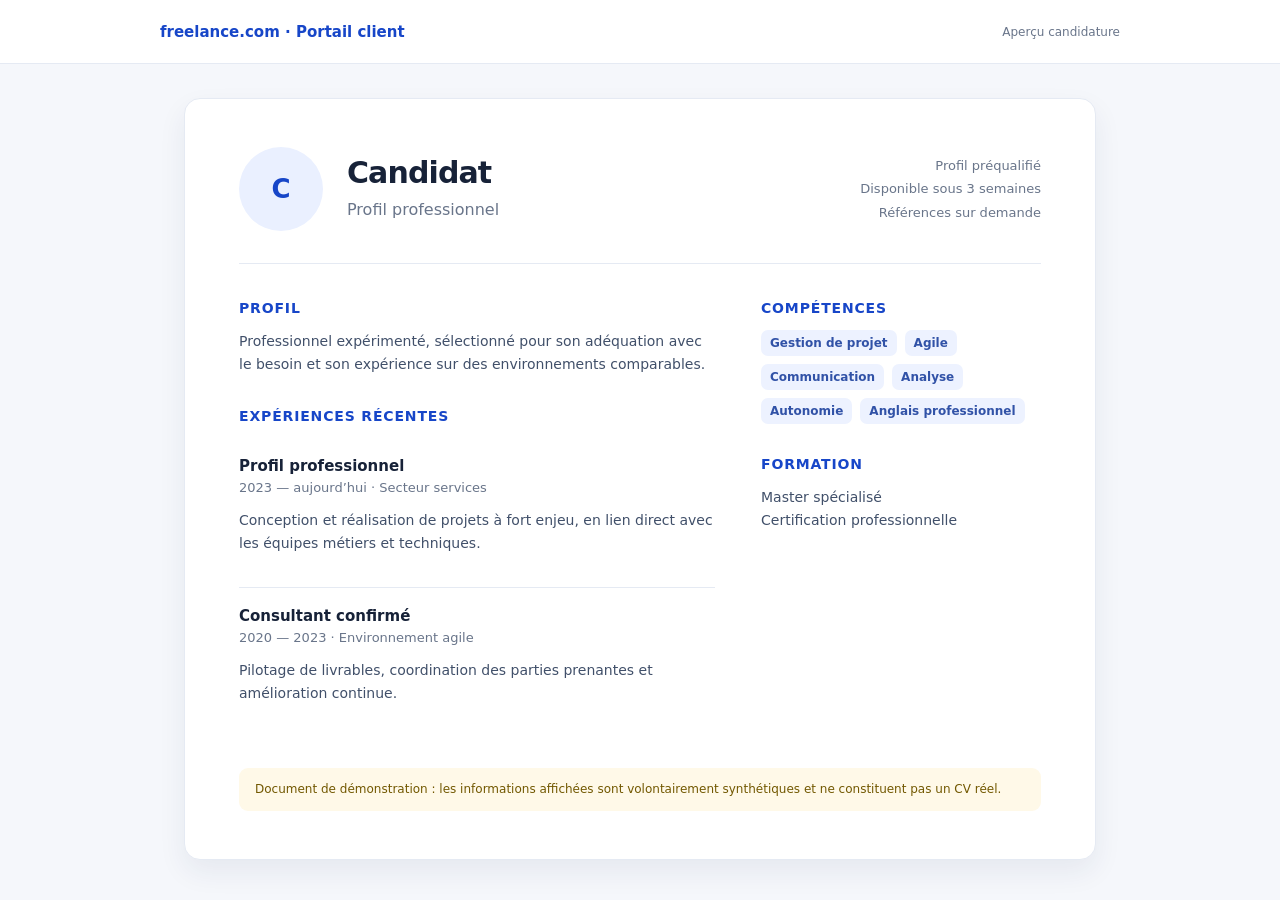
<file: cv.html>
<!doctype html>
<html lang="fr">
<head>
  <meta charset="utf-8">
  <meta name="viewport" content="width=device-width,initial-scale=1">
  <title>CV candidat — Portail client</title>
  <style>
    :root{--blue:#1746c8;--ink:#172238;--muted:#69758a;--line:#e5eaf3;--wash:#f5f7fb}*{box-sizing:border-box}body{margin:0;background:var(--wash);font-family:Inter,ui-sans-serif,system-ui,-apple-system,BlinkMacSystemFont,"Segoe UI",sans-serif;color:var(--ink)}.bar{height:64px;padding:0 max(26px,calc((100vw - 960px)/2));display:flex;align-items:center;justify-content:space-between;background:#fff;border-bottom:1px solid var(--line)}.brand{font-size:15px;font-weight:800;color:var(--blue)}.tag{font-size:12px;color:var(--muted)}main{max-width:960px;margin:34px auto;padding:0 24px}.document{background:#fff;border:1px solid var(--line);border-radius:16px;padding:48px 54px;box-shadow:0 12px 28px rgba(31,48,83,.07)}.intro{display:flex;align-items:center;gap:24px;padding-bottom:32px;border-bottom:1px solid var(--line)}.avatar{display:grid;place-items:center;width:84px;height:84px;border-radius:50%;background:#eaf0ff;color:var(--blue);font-size:26px;font-weight:850}.intro h1{margin:0;font-size:30px;letter-spacing:-.03em}.intro p{margin:7px 0 0;color:var(--muted);font-size:16px}.contact{margin-left:auto;text-align:right;font-size:13px;line-height:1.8;color:var(--muted)}.grid{display:grid;grid-template-columns:1fr 280px;gap:46px;margin-top:36px}h2{margin:0 0 14px;font-size:14px;letter-spacing:.06em;text-transform:uppercase;color:var(--blue)}p{font-size:14px;line-height:1.65;color:#41506a}.job{padding:18px 0;border-bottom:1px solid var(--line)}.job:last-child{border:0}.job b{font-size:15px}.job span{display:block;margin-top:5px;color:var(--muted);font-size:13px}.skills{display:flex;flex-wrap:wrap;gap:8px}.skills span{padding:6px 9px;border-radius:7px;background:#edf2ff;color:#3152a7;font-size:12px;font-weight:700}.notice{margin-top:30px;padding:13px 16px;border-radius:9px;background:#fff9e8;color:#725800;font-size:12px;line-height:1.45}@media(max-width:700px){.document{padding:30px 24px}.intro{align-items:flex-start;flex-wrap:wrap}.contact{margin-left:0;text-align:left}.grid{grid-template-columns:1fr;gap:30px}}
  </style>
</head>
<body>
  <header class="bar"><span class="brand">freelance.com · Portail client</span><span class="tag">Aperçu candidature</span></header>
  <main><article class="document">
    <header class="intro"><div class="avatar" id="initials">CV</div><div><h1 id="name">Candidat</h1><p id="role">Profil professionnel</p></div><div class="contact">Profil préqualifié<br>Disponible sous 3 semaines<br>Références sur demande</div></header>
    <div class="grid"><section><h2>Profil</h2><p id="summary">Professionnel expérimenté, sélectionné pour son adéquation avec le besoin et son expérience sur des environnements comparables.</p><h2 style="margin-top:32px">Expériences récentes</h2><div class="job"><b id="jobTitle">Mission de conseil</b><span>2023 — aujourd’hui · Secteur services</span><p>Conception et réalisation de projets à fort enjeu, en lien direct avec les équipes métiers et techniques.</p></div><div class="job"><b>Consultant confirmé</b><span>2020 — 2023 · Environnement agile</span><p>Pilotage de livrables, coordination des parties prenantes et amélioration continue.</p></div></section><aside><h2>Compétences</h2><div class="skills"><span>Gestion de projet</span><span>Agile</span><span>Communication</span><span>Analyse</span><span>Autonomie</span><span>Anglais professionnel</span></div><h2 style="margin-top:32px">Formation</h2><p>Master spécialisé<br>Certification professionnelle</p></aside></div>
    <div class="notice">Document de démonstration : les informations affichées sont volontairement synthétiques et ne constituent pas un CV réel.</div>
  </article></main>
  <script>
    const query=new URLSearchParams(location.search),name=query.get('candidate')||'Candidat',role=query.get('role')||'Profil professionnel',initials=name.split(' ').map(p=>p[0]).join('').slice(0,2).toUpperCase();
    document.title='CV — '+name;document.getElementById('name').textContent=name;document.getElementById('role').textContent=role;document.getElementById('initials').textContent=initials;document.getElementById('jobTitle').textContent=role;
  </script>
</body>
</html>
</file>
